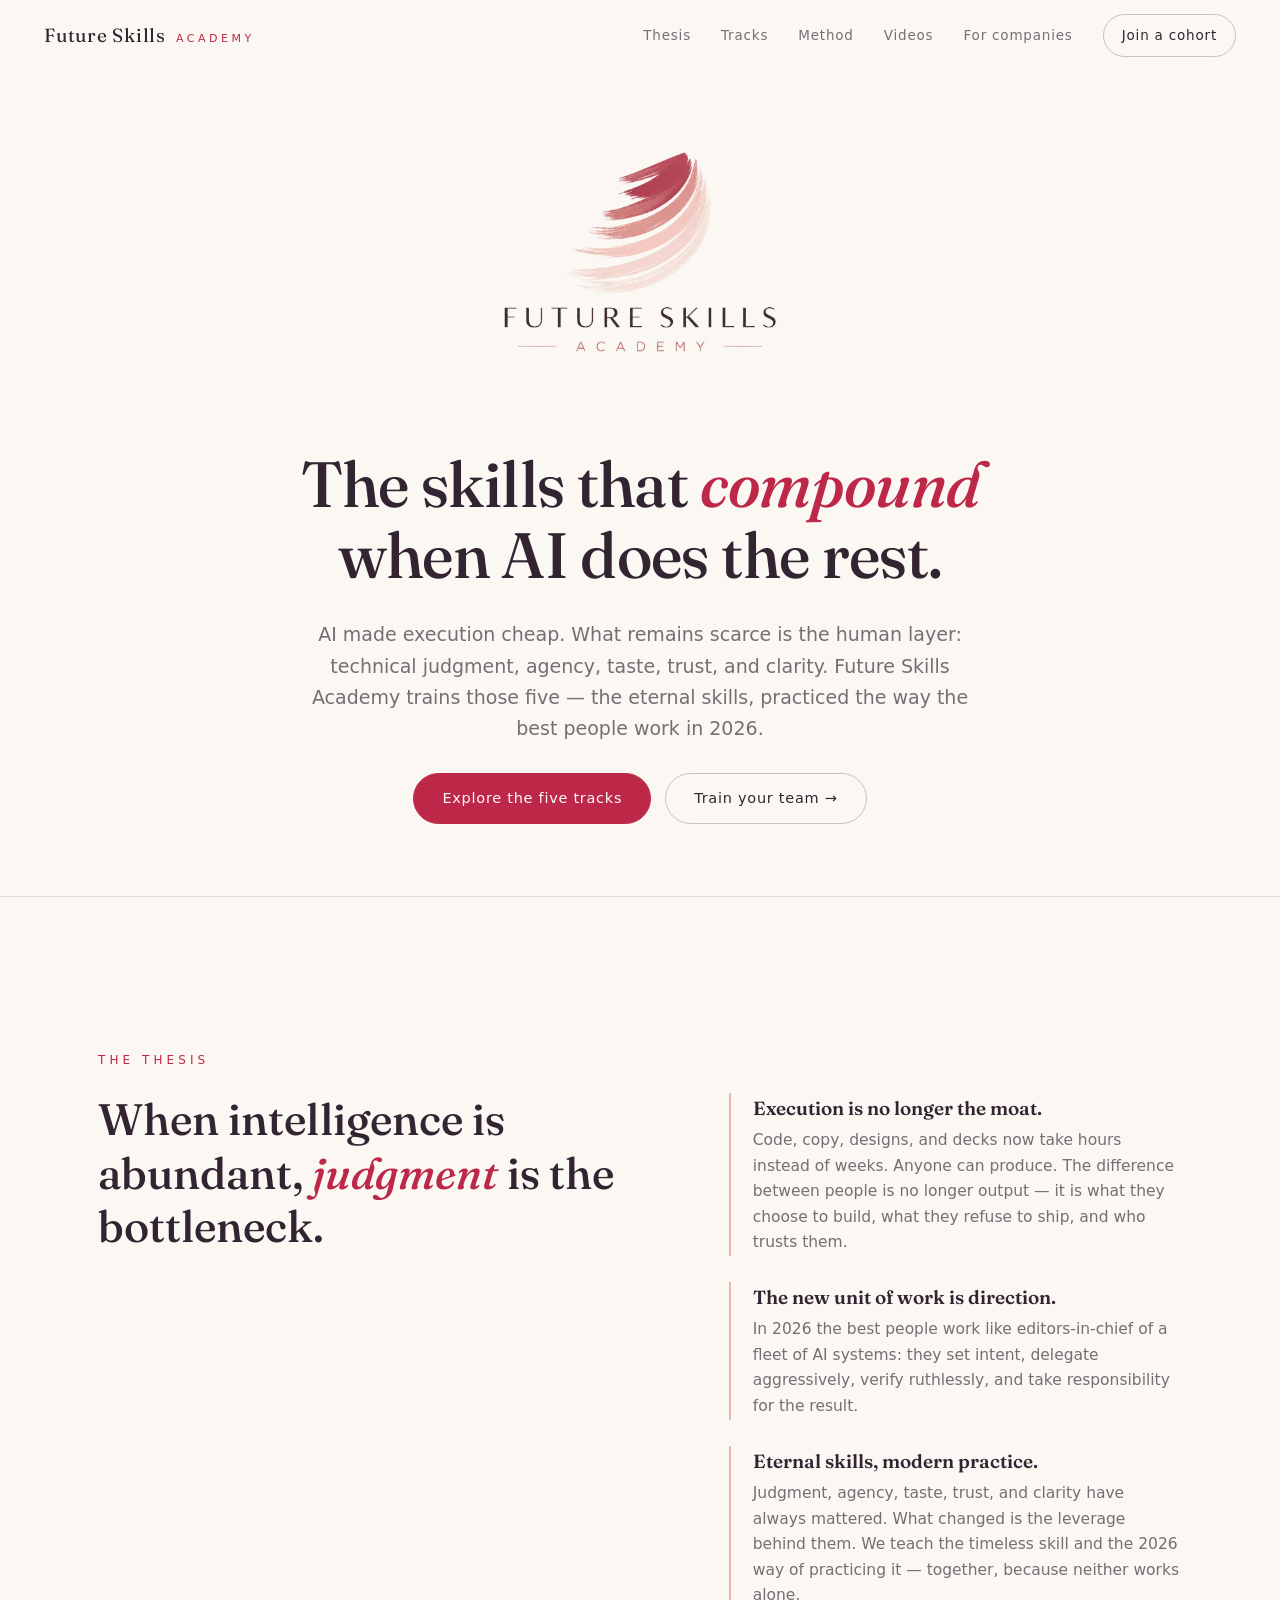
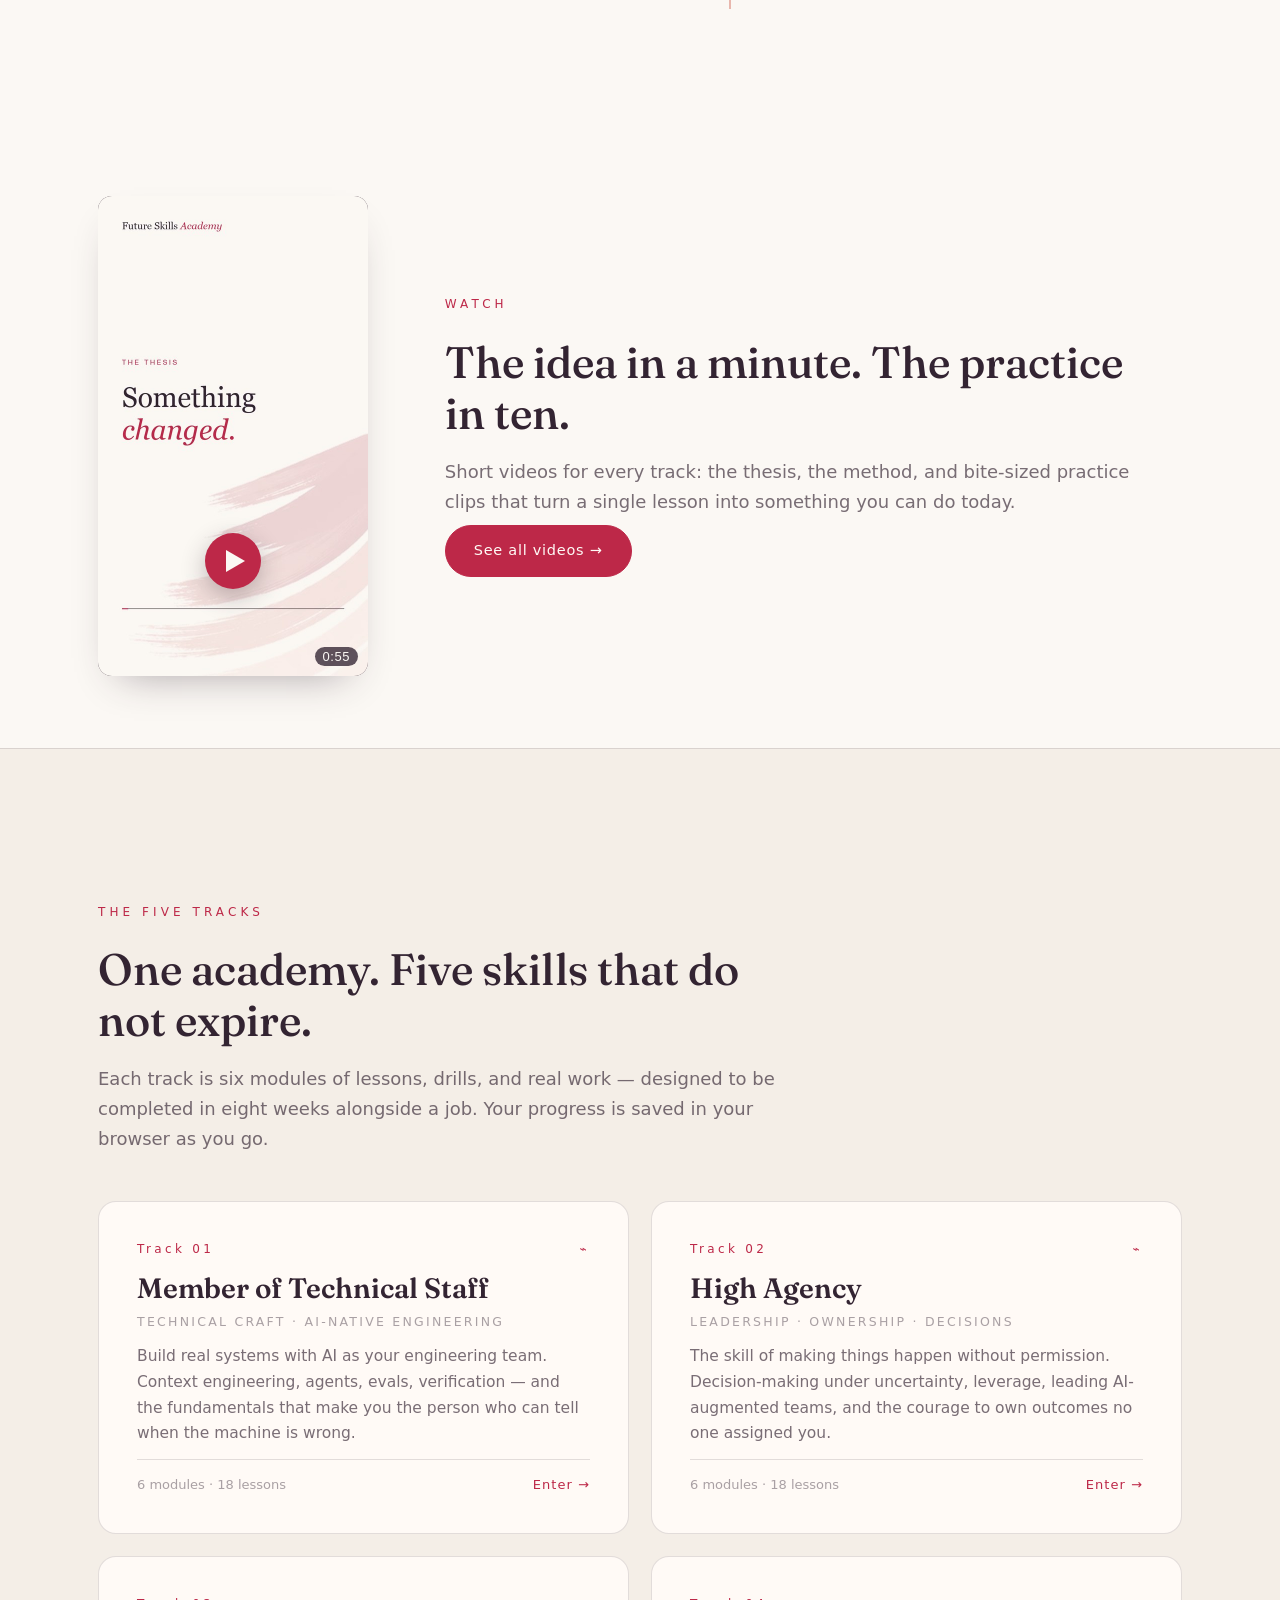
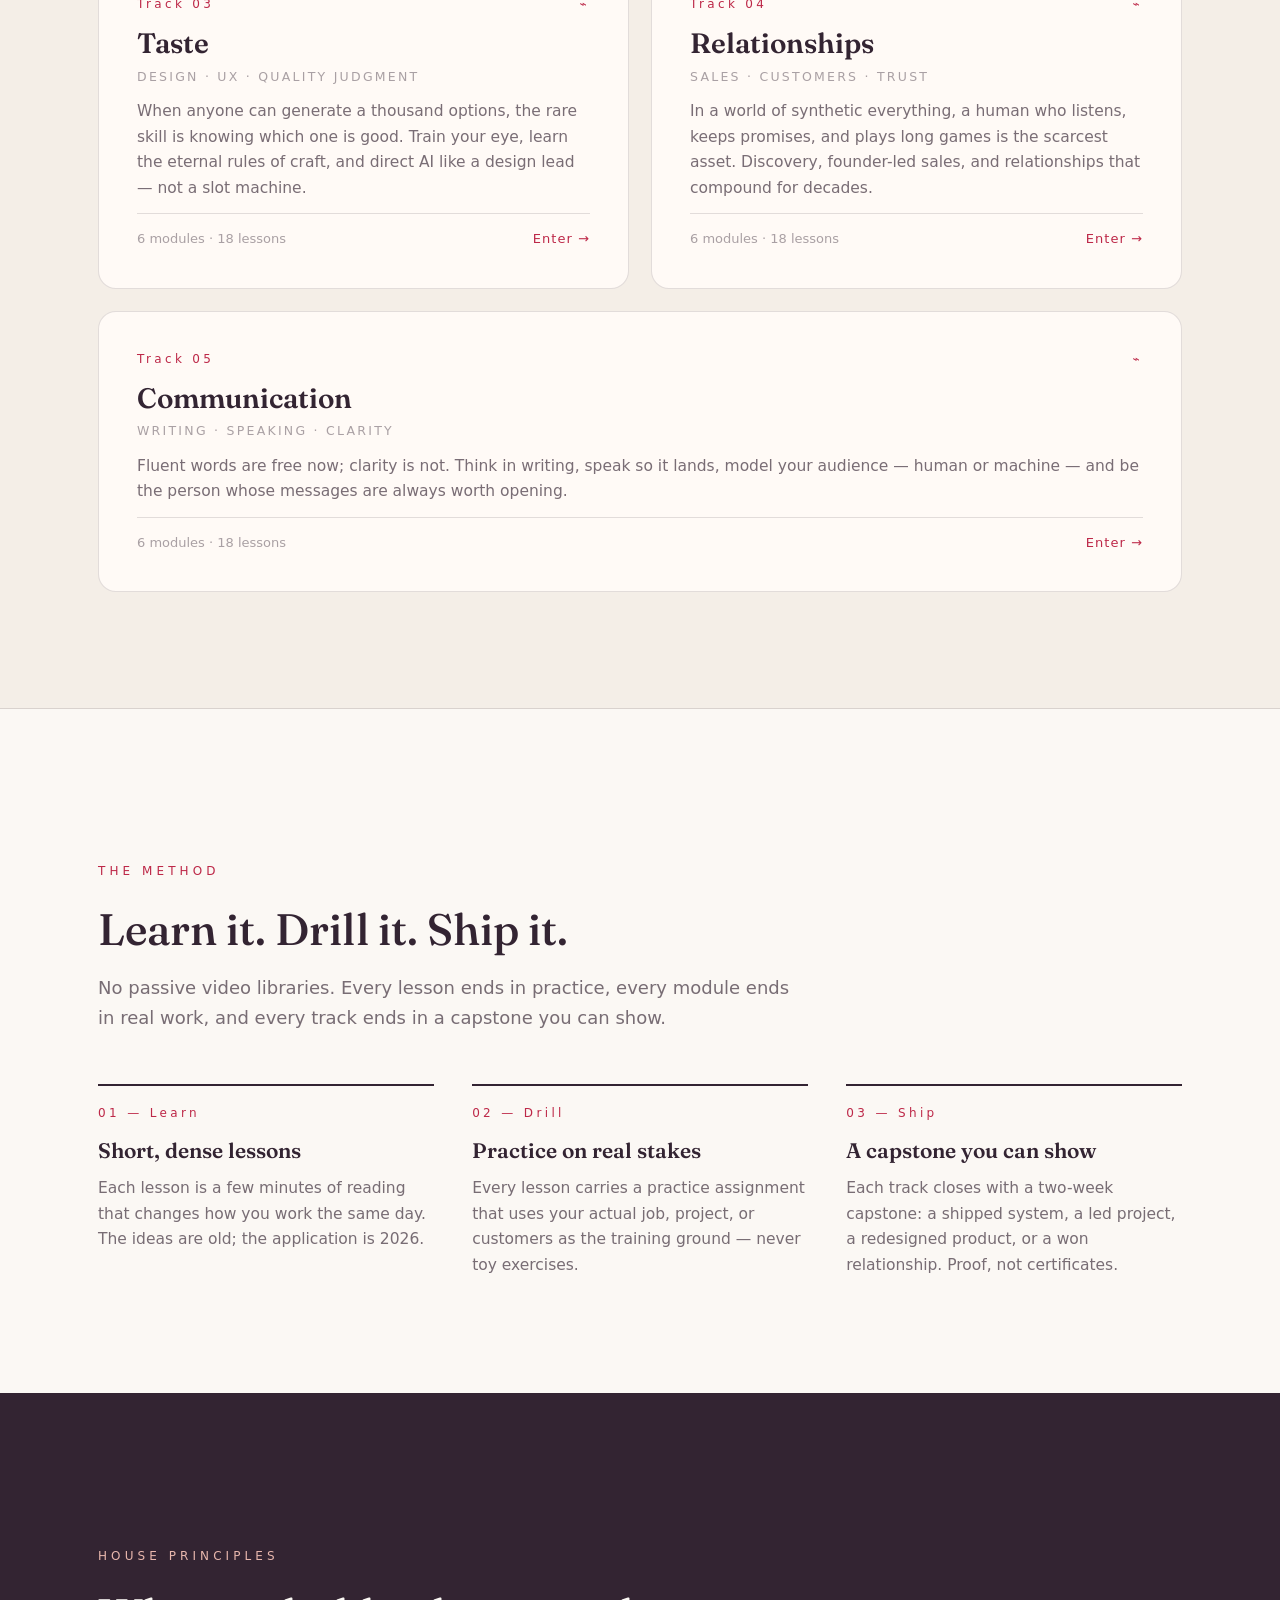
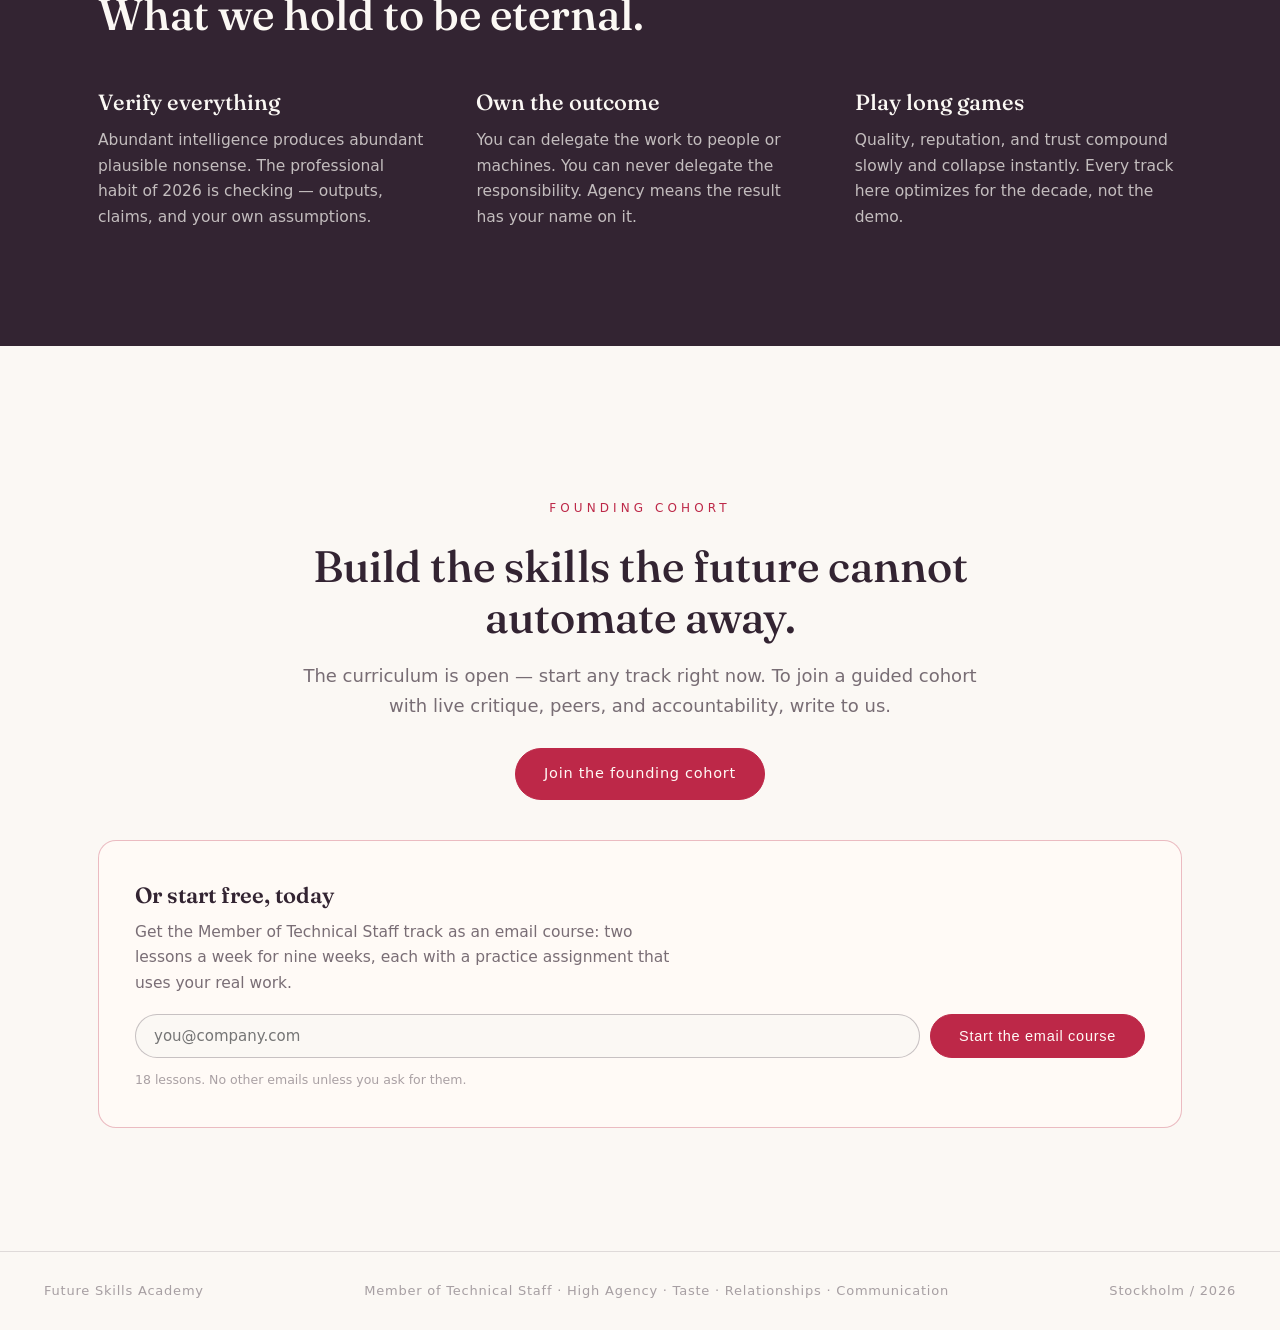
<file: index.html>
<!doctype html>
<html lang="en">
  <head>
    <meta charset="utf-8" />
    <meta name="viewport" content="width=device-width, initial-scale=1" />
    <meta
      name="description"
      content="Future Skills Academy teaches the five skills that compound in an AI-native world: technical craft, high agency, taste, relationships, and communication."
    />
    <title>Future Skills Academy — The skills that compound in 2026</title>
    <link rel="canonical" href="https://futureskillsacademy.ai/" />
    <meta property="og:type" content="website" />
    <meta property="og:site_name" content="Future Skills Academy" />
    <meta property="og:url" content="https://futureskillsacademy.ai/" />
    <meta property="og:title" content="Future Skills Academy — The skills that compound in 2026" />
    <meta property="og:description" content="Future Skills Academy teaches the five skills that compound in an AI-native world: technical craft, high agency, taste, relationships, and communication." />
    <meta property="og:image" content="https://futureskillsacademy.ai/assets/og-image.png" />
    <meta property="og:image:width" content="1200" />
    <meta property="og:image:height" content="630" />
    <meta property="og:image:alt" content="Future Skills Academy — The skills that compound when AI does the rest." />
    <meta name="twitter:card" content="summary_large_image" />
    <meta name="twitter:title" content="Future Skills Academy — The skills that compound in 2026" />
    <meta name="twitter:description" content="Future Skills Academy teaches the five skills that compound in an AI-native world: technical craft, high agency, taste, relationships, and communication." />
    <meta name="twitter:image" content="https://futureskillsacademy.ai/assets/og-image.png" />
    <link
      rel="icon"
      href="data:image/svg+xml,%3Csvg xmlns='http://www.w3.org/2000/svg' viewBox='0 0 64 64'%3E%3Crect width='64' height='64' rx='32' fill='%23322432'/%3E%3Cpath d='M17 42C30 17 48 14 50 18C40 22 33 31 28 46' fill='none' stroke='%23c23c56' stroke-width='7' stroke-linecap='round'/%3E%3C/svg%3E"
    />
    <link rel="preconnect" href="https://fonts.googleapis.com" />
    <link rel="preconnect" href="https://fonts.gstatic.com" crossorigin />
    <link
      href="https://fonts.googleapis.com/css2?family=Fraunces:ital,wght@0,400;0,500;0,600;1,400;1,500&display=swap"
      rel="stylesheet"
    />
    <link rel="stylesheet" href="styles.css" />
  </head>
  <body>
    <header class="site-header" data-header>
      <a class="brand" href="https://futureskillsacademy.ai/">Future Skills <em>Academy</em></a>
      <nav class="site-nav" aria-label="Primary navigation">
        <a href="#thesis">Thesis</a>
        <a href="#tracks">Tracks</a>
        <a href="#method">Method</a>
        <a href="videos.html">Videos</a>
        <a href="for-companies.html">For companies</a>
        <a class="nav-cta" href="#join">Join a cohort</a>
      </nav>
    </header>

    <main>
      <section class="hero wrap">
        <img
          class="hero-logo reveal"
          src="assets/future-skills-logo-transparent.png"
          alt="Future Skills Academy logo — a rose and carmine brush stroke"
        />
        <h1 class="reveal">The skills that <span class="accent">compound</span> when AI does the rest.</h1>
        <p class="hero-lede reveal">
          AI made execution cheap. What remains scarce is the human layer: technical judgment, agency,
          taste, trust, and clarity. Future Skills Academy trains those five — the eternal skills,
          practiced the way the best people work in 2026.
        </p>
        <div class="hero-actions reveal">
          <a class="btn" href="#tracks">Explore the five tracks</a>
          <a class="btn ghost" href="for-companies.html">Train your team →</a>
        </div>
      </section>

      <hr class="rule" />

      <section class="thesis wrap" id="thesis">
        <p class="section-note reveal">The thesis</p>
        <div class="thesis-grid">
          <blockquote class="reveal">
            When intelligence is abundant, <span class="accent">judgment</span> is the bottleneck.
          </blockquote>
          <ul class="thesis-points">
            <li class="reveal">
              <strong>Execution is no longer the moat.</strong>
              <p>
                Code, copy, designs, and decks now take hours instead of weeks. Anyone can produce.
                The difference between people is no longer output — it is what they choose to build,
                what they refuse to ship, and who trusts them.
              </p>
            </li>
            <li class="reveal">
              <strong>The new unit of work is direction.</strong>
              <p>
                In 2026 the best people work like editors-in-chief of a fleet of AI systems: they set
                intent, delegate aggressively, verify ruthlessly, and take responsibility for the result.
              </p>
            </li>
            <li class="reveal">
              <strong>Eternal skills, modern practice.</strong>
              <p>
                Judgment, agency, taste, trust, and clarity have always mattered. What changed is the
                leverage behind them. We teach the timeless skill and the 2026 way of practicing it —
                together, because neither works alone.
              </p>
            </li>
          </ul>
        </div>
      </section>

<!-- watch:start -->
      <section class="watch wrap" id="watch">
        <div class="watch-grid">
          <div class="reveal">
            <div class="video-frame" data-video="assets/video/01-judgment-is-the-bottleneck.mp4" data-slug="01-judgment-is-the-bottleneck" data-yt="_YkAbWHgTes"><button class="video-play" type="button" aria-label="Play: When intelligence is abundant, judgment is the bottleneck (55 seconds)"><img src="assets/video/01-judgment-is-the-bottleneck.jpg" alt="" loading="lazy" width="270" height="480" /><span class="video-play-icon" aria-hidden="true"></span><span class="video-dur">0:55</span></button></div>
          </div>
          <div>
            <p class="section-note reveal">Watch</p>
            <h2 class="section-title reveal">The idea in a minute. The practice in ten.</h2>
            <p class="section-lede reveal">
              Short videos for every track: the thesis, the method, and bite-sized practice clips
              that turn a single lesson into something you can do today.
            </p>
            <a class="btn reveal" href="videos.html">See all videos →</a>
          </div>
        </div>
      </section>
      <!-- watch:end -->

      <section class="pillars" id="tracks">
        <div class="wrap">
          <p class="section-note reveal">The five tracks</p>
          <h2 class="section-title reveal">One academy. Five skills that do not expire.</h2>
          <p class="section-lede reveal">
            Each track is six modules of lessons, drills, and real work — designed to be completed in
            eight weeks alongside a job. Your progress is saved in your browser as you go.
          </p>

          <div class="pillar-grid">
            <a class="pillar reveal" href="tracks/member-of-technical-staff.html">
              <span class="pillar-no">Track 01 <span aria-hidden="true">⌁</span></span>
              <h3>Member of Technical Staff</h3>
              <p class="pillar-domain">Technical craft · AI-native engineering</p>
              <p class="pillar-desc">
                Build real systems with AI as your engineering team. Context engineering, agents,
                evals, verification — and the fundamentals that make you the person who can tell
                when the machine is wrong.
              </p>
              <div class="pillar-meta">
                <span class="pillar-progress" data-track-progress="mts" data-track-total="18">6 modules · 18 lessons</span>
                <span class="go">Enter →</span>
              </div>
            </a>

            <a class="pillar reveal" href="tracks/high-agency.html">
              <span class="pillar-no">Track 02 <span aria-hidden="true">⌁</span></span>
              <h3>High Agency</h3>
              <p class="pillar-domain">Leadership · Ownership · Decisions</p>
              <p class="pillar-desc">
                The skill of making things happen without permission. Decision-making under
                uncertainty, leverage, leading AI-augmented teams, and the courage to own outcomes
                no one assigned you.
              </p>
              <div class="pillar-meta">
                <span class="pillar-progress" data-track-progress="agency" data-track-total="18">6 modules · 18 lessons</span>
                <span class="go">Enter →</span>
              </div>
            </a>

            <a class="pillar reveal" href="tracks/taste.html">
              <span class="pillar-no">Track 03 <span aria-hidden="true">⌁</span></span>
              <h3>Taste</h3>
              <p class="pillar-domain">Design · UX · Quality judgment</p>
              <p class="pillar-desc">
                When anyone can generate a thousand options, the rare skill is knowing which one is
                good. Train your eye, learn the eternal rules of craft, and direct AI like a design
                lead — not a slot machine.
              </p>
              <div class="pillar-meta">
                <span class="pillar-progress" data-track-progress="taste" data-track-total="18">6 modules · 18 lessons</span>
                <span class="go">Enter →</span>
              </div>
            </a>

            <a class="pillar reveal" href="tracks/relationships.html">
              <span class="pillar-no">Track 04 <span aria-hidden="true">⌁</span></span>
              <h3>Relationships</h3>
              <p class="pillar-domain">Sales · Customers · Trust</p>
              <p class="pillar-desc">
                In a world of synthetic everything, a human who listens, keeps promises, and plays
                long games is the scarcest asset. Discovery, founder-led sales, and relationships
                that compound for decades.
              </p>
              <div class="pillar-meta">
                <span class="pillar-progress" data-track-progress="rel" data-track-total="18">6 modules · 18 lessons</span>
                <span class="go">Enter →</span>
              </div>
            </a>

            <a class="pillar reveal" href="tracks/communication.html">
              <span class="pillar-no">Track 05 <span aria-hidden="true">⌁</span></span>
              <h3>Communication</h3>
              <p class="pillar-domain">Writing · Speaking · Clarity</p>
              <p class="pillar-desc">
                Fluent words are free now; clarity is not. Think in writing, speak so it lands,
                model your audience — human or machine — and be the person whose messages are
                always worth opening.
              </p>
              <div class="pillar-meta">
                <span class="pillar-progress" data-track-progress="comm" data-track-total="18">6 modules · 18 lessons</span>
                <span class="go">Enter →</span>
              </div>
            </a>
          </div>
        </div>
      </section>

      <section class="method wrap" id="method">
        <p class="section-note reveal">The method</p>
        <h2 class="section-title reveal">Learn it. Drill it. Ship it.</h2>
        <p class="section-lede reveal">
          No passive video libraries. Every lesson ends in practice, every module ends in real work,
          and every track ends in a capstone you can show.
        </p>
        <div class="method-grid">
          <div class="method-step reveal">
            <span>01 — Learn</span>
            <h3>Short, dense lessons</h3>
            <p>
              Each lesson is a few minutes of reading that changes how you work the same day. The
              ideas are old; the application is 2026.
            </p>
          </div>
          <div class="method-step reveal">
            <span>02 — Drill</span>
            <h3>Practice on real stakes</h3>
            <p>
              Every lesson carries a practice assignment that uses your actual job, project, or
              customers as the training ground — never toy exercises.
            </p>
          </div>
          <div class="method-step reveal">
            <span>03 — Ship</span>
            <h3>A capstone you can show</h3>
            <p>
              Each track closes with a two-week capstone: a shipped system, a led project, a
              redesigned product, or a won relationship. Proof, not certificates.
            </p>
          </div>
        </div>
      </section>

      <section class="principles">
        <div class="wrap">
          <p class="section-note reveal">House principles</p>
          <h2 class="section-title reveal">What we hold to be eternal.</h2>
          <div class="principle-grid">
            <div class="principle reveal">
              <h3>Verify everything</h3>
              <p>
                Abundant intelligence produces abundant plausible nonsense. The professional habit
                of 2026 is checking — outputs, claims, and your own assumptions.
              </p>
            </div>
            <div class="principle reveal">
              <h3>Own the outcome</h3>
              <p>
                You can delegate the work to people or machines. You can never delegate the
                responsibility. Agency means the result has your name on it.
              </p>
            </div>
            <div class="principle reveal">
              <h3>Play long games</h3>
              <p>
                Quality, reputation, and trust compound slowly and collapse instantly. Every track
                here optimizes for the decade, not the demo.
              </p>
            </div>
          </div>
        </div>
      </section>

      <section class="cta wrap" id="join">
        <p class="section-note reveal">Founding cohort</p>
        <h2 class="section-title reveal">Build the skills the future cannot automate away.</h2>
        <p class="section-lede reveal">
          The curriculum is open — start any track right now. To join a guided cohort with live
          critique, peers, and accountability, write to us.
        </p>
        <a
          class="btn reveal"
          href="mailto:hello@futureskillsacademy.ai?subject=Future%20Skills%20Academy%20founding%20cohort"
          >Join the founding cohort</a
        >

        <div class="email-capture reveal" data-email-capture style="margin-top: 40px; text-align: left">
          <h3>Or start free, today</h3>
          <p>
            Get the Member of Technical Staff track as an email course: two lessons a week for nine
            weeks, each with a practice assignment that uses your real work.
          </p>
          <form class="email-capture-form">
            <input
              type="email"
              name="email_address"
              required
              placeholder="you@company.com"
              aria-label="Email address"
            />
            <button class="btn" type="submit">Start the email course</button>
          </form>
          <p class="email-capture-note">18 lessons. No other emails unless you ask for them.</p>
        </div>
      </section>
    </main>

    <footer>
      <span>Future Skills Academy</span>
      <span>Member of Technical Staff · High Agency · Taste · Relationships · Communication</span>
      <span>Stockholm / 2026</span>
    </footer>

    <script data-goatcounter="https://futureskillsacademy.goatcounter.com/count" async src="https://gc.zgo.at/count.js"></script>
    <script src="script.js"></script>
  </body>
</html>
</file>
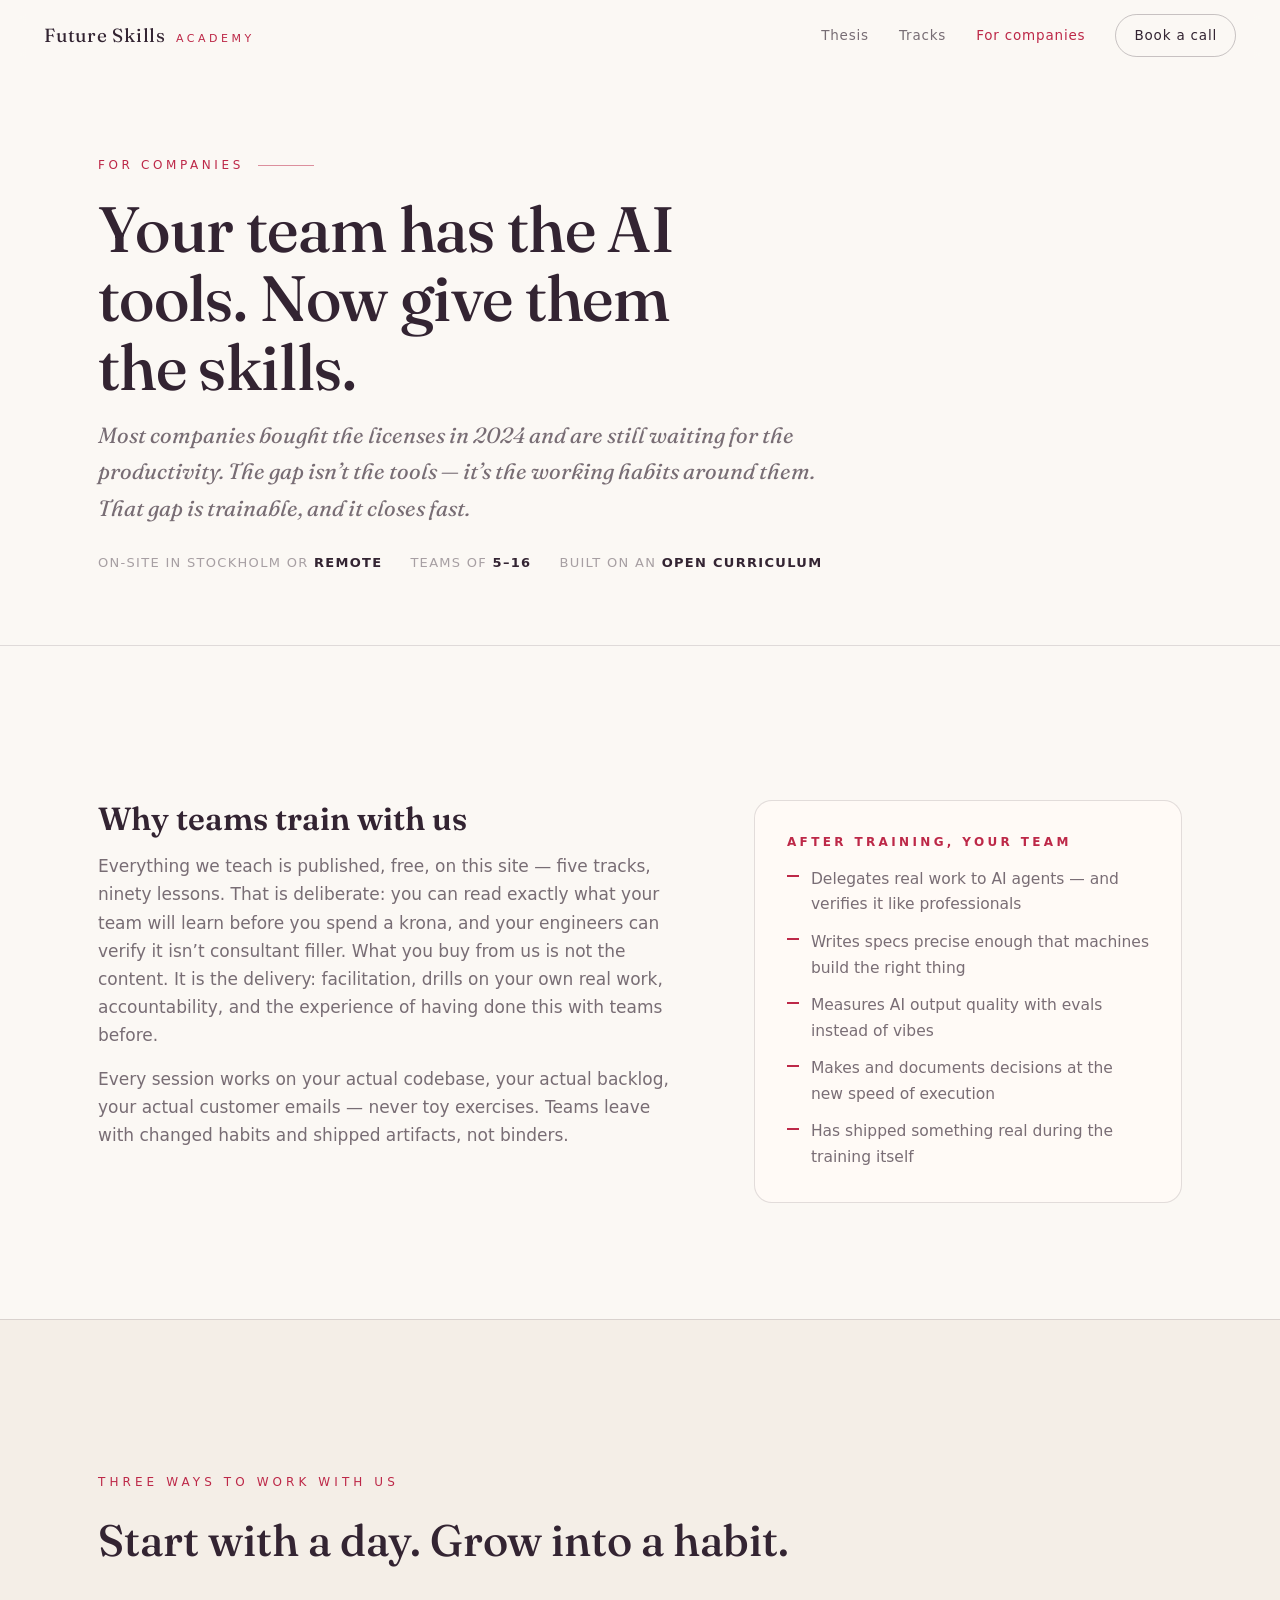
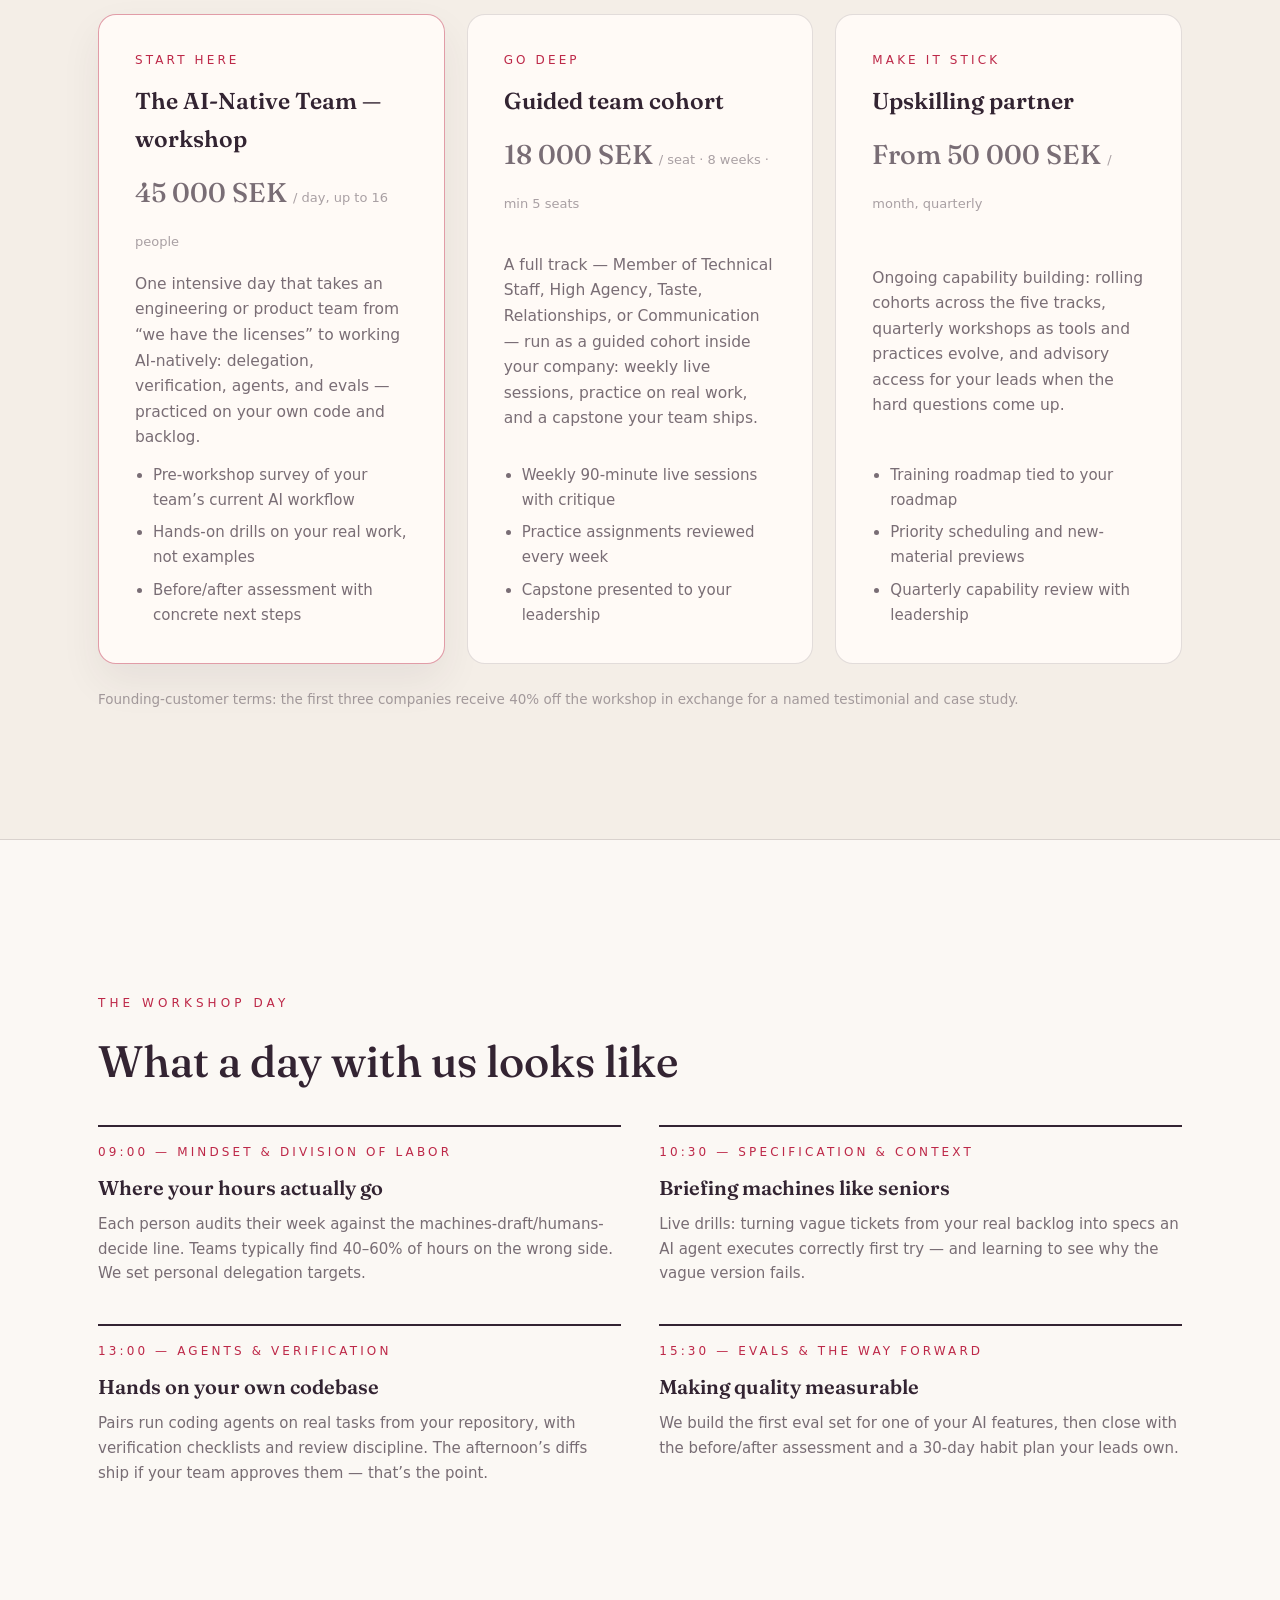
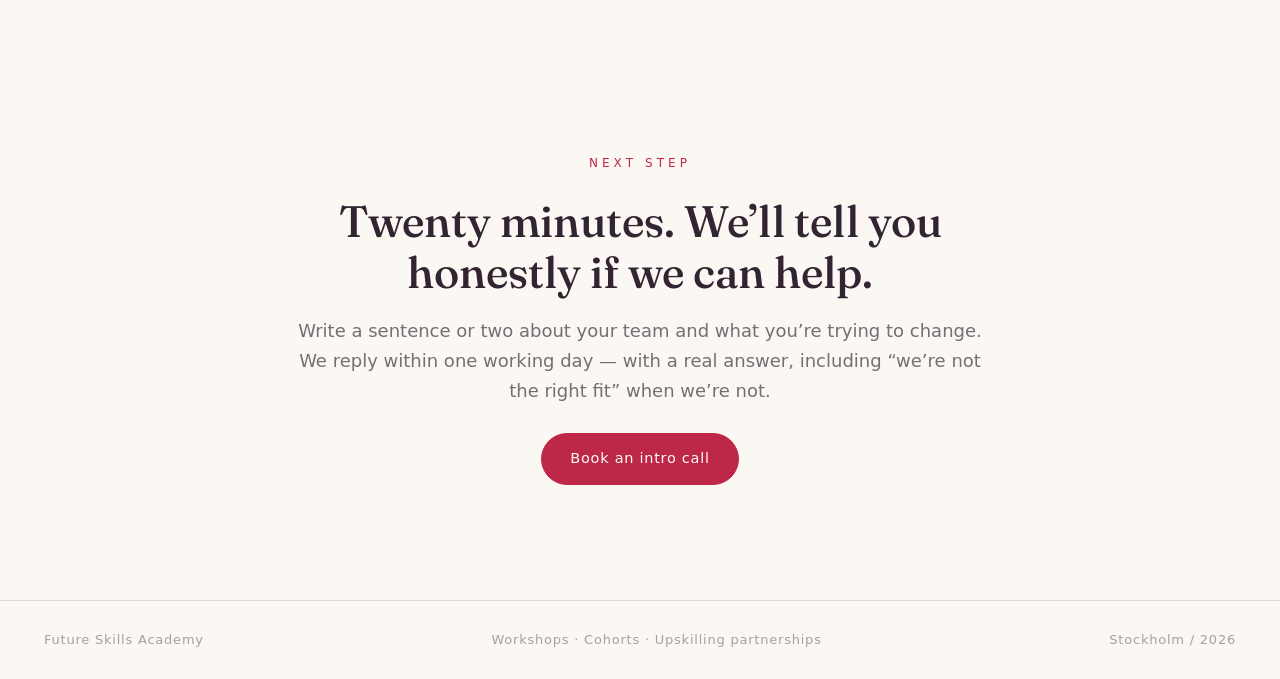
<file: for-companies.html>
<!doctype html>
<html lang="en">
  <head>
    <meta charset="utf-8" />
    <meta name="viewport" content="width=device-width, initial-scale=1" />
    <meta
      name="description"
      content="Train your team for the AI-native era. Workshops, guided cohorts, and upskilling partnerships from Future Skills Academy — built on an open curriculum your team can verify before you buy."
    />
    <title>Train your team — Future Skills Academy</title>
    <link rel="canonical" href="https://futureskillsacademy.ai/for-companies.html" />
    <meta property="og:type" content="website" />
    <meta property="og:site_name" content="Future Skills Academy" />
    <meta property="og:url" content="https://futureskillsacademy.ai/for-companies.html" />
    <meta property="og:title" content="Train your team — Future Skills Academy" />
    <meta property="og:description" content="Workshops, guided cohorts, and upskilling partnerships for the AI-native era — built on an open curriculum your team can verify before you buy." />
    <meta property="og:image" content="https://futureskillsacademy.ai/assets/og-image.png" />
    <meta property="og:image:width" content="1200" />
    <meta property="og:image:height" content="630" />
    <meta property="og:image:alt" content="Future Skills Academy — The skills that compound when AI does the rest." />
    <meta name="twitter:card" content="summary_large_image" />
    <meta name="twitter:title" content="Train your team — Future Skills Academy" />
    <meta name="twitter:description" content="Workshops, guided cohorts, and upskilling partnerships for the AI-native era." />
    <meta name="twitter:image" content="https://futureskillsacademy.ai/assets/og-image.png" />
    <link
      rel="icon"
      href="data:image/svg+xml,%3Csvg xmlns='http://www.w3.org/2000/svg' viewBox='0 0 64 64'%3E%3Crect width='64' height='64' rx='32' fill='%23322432'/%3E%3Cpath d='M17 42C30 17 48 14 50 18C40 22 33 31 28 46' fill='none' stroke='%23c23c56' stroke-width='7' stroke-linecap='round'/%3E%3C/svg%3E"
    />
    <link rel="preconnect" href="https://fonts.googleapis.com" />
    <link rel="preconnect" href="https://fonts.gstatic.com" crossorigin />
    <link
      href="https://fonts.googleapis.com/css2?family=Fraunces:ital,wght@0,400;0,500;0,600;1,400;1,500&display=swap"
      rel="stylesheet"
    />
    <link rel="stylesheet" href="styles.css" />
  </head>
  <body>
    <header class="site-header" data-header>
      <a class="brand" href="https://futureskillsacademy.ai/">Future Skills <em>Academy</em></a>
      <nav class="site-nav" aria-label="Primary navigation">
        <a href="index.html#thesis">Thesis</a>
        <a href="index.html#tracks">Tracks</a>
        <a href="for-companies.html" aria-current="page">For companies</a>
        <a
          class="nav-cta"
          data-booking
          href="mailto:hello@futureskillsacademy.ai?subject=Team%20training%20inquiry"
          >Book a call</a
        >
      </nav>
    </header>

    <main>
      <section class="track-hero">
        <div class="wrap">
          <p class="track-kicker">For companies</p>
          <h1>Your team has the AI tools. Now give them the skills.</h1>
          <p class="track-epigraph">
            Most companies bought the licenses in 2024 and are still waiting for the productivity.
            The gap isn’t the tools — it’s the working habits around them. That gap is trainable,
            and it closes fast.
          </p>
          <div class="track-meta">
            <span>On-site in Stockholm or <strong>remote</strong></span>
            <span>Teams of <strong>5–16</strong></span>
            <span>Built on an <strong>open curriculum</strong></span>
          </div>
        </div>
      </section>

      <section class="wrap">
        <div class="track-intro-grid">
          <div class="reveal">
            <h2>Why teams train with us</h2>
            <p>
              Everything we teach is published, free, on this site — five tracks, ninety lessons.
              That is deliberate: you can read exactly what your team will learn before you spend a
              krona, and your engineers can verify it isn’t consultant filler. What you buy from us
              is not the content. It is the delivery: facilitation, drills on your own real work,
              accountability, and the experience of having done this with teams before.
            </p>
            <p>
              Every session works on your actual codebase, your actual backlog, your actual
              customer emails — never toy exercises. Teams leave with changed habits and shipped
              artifacts, not binders.
            </p>
          </div>
          <aside class="outcomes reveal">
            <h3>After training, your team</h3>
            <ul>
              <li>Delegates real work to AI agents — and verifies it like professionals</li>
              <li>Writes specs precise enough that machines build the right thing</li>
              <li>Measures AI output quality with evals instead of vibes</li>
              <li>Makes and documents decisions at the new speed of execution</li>
              <li>Has shipped something real during the training itself</li>
            </ul>
          </aside>
        </div>
      </section>

      <section class="pillars">
        <div class="wrap">
          <p class="section-note reveal">Three ways to work with us</p>
          <h2 class="section-title reveal">Start with a day. Grow into a habit.</h2>
          <div class="offer-grid">
            <div class="offer is-featured reveal">
              <span class="offer-tag">Start here</span>
              <h3>The AI-Native Team — workshop</h3>
              <p class="offer-price">45 000 SEK <em>/ day, up to 16 people</em></p>
              <p>
                One intensive day that takes an engineering or product team from “we have the
                licenses” to working AI-natively: delegation, verification, agents, and evals —
                practiced on your own code and backlog.
              </p>
              <ul>
                <li>Pre-workshop survey of your team’s current AI workflow</li>
                <li>Hands-on drills on your real work, not examples</li>
                <li>Before/after assessment with concrete next steps</li>
              </ul>
            </div>
            <div class="offer reveal">
              <span class="offer-tag">Go deep</span>
              <h3>Guided team cohort</h3>
              <p class="offer-price">18 000 SEK <em>/ seat · 8 weeks · min 5 seats</em></p>
              <p>
                A full track — Member of Technical Staff, High Agency, Taste, Relationships, or
                Communication — run as a guided cohort inside your company: weekly live sessions,
                practice on real work, and a capstone your team ships.
              </p>
              <ul>
                <li>Weekly 90-minute live sessions with critique</li>
                <li>Practice assignments reviewed every week</li>
                <li>Capstone presented to your leadership</li>
              </ul>
            </div>
            <div class="offer reveal">
              <span class="offer-tag">Make it stick</span>
              <h3>Upskilling partner</h3>
              <p class="offer-price">From 50 000 SEK <em>/ month, quarterly</em></p>
              <p>
                Ongoing capability building: rolling cohorts across the five tracks, quarterly
                workshops as tools and practices evolve, and advisory access for your leads when
                the hard questions come up.
              </p>
              <ul>
                <li>Training roadmap tied to your roadmap</li>
                <li>Priority scheduling and new-material previews</li>
                <li>Quarterly capability review with leadership</li>
              </ul>
            </div>
          </div>
          <p class="quiet-note" style="margin-top: 24px; color: var(--plum-faint); font-size: 13.5px">
            Founding-customer terms: the first three companies receive 40% off the workshop in
            exchange for a named testimonial and case study.
          </p>
        </div>
      </section>

      <section class="wrap">
        <p class="section-note reveal">The workshop day</p>
        <h2 class="section-title reveal">What a day with us looks like</h2>
        <div class="agenda">
          <div class="agenda-block reveal">
            <span>09:00 — Mindset &amp; division of labor</span>
            <h3>Where your hours actually go</h3>
            <p>
              Each person audits their week against the machines-draft/humans-decide line. Teams
              typically find 40–60% of hours on the wrong side. We set personal delegation targets.
            </p>
          </div>
          <div class="agenda-block reveal">
            <span>10:30 — Specification &amp; context</span>
            <h3>Briefing machines like seniors</h3>
            <p>
              Live drills: turning vague tickets from your real backlog into specs an AI agent
              executes correctly first try — and learning to see why the vague version fails.
            </p>
          </div>
          <div class="agenda-block reveal">
            <span>13:00 — Agents &amp; verification</span>
            <h3>Hands on your own codebase</h3>
            <p>
              Pairs run coding agents on real tasks from your repository, with verification
              checklists and review discipline. The afternoon’s diffs ship if your team approves
              them — that’s the point.
            </p>
          </div>
          <div class="agenda-block reveal">
            <span>15:30 — Evals &amp; the way forward</span>
            <h3>Making quality measurable</h3>
            <p>
              We build the first eval set for one of your AI features, then close with the
              before/after assessment and a 30-day habit plan your leads own.
            </p>
          </div>
        </div>
      </section>

      <section class="cta wrap" id="book">
        <p class="section-note reveal">Next step</p>
        <h2 class="section-title reveal">Twenty minutes. We’ll tell you honestly if we can help.</h2>
        <p class="section-lede reveal">
          Write a sentence or two about your team and what you’re trying to change. We reply within
          one working day — with a real answer, including “we’re not the right fit” when we’re not.
        </p>
        <a
          class="btn reveal"
          data-booking
          href="mailto:hello@futureskillsacademy.ai?subject=Team%20training%20inquiry"
          >Book an intro call</a
        >
      </section>
    </main>

    <footer>
      <span>Future Skills Academy</span>
      <span>Workshops · Cohorts · Upskilling partnerships</span>
      <span>Stockholm / 2026</span>
    </footer>

    <script data-goatcounter="https://futureskillsacademy.goatcounter.com/count" async src="https://gc.zgo.at/count.js"></script>
    <script src="script.js"></script>
  </body>
</html>
</file>
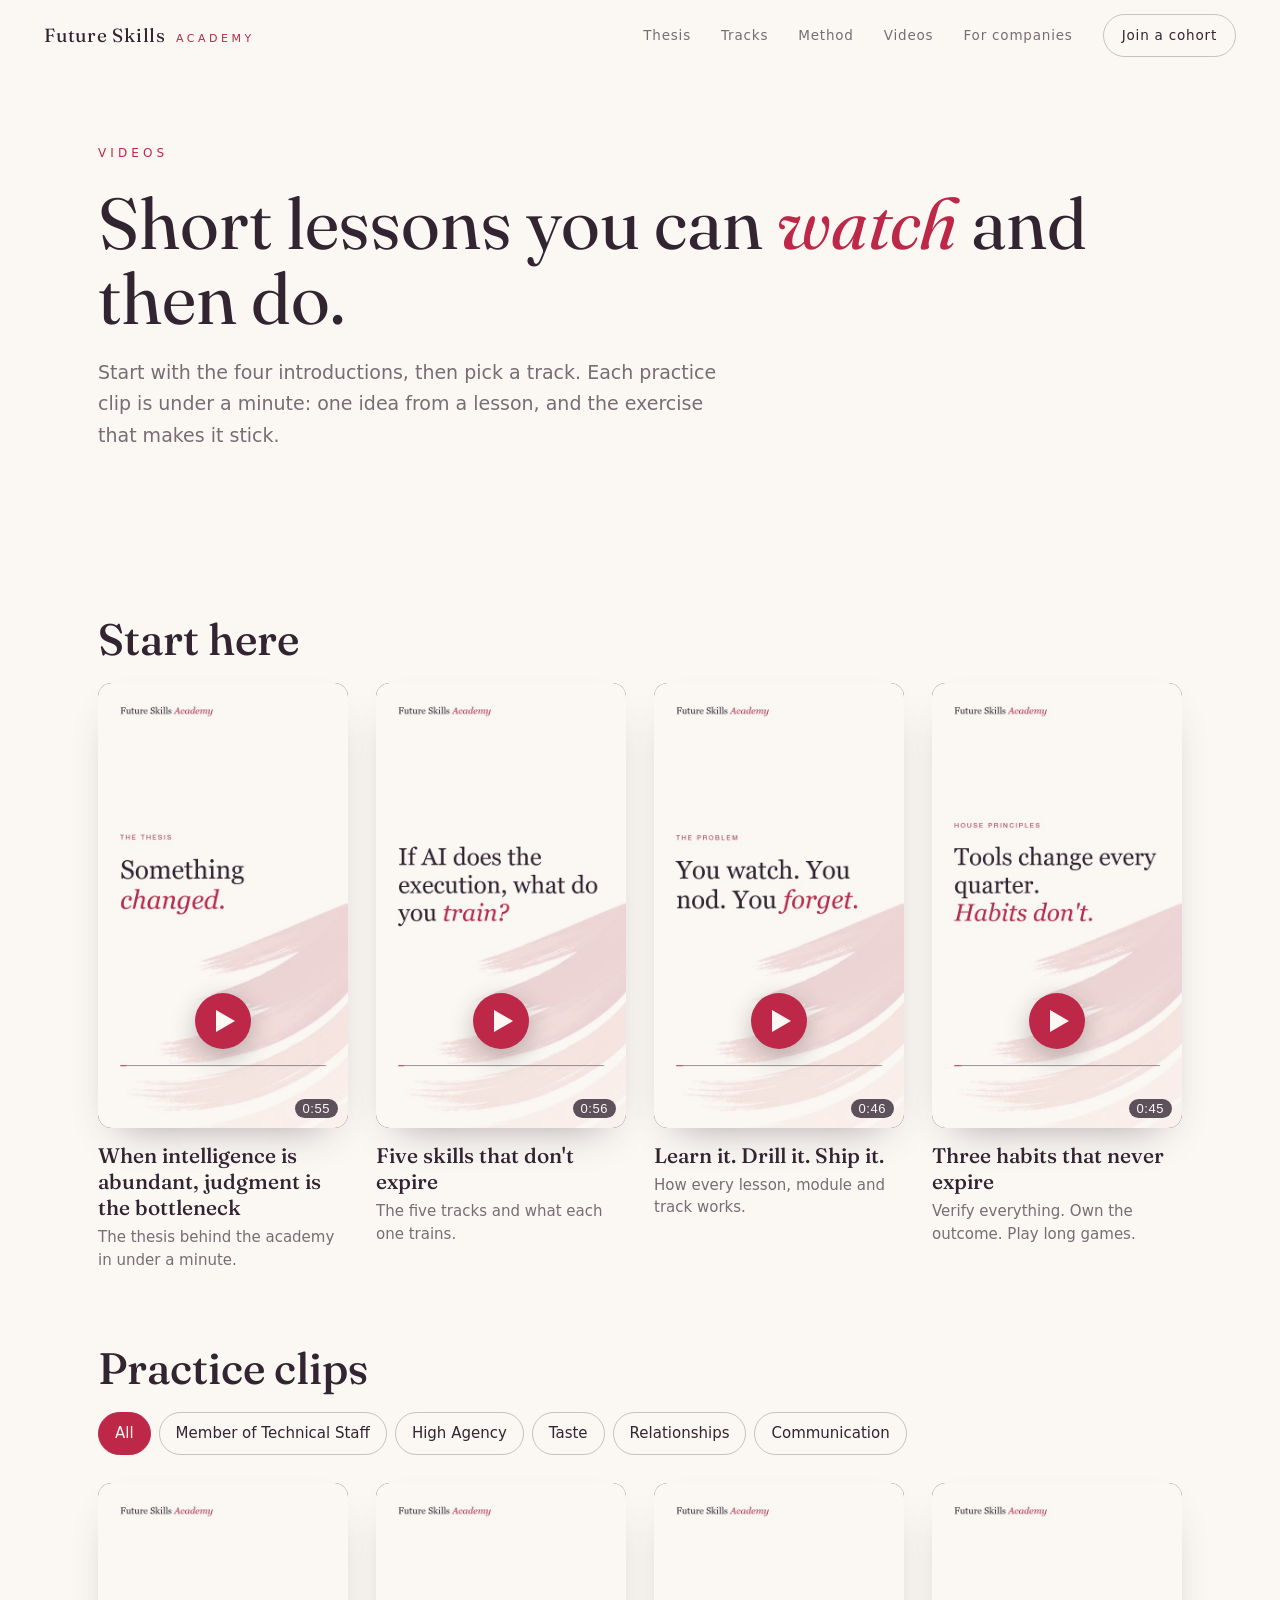
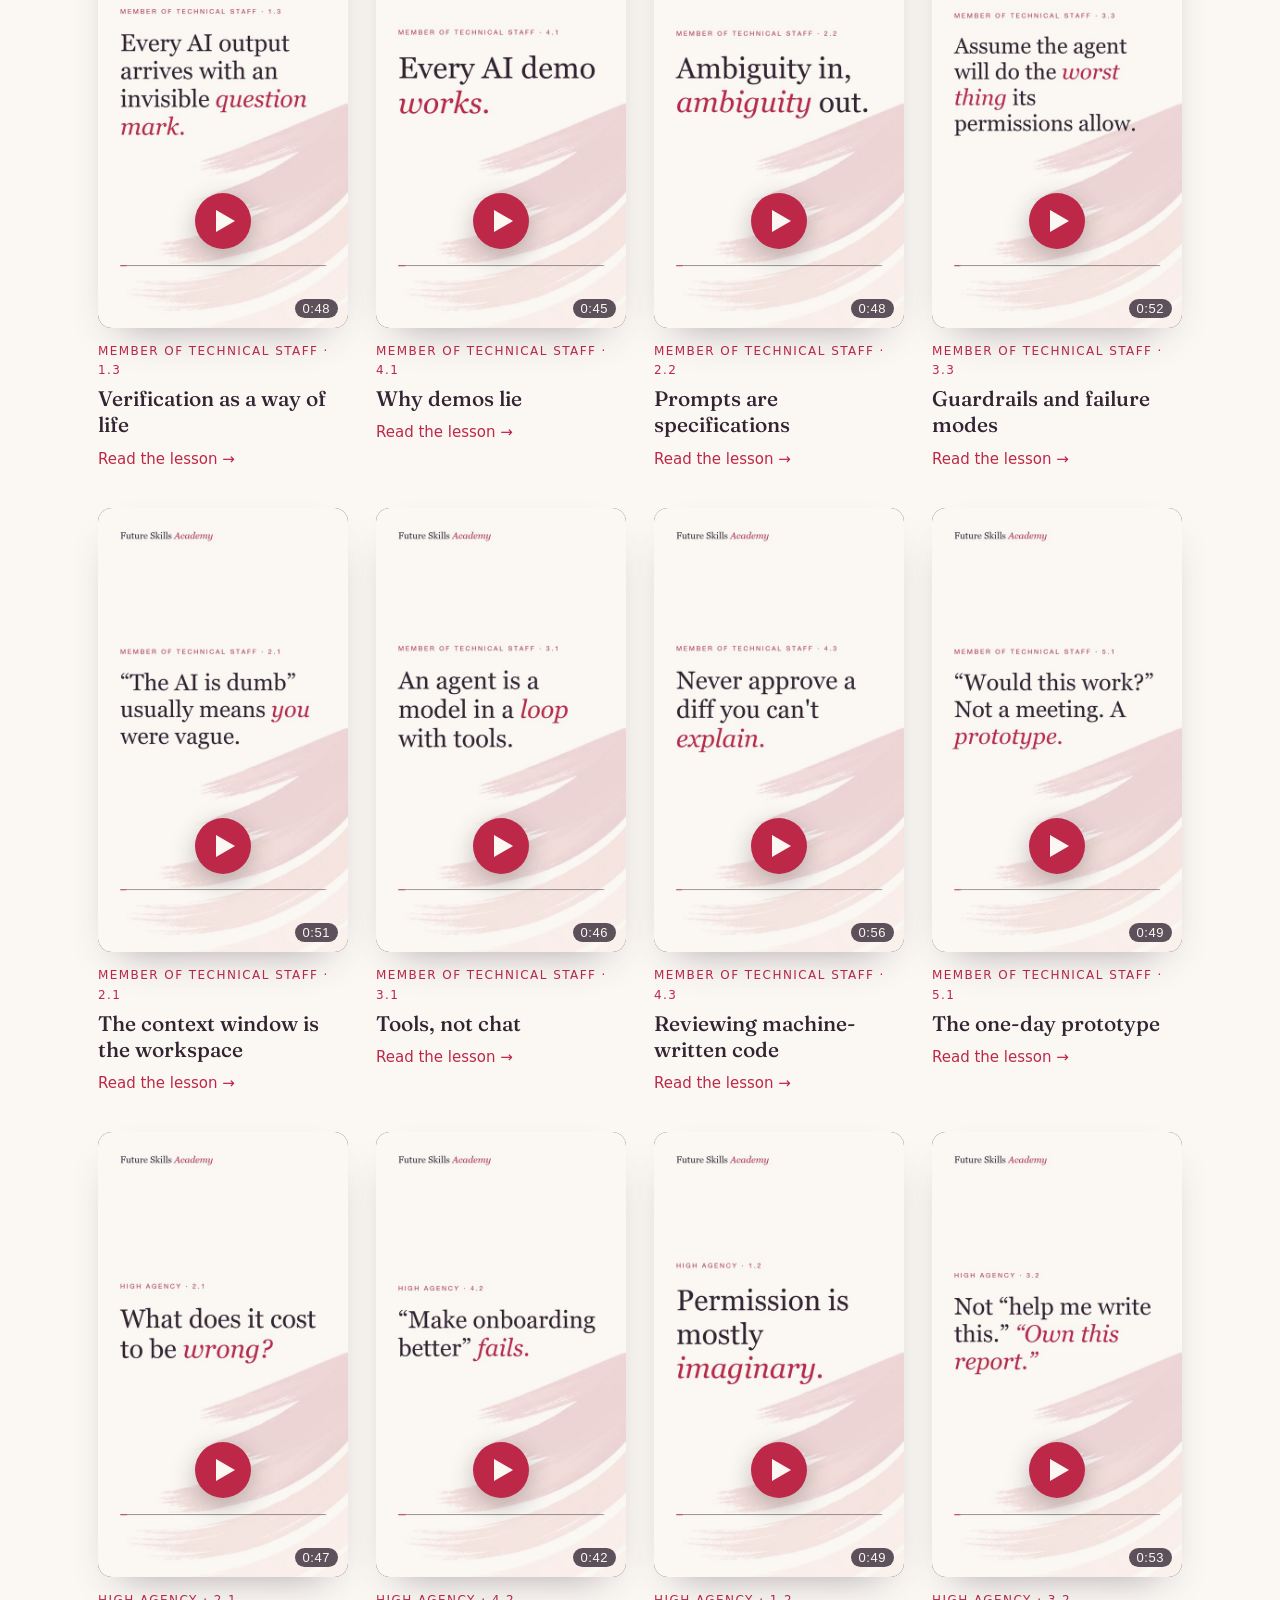
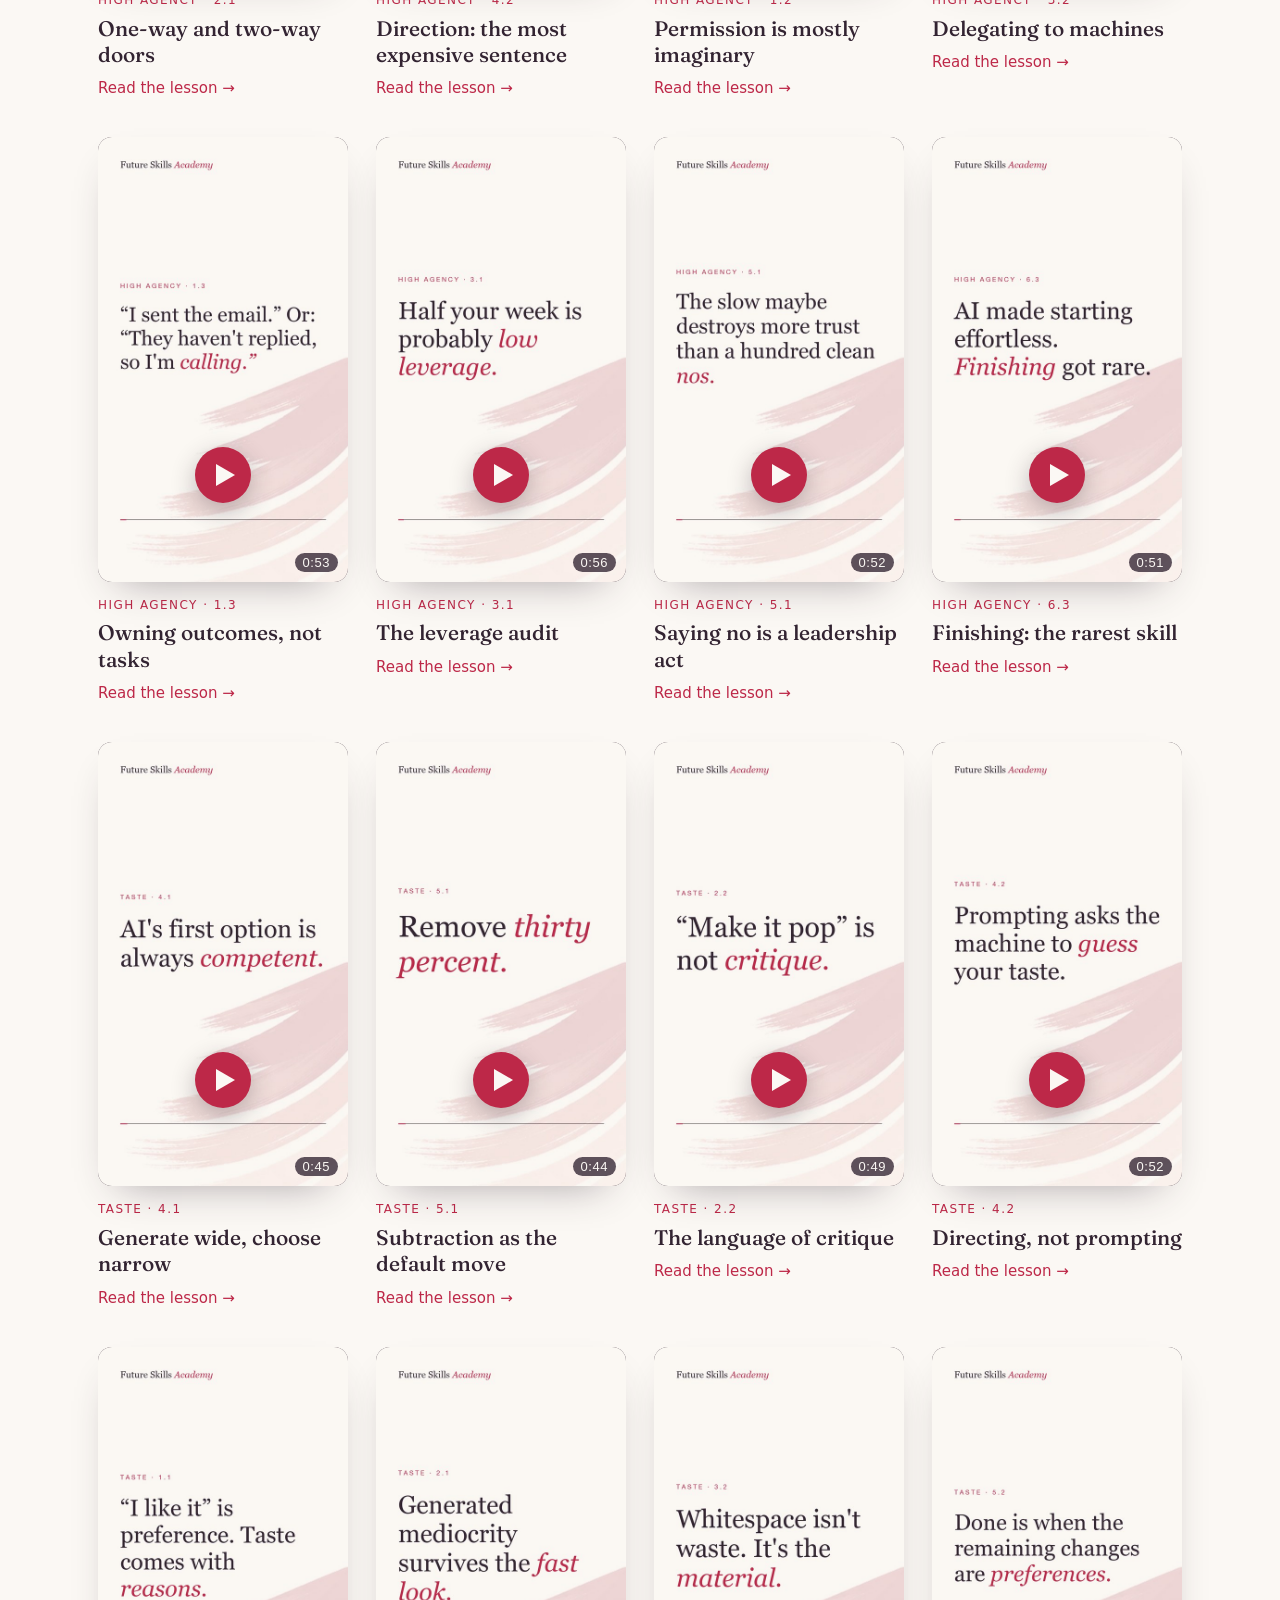
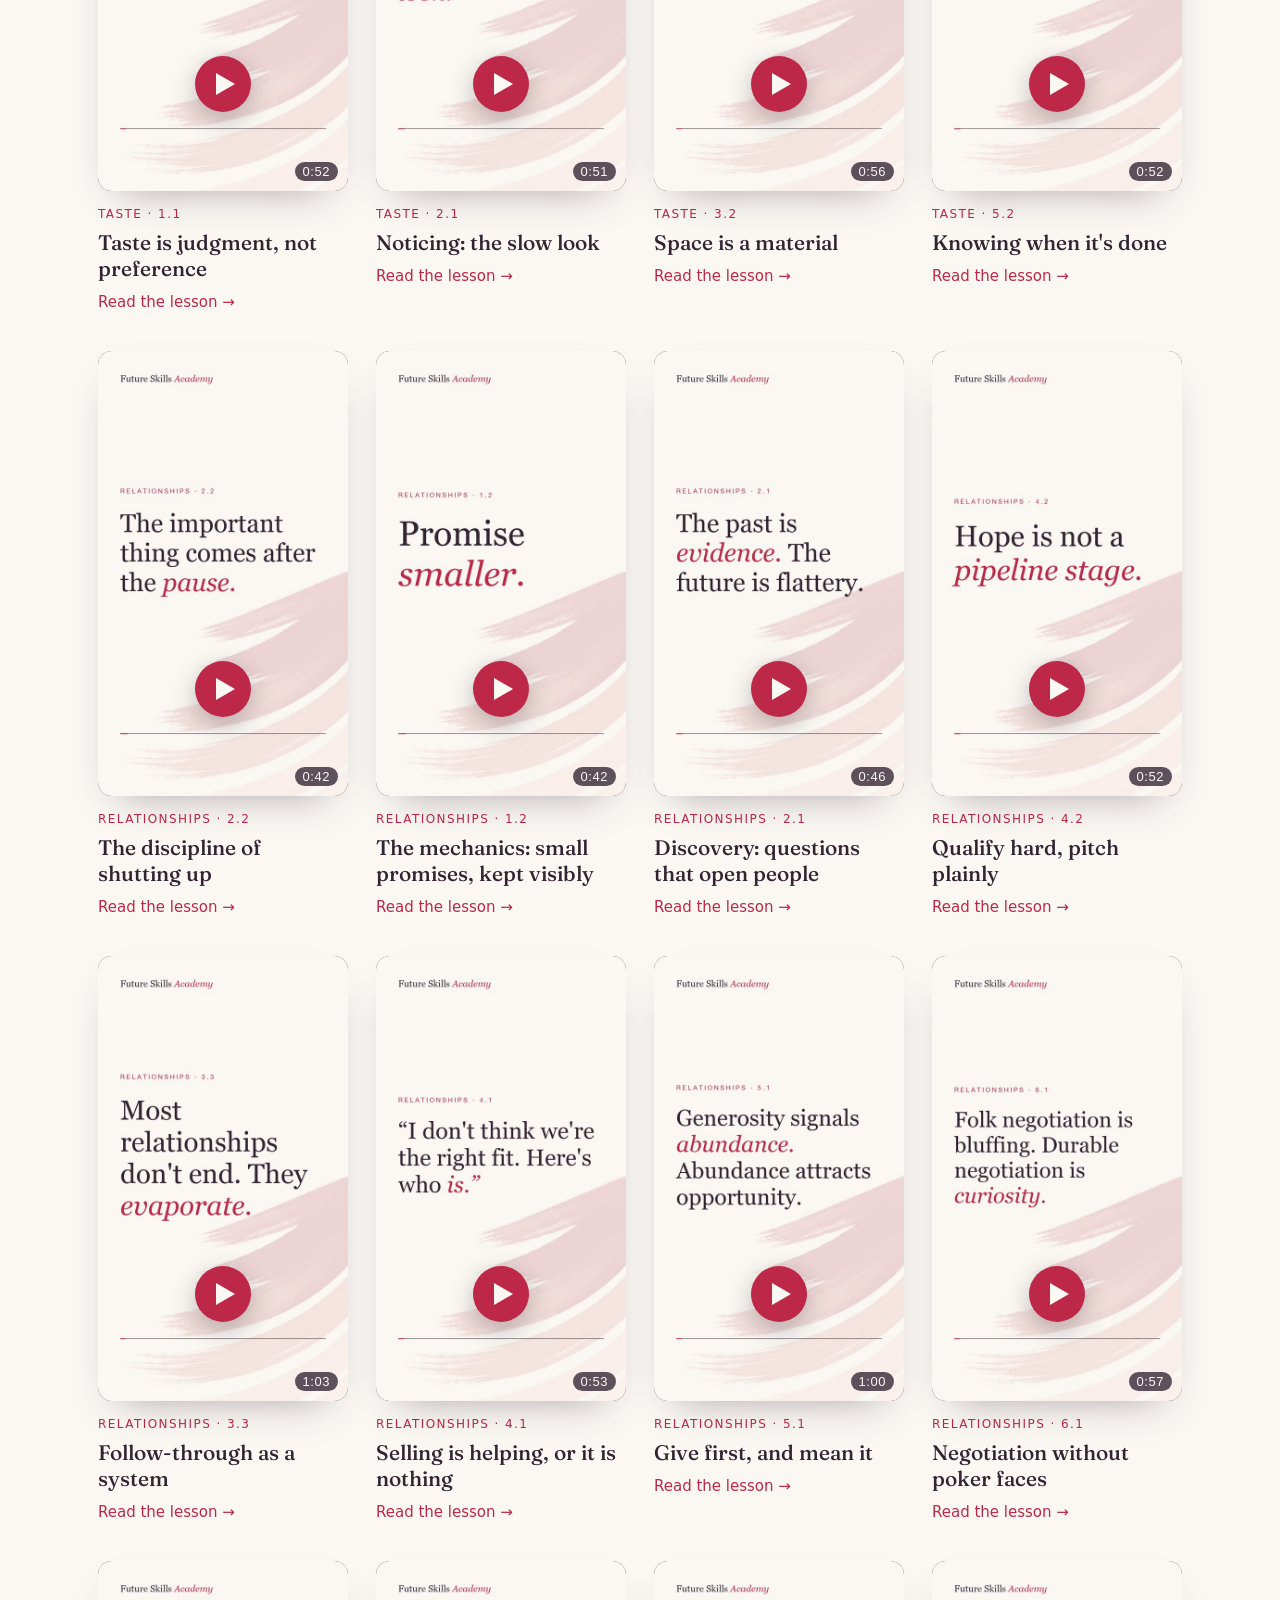
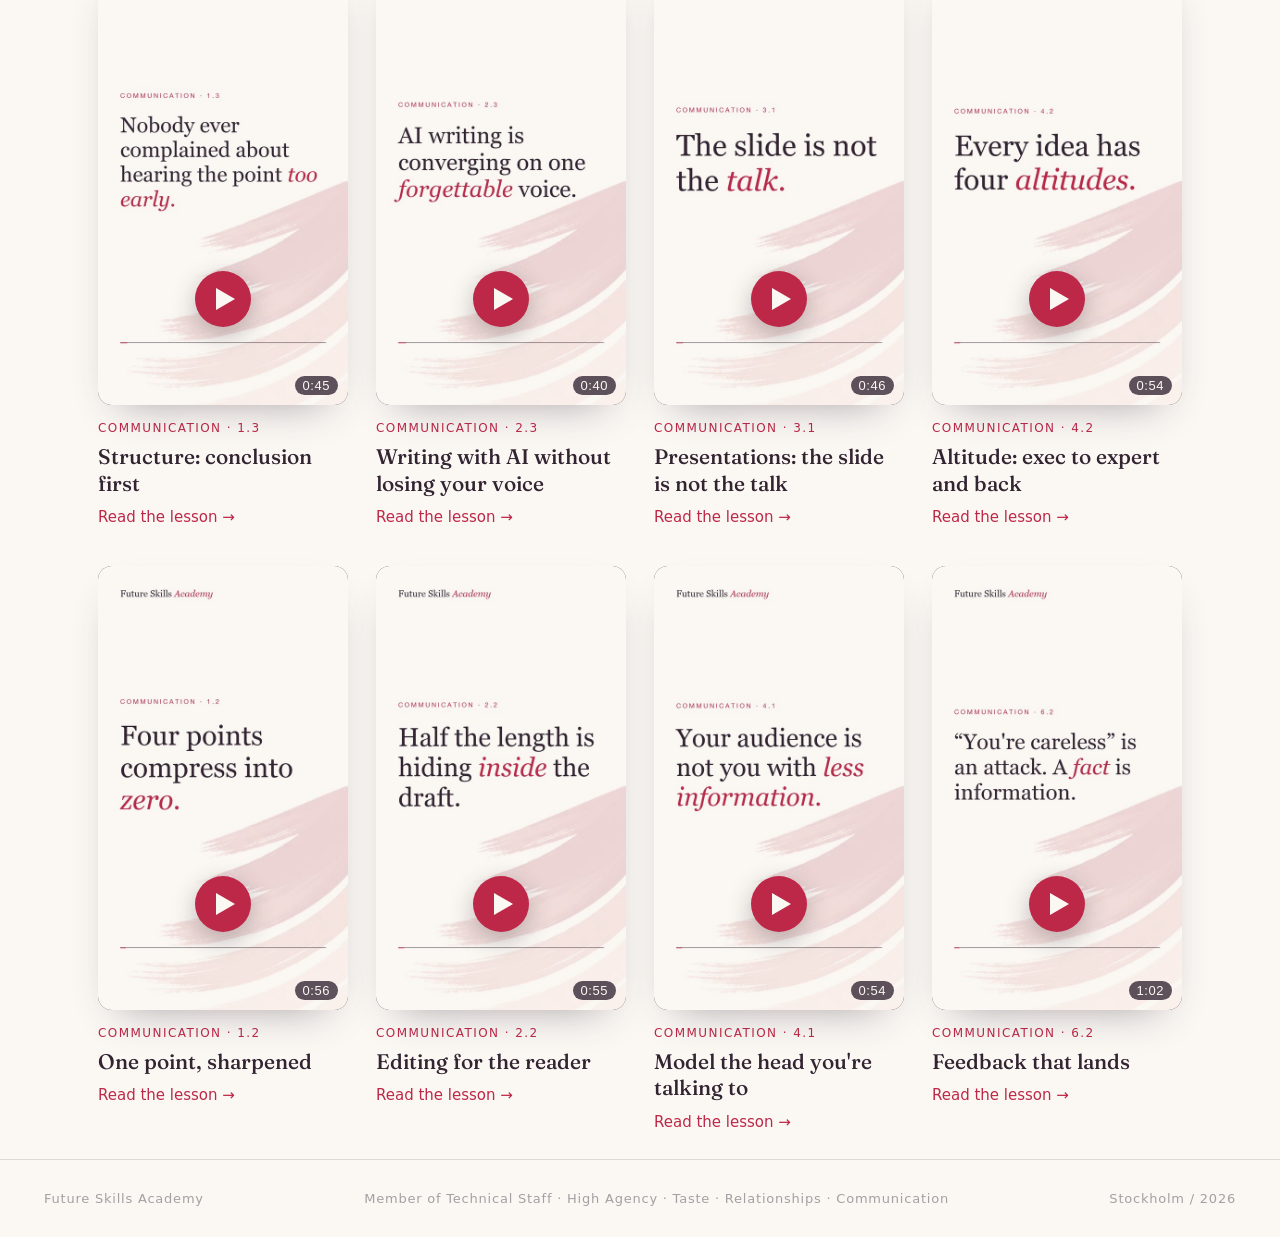
<file: videos.html>
<!doctype html>
<html lang="en">
  <head>
    <meta charset="utf-8" />
    <meta name="viewport" content="width=device-width, initial-scale=1" />
    <meta
      name="description"
      content="Short videos from Future Skills Academy: the thesis, the method, and bite-sized practice clips from the lessons."
    />
    <title>Videos — Future Skills Academy</title>
    <link rel="canonical" href="https://futureskillsacademy.ai/videos.html" />
    <meta property="og:type" content="website" />
    <meta property="og:site_name" content="Future Skills Academy" />
    <meta property="og:url" content="https://futureskillsacademy.ai/videos.html" />
    <meta property="og:title" content="Videos — Future Skills Academy" />
    <meta property="og:description" content="Short videos from Future Skills Academy: the thesis, the method, and bite-sized practice clips." />
    <meta property="og:image" content="https://futureskillsacademy.ai/assets/og-image.png" />
    <meta property="og:image:width" content="1200" />
    <meta property="og:image:height" content="630" />
    <meta property="og:image:alt" content="Future Skills Academy — The skills that compound when AI does the rest." />
    <meta name="twitter:card" content="summary_large_image" />
    <meta name="twitter:title" content="Videos — Future Skills Academy" />
    <meta name="twitter:description" content="Short videos from Future Skills Academy: the thesis, the method, and bite-sized practice clips." />
    <meta name="twitter:image" content="https://futureskillsacademy.ai/assets/og-image.png" />
    <link
      rel="icon"
      href="data:image/svg+xml,%3Csvg xmlns='http://www.w3.org/2000/svg' viewBox='0 0 64 64'%3E%3Crect width='64' height='64' rx='32' fill='%23322432'/%3E%3Cpath d='M17 42C30 17 48 14 50 18C40 22 33 31 28 46' fill='none' stroke='%23c23c56' stroke-width='7' stroke-linecap='round'/%3E%3C/svg%3E"
    />
    <link rel="preconnect" href="https://fonts.googleapis.com" />
    <link rel="preconnect" href="https://fonts.gstatic.com" crossorigin />
    <link
      href="https://fonts.googleapis.com/css2?family=Fraunces:ital,wght@0,400;0,500;0,600;1,400;1,500&display=swap"
      rel="stylesheet"
    />
    <link rel="stylesheet" href="styles.css" />
  </head>
  <body>
    <header class="site-header" data-header>
      <a class="brand" href="https://futureskillsacademy.ai/">Future Skills <em>Academy</em></a>
      <nav class="site-nav" aria-label="Primary navigation">
        <a href="index.html#thesis">Thesis</a>
        <a href="index.html#tracks">Tracks</a>
        <a href="index.html#method">Method</a>
        <a href="videos.html">Videos</a>
        <a href="for-companies.html">For companies</a>
        <a class="nav-cta" href="index.html#join">Join a cohort</a>
      </nav>
    </header>

    <main>
      <section class="wrap videos-hero">
        <p class="section-note reveal">Videos</p>
        <h1 class="reveal">Short lessons you can <span class="accent">watch</span> and then do.</h1>
        <p class="hero-lede reveal">
          Start with the four introductions, then pick a track. Each practice clip is under a minute:
          one idea from a lesson, and the exercise that makes it stick.
        </p>
      </section>

      <section class="wrap videos-section">
        <h2 class="section-title reveal">Start here</h2>
        <div class="vgrid">
          <article class="vcard" data-track="intro">
            <div class="video-frame" data-video="assets/video/01-judgment-is-the-bottleneck.mp4" data-slug="01-judgment-is-the-bottleneck" data-yt="_YkAbWHgTes"><button class="video-play" type="button" aria-label="Play: When intelligence is abundant, judgment is the bottleneck (55 seconds)"><img src="assets/video/01-judgment-is-the-bottleneck.jpg" alt="" loading="lazy" width="270" height="480" /><span class="video-play-icon" aria-hidden="true"></span><span class="video-dur">0:55</span></button></div>
            <h3>When intelligence is abundant, judgment is the bottleneck</h3>
            <p>The thesis behind the academy in under a minute.</p>
          </article>
          <article class="vcard" data-track="intro">
            <div class="video-frame" data-video="assets/video/02-five-skills-that-dont-expire.mp4" data-slug="02-five-skills-that-dont-expire" data-yt="1G_3GetEius"><button class="video-play" type="button" aria-label="Play: Five skills that don&#x27;t expire (56 seconds)"><img src="assets/video/02-five-skills-that-dont-expire.jpg" alt="" loading="lazy" width="270" height="480" /><span class="video-play-icon" aria-hidden="true"></span><span class="video-dur">0:56</span></button></div>
            <h3>Five skills that don&#x27;t expire</h3>
            <p>The five tracks and what each one trains.</p>
          </article>
          <article class="vcard" data-track="intro">
            <div class="video-frame" data-video="assets/video/03-learn-drill-ship.mp4" data-slug="03-learn-drill-ship" data-yt="sQCveWKbJF4"><button class="video-play" type="button" aria-label="Play: Learn it. Drill it. Ship it. (46 seconds)"><img src="assets/video/03-learn-drill-ship.jpg" alt="" loading="lazy" width="270" height="480" /><span class="video-play-icon" aria-hidden="true"></span><span class="video-dur">0:46</span></button></div>
            <h3>Learn it. Drill it. Ship it.</h3>
            <p>How every lesson, module and track works.</p>
          </article>
          <article class="vcard" data-track="intro">
            <div class="video-frame" data-video="assets/video/04-three-habits-that-never-expire.mp4" data-slug="04-three-habits-that-never-expire" data-yt="50Z-GfrO1lo"><button class="video-play" type="button" aria-label="Play: Three habits that never expire (45 seconds)"><img src="assets/video/04-three-habits-that-never-expire.jpg" alt="" loading="lazy" width="270" height="480" /><span class="video-play-icon" aria-hidden="true"></span><span class="video-dur">0:45</span></button></div>
            <h3>Three habits that never expire</h3>
            <p>Verify everything. Own the outcome. Play long games.</p>
          </article>
        </div>
      </section>

      <section class="wrap videos-section">
        <h2 class="section-title reveal">Practice clips</h2>
        <div class="vfilters" role="group" aria-label="Filter by track"><button type="button" class="vfilter is-active" data-filter="all">All</button><button type="button" class="vfilter" data-filter="mts">Member of Technical Staff</button><button type="button" class="vfilter" data-filter="agency">High Agency</button><button type="button" class="vfilter" data-filter="taste">Taste</button><button type="button" class="vfilter" data-filter="rel">Relationships</button><button type="button" class="vfilter" data-filter="comm">Communication</button></div>
        <div class="vgrid" data-vgrid>
          <article class="vcard" data-track="mts">
            <div class="video-frame" data-video="assets/video/01-verify-ai-output.mp4" data-slug="01-verify-ai-output" data-yt="Pm5Y9s2RvPw"><button class="video-play" type="button" aria-label="Play: Verification as a way of life (48 seconds)"><img src="assets/video/01-verify-ai-output.jpg" alt="" loading="lazy" width="270" height="480" /><span class="video-play-icon" aria-hidden="true"></span><span class="video-dur">0:48</span></button></div>
            <span class="vcard-tag">Member of Technical Staff · 1.3</span>
            <h3>Verification as a way of life</h3>
            <a class="vcard-link" href="tracks/member-of-technical-staff.html#mts-1-3">Read the lesson →</a>
          </article>
          <article class="vcard" data-track="mts">
            <div class="video-frame" data-video="assets/video/02-why-demos-lie.mp4" data-slug="02-why-demos-lie" data-yt="u_RGSNX38nc"><button class="video-play" type="button" aria-label="Play: Why demos lie (45 seconds)"><img src="assets/video/02-why-demos-lie.jpg" alt="" loading="lazy" width="270" height="480" /><span class="video-play-icon" aria-hidden="true"></span><span class="video-dur">0:45</span></button></div>
            <span class="vcard-tag">Member of Technical Staff · 4.1</span>
            <h3>Why demos lie</h3>
            <a class="vcard-link" href="tracks/member-of-technical-staff.html#mts-4-1">Read the lesson →</a>
          </article>
          <article class="vcard" data-track="mts">
            <div class="video-frame" data-video="assets/video/11-prompts-are-specifications.mp4" data-slug="11-prompts-are-specifications"><button class="video-play" type="button" aria-label="Play: Prompts are specifications (48 seconds)"><img src="assets/video/11-prompts-are-specifications.jpg" alt="" loading="lazy" width="270" height="480" /><span class="video-play-icon" aria-hidden="true"></span><span class="video-dur">0:48</span></button></div>
            <span class="vcard-tag">Member of Technical Staff · 2.2</span>
            <h3>Prompts are specifications</h3>
            <a class="vcard-link" href="tracks/member-of-technical-staff.html#mts-2-2">Read the lesson →</a>
          </article>
          <article class="vcard" data-track="mts">
            <div class="video-frame" data-video="assets/video/12-guardrails-and-failure-modes.mp4" data-slug="12-guardrails-and-failure-modes"><button class="video-play" type="button" aria-label="Play: Guardrails and failure modes (52 seconds)"><img src="assets/video/12-guardrails-and-failure-modes.jpg" alt="" loading="lazy" width="270" height="480" /><span class="video-play-icon" aria-hidden="true"></span><span class="video-dur">0:52</span></button></div>
            <span class="vcard-tag">Member of Technical Staff · 3.3</span>
            <h3>Guardrails and failure modes</h3>
            <a class="vcard-link" href="tracks/member-of-technical-staff.html#mts-3-3">Read the lesson →</a>
          </article>
          <article class="vcard" data-track="mts">
            <div class="video-frame" data-video="assets/video/21-context-window-is-the-workspace.mp4" data-slug="21-context-window-is-the-workspace"><button class="video-play" type="button" aria-label="Play: The context window is the workspace (51 seconds)"><img src="assets/video/21-context-window-is-the-workspace.jpg" alt="" loading="lazy" width="270" height="480" /><span class="video-play-icon" aria-hidden="true"></span><span class="video-dur">0:51</span></button></div>
            <span class="vcard-tag">Member of Technical Staff · 2.1</span>
            <h3>The context window is the workspace</h3>
            <a class="vcard-link" href="tracks/member-of-technical-staff.html#mts-2-1">Read the lesson →</a>
          </article>
          <article class="vcard" data-track="mts">
            <div class="video-frame" data-video="assets/video/22-tools-not-chat.mp4" data-slug="22-tools-not-chat"><button class="video-play" type="button" aria-label="Play: Tools, not chat (46 seconds)"><img src="assets/video/22-tools-not-chat.jpg" alt="" loading="lazy" width="270" height="480" /><span class="video-play-icon" aria-hidden="true"></span><span class="video-dur">0:46</span></button></div>
            <span class="vcard-tag">Member of Technical Staff · 3.1</span>
            <h3>Tools, not chat</h3>
            <a class="vcard-link" href="tracks/member-of-technical-staff.html#mts-3-1">Read the lesson →</a>
          </article>
          <article class="vcard" data-track="mts">
            <div class="video-frame" data-video="assets/video/23-reviewing-machine-written-code.mp4" data-slug="23-reviewing-machine-written-code"><button class="video-play" type="button" aria-label="Play: Reviewing machine-written code (56 seconds)"><img src="assets/video/23-reviewing-machine-written-code.jpg" alt="" loading="lazy" width="270" height="480" /><span class="video-play-icon" aria-hidden="true"></span><span class="video-dur">0:56</span></button></div>
            <span class="vcard-tag">Member of Technical Staff · 4.3</span>
            <h3>Reviewing machine-written code</h3>
            <a class="vcard-link" href="tracks/member-of-technical-staff.html#mts-4-3">Read the lesson →</a>
          </article>
          <article class="vcard" data-track="mts">
            <div class="video-frame" data-video="assets/video/24-the-one-day-prototype.mp4" data-slug="24-the-one-day-prototype"><button class="video-play" type="button" aria-label="Play: The one-day prototype (49 seconds)"><img src="assets/video/24-the-one-day-prototype.jpg" alt="" loading="lazy" width="270" height="480" /><span class="video-play-icon" aria-hidden="true"></span><span class="video-dur">0:49</span></button></div>
            <span class="vcard-tag">Member of Technical Staff · 5.1</span>
            <h3>The one-day prototype</h3>
            <a class="vcard-link" href="tracks/member-of-technical-staff.html#mts-5-1">Read the lesson →</a>
          </article>
          <article class="vcard" data-track="agency">
            <div class="video-frame" data-video="assets/video/03-one-way-two-way-doors.mp4" data-slug="03-one-way-two-way-doors" data-yt="aEuevVLVJ9Q"><button class="video-play" type="button" aria-label="Play: One-way and two-way doors (47 seconds)"><img src="assets/video/03-one-way-two-way-doors.jpg" alt="" loading="lazy" width="270" height="480" /><span class="video-play-icon" aria-hidden="true"></span><span class="video-dur">0:47</span></button></div>
            <span class="vcard-tag">High Agency · 2.1</span>
            <h3>One-way and two-way doors</h3>
            <a class="vcard-link" href="tracks/high-agency.html#agency-2-1">Read the lesson →</a>
          </article>
          <article class="vcard" data-track="agency">
            <div class="video-frame" data-video="assets/video/04-direction-is-the-expensive-sentence.mp4" data-slug="04-direction-is-the-expensive-sentence" data-yt="A45jMH41kY4"><button class="video-play" type="button" aria-label="Play: Direction: the most expensive sentence (42 seconds)"><img src="assets/video/04-direction-is-the-expensive-sentence.jpg" alt="" loading="lazy" width="270" height="480" /><span class="video-play-icon" aria-hidden="true"></span><span class="video-dur">0:42</span></button></div>
            <span class="vcard-tag">High Agency · 4.2</span>
            <h3>Direction: the most expensive sentence</h3>
            <a class="vcard-link" href="tracks/high-agency.html#agency-4-2">Read the lesson →</a>
          </article>
          <article class="vcard" data-track="agency">
            <div class="video-frame" data-video="assets/video/13-permission-is-imaginary.mp4" data-slug="13-permission-is-imaginary"><button class="video-play" type="button" aria-label="Play: Permission is mostly imaginary (49 seconds)"><img src="assets/video/13-permission-is-imaginary.jpg" alt="" loading="lazy" width="270" height="480" /><span class="video-play-icon" aria-hidden="true"></span><span class="video-dur">0:49</span></button></div>
            <span class="vcard-tag">High Agency · 1.2</span>
            <h3>Permission is mostly imaginary</h3>
            <a class="vcard-link" href="tracks/high-agency.html#agency-1-2">Read the lesson →</a>
          </article>
          <article class="vcard" data-track="agency">
            <div class="video-frame" data-video="assets/video/14-delegating-to-machines.mp4" data-slug="14-delegating-to-machines"><button class="video-play" type="button" aria-label="Play: Delegating to machines (53 seconds)"><img src="assets/video/14-delegating-to-machines.jpg" alt="" loading="lazy" width="270" height="480" /><span class="video-play-icon" aria-hidden="true"></span><span class="video-dur">0:53</span></button></div>
            <span class="vcard-tag">High Agency · 3.2</span>
            <h3>Delegating to machines</h3>
            <a class="vcard-link" href="tracks/high-agency.html#agency-3-2">Read the lesson →</a>
          </article>
          <article class="vcard" data-track="agency">
            <div class="video-frame" data-video="assets/video/25-owning-outcomes-not-tasks.mp4" data-slug="25-owning-outcomes-not-tasks"><button class="video-play" type="button" aria-label="Play: Owning outcomes, not tasks (53 seconds)"><img src="assets/video/25-owning-outcomes-not-tasks.jpg" alt="" loading="lazy" width="270" height="480" /><span class="video-play-icon" aria-hidden="true"></span><span class="video-dur">0:53</span></button></div>
            <span class="vcard-tag">High Agency · 1.3</span>
            <h3>Owning outcomes, not tasks</h3>
            <a class="vcard-link" href="tracks/high-agency.html#agency-1-3">Read the lesson →</a>
          </article>
          <article class="vcard" data-track="agency">
            <div class="video-frame" data-video="assets/video/26-the-leverage-audit.mp4" data-slug="26-the-leverage-audit"><button class="video-play" type="button" aria-label="Play: The leverage audit (56 seconds)"><img src="assets/video/26-the-leverage-audit.jpg" alt="" loading="lazy" width="270" height="480" /><span class="video-play-icon" aria-hidden="true"></span><span class="video-dur">0:56</span></button></div>
            <span class="vcard-tag">High Agency · 3.1</span>
            <h3>The leverage audit</h3>
            <a class="vcard-link" href="tracks/high-agency.html#agency-3-1">Read the lesson →</a>
          </article>
          <article class="vcard" data-track="agency">
            <div class="video-frame" data-video="assets/video/27-saying-no-is-leadership.mp4" data-slug="27-saying-no-is-leadership"><button class="video-play" type="button" aria-label="Play: Saying no is a leadership act (52 seconds)"><img src="assets/video/27-saying-no-is-leadership.jpg" alt="" loading="lazy" width="270" height="480" /><span class="video-play-icon" aria-hidden="true"></span><span class="video-dur">0:52</span></button></div>
            <span class="vcard-tag">High Agency · 5.1</span>
            <h3>Saying no is a leadership act</h3>
            <a class="vcard-link" href="tracks/high-agency.html#agency-5-1">Read the lesson →</a>
          </article>
          <article class="vcard" data-track="agency">
            <div class="video-frame" data-video="assets/video/28-finishing.mp4" data-slug="28-finishing"><button class="video-play" type="button" aria-label="Play: Finishing: the rarest skill (51 seconds)"><img src="assets/video/28-finishing.jpg" alt="" loading="lazy" width="270" height="480" /><span class="video-play-icon" aria-hidden="true"></span><span class="video-dur">0:51</span></button></div>
            <span class="vcard-tag">High Agency · 6.3</span>
            <h3>Finishing: the rarest skill</h3>
            <a class="vcard-link" href="tracks/high-agency.html#agency-6-3">Read the lesson →</a>
          </article>
          <article class="vcard" data-track="taste">
            <div class="video-frame" data-video="assets/video/05-generate-wide-choose-narrow.mp4" data-slug="05-generate-wide-choose-narrow" data-yt="zjdFPYnvirk"><button class="video-play" type="button" aria-label="Play: Generate wide, choose narrow (45 seconds)"><img src="assets/video/05-generate-wide-choose-narrow.jpg" alt="" loading="lazy" width="270" height="480" /><span class="video-play-icon" aria-hidden="true"></span><span class="video-dur">0:45</span></button></div>
            <span class="vcard-tag">Taste · 4.1</span>
            <h3>Generate wide, choose narrow</h3>
            <a class="vcard-link" href="tracks/taste.html#taste-4-1">Read the lesson →</a>
          </article>
          <article class="vcard" data-track="taste">
            <div class="video-frame" data-video="assets/video/06-subtraction-by-default.mp4" data-slug="06-subtraction-by-default" data-yt="EamMd38BPCM"><button class="video-play" type="button" aria-label="Play: Subtraction as the default move (44 seconds)"><img src="assets/video/06-subtraction-by-default.jpg" alt="" loading="lazy" width="270" height="480" /><span class="video-play-icon" aria-hidden="true"></span><span class="video-dur">0:44</span></button></div>
            <span class="vcard-tag">Taste · 5.1</span>
            <h3>Subtraction as the default move</h3>
            <a class="vcard-link" href="tracks/taste.html#taste-5-1">Read the lesson →</a>
          </article>
          <article class="vcard" data-track="taste">
            <div class="video-frame" data-video="assets/video/15-the-language-of-critique.mp4" data-slug="15-the-language-of-critique"><button class="video-play" type="button" aria-label="Play: The language of critique (49 seconds)"><img src="assets/video/15-the-language-of-critique.jpg" alt="" loading="lazy" width="270" height="480" /><span class="video-play-icon" aria-hidden="true"></span><span class="video-dur">0:49</span></button></div>
            <span class="vcard-tag">Taste · 2.2</span>
            <h3>The language of critique</h3>
            <a class="vcard-link" href="tracks/taste.html#taste-2-2">Read the lesson →</a>
          </article>
          <article class="vcard" data-track="taste">
            <div class="video-frame" data-video="assets/video/16-directing-not-prompting.mp4" data-slug="16-directing-not-prompting"><button class="video-play" type="button" aria-label="Play: Directing, not prompting (52 seconds)"><img src="assets/video/16-directing-not-prompting.jpg" alt="" loading="lazy" width="270" height="480" /><span class="video-play-icon" aria-hidden="true"></span><span class="video-dur">0:52</span></button></div>
            <span class="vcard-tag">Taste · 4.2</span>
            <h3>Directing, not prompting</h3>
            <a class="vcard-link" href="tracks/taste.html#taste-4-2">Read the lesson →</a>
          </article>
          <article class="vcard" data-track="taste">
            <div class="video-frame" data-video="assets/video/29-taste-is-judgment.mp4" data-slug="29-taste-is-judgment"><button class="video-play" type="button" aria-label="Play: Taste is judgment, not preference (52 seconds)"><img src="assets/video/29-taste-is-judgment.jpg" alt="" loading="lazy" width="270" height="480" /><span class="video-play-icon" aria-hidden="true"></span><span class="video-dur">0:52</span></button></div>
            <span class="vcard-tag">Taste · 1.1</span>
            <h3>Taste is judgment, not preference</h3>
            <a class="vcard-link" href="tracks/taste.html#taste-1-1">Read the lesson →</a>
          </article>
          <article class="vcard" data-track="taste">
            <div class="video-frame" data-video="assets/video/30-noticing-the-slow-look.mp4" data-slug="30-noticing-the-slow-look"><button class="video-play" type="button" aria-label="Play: Noticing: the slow look (51 seconds)"><img src="assets/video/30-noticing-the-slow-look.jpg" alt="" loading="lazy" width="270" height="480" /><span class="video-play-icon" aria-hidden="true"></span><span class="video-dur">0:51</span></button></div>
            <span class="vcard-tag">Taste · 2.1</span>
            <h3>Noticing: the slow look</h3>
            <a class="vcard-link" href="tracks/taste.html#taste-2-1">Read the lesson →</a>
          </article>
          <article class="vcard" data-track="taste">
            <div class="video-frame" data-video="assets/video/31-space-is-a-material.mp4" data-slug="31-space-is-a-material"><button class="video-play" type="button" aria-label="Play: Space is a material (56 seconds)"><img src="assets/video/31-space-is-a-material.jpg" alt="" loading="lazy" width="270" height="480" /><span class="video-play-icon" aria-hidden="true"></span><span class="video-dur">0:56</span></button></div>
            <span class="vcard-tag">Taste · 3.2</span>
            <h3>Space is a material</h3>
            <a class="vcard-link" href="tracks/taste.html#taste-3-2">Read the lesson →</a>
          </article>
          <article class="vcard" data-track="taste">
            <div class="video-frame" data-video="assets/video/32-knowing-when-its-done.mp4" data-slug="32-knowing-when-its-done"><button class="video-play" type="button" aria-label="Play: Knowing when it&#x27;s done (52 seconds)"><img src="assets/video/32-knowing-when-its-done.jpg" alt="" loading="lazy" width="270" height="480" /><span class="video-play-icon" aria-hidden="true"></span><span class="video-dur">0:52</span></button></div>
            <span class="vcard-tag">Taste · 5.2</span>
            <h3>Knowing when it&#x27;s done</h3>
            <a class="vcard-link" href="tracks/taste.html#taste-5-2">Read the lesson →</a>
          </article>
          <article class="vcard" data-track="rel">
            <div class="video-frame" data-video="assets/video/07-the-discipline-of-shutting-up.mp4" data-slug="07-the-discipline-of-shutting-up"><button class="video-play" type="button" aria-label="Play: The discipline of shutting up (42 seconds)"><img src="assets/video/07-the-discipline-of-shutting-up.jpg" alt="" loading="lazy" width="270" height="480" /><span class="video-play-icon" aria-hidden="true"></span><span class="video-dur">0:42</span></button></div>
            <span class="vcard-tag">Relationships · 2.2</span>
            <h3>The discipline of shutting up</h3>
            <a class="vcard-link" href="tracks/relationships.html#rel-2-2">Read the lesson →</a>
          </article>
          <article class="vcard" data-track="rel">
            <div class="video-frame" data-video="assets/video/08-promise-smaller.mp4" data-slug="08-promise-smaller"><button class="video-play" type="button" aria-label="Play: The mechanics: small promises, kept visibly (42 seconds)"><img src="assets/video/08-promise-smaller.jpg" alt="" loading="lazy" width="270" height="480" /><span class="video-play-icon" aria-hidden="true"></span><span class="video-dur">0:42</span></button></div>
            <span class="vcard-tag">Relationships · 1.2</span>
            <h3>The mechanics: small promises, kept visibly</h3>
            <a class="vcard-link" href="tracks/relationships.html#rel-1-2">Read the lesson →</a>
          </article>
          <article class="vcard" data-track="rel">
            <div class="video-frame" data-video="assets/video/17-discovery-questions.mp4" data-slug="17-discovery-questions"><button class="video-play" type="button" aria-label="Play: Discovery: questions that open people (46 seconds)"><img src="assets/video/17-discovery-questions.jpg" alt="" loading="lazy" width="270" height="480" /><span class="video-play-icon" aria-hidden="true"></span><span class="video-dur">0:46</span></button></div>
            <span class="vcard-tag">Relationships · 2.1</span>
            <h3>Discovery: questions that open people</h3>
            <a class="vcard-link" href="tracks/relationships.html#rel-2-1">Read the lesson →</a>
          </article>
          <article class="vcard" data-track="rel">
            <div class="video-frame" data-video="assets/video/18-qualify-hard-pitch-plainly.mp4" data-slug="18-qualify-hard-pitch-plainly"><button class="video-play" type="button" aria-label="Play: Qualify hard, pitch plainly (52 seconds)"><img src="assets/video/18-qualify-hard-pitch-plainly.jpg" alt="" loading="lazy" width="270" height="480" /><span class="video-play-icon" aria-hidden="true"></span><span class="video-dur">0:52</span></button></div>
            <span class="vcard-tag">Relationships · 4.2</span>
            <h3>Qualify hard, pitch plainly</h3>
            <a class="vcard-link" href="tracks/relationships.html#rel-4-2">Read the lesson →</a>
          </article>
          <article class="vcard" data-track="rel">
            <div class="video-frame" data-video="assets/video/33-follow-through-as-a-system.mp4" data-slug="33-follow-through-as-a-system"><button class="video-play" type="button" aria-label="Play: Follow-through as a system (63 seconds)"><img src="assets/video/33-follow-through-as-a-system.jpg" alt="" loading="lazy" width="270" height="480" /><span class="video-play-icon" aria-hidden="true"></span><span class="video-dur">1:03</span></button></div>
            <span class="vcard-tag">Relationships · 3.3</span>
            <h3>Follow-through as a system</h3>
            <a class="vcard-link" href="tracks/relationships.html#rel-3-3">Read the lesson →</a>
          </article>
          <article class="vcard" data-track="rel">
            <div class="video-frame" data-video="assets/video/34-selling-is-helping.mp4" data-slug="34-selling-is-helping"><button class="video-play" type="button" aria-label="Play: Selling is helping, or it is nothing (53 seconds)"><img src="assets/video/34-selling-is-helping.jpg" alt="" loading="lazy" width="270" height="480" /><span class="video-play-icon" aria-hidden="true"></span><span class="video-dur">0:53</span></button></div>
            <span class="vcard-tag">Relationships · 4.1</span>
            <h3>Selling is helping, or it is nothing</h3>
            <a class="vcard-link" href="tracks/relationships.html#rel-4-1">Read the lesson →</a>
          </article>
          <article class="vcard" data-track="rel">
            <div class="video-frame" data-video="assets/video/35-give-first.mp4" data-slug="35-give-first"><button class="video-play" type="button" aria-label="Play: Give first, and mean it (60 seconds)"><img src="assets/video/35-give-first.jpg" alt="" loading="lazy" width="270" height="480" /><span class="video-play-icon" aria-hidden="true"></span><span class="video-dur">1:00</span></button></div>
            <span class="vcard-tag">Relationships · 5.1</span>
            <h3>Give first, and mean it</h3>
            <a class="vcard-link" href="tracks/relationships.html#rel-5-1">Read the lesson →</a>
          </article>
          <article class="vcard" data-track="rel">
            <div class="video-frame" data-video="assets/video/36-negotiation-without-poker-faces.mp4" data-slug="36-negotiation-without-poker-faces"><button class="video-play" type="button" aria-label="Play: Negotiation without poker faces (57 seconds)"><img src="assets/video/36-negotiation-without-poker-faces.jpg" alt="" loading="lazy" width="270" height="480" /><span class="video-play-icon" aria-hidden="true"></span><span class="video-dur">0:57</span></button></div>
            <span class="vcard-tag">Relationships · 6.1</span>
            <h3>Negotiation without poker faces</h3>
            <a class="vcard-link" href="tracks/relationships.html#rel-6-1">Read the lesson →</a>
          </article>
          <article class="vcard" data-track="comm">
            <div class="video-frame" data-video="assets/video/09-conclusion-first.mp4" data-slug="09-conclusion-first"><button class="video-play" type="button" aria-label="Play: Structure: conclusion first (45 seconds)"><img src="assets/video/09-conclusion-first.jpg" alt="" loading="lazy" width="270" height="480" /><span class="video-play-icon" aria-hidden="true"></span><span class="video-dur">0:45</span></button></div>
            <span class="vcard-tag">Communication · 1.3</span>
            <h3>Structure: conclusion first</h3>
            <a class="vcard-link" href="tracks/communication.html#comm-1-3">Read the lesson →</a>
          </article>
          <article class="vcard" data-track="comm">
            <div class="video-frame" data-video="assets/video/10-writing-with-ai-keep-your-voice.mp4" data-slug="10-writing-with-ai-keep-your-voice"><button class="video-play" type="button" aria-label="Play: Writing with AI without losing your voice (40 seconds)"><img src="assets/video/10-writing-with-ai-keep-your-voice.jpg" alt="" loading="lazy" width="270" height="480" /><span class="video-play-icon" aria-hidden="true"></span><span class="video-dur">0:40</span></button></div>
            <span class="vcard-tag">Communication · 2.3</span>
            <h3>Writing with AI without losing your voice</h3>
            <a class="vcard-link" href="tracks/communication.html#comm-2-3">Read the lesson →</a>
          </article>
          <article class="vcard" data-track="comm">
            <div class="video-frame" data-video="assets/video/19-the-slide-is-not-the-talk.mp4" data-slug="19-the-slide-is-not-the-talk"><button class="video-play" type="button" aria-label="Play: Presentations: the slide is not the talk (46 seconds)"><img src="assets/video/19-the-slide-is-not-the-talk.jpg" alt="" loading="lazy" width="270" height="480" /><span class="video-play-icon" aria-hidden="true"></span><span class="video-dur">0:46</span></button></div>
            <span class="vcard-tag">Communication · 3.1</span>
            <h3>Presentations: the slide is not the talk</h3>
            <a class="vcard-link" href="tracks/communication.html#comm-3-1">Read the lesson →</a>
          </article>
          <article class="vcard" data-track="comm">
            <div class="video-frame" data-video="assets/video/20-altitude.mp4" data-slug="20-altitude"><button class="video-play" type="button" aria-label="Play: Altitude: exec to expert and back (54 seconds)"><img src="assets/video/20-altitude.jpg" alt="" loading="lazy" width="270" height="480" /><span class="video-play-icon" aria-hidden="true"></span><span class="video-dur">0:54</span></button></div>
            <span class="vcard-tag">Communication · 4.2</span>
            <h3>Altitude: exec to expert and back</h3>
            <a class="vcard-link" href="tracks/communication.html#comm-4-2">Read the lesson →</a>
          </article>
          <article class="vcard" data-track="comm">
            <div class="video-frame" data-video="assets/video/37-one-point-sharpened.mp4" data-slug="37-one-point-sharpened"><button class="video-play" type="button" aria-label="Play: One point, sharpened (56 seconds)"><img src="assets/video/37-one-point-sharpened.jpg" alt="" loading="lazy" width="270" height="480" /><span class="video-play-icon" aria-hidden="true"></span><span class="video-dur">0:56</span></button></div>
            <span class="vcard-tag">Communication · 1.2</span>
            <h3>One point, sharpened</h3>
            <a class="vcard-link" href="tracks/communication.html#comm-1-2">Read the lesson →</a>
          </article>
          <article class="vcard" data-track="comm">
            <div class="video-frame" data-video="assets/video/38-editing-for-the-reader.mp4" data-slug="38-editing-for-the-reader"><button class="video-play" type="button" aria-label="Play: Editing for the reader (55 seconds)"><img src="assets/video/38-editing-for-the-reader.jpg" alt="" loading="lazy" width="270" height="480" /><span class="video-play-icon" aria-hidden="true"></span><span class="video-dur">0:55</span></button></div>
            <span class="vcard-tag">Communication · 2.2</span>
            <h3>Editing for the reader</h3>
            <a class="vcard-link" href="tracks/communication.html#comm-2-2">Read the lesson →</a>
          </article>
          <article class="vcard" data-track="comm">
            <div class="video-frame" data-video="assets/video/39-model-the-head.mp4" data-slug="39-model-the-head"><button class="video-play" type="button" aria-label="Play: Model the head you&#x27;re talking to (54 seconds)"><img src="assets/video/39-model-the-head.jpg" alt="" loading="lazy" width="270" height="480" /><span class="video-play-icon" aria-hidden="true"></span><span class="video-dur">0:54</span></button></div>
            <span class="vcard-tag">Communication · 4.1</span>
            <h3>Model the head you&#x27;re talking to</h3>
            <a class="vcard-link" href="tracks/communication.html#comm-4-1">Read the lesson →</a>
          </article>
          <article class="vcard" data-track="comm">
            <div class="video-frame" data-video="assets/video/40-feedback-that-lands.mp4" data-slug="40-feedback-that-lands"><button class="video-play" type="button" aria-label="Play: Feedback that lands (62 seconds)"><img src="assets/video/40-feedback-that-lands.jpg" alt="" loading="lazy" width="270" height="480" /><span class="video-play-icon" aria-hidden="true"></span><span class="video-dur">1:02</span></button></div>
            <span class="vcard-tag">Communication · 6.2</span>
            <h3>Feedback that lands</h3>
            <a class="vcard-link" href="tracks/communication.html#comm-6-2">Read the lesson →</a>
          </article>
        </div>
      </section>
    </main>

    <footer>
      <span>Future Skills Academy</span>
      <span>Member of Technical Staff · High Agency · Taste · Relationships · Communication</span>
      <span>Stockholm / 2026</span>
    </footer>

    <script data-goatcounter="https://futureskillsacademy.goatcounter.com/count" async src="https://gc.zgo.at/count.js"></script>
    <script src="script.js"></script>
  </body>
</html>
</file>
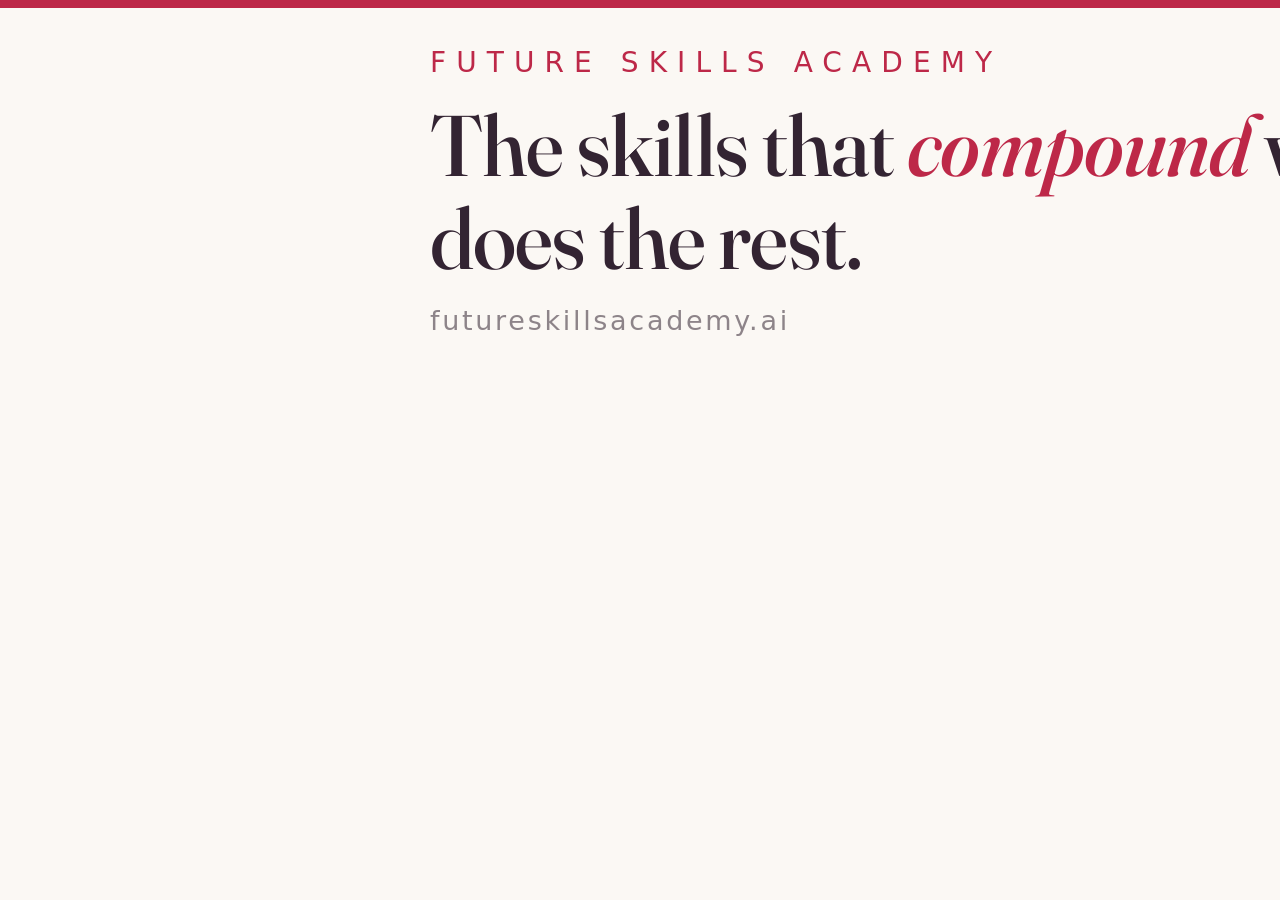
<file: assets/linkedin-cover-template.html>
<!doctype html>
<!-- LinkedIn company cover. Render at 2256x382 (2x of 1128x191):
     chrome --headless --screenshot=assets/linkedin-cover.png --window-size=2256,382 assets/linkedin-cover-template.html -->
<html lang="en">
  <head>
    <meta charset="utf-8" />
    <link rel="preconnect" href="https://fonts.googleapis.com" />
    <link rel="preconnect" href="https://fonts.gstatic.com" crossorigin />
    <link
      href="https://fonts.googleapis.com/css2?family=Fraunces:ital,wght@0,400;0,500;0,600;1,500&display=swap"
      rel="stylesheet"
    />
    <style>
      * { margin: 0; box-sizing: border-box; }
      body {
        width: 2256px;
        height: 382px;
        overflow: hidden;
        background: #fbf8f4;
        font-family: "Helvetica Neue", Inter, system-ui, sans-serif;
        color: #332432;
        position: relative;
      }
      /* logo-safe zone is lower-left; keep content starting from ~420px */
      .content {
        position: absolute;
        left: 430px;
        top: 0;
        height: 100%;
        width: 1280px;
        display: flex;
        flex-direction: column;
        justify-content: center;
        gap: 20px;
      }
      .kicker {
        font-size: 28px;
        letter-spacing: 0.36em;
        text-transform: uppercase;
        color: #bd2848;
      }
      h1 {
        font-family: "Fraunces", Georgia, serif;
        font-size: 86px;
        line-height: 1.08;
        font-weight: 500;
        letter-spacing: -0.01em;
      }
      h1 em { color: #bd2848; }
      .domain {
        font-size: 27px;
        letter-spacing: 0.1em;
        color: rgba(51, 36, 50, 0.55);
      }
      .brush {
        position: absolute;
        right: 110px;
        top: 50%;
        transform: translateY(-50%);
        height: 300px;
      }
      /* thin accent rule along the very top */
      .topbar {
        position: absolute;
        top: 0; left: 0; right: 0;
        height: 8px;
        background: #bd2848;
      }
    </style>
  </head>
  <body>
    <div class="topbar"></div>
    <div class="content">
      <div class="kicker">Future Skills Academy</div>
      <h1>The skills that <em>compound</em> when AI does the rest.</h1>
      <div class="domain">futureskillsacademy.ai</div>
    </div>
    <img class="brush" src="future-skills-brush.png" alt="" />
  </body>
</html>
</file>
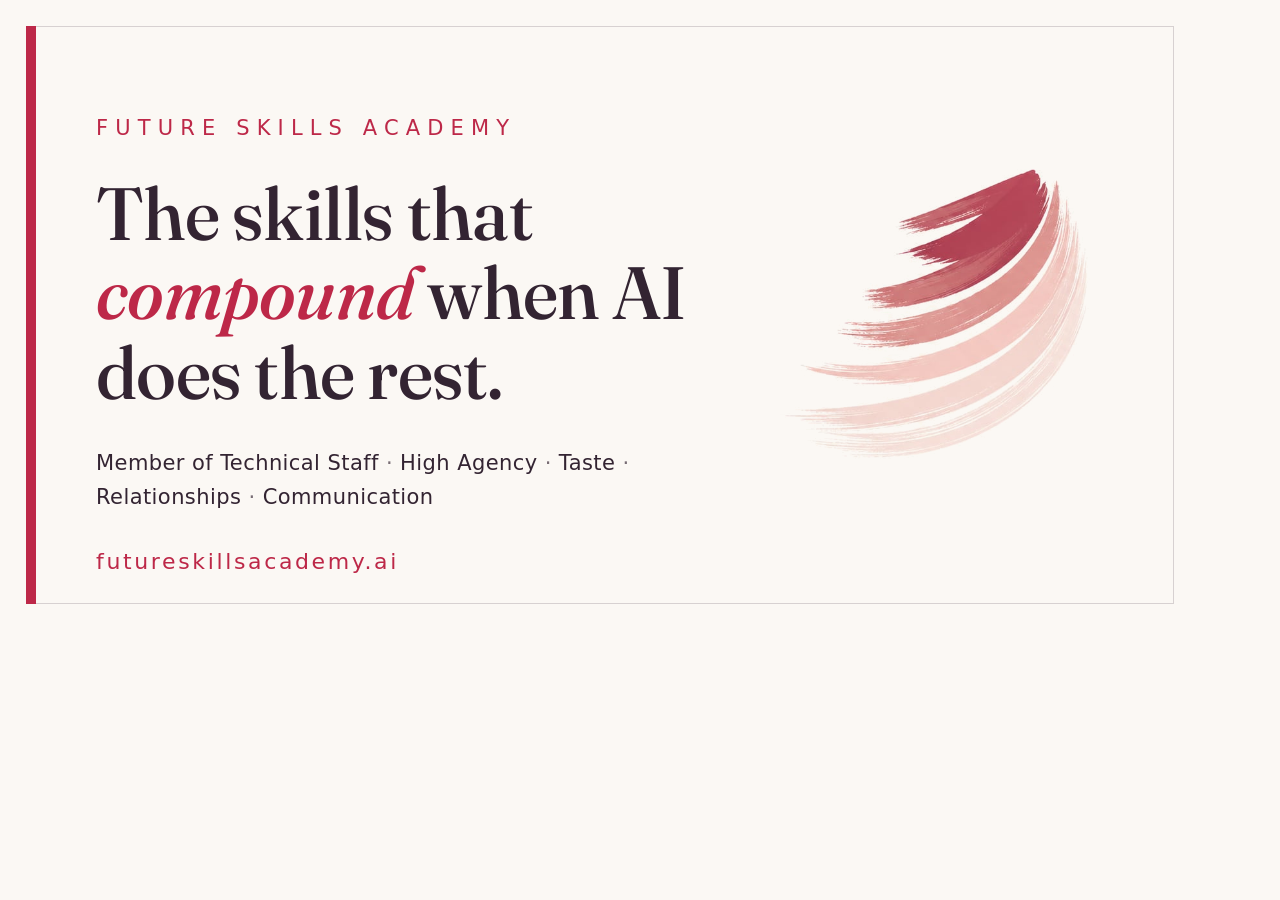
<file: assets/og-template.html>
<!doctype html>
<!-- Source for assets/og-image.png — render at exactly 1200x630:
     chrome --headless --screenshot=assets/og-image.png --window-size=1200,630 assets/og-template.html -->
<html lang="en">
  <head>
    <meta charset="utf-8" />
    <link rel="preconnect" href="https://fonts.googleapis.com" />
    <link rel="preconnect" href="https://fonts.gstatic.com" crossorigin />
    <link
      href="https://fonts.googleapis.com/css2?family=Fraunces:ital,wght@0,400;0,500;0,600;1,500&display=swap"
      rel="stylesheet"
    />
    <style>
      * {
        margin: 0;
        box-sizing: border-box;
      }
      body {
        width: 1200px;
        height: 630px;
        overflow: hidden;
        background: #fbf8f4;
        font-family: "Helvetica Neue", Inter, system-ui, sans-serif;
        color: #332432;
        position: relative;
      }
      .frame {
        position: absolute;
        inset: 26px;
        border: 1px solid rgba(51, 36, 50, 0.18);
      }
      .accent-bar {
        position: absolute;
        top: 26px;
        left: 26px;
        width: 10px;
        height: calc(100% - 52px);
        background: #bd2848;
      }
      .content {
        position: absolute;
        top: 0;
        left: 96px;
        height: 100%;
        width: 660px;
        display: flex;
        flex-direction: column;
        justify-content: center;
        gap: 34px;
      }
      .kicker {
        font-size: 21px;
        letter-spacing: 0.34em;
        text-transform: uppercase;
        color: #bd2848;
      }
      h1 {
        font-family: "Fraunces", Georgia, serif;
        font-size: 74px;
        line-height: 1.08;
        font-weight: 500;
        letter-spacing: -0.01em;
      }
      h1 em {
        color: #bd2848;
      }
      .tracks {
        font-size: 21px;
        line-height: 1.6;
        color: rgba(51, 36, 50, 0.66);
        letter-spacing: 0.02em;
      }
      .tracks b {
        color: #332432;
        font-weight: 500;
      }
      .domain {
        position: absolute;
        bottom: 56px;
        left: 96px;
        font-size: 22px;
        letter-spacing: 0.12em;
        color: #bd2848;
      }
      .logo {
        position: absolute;
        right: 90px;
        top: 50%;
        transform: translateY(-50%);
        width: 330px;
      }
      .logo img {
        width: 100%;
      }
    </style>
  </head>
  <body>
    <div class="frame"></div>
    <div class="accent-bar"></div>
    <div class="content">
      <div class="kicker">Future Skills Academy</div>
      <h1>The skills that <em>compound</em> when AI does the rest.</h1>
      <div class="tracks">
        <b>Member of Technical Staff</b> · <b>High Agency</b> · <b>Taste</b> ·
        <b>Relationships</b> · <b>Communication</b>
      </div>
    </div>
    <div class="domain">futureskillsacademy.ai</div>
    <div class="logo"><img src="future-skills-brush.png" alt="" /></div>
  </body>
</html>
</file>
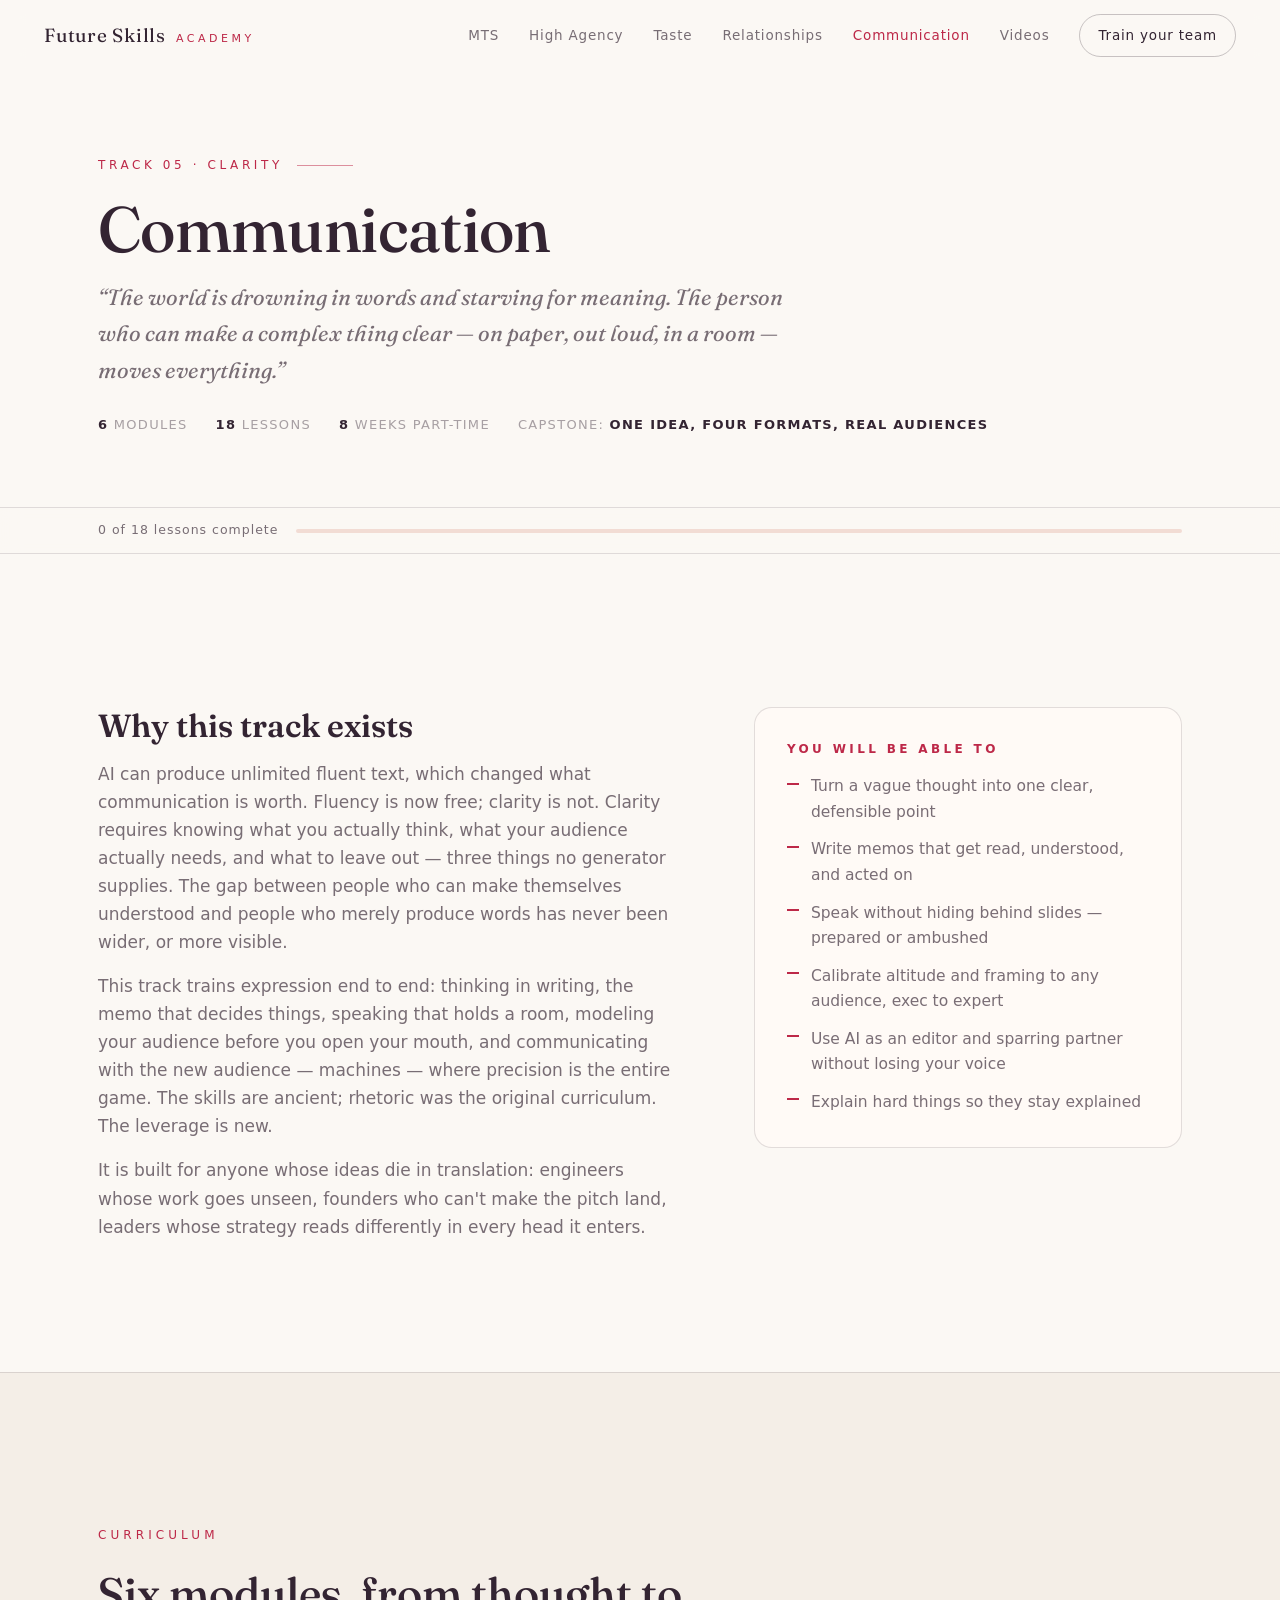
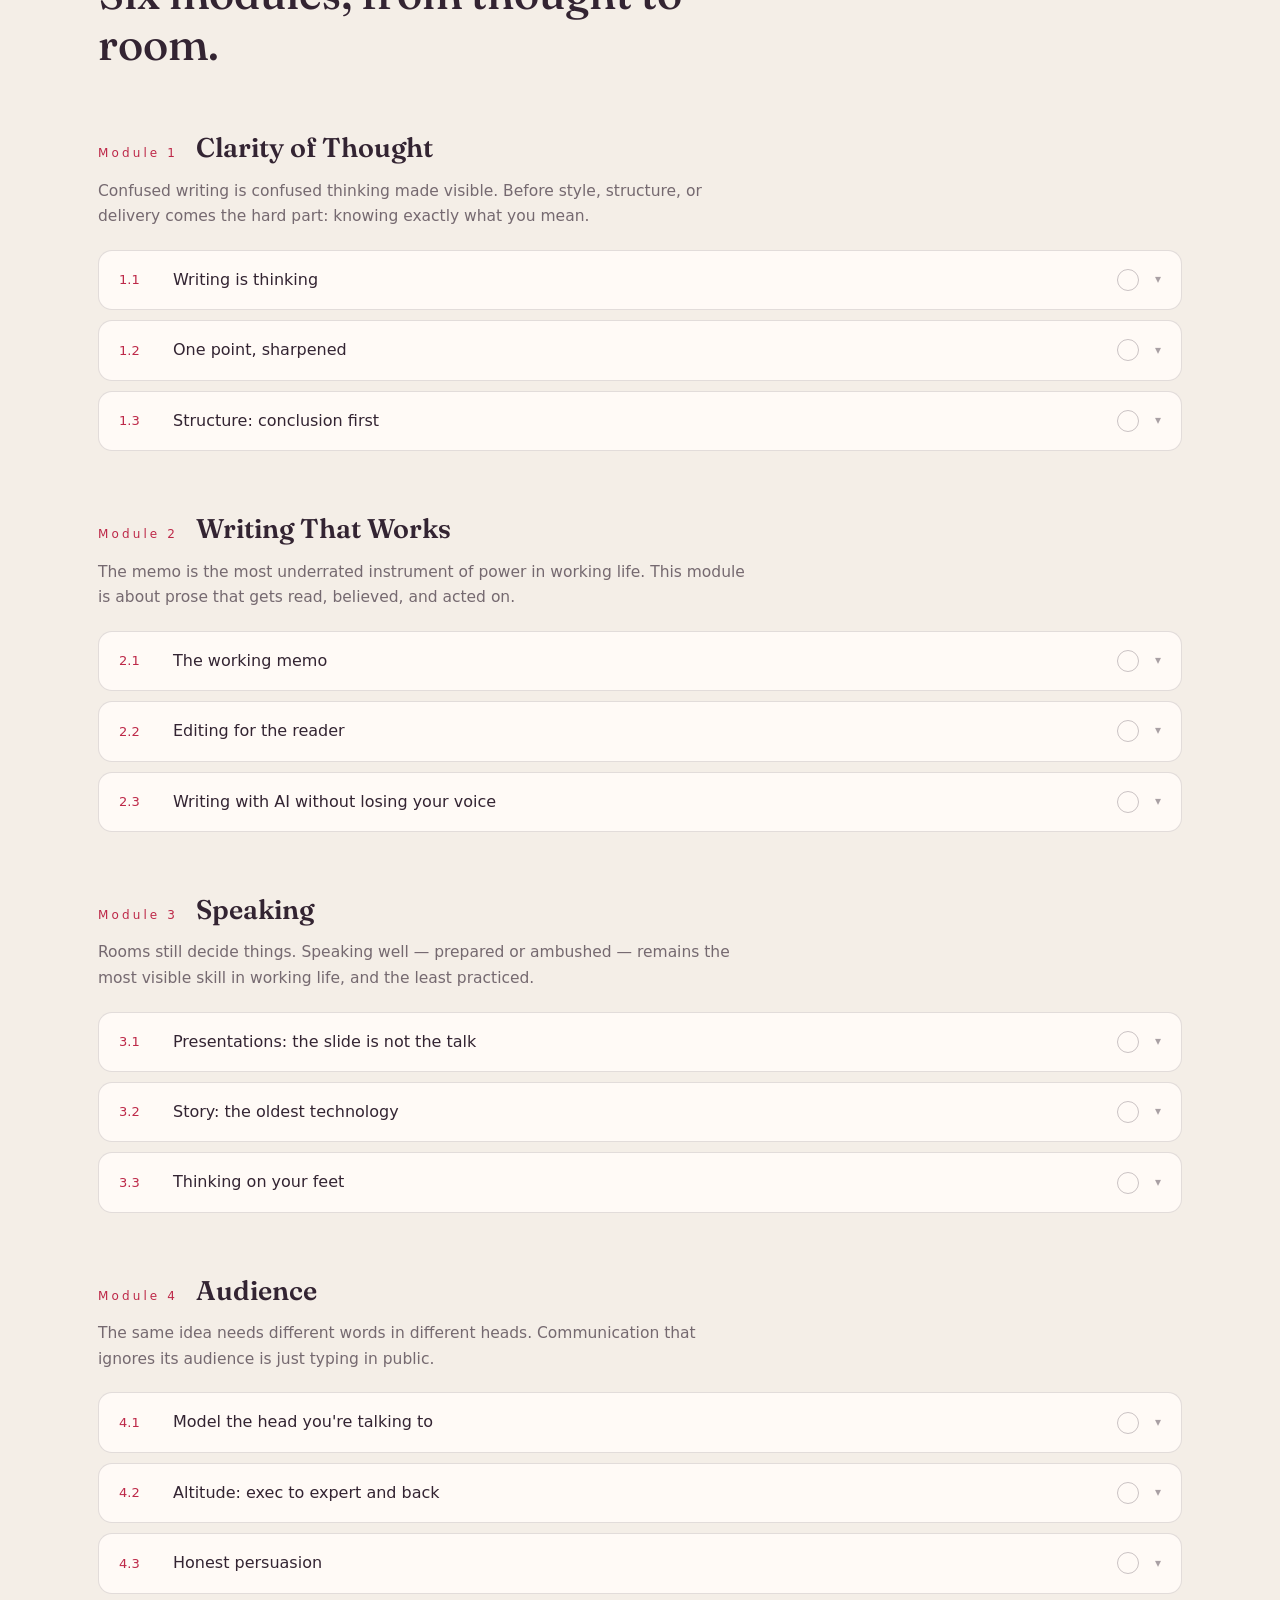
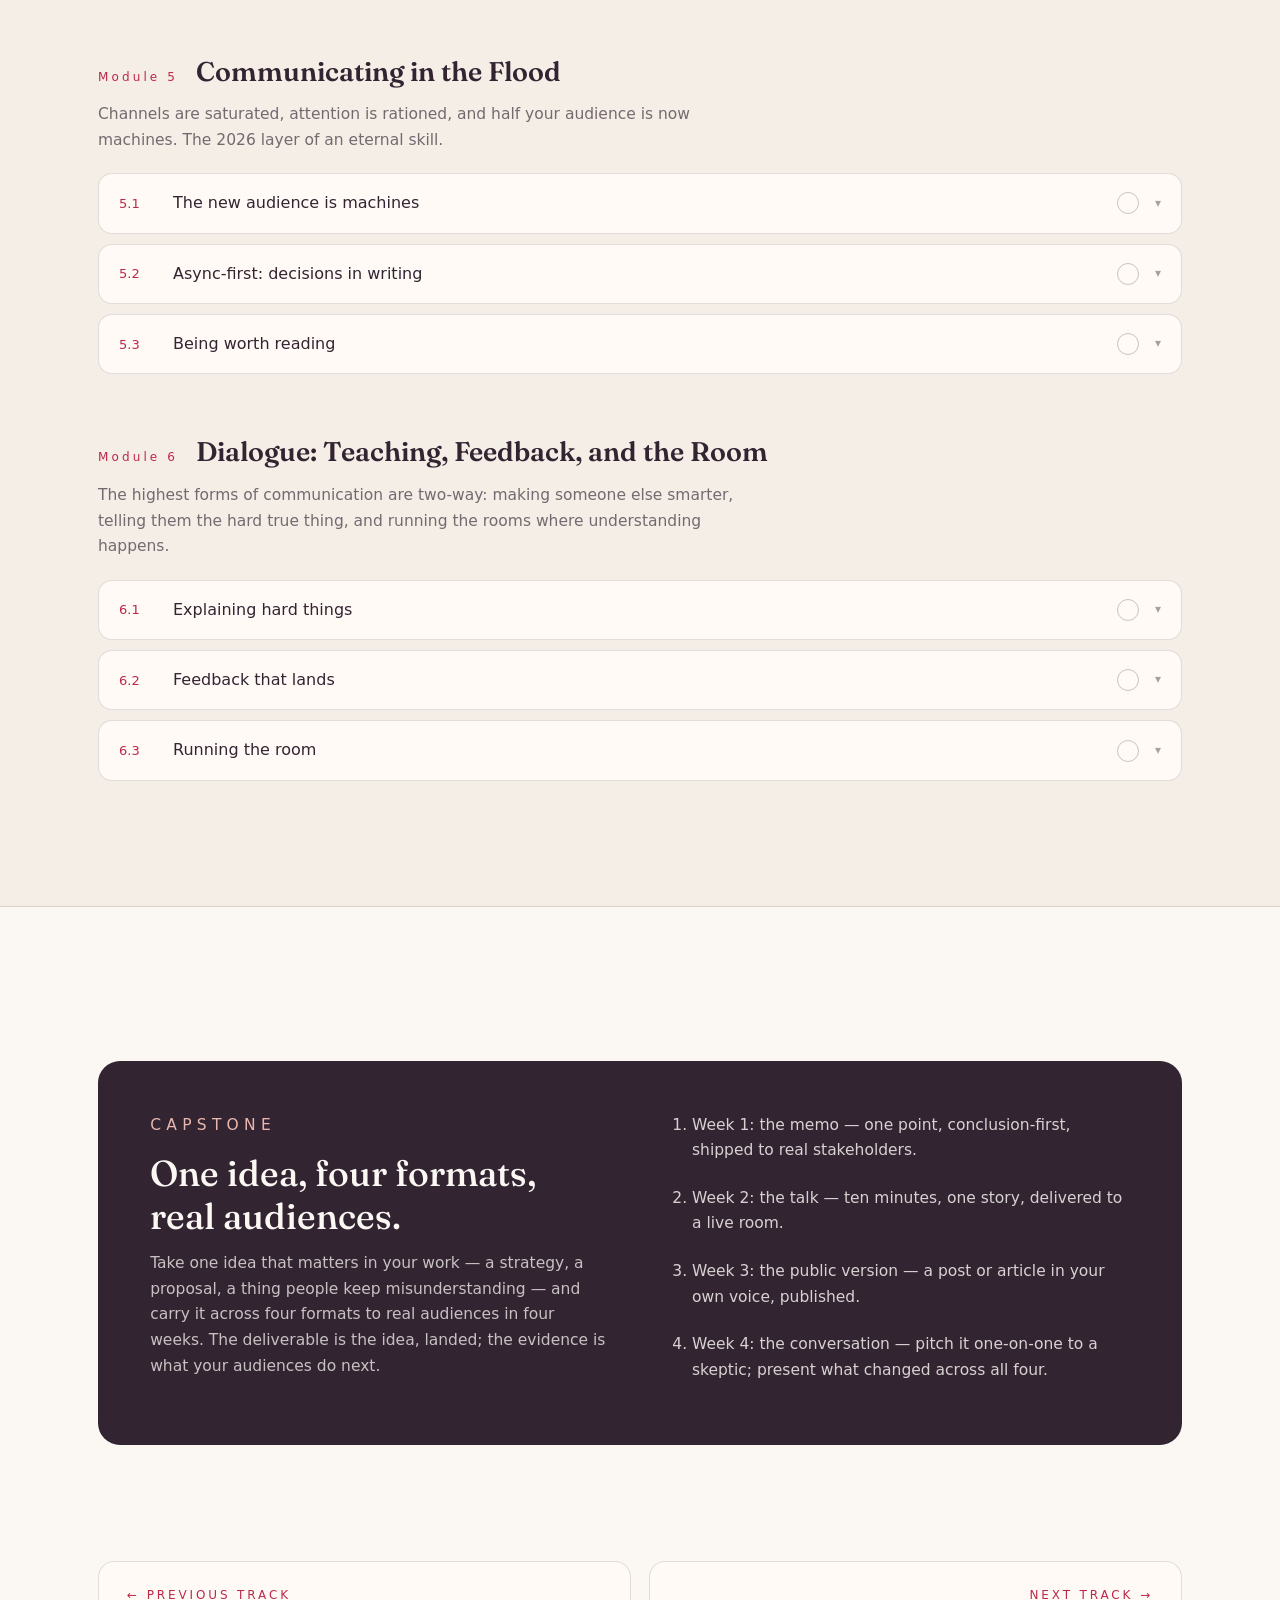
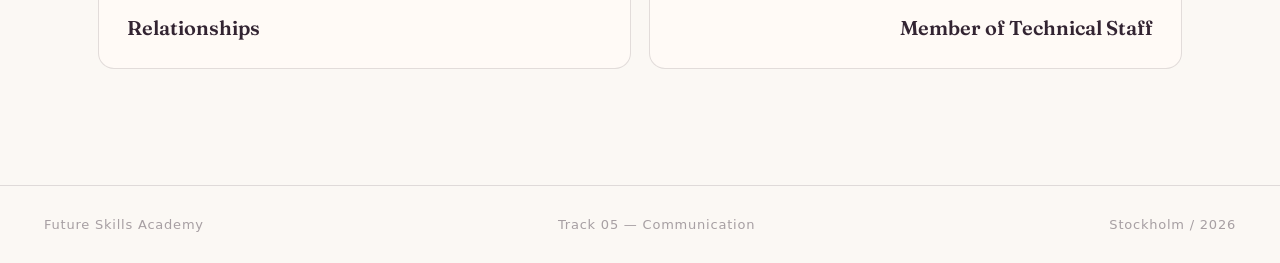
<file: tracks/communication.html>
<!doctype html>
<html lang="en">
  <head>
    <meta charset="utf-8" />
    <meta name="viewport" content="width=device-width, initial-scale=1" />
    <meta
      name="description"
      content="Communication — the Future Skills Academy track for clarity: thinking in writing, speaking that lands, knowing your audience, and being worth reading in an AI-flooded world."
    />
    <title>Communication — Future Skills Academy</title>
    <link rel="canonical" href="https://futureskillsacademy.ai/tracks/communication.html" />
    <meta property="og:type" content="website" />
    <meta property="og:site_name" content="Future Skills Academy" />
    <meta property="og:url" content="https://futureskillsacademy.ai/tracks/communication.html" />
    <meta property="og:title" content="Communication — Future Skills Academy" />
    <meta property="og:description" content="Communication — the Future Skills Academy track for clarity: thinking in writing, speaking that lands, knowing your audience, and being worth reading in an AI-flooded world." />
    <meta property="og:image" content="https://futureskillsacademy.ai/assets/og-image.png" />
    <meta property="og:image:width" content="1200" />
    <meta property="og:image:height" content="630" />
    <meta property="og:image:alt" content="Future Skills Academy — The skills that compound when AI does the rest." />
    <meta name="twitter:card" content="summary_large_image" />
    <meta name="twitter:title" content="Communication — Future Skills Academy" />
    <meta name="twitter:description" content="Communication — the Future Skills Academy track for clarity: thinking in writing, speaking that lands, knowing your audience, and being worth reading in an AI-flooded world." />
    <meta name="twitter:image" content="https://futureskillsacademy.ai/assets/og-image.png" />
    <link
      rel="icon"
      href="data:image/svg+xml,%3Csvg xmlns='http://www.w3.org/2000/svg' viewBox='0 0 64 64'%3E%3Crect width='64' height='64' rx='32' fill='%23322432'/%3E%3Cpath d='M17 42C30 17 48 14 50 18C40 22 33 31 28 46' fill='none' stroke='%23c23c56' stroke-width='7' stroke-linecap='round'/%3E%3C/svg%3E"
    />
    <link rel="preconnect" href="https://fonts.googleapis.com" />
    <link rel="preconnect" href="https://fonts.gstatic.com" crossorigin />
    <link
      href="https://fonts.googleapis.com/css2?family=Fraunces:ital,wght@0,400;0,500;0,600;1,400;1,500&display=swap"
      rel="stylesheet"
    />
    <link rel="stylesheet" href="../styles.css" />
  </head>
  <body>
    <header class="site-header" data-header>
      <a class="brand" href="https://futureskillsacademy.ai/">Future Skills <em>Academy</em></a>
      <nav class="site-nav" aria-label="Primary navigation">
        <a href="member-of-technical-staff.html">MTS</a>
        <a href="high-agency.html">High Agency</a>
        <a href="taste.html">Taste</a>
        <a href="relationships.html">Relationships</a>
        <a href="communication.html" aria-current="page">Communication</a>
        <a href="../videos.html">Videos</a>
        <a class="nav-cta" href="../for-companies.html">Train your team</a>
      </nav>
    </header>

    <main>
      <section class="track-hero">
        <div class="wrap">
          <p class="track-kicker">Track 05 · Clarity</p>
          <h1>Communication</h1>
          <p class="track-epigraph">
            “The world is drowning in words and starving for meaning. The person who can make a
            complex thing clear — on paper, out loud, in a room — moves everything.”
          </p>
          <div class="track-meta">
            <span><strong>6</strong> modules</span>
            <span><strong>18</strong> lessons</span>
            <span><strong>8</strong> weeks part-time</span>
            <span>Capstone: <strong>one idea, four formats, real audiences</strong></span>
          </div>
        </div>
      </section>

      <div class="track-progress">
        <div class="wrap">
          <span class="track-progress-label" data-progress-label>0 of 18 lessons complete</span>
          <div class="track-progress-bar" aria-hidden="true">
            <div class="track-progress-fill" data-progress-fill></div>
          </div>
        </div>
      </div>

      <section class="wrap">
        <div class="track-intro-grid">
          <div class="reveal">
            <h2>Why this track exists</h2>
            <p>
              AI can produce unlimited fluent text, which changed what communication is worth. Fluency
              is now free; clarity is not. Clarity requires knowing what you actually think, what your
              audience actually needs, and what to leave out — three things no generator supplies. The
              gap between people who can make themselves understood and people who merely produce
              words has never been wider, or more visible.
            </p>
            <p>
              This track trains expression end to end: thinking in writing, the memo that decides
              things, speaking that holds a room, modeling your audience before you open your mouth,
              and communicating with the new audience — machines — where precision is the entire
              game. The skills are ancient; rhetoric was the original curriculum. The leverage is new.
            </p>
            <p>
              It is built for anyone whose ideas die in translation: engineers whose work goes unseen,
              founders who can't make the pitch land, leaders whose strategy reads differently in
              every head it enters.
            </p>
          </div>
          <aside class="outcomes reveal">
            <h3>You will be able to</h3>
            <ul>
              <li>Turn a vague thought into one clear, defensible point</li>
              <li>Write memos that get read, understood, and acted on</li>
              <li>Speak without hiding behind slides — prepared or ambushed</li>
              <li>Calibrate altitude and framing to any audience, exec to expert</li>
              <li>Use AI as an editor and sparring partner without losing your voice</li>
              <li>Explain hard things so they stay explained</li>
            </ul>
          </aside>
        </div>
      </section>

      <section class="curriculum">
        <div class="wrap">
          <p class="section-note reveal">Curriculum</p>
          <h2 class="section-title reveal">Six modules, from thought to room.</h2>

          <div class="module reveal">
            <div class="module-head">
              <span class="module-no">Module 1</span>
              <h3>Clarity of Thought</h3>
            </div>
            <p class="module-summary">
              Confused writing is confused thinking made visible. Before style, structure, or
              delivery comes the hard part: knowing exactly what you mean.
            </p>

            <details class="lesson" id="comm-1-1" data-lesson="comm-1-1">
              <summary>
                <span class="lesson-no">1.1</span>
                <span class="lesson-title">Writing is thinking</span>
                <span class="lesson-state" aria-hidden="true">✓</span>
                <span class="lesson-chevron" aria-hidden="true">▾</span>
              </summary>
              <div class="lesson-body">
                <p>
                  The reason writing feels hard is that it is not transcription — it is the act of
                  finding out what you think. An idea that feels complete in your head is usually
                  three-quarters fog, and the page is where the fog becomes undeniable. This is why
                  outsourcing first drafts wholesale to AI is so seductive and so costly: the machine
                  removes the struggle, and the struggle was the thinking. Use AI to challenge,
                  compress, and polish — after you have fought the idea onto the page yourself.
                </p>
                <p>
                  The professionals who seem unusually clear in meetings are almost always people who
                  wrote first, somewhere, even three sentences in a notebook.
                </p>
                <p class="practice">
                  <strong>Practice.</strong> Take a decision or opinion you currently hold "clearly"
                  in your head. Write one page explaining it to a skeptic. Mark every place you got
                  stuck — each one is a spot where the thought wasn't finished. Finish it.
                </p>
                <button class="mark-done" type="button">Mark complete</button>
              </div>
            </details>

            <details class="lesson" id="comm-1-2" data-lesson="comm-1-2">
              <summary>
                <span class="lesson-no">1.2</span>
                <span class="lesson-title">One point, sharpened</span>
                <span class="lesson-state" aria-hidden="true">✓</span>
                <span class="lesson-chevron" aria-hidden="true">▾</span>
              </summary>
              <div class="lesson-body">
                <figure class="lesson-video" data-lesson-video="comm-1-2"><div class="video-frame" data-video="../assets/video/37-one-point-sharpened.mp4" data-slug="37-one-point-sharpened"><button class="video-play" type="button" aria-label="Play: One point, sharpened (56 seconds)"><img src="../assets/video/37-one-point-sharpened.jpg" alt="" loading="lazy" width="270" height="480" /><span class="video-play-icon" aria-hidden="true"></span><span class="video-dur">0:56</span></button></div><figcaption>Watch the idea and the practice in 56 seconds.</figcaption></figure>
                <p>
                  Every effective communication has exactly one point — the sentence you would keep
                  if you could keep only one. Most failed memos, talks, and pitches fail here: they
                  have four points, which the audience compresses into zero. The discipline is
                  brutal triage. Decide the single thing your audience must believe or do, state it
                  early in plain words, and demote everything else to support. If you cannot say
                  your point in one sentence, you do not have a point yet; you have a topic.
                </p>
                <p>
                  The test: an hour after your communication, what does the audience repeat to
                  someone else? That paraphrase — not your document — is what you actually shipped.
                </p>
                <p class="practice">
                  <strong>Practice.</strong> Take your last three significant messages (memo, deck,
                  long email). For each, write the one sentence it existed to convey. If you can't,
                  rewrite one of them around a single point and send the new version.
                </p>
                <button class="mark-done" type="button">Mark complete</button>
              </div>
            </details>

            <details class="lesson" id="comm-1-3" data-lesson="comm-1-3">
              <summary>
                <span class="lesson-no">1.3</span>
                <span class="lesson-title">Structure: conclusion first</span>
                <span class="lesson-state" aria-hidden="true">✓</span>
                <span class="lesson-chevron" aria-hidden="true">▾</span>
              </summary>
              <div class="lesson-body">
                <figure class="lesson-video" data-lesson-video="comm-1-3"><div class="video-frame" data-video="../assets/video/09-conclusion-first.mp4" data-slug="09-conclusion-first"><button class="video-play" type="button" aria-label="Play: Structure: conclusion first (45 seconds)"><img src="../assets/video/09-conclusion-first.jpg" alt="" loading="lazy" width="270" height="480" /><span class="video-play-icon" aria-hidden="true"></span><span class="video-dur">0:45</span></button></div><figcaption>Watch the idea and the practice in 45 seconds.</figcaption></figure>
                <p>
                  School taught you to build to a conclusion; work punishes you for it. Busy people
                  read the first three lines and decide whether the rest exists. So invert: answer
                  first, then reasons, then evidence — the pyramid that consulting firms have drilled
                  for fifty years because it matches how decision-makers actually read. The same
                  structure works out loud: "I recommend X. Three reasons." Nobody has ever
                  complained about being told the point too early.
                </p>
                <p>
                  Structure is also a kindness to disagreement: when the conclusion is upfront,
                  people can engage with your reasoning instead of hunting for your position.
                </p>
                <p class="practice">
                  <strong>Practice.</strong> Rewrite one real document conclusion-first: the answer
                  in line one, three supporting reasons as headers, evidence beneath each. Send both
                  the old and new versions to a colleague and ask which they'd rather receive.
                </p>
                <button class="mark-done" type="button">Mark complete</button>
              </div>
            </details>
          </div>

          <div class="module reveal">
            <div class="module-head">
              <span class="module-no">Module 2</span>
              <h3>Writing That Works</h3>
            </div>
            <p class="module-summary">
              The memo is the most underrated instrument of power in working life. This module is
              about prose that gets read, believed, and acted on.
            </p>

            <details class="lesson" id="comm-2-1" data-lesson="comm-2-1">
              <summary>
                <span class="lesson-no">2.1</span>
                <span class="lesson-title">The working memo</span>
                <span class="lesson-state" aria-hidden="true">✓</span>
                <span class="lesson-chevron" aria-hidden="true">▾</span>
              </summary>
              <div class="lesson-body">
                <p>
                  A good memo does what a meeting pretends to: it forces complete thought, gives
                  every reader the same information, survives as a record, and respects everyone's
                  calendar. The form is stable — context in two sentences, the question, your
                  recommendation, the reasoning, what you need and by when. One to two pages. The
                  organizations that run on memos (and they include the most effective companies in
                  the world) are not writing-cultures by accident; writing is how they think
                  together.
                </p>
                <p>
                  In an AI-saturated office the memo gains power: it is the artifact you can hand to
                  both humans and machines, and the discipline it enforces is exactly the discipline
                  prompting rewards.
                </p>
                <p class="practice">
                  <strong>Practice.</strong> Replace one recurring meeting this week with a memo in
                  the form above plus fifteen minutes of written comments. Compare the decision
                  quality and the time spent, honestly.
                </p>
                <button class="mark-done" type="button">Mark complete</button>
              </div>
            </details>

            <details class="lesson" id="comm-2-2" data-lesson="comm-2-2">
              <summary>
                <span class="lesson-no">2.2</span>
                <span class="lesson-title">Editing for the reader</span>
                <span class="lesson-state" aria-hidden="true">✓</span>
                <span class="lesson-chevron" aria-hidden="true">▾</span>
              </summary>
              <div class="lesson-body">
                <figure class="lesson-video" data-lesson-video="comm-2-2"><div class="video-frame" data-video="../assets/video/38-editing-for-the-reader.mp4" data-slug="38-editing-for-the-reader"><button class="video-play" type="button" aria-label="Play: Editing for the reader (55 seconds)"><img src="../assets/video/38-editing-for-the-reader.jpg" alt="" loading="lazy" width="270" height="480" /><span class="video-play-icon" aria-hidden="true"></span><span class="video-dur">0:55</span></button></div><figcaption>Watch the idea and the practice in 55 seconds.</figcaption></figure>
                <p>
                  First drafts are written for the writer; editing converts them into something
                  written for the reader. The moves are mechanical and merciless: cut the throat-
                  clearing opening, replace abstractions with specifics, break any sentence doing
                  two jobs, delete every word the sentence survives without, and read it aloud —
                  the ear catches what the eye forgives. Half the length is usually hiding inside
                  the draft, and the half that remains is the half that was working.
                </p>
                <p>
                  Edit for the skimmer too, because everyone is one: front-load sentences,
                  meaningful headers, bold sparingly. A document has to work at three speeds —
                  glance, skim, and study.
                </p>
                <p class="practice">
                  <strong>Practice.</strong> Take 600 words you've written and cut to 300 without
                  losing a single necessary idea. Then have AI attempt the same cut, compare its
                  choices to yours, and note what it couldn't know to keep.
                </p>
                <button class="mark-done" type="button">Mark complete</button>
              </div>
            </details>

            <details class="lesson" id="comm-2-3" data-lesson="comm-2-3">
              <summary>
                <span class="lesson-no">2.3</span>
                <span class="lesson-title">Writing with AI without losing your voice</span>
                <span class="lesson-state" aria-hidden="true">✓</span>
                <span class="lesson-chevron" aria-hidden="true">▾</span>
              </summary>
              <div class="lesson-body">
                <figure class="lesson-video" data-lesson-video="comm-2-3"><div class="video-frame" data-video="../assets/video/10-writing-with-ai-keep-your-voice.mp4" data-slug="10-writing-with-ai-keep-your-voice"><button class="video-play" type="button" aria-label="Play: Writing with AI without losing your voice (40 seconds)"><img src="../assets/video/10-writing-with-ai-keep-your-voice.jpg" alt="" loading="lazy" width="270" height="480" /><span class="video-play-icon" aria-hidden="true"></span><span class="video-dur">0:40</span></button></div><figcaption>Watch the idea and the practice in 40 seconds.</figcaption></figure>
                <p>
                  Everyone's AI-assisted writing is converging on the same smooth, confident,
                  forgettable register — and readers' detectors are improving weekly. Voice is now a
                  signal of authenticity, which makes it an asset worth protecting. The working
                  arrangement: you supply the point, the structure, the specifics, and the
                  sentences that sound like you; AI supplies critique ("what's the weakest
                  argument here?"), compression, and the tenth-draft polish you'd never have
                  patience for. Author and editor — never the reverse.
                </p>
                <p>
                  The tell of reversed roles is content that could have been written about any
                  company, by anyone, with nothing at stake. If a reader can't find you in it,
                  neither can they find a reason to trust it.
                </p>
                <p class="practice">
                  <strong>Practice.</strong> Write a short piece your way, then ask AI for its three
                  strongest criticisms — not a rewrite. Address them in your own words. Compare the
                  result to a fully AI-rewritten version and note what each kept and lost.
                </p>
                <button class="mark-done" type="button">Mark complete</button>
              </div>
            </details>
          </div>

          <div class="module reveal">
            <div class="module-head">
              <span class="module-no">Module 3</span>
              <h3>Speaking</h3>
            </div>
            <p class="module-summary">
              Rooms still decide things. Speaking well — prepared or ambushed — remains the most
              visible skill in working life, and the least practiced.
            </p>

            <details class="lesson" id="comm-3-1" data-lesson="comm-3-1">
              <summary>
                <span class="lesson-no">3.1</span>
                <span class="lesson-title">Presentations: the slide is not the talk</span>
                <span class="lesson-state" aria-hidden="true">✓</span>
                <span class="lesson-chevron" aria-hidden="true">▾</span>
              </summary>
              <div class="lesson-body">
                <figure class="lesson-video" data-lesson-video="comm-3-1"><div class="video-frame" data-video="../assets/video/19-the-slide-is-not-the-talk.mp4" data-slug="19-the-slide-is-not-the-talk"><button class="video-play" type="button" aria-label="Play: Presentations: the slide is not the talk (46 seconds)"><img src="../assets/video/19-the-slide-is-not-the-talk.jpg" alt="" loading="lazy" width="270" height="480" /><span class="video-play-icon" aria-hidden="true"></span><span class="video-dur">0:46</span></button></div><figcaption>Watch the idea and the practice in 46 seconds.</figcaption></figure>
                <p>
                  A presentation is a spoken argument with visual support — not a document performed
                  aloud. Build it in that order: the one point, the three beats that establish it,
                  and only then slides, each carrying a single idea your voice elaborates. Reading
                  your slides to a room transmits one message: this person did not prepare to talk
                  to us. AI generates handsome decks in minutes now, which makes the merely-handsome
                  deck worthless and the genuinely-argued talk conspicuous.
                </p>
                <p>
                  Rehearse out loud, at least twice, standing up. The difference between the first
                  and third spoken run-through is the difference the audience experiences.
                </p>
                <p class="practice">
                  <strong>Practice.</strong> Take your next presentation and write the talk first:
                  one point, three beats, in spoken language. Then build the fewest slides that
                  support it. Rehearse aloud twice and deliver. Notice how questions change.
                </p>
                <button class="mark-done" type="button">Mark complete</button>
              </div>
            </details>

            <details class="lesson" id="comm-3-2" data-lesson="comm-3-2">
              <summary>
                <span class="lesson-no">3.2</span>
                <span class="lesson-title">Story: the oldest technology</span>
                <span class="lesson-state" aria-hidden="true">✓</span>
                <span class="lesson-chevron" aria-hidden="true">▾</span>
              </summary>
              <div class="lesson-body">
                <p>
                  Humans do not remember bullet points; they remember what happened to someone.
                  Story is the compression format the brain ships with: a person, a problem, a
                  struggle, a change. The skill transfers everywhere — the customer anecdote that
                  makes the strategy real, the incident narrative that makes the lesson stick, the
                  founding story that makes the pitch human. The data earns belief; the story earns
                  attention and memory. You need both, in that order of construction and the
                  reverse order of delivery.
                </p>
                <p>
                  Keep an inventory. The working communicator has five true stories, polished by
                  retelling, deployable on demand. Collect yours deliberately — the moment something
                  instructive happens, write it down before it smooths itself into forgettable.
                </p>
                <p class="practice">
                  <strong>Practice.</strong> Write down three true stories from your own work —
                  person, problem, struggle, change, each under ninety seconds aloud. Tell one this
                  week where you would otherwise have presented a list. Watch the room.
                </p>
                <button class="mark-done" type="button">Mark complete</button>
              </div>
            </details>

            <details class="lesson" id="comm-3-3" data-lesson="comm-3-3">
              <summary>
                <span class="lesson-no">3.3</span>
                <span class="lesson-title">Thinking on your feet</span>
                <span class="lesson-state" aria-hidden="true">✓</span>
                <span class="lesson-chevron" aria-hidden="true">▾</span>
              </summary>
              <div class="lesson-body">
                <p>
                  The ambush question — in the meeting, after the talk, from the investor — is where
                  credibility is actually priced. The skill is not having instant answers; it is
                  structure under pressure. Buy three seconds ("good question — let me think about
                  that properly"), answer the question that was asked, give your point first and one
                  reason, and stop talking. Rambling is the tell of panic. And the most
                  credibility-building sentence available remains "I don't know — I'll find out by
                  Thursday," delivered without flinching.
                </p>
                <p>
                  Preparation makes spontaneity: before any high-stakes room, write the five
                  hardest questions you could be asked and say your answers aloud once. You will be
                  asked two of them.
                </p>
                <p class="practice">
                  <strong>Practice.</strong> Before your next important meeting, write the five
                  hardest questions and rehearse answers aloud — point first, one reason, stop. Use
                  an AI session as a hostile questioner for a live drill first.
                </p>
                <button class="mark-done" type="button">Mark complete</button>
              </div>
            </details>
          </div>

          <div class="module reveal">
            <div class="module-head">
              <span class="module-no">Module 4</span>
              <h3>Audience</h3>
            </div>
            <p class="module-summary">
              The same idea needs different words in different heads. Communication that ignores its
              audience is just typing in public.
            </p>

            <details class="lesson" id="comm-4-1" data-lesson="comm-4-1">
              <summary>
                <span class="lesson-no">4.1</span>
                <span class="lesson-title">Model the head you're talking to</span>
                <span class="lesson-state" aria-hidden="true">✓</span>
                <span class="lesson-chevron" aria-hidden="true">▾</span>
              </summary>
              <div class="lesson-body">
                <figure class="lesson-video" data-lesson-video="comm-4-1"><div class="video-frame" data-video="../assets/video/39-model-the-head.mp4" data-slug="39-model-the-head"><button class="video-play" type="button" aria-label="Play: Model the head you&#x27;re talking to (54 seconds)"><img src="../assets/video/39-model-the-head.jpg" alt="" loading="lazy" width="270" height="480" /><span class="video-play-icon" aria-hidden="true"></span><span class="video-dur">0:54</span></button></div><figcaption>Watch the idea and the practice in 54 seconds.</figcaption></figure>
                <p>
                  Before any consequential communication, answer four questions about the receiving
                  mind: What do they already know? What do they actually care about — not what
                  should they care about? What do they fear? And what do I need from them? Most
                  failed communication fails before the first word, in the unexamined assumption
                  that the audience is you with less information. They are not you. The CFO hears
                  "exciting technology" as "unbudgeted risk"; the engineer hears "simple change" as
                  an insult.
                </p>
                <p>
                  This modeling is also why communication can't be fully delegated to AI: the
                  machine knows the general audience, but you know that this particular VP was
                  burned by exactly this kind of project two years ago.
                </p>
                <p class="practice">
                  <strong>Practice.</strong> For your next significant message, write the four
                  answers first — knows, cares, fears, needed. Then write the message. File both;
                  after the response arrives, score your model against reality.
                </p>
                <button class="mark-done" type="button">Mark complete</button>
              </div>
            </details>

            <details class="lesson" id="comm-4-2" data-lesson="comm-4-2">
              <summary>
                <span class="lesson-no">4.2</span>
                <span class="lesson-title">Altitude: exec to expert and back</span>
                <span class="lesson-state" aria-hidden="true">✓</span>
                <span class="lesson-chevron" aria-hidden="true">▾</span>
              </summary>
              <div class="lesson-body">
                <figure class="lesson-video" data-lesson-video="comm-4-2"><div class="video-frame" data-video="../assets/video/20-altitude.mp4" data-slug="20-altitude"><button class="video-play" type="button" aria-label="Play: Altitude: exec to expert and back (54 seconds)"><img src="../assets/video/20-altitude.jpg" alt="" loading="lazy" width="270" height="480" /><span class="video-play-icon" aria-hidden="true"></span><span class="video-dur">0:54</span></button></div><figcaption>Watch the idea and the practice in 54 seconds.</figcaption></figure>
                <p>
                  Every idea exists at multiple altitudes: the one-sentence version for the
                  hallway, the one-paragraph version for the exec, the one-page version for the
                  decision, and the deep version for the people doing the work. Professionals can
                  fly all four and — harder — notice which one the moment requires. The classic
                  failure is altitude mismatch: drowning a decision-maker in implementation detail,
                  or hand-waving at an expert who needs the mechanism. Both read as either
                  disrespect or incompetence, and both are fixable in advance.
                </p>
                <p>
                  Build all four versions for anything that matters. AI is genuinely good at
                  altitude conversion once you've written the deep version — it can compress
                  honestly, but it cannot know what was important enough to survive the compression.
                  Review what it dropped.
                </p>
                <p class="practice">
                  <strong>Practice.</strong> Take your current main project and write it at all four
                  altitudes: one sentence, one paragraph, one page, full depth. Test the sentence on
                  someone senior and the page on someone technical; revise where their eyes glazed.
                </p>
                <button class="mark-done" type="button">Mark complete</button>
              </div>
            </details>

            <details class="lesson" id="comm-4-3" data-lesson="comm-4-3">
              <summary>
                <span class="lesson-no">4.3</span>
                <span class="lesson-title">Honest persuasion</span>
                <span class="lesson-state" aria-hidden="true">✓</span>
                <span class="lesson-chevron" aria-hidden="true">▾</span>
              </summary>
              <div class="lesson-body">
                <p>
                  Persuasion has had a stable recipe for 2,300 years: ethos — why you can be
                  believed; logos — why the argument holds; pathos — why anyone should care. Modern
                  professionals over-invest in logos and wonder why airtight arguments lose. The
                  fix is sequencing, not manipulation: establish stake and credibility, make the
                  case plainly, and connect it to what the audience already cares about. The line
                  between persuasion and manipulation is also old and also simple: would you be
                  comfortable if the audience could see your full reasoning? If yes, proceed.
                </p>
                <p>
                  In an era of synthetic persuasion at scale, the honest persuader gains a strange
                  advantage: people are learning to discount polish and search for stake. Show
                  yours — what you'd lose by being wrong is the most persuasive disclosure there is.
                </p>
                <p class="practice">
                  <strong>Practice.</strong> Take a real case you need to make. Write it three
                  times: pure logic, pure credibility-and-stake, pure why-it-matters. Then braid
                  the strongest of each into one version. Deliver it, and note which strand the
                  audience responded to.
                </p>
                <button class="mark-done" type="button">Mark complete</button>
              </div>
            </details>
          </div>

          <div class="module reveal">
            <div class="module-head">
              <span class="module-no">Module 5</span>
              <h3>Communicating in the Flood</h3>
            </div>
            <p class="module-summary">
              Channels are saturated, attention is rationed, and half your audience is now machines.
              The 2026 layer of an eternal skill.
            </p>

            <details class="lesson" id="comm-5-1" data-lesson="comm-5-1">
              <summary>
                <span class="lesson-no">5.1</span>
                <span class="lesson-title">The new audience is machines</span>
                <span class="lesson-state" aria-hidden="true">✓</span>
                <span class="lesson-chevron" aria-hidden="true">▾</span>
              </summary>
              <div class="lesson-body">
                <p>
                  A growing share of what you write will be read first — sometimes only — by AI:
                  the agent executing your spec, the assistant summarizing your memo for an exec,
                  the search system deciding whether your documentation answers a question. Writing
                  for machines is writing for the most literal reader you will ever have: state
                  assumptions explicitly, define terms on first use, keep one instruction per
                  sentence, and never rely on tone to carry meaning. Conveniently, this discipline
                  improves the text for humans too.
                </p>
                <p>
                  The summary test is the new proofread: run your document through an AI
                  summarizer and check whether your one point survives. If the machine mangles your
                  meaning, some human skimmer already did.
                </p>
                <p class="practice">
                  <strong>Practice.</strong> Take an important document and ask AI to summarize it
                  in three sentences. If the summary misses or distorts your point, revise the
                  document — not the summary — until a fresh pass gets it right.
                </p>
                <button class="mark-done" type="button">Mark complete</button>
              </div>
            </details>

            <details class="lesson" id="comm-5-2" data-lesson="comm-5-2">
              <summary>
                <span class="lesson-no">5.2</span>
                <span class="lesson-title">Async-first: decisions in writing</span>
                <span class="lesson-state" aria-hidden="true">✓</span>
                <span class="lesson-chevron" aria-hidden="true">▾</span>
              </summary>
              <div class="lesson-body">
                <p>
                  Distributed teams, compressed calendars, and AI teammates all point the same
                  direction: the default medium of serious work is now the written, asynchronous
                  artifact. The async-first discipline: decisions get a document, documents get
                  deadlines for comment, comments get responses, and the outcome gets recorded where
                  the next person — or the next agent — will look. Meetings still exist, but they are
                  promoted to what they're good at: conflict, nuance, and trust. Status died with a
                  document; let it rest.
                </p>
                <p>
                  The compounding benefit is institutional memory. A team that writes its decisions
                  can onboard a human in days and brief an AI system in minutes. A team that decides
                  verbally re-litigates everything forever.
                </p>
                <p class="practice">
                  <strong>Practice.</strong> Pick one decision currently bouncing through meetings
                  and chat. Write the one-page decision doc, set a 48-hour comment window, decide,
                  and record it. Track how often the topic resurfaces compared to the verbal
                  baseline.
                </p>
                <button class="mark-done" type="button">Mark complete</button>
              </div>
            </details>

            <details class="lesson" id="comm-5-3" data-lesson="comm-5-3">
              <summary>
                <span class="lesson-no">5.3</span>
                <span class="lesson-title">Being worth reading</span>
                <span class="lesson-state" aria-hidden="true">✓</span>
                <span class="lesson-chevron" aria-hidden="true">▾</span>
              </summary>
              <div class="lesson-body">
                <p>
                  Attention is allocated by reputation. People decide to read your message because
                  your last five were worth it — that is the entire algorithm. Earning the asset is
                  slow and mechanical: send less, make every send dense with signal, never bury the
                  ask, and never waste a reader's click on something a subject line could have
                  carried. Spending it is fast: one rambling all-hands email, one cried-wolf
                  "urgent," and your next ten messages are skimmed by reflex.
                </p>
                <p>
                  In the flood, this reputation becomes career infrastructure. The person whose
                  messages are always worth opening has a communication channel money can't buy —
                  and AI, which makes sending easy, makes the restraint that protects it rarer and
                  more valuable.
                </p>
                <p class="practice">
                  <strong>Practice.</strong> Audit your last twenty sent messages as their
                  recipient: which were worth opening? Set yourself two rules that would have
                  filtered the rest (e.g., "no FYI without a because," "ask in the first line") and
                  hold them for a month.
                </p>
                <button class="mark-done" type="button">Mark complete</button>
              </div>
            </details>
          </div>

          <div class="module reveal">
            <div class="module-head">
              <span class="module-no">Module 6</span>
              <h3>Dialogue: Teaching, Feedback, and the Room</h3>
            </div>
            <p class="module-summary">
              The highest forms of communication are two-way: making someone else smarter, telling
              them the hard true thing, and running the rooms where understanding happens.
            </p>

            <details class="lesson" id="comm-6-1" data-lesson="comm-6-1">
              <summary>
                <span class="lesson-no">6.1</span>
                <span class="lesson-title">Explaining hard things</span>
                <span class="lesson-state" aria-hidden="true">✓</span>
                <span class="lesson-chevron" aria-hidden="true">▾</span>
              </summary>
              <div class="lesson-body">
                <p>
                  Teaching is the final exam of understanding — and a daily job requirement wearing
                  other names: onboarding, documentation, the architecture walkthrough, the board
                  explanation. The craft: start from what the learner already knows and build a
                  bridge, one new idea at a time; use an analogy to create the shape and then
                  immediately show where the analogy breaks; and check understanding by asking them
                  to use the idea, not to nod at it. Curse-of-knowledge is the enemy — the expert's
                  inability to remember what it was like not to know.
                </p>
                <p>
                  The people who explain well become disproportionately influential, because every
                  person they teach becomes an advocate for the idea — and for them.
                </p>
                <p class="practice">
                  <strong>Practice.</strong> Take the most complex thing you understand at work and
                  explain it to someone two domains away, in ten minutes, with one analogy. Have
                  them explain it back. Every distortion in the echo is a flaw in the bridge —
                  rebuild and re-test.
                </p>
                <button class="mark-done" type="button">Mark complete</button>
              </div>
            </details>

            <details class="lesson" id="comm-6-2" data-lesson="comm-6-2">
              <summary>
                <span class="lesson-no">6.2</span>
                <span class="lesson-title">Feedback that lands</span>
                <span class="lesson-state" aria-hidden="true">✓</span>
                <span class="lesson-chevron" aria-hidden="true">▾</span>
              </summary>
              <div class="lesson-body">
                <figure class="lesson-video" data-lesson-video="comm-6-2"><div class="video-frame" data-video="../assets/video/40-feedback-that-lands.mp4" data-slug="40-feedback-that-lands"><button class="video-play" type="button" aria-label="Play: Feedback that lands (62 seconds)"><img src="../assets/video/40-feedback-that-lands.jpg" alt="" loading="lazy" width="270" height="480" /><span class="video-play-icon" aria-hidden="true"></span><span class="video-dur">1:02</span></button></div><figcaption>Watch the idea and the practice in 62 seconds.</figcaption></figure>
                <p>
                  Most feedback fails in one of two ways: so cushioned the message never arrives, or
                  so blunt the listener spends the conversation defending instead of hearing. The
                  working formula is specific, behavioral, and prompt: what happened (observable,
                  not interpreted), the impact it had, and what different would look like — delivered
                  close to the event, in private, with the assumption that the person wants to be
                  good at their job. "You're careless" is an attack; "the last two releases shipped
                  without the checklist, and both had rollbacks" is information.
                </p>
                <p>
                  Receiving is the same skill reversed, and it is the rarer one: ask for the
                  example, resist the rebuttal for one full day, and thank the giver even when it
                  stings — because the alternative is a future where no one tells you anything.
                </p>
                <p class="practice">
                  <strong>Practice.</strong> Deliver one piece of real feedback this week in the
                  what-impact-different form. And solicit one: ask a colleague "what's one thing I
                  do that makes your work harder?" — then just say thank you and sit with it for a
                  day.
                </p>
                <button class="mark-done" type="button">Mark complete</button>
              </div>
            </details>

            <details class="lesson" id="comm-6-3" data-lesson="comm-6-3">
              <summary>
                <span class="lesson-no">6.3</span>
                <span class="lesson-title">Running the room</span>
                <span class="lesson-state" aria-hidden="true">✓</span>
                <span class="lesson-chevron" aria-hidden="true">▾</span>
              </summary>
              <div class="lesson-body">
                <p>
                  A meeting is a communication system, and most are designed by accident. Running
                  one well is a facilitation craft: a stated purpose ("we leave with a decision on
                  X"), the right people and no others, pre-reading sent early enough to be read,
                  drawing out the quiet expert before the loud generalist fills the air, naming
                  disagreement instead of letting it fester politely, and ending with who-does-what-
                  by-when said aloud. Thirty minutes run this way outperforms ninety run by inertia.
                </p>
                <p>
                  With AI handling notes, summaries, and action-item tracking, the human job in the
                  room concentrates on what machines can't do: reading the silences, balancing the
                  voices, and making the call when discussion has done its work.
                </p>
                <p class="practice">
                  <strong>Practice.</strong> Take one meeting you own and redesign it: written
                  purpose, trimmed list, pre-read, a named decision moment, spoken action items. Let
                  AI take the notes. Ask attendees afterward whether the difference was noticeable.
                </p>
                <button class="mark-done" type="button">Mark complete</button>
              </div>
            </details>
          </div>
        </div>
      </section>

      <section class="wrap">
        <div class="capstone-panel reveal">
          <div>
            <p class="section-note">Capstone</p>
            <h2>One idea, four formats, real audiences.</h2>
            <p>
              Take one idea that matters in your work — a strategy, a proposal, a thing people keep
              misunderstanding — and carry it across four formats to real audiences in four weeks.
              The deliverable is the idea, landed; the evidence is what your audiences do next.
            </p>
          </div>
          <ol>
            <li>Week 1: the memo — one point, conclusion-first, shipped to real stakeholders.</li>
            <li>Week 2: the talk — ten minutes, one story, delivered to a live room.</li>
            <li>Week 3: the public version — a post or article in your own voice, published.</li>
            <li>Week 4: the conversation — pitch it one-on-one to a skeptic; present what changed across all four.</li>
          </ol>
        </div>
      </section>

      <section class="wrap" style="padding-top: 0">
        <nav class="track-nav" aria-label="Track navigation">
          <a href="relationships.html">
            <span>← Previous track</span>
            <strong>Relationships</strong>
          </a>
          <a class="next" href="member-of-technical-staff.html">
            <span>Next track →</span>
            <strong>Member of Technical Staff</strong>
          </a>
        </nav>
      </section>
    </main>

    <footer>
      <span>Future Skills Academy</span>
      <span>Track 05 — Communication</span>
      <span>Stockholm / 2026</span>
    </footer>

    <script data-goatcounter="https://futureskillsacademy.goatcounter.com/count" async src="https://gc.zgo.at/count.js"></script>
    <script src="../script.js"></script>
  </body>
</html>
</file>
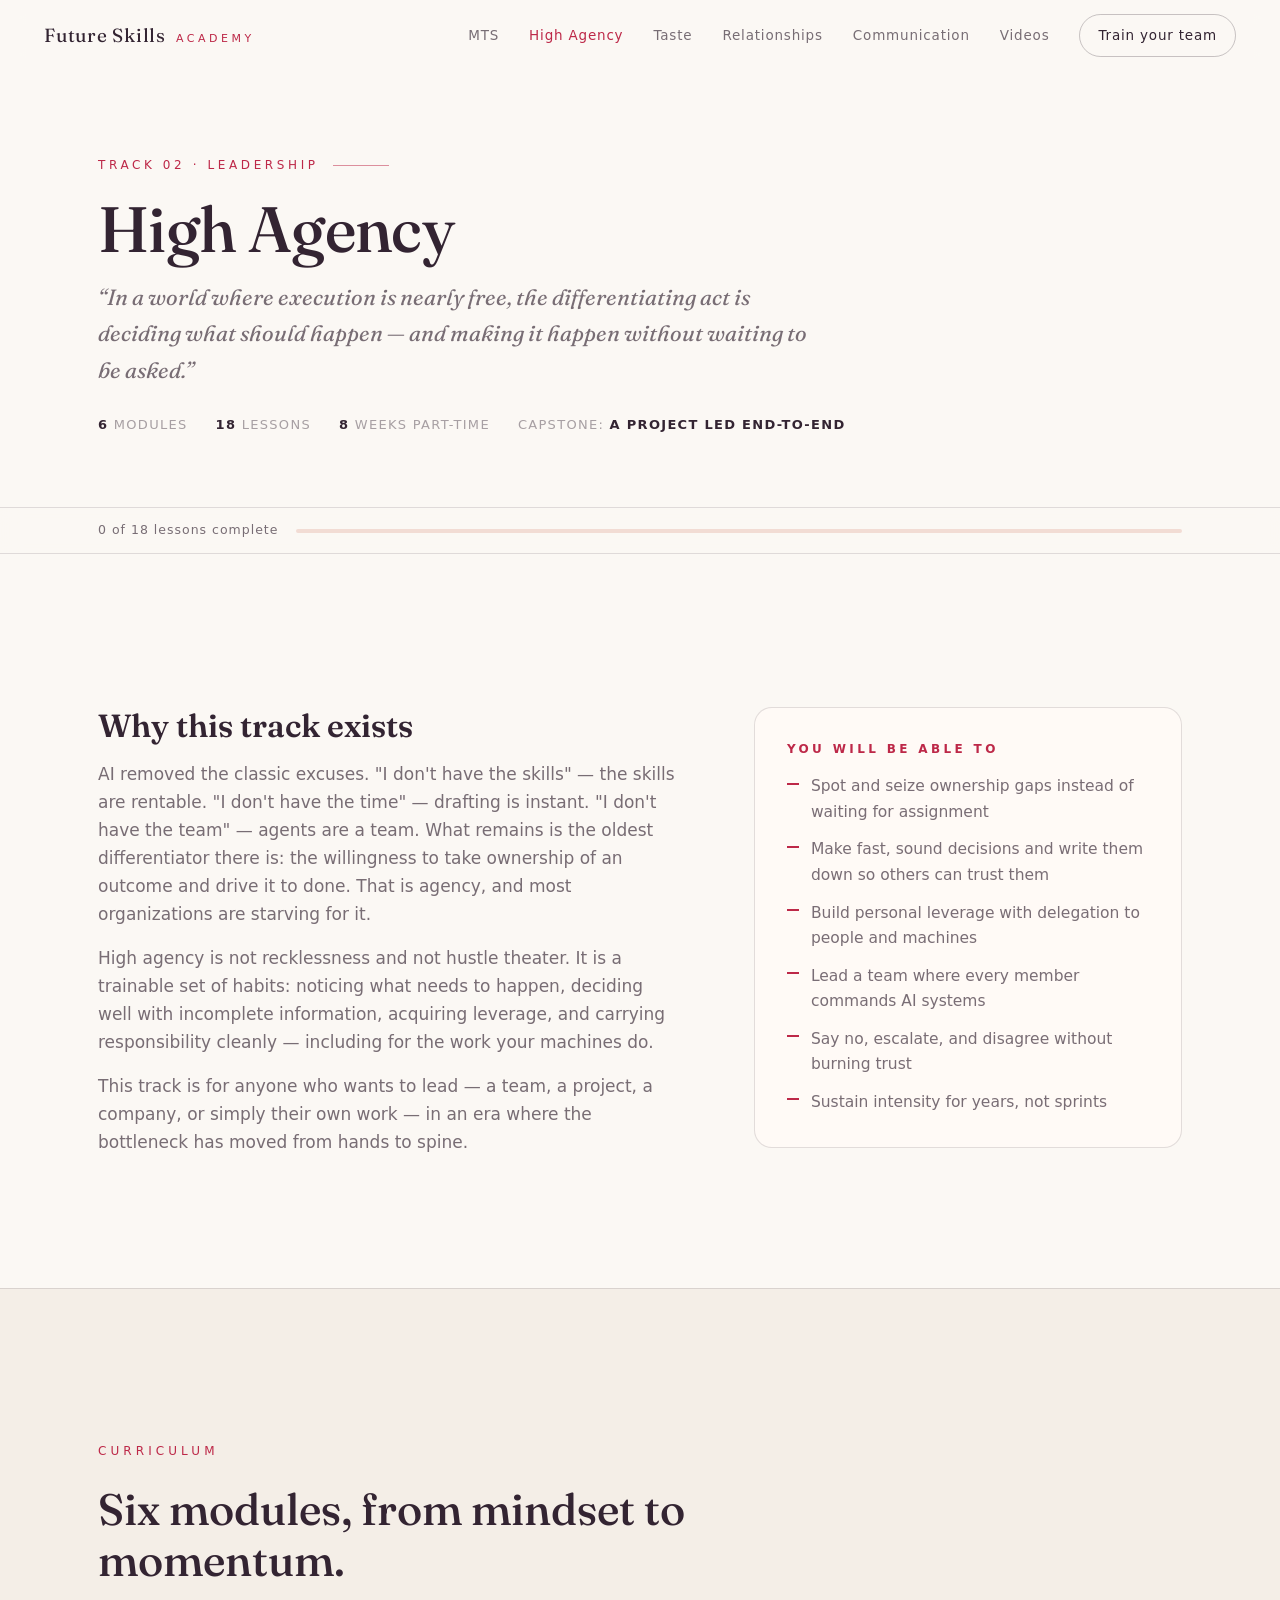
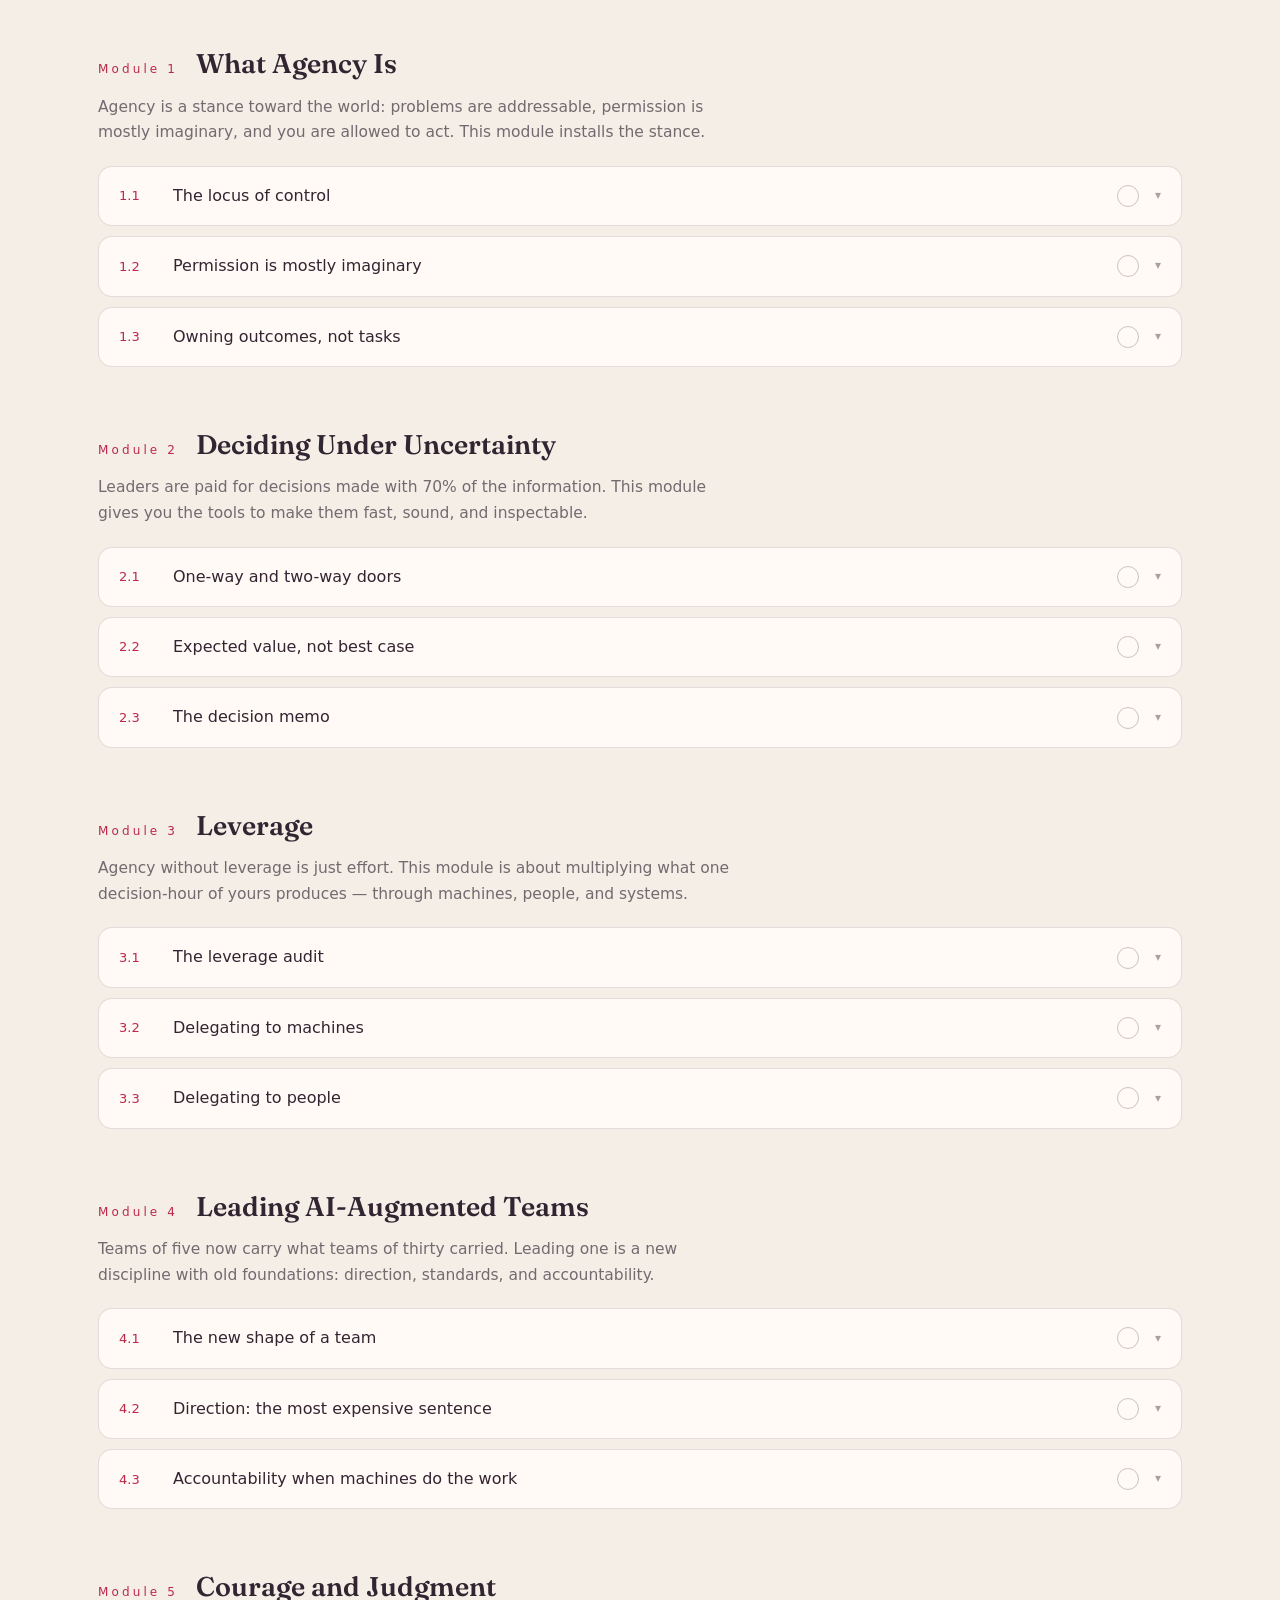
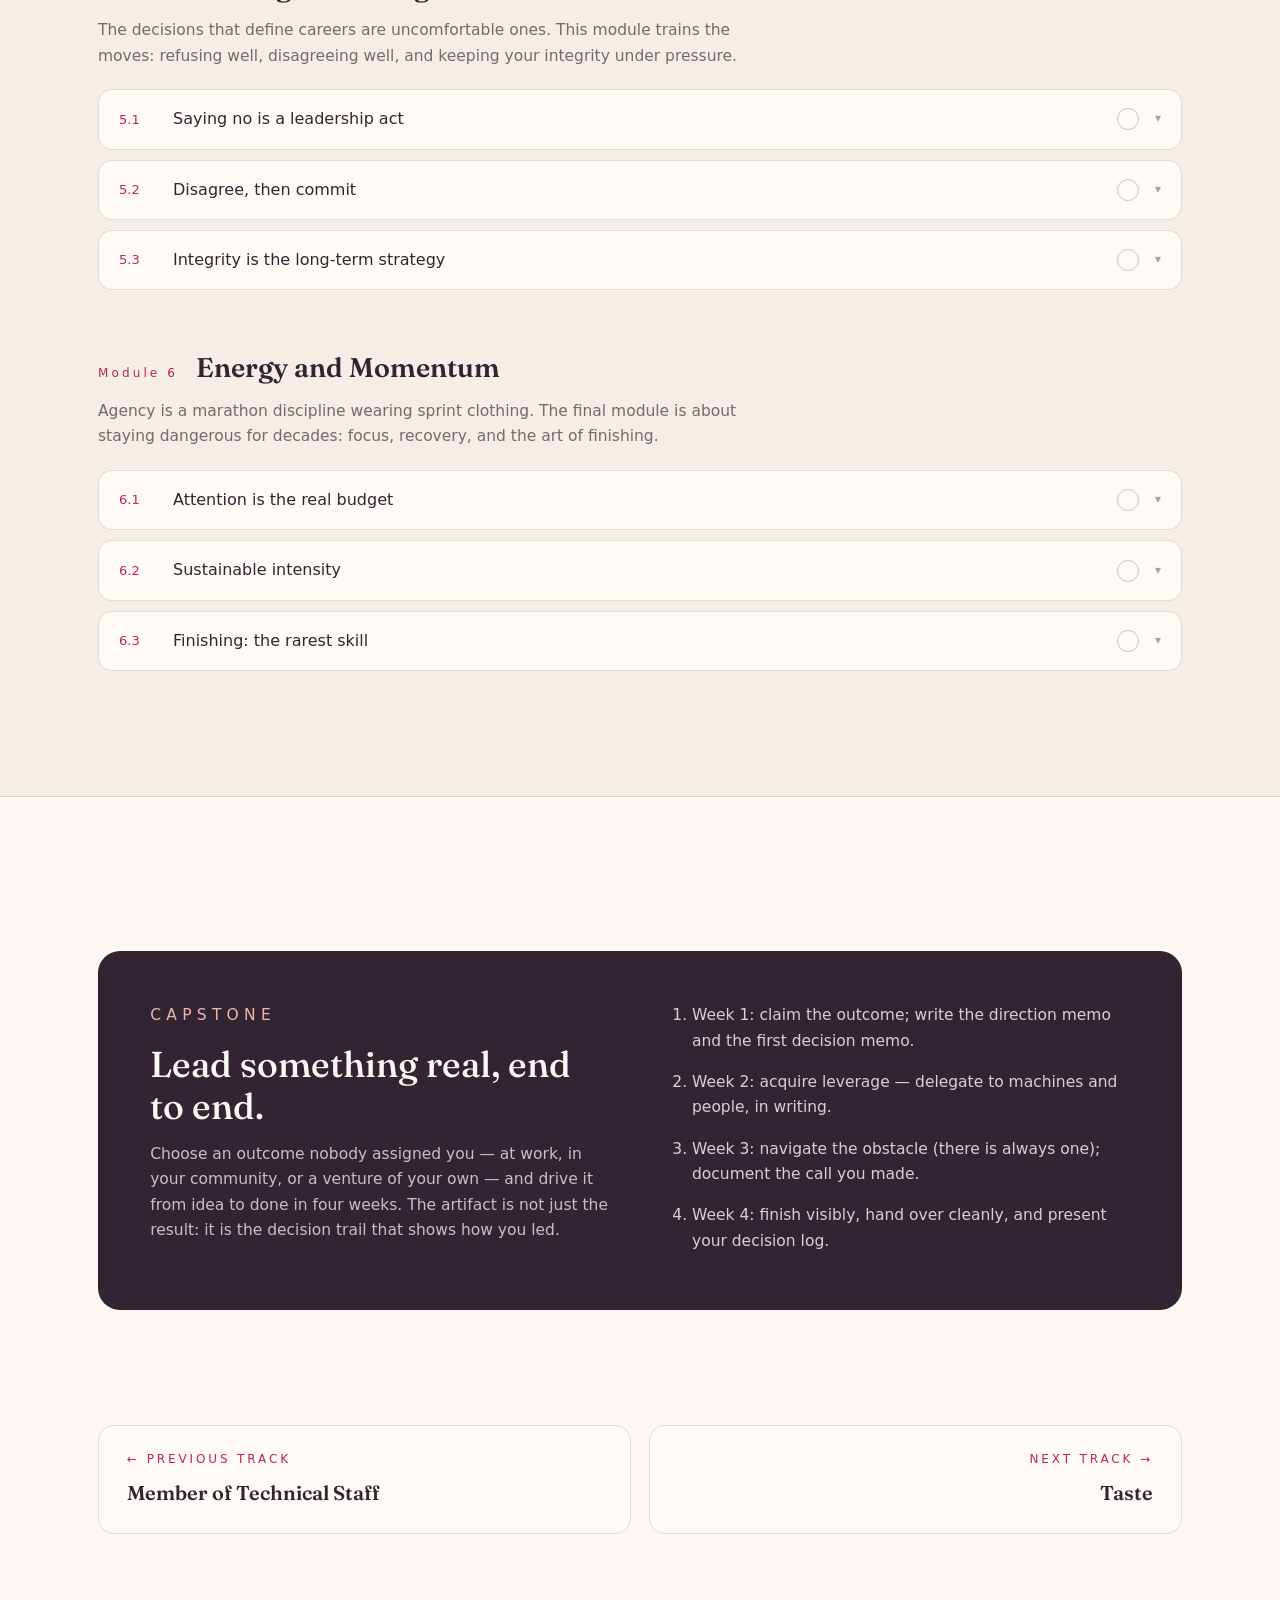
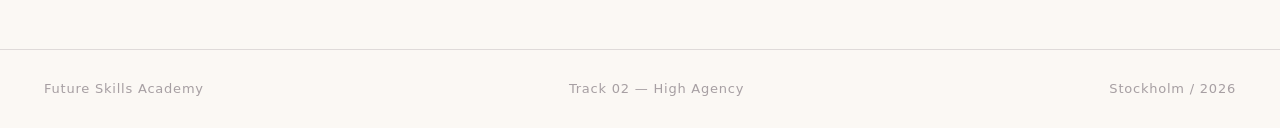
<file: tracks/high-agency.html>
<!doctype html>
<html lang="en">
  <head>
    <meta charset="utf-8" />
    <meta name="viewport" content="width=device-width, initial-scale=1" />
    <meta
      name="description"
      content="High Agency — the Future Skills Academy leadership track: ownership, decision-making under uncertainty, leverage, and leading AI-augmented teams."
    />
    <title>High Agency — Future Skills Academy</title>
    <link rel="canonical" href="https://futureskillsacademy.ai/tracks/high-agency.html" />
    <meta property="og:type" content="website" />
    <meta property="og:site_name" content="Future Skills Academy" />
    <meta property="og:url" content="https://futureskillsacademy.ai/tracks/high-agency.html" />
    <meta property="og:title" content="High Agency — Future Skills Academy" />
    <meta property="og:description" content="High Agency — the Future Skills Academy leadership track: ownership, decision-making under uncertainty, leverage, and leading AI-augmented teams." />
    <meta property="og:image" content="https://futureskillsacademy.ai/assets/og-image.png" />
    <meta property="og:image:width" content="1200" />
    <meta property="og:image:height" content="630" />
    <meta property="og:image:alt" content="Future Skills Academy — The skills that compound when AI does the rest." />
    <meta name="twitter:card" content="summary_large_image" />
    <meta name="twitter:title" content="High Agency — Future Skills Academy" />
    <meta name="twitter:description" content="High Agency — the Future Skills Academy leadership track: ownership, decision-making under uncertainty, leverage, and leading AI-augmented teams." />
    <meta name="twitter:image" content="https://futureskillsacademy.ai/assets/og-image.png" />
    <link
      rel="icon"
      href="data:image/svg+xml,%3Csvg xmlns='http://www.w3.org/2000/svg' viewBox='0 0 64 64'%3E%3Crect width='64' height='64' rx='32' fill='%23322432'/%3E%3Cpath d='M17 42C30 17 48 14 50 18C40 22 33 31 28 46' fill='none' stroke='%23c23c56' stroke-width='7' stroke-linecap='round'/%3E%3C/svg%3E"
    />
    <link rel="preconnect" href="https://fonts.googleapis.com" />
    <link rel="preconnect" href="https://fonts.gstatic.com" crossorigin />
    <link
      href="https://fonts.googleapis.com/css2?family=Fraunces:ital,wght@0,400;0,500;0,600;1,400;1,500&display=swap"
      rel="stylesheet"
    />
    <link rel="stylesheet" href="../styles.css" />
  </head>
  <body>
    <header class="site-header" data-header>
      <a class="brand" href="https://futureskillsacademy.ai/">Future Skills <em>Academy</em></a>
      <nav class="site-nav" aria-label="Primary navigation">
        <a href="member-of-technical-staff.html">MTS</a>
        <a href="high-agency.html" aria-current="page">High Agency</a>
        <a href="taste.html">Taste</a>
        <a href="relationships.html">Relationships</a>
        <a href="communication.html">Communication</a>
        <a href="../videos.html">Videos</a>
        <a class="nav-cta" href="../for-companies.html">Train your team</a>
      </nav>
    </header>

    <main>
      <section class="track-hero">
        <div class="wrap">
          <p class="track-kicker">Track 02 · Leadership</p>
          <h1>High Agency</h1>
          <p class="track-epigraph">
            “In a world where execution is nearly free, the differentiating act is deciding what
            should happen — and making it happen without waiting to be asked.”
          </p>
          <div class="track-meta">
            <span><strong>6</strong> modules</span>
            <span><strong>18</strong> lessons</span>
            <span><strong>8</strong> weeks part-time</span>
            <span>Capstone: <strong>a project led end-to-end</strong></span>
          </div>
        </div>
      </section>

      <div class="track-progress">
        <div class="wrap">
          <span class="track-progress-label" data-progress-label>0 of 18 lessons complete</span>
          <div class="track-progress-bar" aria-hidden="true">
            <div class="track-progress-fill" data-progress-fill></div>
          </div>
        </div>
      </div>

      <section class="wrap">
        <div class="track-intro-grid">
          <div class="reveal">
            <h2>Why this track exists</h2>
            <p>
              AI removed the classic excuses. "I don't have the skills" — the skills are rentable.
              "I don't have the time" — drafting is instant. "I don't have the team" — agents are a
              team. What remains is the oldest differentiator there is: the willingness to take
              ownership of an outcome and drive it to done. That is agency, and most organizations
              are starving for it.
            </p>
            <p>
              High agency is not recklessness and not hustle theater. It is a trainable set of
              habits: noticing what needs to happen, deciding well with incomplete information,
              acquiring leverage, and carrying responsibility cleanly — including for the work your
              machines do.
            </p>
            <p>
              This track is for anyone who wants to lead — a team, a project, a company, or simply
              their own work — in an era where the bottleneck has moved from hands to spine.
            </p>
          </div>
          <aside class="outcomes reveal">
            <h3>You will be able to</h3>
            <ul>
              <li>Spot and seize ownership gaps instead of waiting for assignment</li>
              <li>Make fast, sound decisions and write them down so others can trust them</li>
              <li>Build personal leverage with delegation to people and machines</li>
              <li>Lead a team where every member commands AI systems</li>
              <li>Say no, escalate, and disagree without burning trust</li>
              <li>Sustain intensity for years, not sprints</li>
            </ul>
          </aside>
        </div>
      </section>

      <section class="curriculum">
        <div class="wrap">
          <p class="section-note reveal">Curriculum</p>
          <h2 class="section-title reveal">Six modules, from mindset to momentum.</h2>

          <div class="module reveal">
            <div class="module-head">
              <span class="module-no">Module 1</span>
              <h3>What Agency Is</h3>
            </div>
            <p class="module-summary">
              Agency is a stance toward the world: problems are addressable, permission is mostly
              imaginary, and you are allowed to act. This module installs the stance.
            </p>

            <details class="lesson" id="agency-1-1" data-lesson="agency-1-1">
              <summary>
                <span class="lesson-no">1.1</span>
                <span class="lesson-title">The locus of control</span>
                <span class="lesson-state" aria-hidden="true">✓</span>
                <span class="lesson-chevron" aria-hidden="true">▾</span>
              </summary>
              <div class="lesson-body">
                <p>
                  Listen to how people describe their problems. Low agency speaks in passive voice:
                  "the project got delayed," "leadership hasn't decided," "the tooling doesn't allow
                  it." High agency speaks in moves: "I haven't unblocked it yet — here's my next
                  attempt." Same facts, different operator. The single most reliable predictor of
                  who becomes indispensable is which language they think in, because language here
                  is strategy.
                </p>
                <p>
                  This is not positive thinking. Constraints are real. Agency is the practice of
                  finding the part of the constraint that is yours to move — there almost always is
                  one.
                </p>
                <p class="practice">
                  <strong>Practice.</strong> Write down your three biggest current blockers exactly
                  as you would describe them to a friend. Rewrite each in moves: what is the next
                  action only you can take? Take one today.
                </p>
                <button class="mark-done" type="button">Mark complete</button>
              </div>
            </details>

            <details class="lesson" id="agency-1-2" data-lesson="agency-1-2">
              <summary>
                <span class="lesson-no">1.2</span>
                <span class="lesson-title">Permission is mostly imaginary</span>
                <span class="lesson-state" aria-hidden="true">✓</span>
                <span class="lesson-chevron" aria-hidden="true">▾</span>
              </summary>
              <div class="lesson-body">
                <figure class="lesson-video" data-lesson-video="agency-1-2"><div class="video-frame" data-video="../assets/video/13-permission-is-imaginary.mp4" data-slug="13-permission-is-imaginary"><button class="video-play" type="button" aria-label="Play: Permission is mostly imaginary (49 seconds)"><img src="../assets/video/13-permission-is-imaginary.jpg" alt="" loading="lazy" width="270" height="480" /><span class="video-play-icon" aria-hidden="true"></span><span class="video-dur">0:49</span></button></div><figcaption>Watch the idea and the practice in 49 seconds.</figcaption></figure>
                <p>
                  Most of the permission people wait for does not exist as a rule anywhere — it is a
                  social guess about what might annoy someone. The high-agency calibration is
                  simple: for reversible actions in your domain, act and inform. For expensive or
                  irreversible ones, ask — fast, with a recommendation attached. "I plan to do X by
                  Friday unless you object" gets more done than "should I do X?" ever has.
                </p>
                <p>
                  The companion skill is absorbing the occasional correction gracefully. People who
                  act and adjust are forgiven; people who act and defend are not.
                </p>
                <p class="practice">
                  <strong>Practice.</strong> Identify one thing you've been waiting for permission
                  to do. Classify it: reversible or not? If reversible, do it this week and inform.
                  If not, send the "I plan to, unless you object" message today.
                </p>
                <button class="mark-done" type="button">Mark complete</button>
              </div>
            </details>

            <details class="lesson" id="agency-1-3" data-lesson="agency-1-3">
              <summary>
                <span class="lesson-no">1.3</span>
                <span class="lesson-title">Owning outcomes, not tasks</span>
                <span class="lesson-state" aria-hidden="true">✓</span>
                <span class="lesson-chevron" aria-hidden="true">▾</span>
              </summary>
              <div class="lesson-body">
                <figure class="lesson-video" data-lesson-video="agency-1-3"><div class="video-frame" data-video="../assets/video/25-owning-outcomes-not-tasks.mp4" data-slug="25-owning-outcomes-not-tasks"><button class="video-play" type="button" aria-label="Play: Owning outcomes, not tasks (53 seconds)"><img src="../assets/video/25-owning-outcomes-not-tasks.jpg" alt="" loading="lazy" width="270" height="480" /><span class="video-play-icon" aria-hidden="true"></span><span class="video-dur">0:53</span></button></div><figcaption>Watch the idea and the practice in 53 seconds.</figcaption></figure>
                <p>
                  A task-owner does what was asked and stops. An outcome-owner asks what the task
                  was for, notices when the task won't achieve it, and changes course. In an
                  AI-saturated workplace, task ownership is precisely what got automated — outcome
                  ownership is the remaining job. The shift is visible in small moments: reporting
                  "I sent the email" versus "they haven't replied, so I'm calling tomorrow."
                </p>
                <p>
                  Pick your outcomes deliberately. Owning everything is owning nothing; the skill is
                  holding a few outcomes so completely that nobody behind you needs to check.
                </p>
                <p class="practice">
                  <strong>Practice.</strong> For each of your current responsibilities, name the
                  outcome it serves in one sentence. Find one place where completing the task would
                  still fail the outcome — and fix the gap, not the task.
                </p>
                <button class="mark-done" type="button">Mark complete</button>
              </div>
            </details>
          </div>

          <div class="module reveal">
            <div class="module-head">
              <span class="module-no">Module 2</span>
              <h3>Deciding Under Uncertainty</h3>
            </div>
            <p class="module-summary">
              Leaders are paid for decisions made with 70% of the information. This module gives you
              the tools to make them fast, sound, and inspectable.
            </p>

            <details class="lesson" id="agency-2-1" data-lesson="agency-2-1">
              <summary>
                <span class="lesson-no">2.1</span>
                <span class="lesson-title">One-way and two-way doors</span>
                <span class="lesson-state" aria-hidden="true">✓</span>
                <span class="lesson-chevron" aria-hidden="true">▾</span>
              </summary>
              <div class="lesson-body">
                <figure class="lesson-video" data-lesson-video="agency-2-1"><div class="video-frame" data-video="../assets/video/03-one-way-two-way-doors.mp4" data-slug="03-one-way-two-way-doors" data-yt="aEuevVLVJ9Q"><button class="video-play" type="button" aria-label="Play: One-way and two-way doors (47 seconds)"><img src="../assets/video/03-one-way-two-way-doors.jpg" alt="" loading="lazy" width="270" height="480" /><span class="video-play-icon" aria-hidden="true"></span><span class="video-dur">0:47</span></button></div><figcaption>Watch the idea and the practice in 47 seconds.</figcaption></figure>
                <p>
                  The first question about any decision is not "what's right?" but "what does it
                  cost to be wrong?" Two-way doors — reversible calls — deserve speed: decide,
                  observe, adjust. One-way doors — hires, public commitments, architecture you'll
                  live with for years — deserve deliberation. Most organizational slowness comes
                  from one error: treating two-way doors with one-way-door ceremony.
                </p>
                <p>
                  AI shifted the boundary. Many decisions that used to be one-way (build the thing,
                  commit the team for a quarter) became two-way, because finding out is now cheap.
                  Recalibrate accordingly.
                </p>
                <p class="practice">
                  <strong>Practice.</strong> List the five decisions currently pending around you.
                  Classify each as one-way or two-way. For every two-way door, decide it this week
                  by the cheapest test you can run.
                </p>
                <button class="mark-done" type="button">Mark complete</button>
              </div>
            </details>

            <details class="lesson" id="agency-2-2" data-lesson="agency-2-2">
              <summary>
                <span class="lesson-no">2.2</span>
                <span class="lesson-title">Expected value, not best case</span>
                <span class="lesson-state" aria-hidden="true">✓</span>
                <span class="lesson-chevron" aria-hidden="true">▾</span>
              </summary>
              <div class="lesson-body">
                <p>
                  Good deciders think in bets: what are the outcomes, roughly how likely is each,
                  and what is each worth? The arithmetic is crude and the numbers are guesses — and
                  it still beats the alternatives, because it forces the question "what would make
                  this wrong?" into the open. A 30% chance of a big win can justify acting; a 95%
                  chance of a small win can be a trap that costs you the year.
                </p>
                <p>
                  The high-agency twist: spend effort raising the value of the losing branches.
                  A bet where even failure produces reusable assets — knowledge, code, relationships
                  — is a much better bet than its probability suggests.
                </p>
                <p class="practice">
                  <strong>Practice.</strong> Take a real decision you face. Sketch the three most
                  likely outcomes with rough probabilities and values. Then redesign the plan so the
                  worst branch still leaves you something. Decide.
                </p>
                <button class="mark-done" type="button">Mark complete</button>
              </div>
            </details>

            <details class="lesson" id="agency-2-3" data-lesson="agency-2-3">
              <summary>
                <span class="lesson-no">2.3</span>
                <span class="lesson-title">The decision memo</span>
                <span class="lesson-state" aria-hidden="true">✓</span>
                <span class="lesson-chevron" aria-hidden="true">▾</span>
              </summary>
              <div class="lesson-body">
                <p>
                  Writing a decision down — context, options, choice, reasons, what would change
                  your mind — is the highest-leverage leadership habit per minute spent. It forces
                  clarity you didn't know you lacked, lets others challenge the reasoning instead of
                  the conclusion, and builds the track record that earns you bigger decisions.
                  A page is enough. AI can draft the structure; only you can supply the judgment.
                </p>
                <p>
                  The memo also depersonalizes disagreement. People argue with a document very
                  differently from how they argue with a person — more honestly, less politically.
                </p>
                <p class="practice">
                  <strong>Practice.</strong> Write a one-page memo for a decision you are about to
                  make: context, options considered, your call, and the evidence that would reverse
                  it. Share it with one person who might disagree.
                </p>
                <button class="mark-done" type="button">Mark complete</button>
              </div>
            </details>
          </div>

          <div class="module reveal">
            <div class="module-head">
              <span class="module-no">Module 3</span>
              <h3>Leverage</h3>
            </div>
            <p class="module-summary">
              Agency without leverage is just effort. This module is about multiplying what one
              decision-hour of yours produces — through machines, people, and systems.
            </p>

            <details class="lesson" id="agency-3-1" data-lesson="agency-3-1">
              <summary>
                <span class="lesson-no">3.1</span>
                <span class="lesson-title">The leverage audit</span>
                <span class="lesson-state" aria-hidden="true">✓</span>
                <span class="lesson-chevron" aria-hidden="true">▾</span>
              </summary>
              <div class="lesson-body">
                <figure class="lesson-video" data-lesson-video="agency-3-1"><div class="video-frame" data-video="../assets/video/26-the-leverage-audit.mp4" data-slug="26-the-leverage-audit"><button class="video-play" type="button" aria-label="Play: The leverage audit (56 seconds)"><img src="../assets/video/26-the-leverage-audit.jpg" alt="" loading="lazy" width="270" height="480" /><span class="video-play-icon" aria-hidden="true"></span><span class="video-dur">0:56</span></button></div><figcaption>Watch the idea and the practice in 56 seconds.</figcaption></figure>
                <p>
                  Rank everything you do by output-per-hour-of-you. At the top: decisions, designs,
                  relationships, and anything that runs without you afterward. At the bottom: work
                  a machine or a process could do, done by hand, again. Most professionals — even
                  senior ones — spend half their week in the bottom of their own ranking, because
                  low-leverage work feels productive and high-leverage work feels like procrastinating.
                </p>
                <p>
                  The audit isn't about working more. It's about noticing that one hour spent
                  building a reusable system or making a delayed decision routinely outproduces a
                  week of conscientious task-doing.
                </p>
                <p class="practice">
                  <strong>Practice.</strong> Log your work hours for three days in 30-minute blocks.
                  Score each block 1–10 on leverage. Eliminate, automate, or delegate the lowest
                  three hours — permanently.
                </p>
                <button class="mark-done" type="button">Mark complete</button>
              </div>
            </details>

            <details class="lesson" id="agency-3-2" data-lesson="agency-3-2">
              <summary>
                <span class="lesson-no">3.2</span>
                <span class="lesson-title">Delegating to machines</span>
                <span class="lesson-state" aria-hidden="true">✓</span>
                <span class="lesson-chevron" aria-hidden="true">▾</span>
              </summary>
              <div class="lesson-body">
                <figure class="lesson-video" data-lesson-video="agency-3-2"><div class="video-frame" data-video="../assets/video/14-delegating-to-machines.mp4" data-slug="14-delegating-to-machines"><button class="video-play" type="button" aria-label="Play: Delegating to machines (53 seconds)"><img src="../assets/video/14-delegating-to-machines.jpg" alt="" loading="lazy" width="270" height="480" /><span class="video-play-icon" aria-hidden="true"></span><span class="video-dur">0:53</span></button></div><figcaption>Watch the idea and the practice in 53 seconds.</figcaption></figure>
                <p>
                  Treat AI delegation as a management skill, not a tool skill. The same rules apply
                  as with a capable new hire: give the goal and the constraints, not keystroke
                  instructions; demand artifacts you can verify; review early before errors
                  compound; and keep a written record of what worked so the next delegation starts
                  smarter. The managers who were good at briefing people are suddenly the best AI
                  operators — that is not a coincidence.
                </p>
                <p>
                  Push past assistance into true delegation: not "help me write this," but "own this
                  whole report; I'll review your draft Thursday." The leverage difference is 10x.
                </p>
                <p class="practice">
                  <strong>Practice.</strong> Choose one recurring deliverable you produce. Write a
                  standing brief for it — goal, audience, quality bar, examples — and have AI
                  produce the next one end-to-end. Review like a manager, not a co-author.
                </p>
                <button class="mark-done" type="button">Mark complete</button>
              </div>
            </details>

            <details class="lesson" id="agency-3-3" data-lesson="agency-3-3">
              <summary>
                <span class="lesson-no">3.3</span>
                <span class="lesson-title">Delegating to people</span>
                <span class="lesson-state" aria-hidden="true">✓</span>
                <span class="lesson-chevron" aria-hidden="true">▾</span>
              </summary>
              <div class="lesson-body">
                <p>
                  Machines took the tasks, so what you delegate to humans changes: you delegate
                  ownership. That means handing someone an outcome with real authority and real
                  stakes, then resisting the urge to take it back the first time their approach
                  differs from yours. The test of good delegation is not "did they do it my way?"
                  but "is the outcome safe in their hands, and are they bigger than they were?"
                </p>
                <p>
                  Under-delegation is the leader's most expensive vice. It caps the team at your
                  personal bandwidth and teaches your best people to leave.
                </p>
                <p class="practice">
                  <strong>Practice.</strong> Pick the responsibility you keep doing because "it's
                  faster to do it myself." Hand the outcome to a specific person this week, with a
                  written brief and a scheduled review — and do not touch it in between.
                </p>
                <button class="mark-done" type="button">Mark complete</button>
              </div>
            </details>
          </div>

          <div class="module reveal">
            <div class="module-head">
              <span class="module-no">Module 4</span>
              <h3>Leading AI-Augmented Teams</h3>
            </div>
            <p class="module-summary">
              Teams of five now carry what teams of thirty carried. Leading one is a new discipline
              with old foundations: direction, standards, and accountability.
            </p>

            <details class="lesson" id="agency-4-1" data-lesson="agency-4-1">
              <summary>
                <span class="lesson-no">4.1</span>
                <span class="lesson-title">The new shape of a team</span>
                <span class="lesson-state" aria-hidden="true">✓</span>
                <span class="lesson-chevron" aria-hidden="true">▾</span>
              </summary>
              <div class="lesson-body">
                <p>
                  The 2026 team is small, senior, and surrounded by machine capacity. Every member
                  is a span-of-control multiplier: one person plus agents covers what used to be a
                  function. This breaks the old management playbook — there is less coordination to
                  do, fewer status meetings to run, and far more depends on each individual's
                  judgment. The leader's job concentrates into three things: direction, quality
                  bar, and unblocking.
                </p>
                <p>
                  The risky corollary: a small team amplifies whoever is in it, including the wrong
                  hire. Selection and standards matter more than ever, not less.
                </p>
                <p class="practice">
                  <strong>Practice.</strong> Sketch your team (or a team you know) as it would look
                  rebuilt today: who is essential, what the machines absorb, what the leader's three
                  jobs become. Identify the single biggest gap between that sketch and reality.
                </p>
                <button class="mark-done" type="button">Mark complete</button>
              </div>
            </details>

            <details class="lesson" id="agency-4-2" data-lesson="agency-4-2">
              <summary>
                <span class="lesson-no">4.2</span>
                <span class="lesson-title">Direction: the most expensive sentence</span>
                <span class="lesson-state" aria-hidden="true">✓</span>
                <span class="lesson-chevron" aria-hidden="true">▾</span>
              </summary>
              <div class="lesson-body">
                <figure class="lesson-video" data-lesson-video="agency-4-2"><div class="video-frame" data-video="../assets/video/04-direction-is-the-expensive-sentence.mp4" data-slug="04-direction-is-the-expensive-sentence" data-yt="A45jMH41kY4"><button class="video-play" type="button" aria-label="Play: Direction: the most expensive sentence (42 seconds)"><img src="../assets/video/04-direction-is-the-expensive-sentence.jpg" alt="" loading="lazy" width="270" height="480" /><span class="video-play-icon" aria-hidden="true"></span><span class="video-dur">0:42</span></button></div><figcaption>Watch the idea and the practice in 42 seconds.</figcaption></figure>
                <p>
                  When execution is fast, a vague goal does damage at machine speed: ten people and
                  a hundred agents sprint in nine directions. Direction-setting is now the leader's
                  highest-stakes output, and it must survive being paraphrased — by a teammate to
                  another teammate, and by a teammate to a model. "Make onboarding better" fails
                  that test. "A new user reaches their first success in under five minutes without
                  human help" passes it.
                </p>
                <p>
                  Write direction with the same precision you'd demand of a spec: the outcome, the
                  constraints, the non-goals. Then repeat it until you are bored of saying it —
                  that is approximately when the team has heard it once.
                </p>
                <p class="practice">
                  <strong>Practice.</strong> Take your team's current goal as written. Ask two
                  people (or two AI sessions) to independently paraphrase what it implies they
                  should do this week. If the paraphrases diverge, rewrite the goal until they
                  don't.
                </p>
                <button class="mark-done" type="button">Mark complete</button>
              </div>
            </details>

            <details class="lesson" id="agency-4-3" data-lesson="agency-4-3">
              <summary>
                <span class="lesson-no">4.3</span>
                <span class="lesson-title">Accountability when machines do the work</span>
                <span class="lesson-state" aria-hidden="true">✓</span>
                <span class="lesson-chevron" aria-hidden="true">▾</span>
              </summary>
              <div class="lesson-body">
                <p>
                  "The AI did it" is the new "the intern did it" — and it carries exactly as much
                  weight, which is none. The rule that keeps AI-augmented teams trustworthy is
                  simple: whoever ships it, owns it. Signing off on machine output means you staked
                  your name on it. Leaders set this culture by example — visibly reviewing what they
                  ship, visibly owning what goes wrong, never hiding behind the tooling.
                </p>
                <p>
                  Pair it with blameless mechanics: when AI-assisted work fails, the question is
                  "what check was missing?" not "who trusted the machine?" Punishing trust teaches
                  people to hide their workflows; fixing checks improves everyone's.
                </p>
                <p class="practice">
                  <strong>Practice.</strong> Draft a one-page working agreement for AI-augmented
                  work: what review every shipped artifact requires, who owns what the machines
                  produce, and how failures get analyzed. Propose it to your team.
                </p>
                <button class="mark-done" type="button">Mark complete</button>
              </div>
            </details>
          </div>

          <div class="module reveal">
            <div class="module-head">
              <span class="module-no">Module 5</span>
              <h3>Courage and Judgment</h3>
            </div>
            <p class="module-summary">
              The decisions that define careers are uncomfortable ones. This module trains the
              moves: refusing well, disagreeing well, and keeping your integrity under pressure.
            </p>

            <details class="lesson" id="agency-5-1" data-lesson="agency-5-1">
              <summary>
                <span class="lesson-no">5.1</span>
                <span class="lesson-title">Saying no is a leadership act</span>
                <span class="lesson-state" aria-hidden="true">✓</span>
                <span class="lesson-chevron" aria-hidden="true">▾</span>
              </summary>
              <div class="lesson-body">
                <figure class="lesson-video" data-lesson-video="agency-5-1"><div class="video-frame" data-video="../assets/video/27-saying-no-is-leadership.mp4" data-slug="27-saying-no-is-leadership"><button class="video-play" type="button" aria-label="Play: Saying no is a leadership act (52 seconds)"><img src="../assets/video/27-saying-no-is-leadership.jpg" alt="" loading="lazy" width="270" height="480" /><span class="video-play-icon" aria-hidden="true"></span><span class="video-dur">0:52</span></button></div><figcaption>Watch the idea and the practice in 52 seconds.</figcaption></figure>
                <p>
                  Every yes is a budget allocation of the scarcest resource you have — focused
                  attention. High-agency people are not the ones who say yes to everything; they are
                  the ones whose few yeses actually happen. A good no is fast, honest about the
                  reason, and where possible offers the smaller thing you <em>can</em> do. The slow
                  maybe — agreeing vaguely and under-delivering — destroys more trust than a hundred
                  clean nos.
                </p>
                <p>
                  AI abundance makes this harder, not easier: when everything is possible, the
                  discipline of refusing most of it is the whole game.
                </p>
                <p class="practice">
                  <strong>Practice.</strong> Find one commitment you are currently failing slowly.
                  Convert it this week into either a real yes (scheduled, resourced) or a clean no
                  with an honest explanation.
                </p>
                <button class="mark-done" type="button">Mark complete</button>
              </div>
            </details>

            <details class="lesson" id="agency-5-2" data-lesson="agency-5-2">
              <summary>
                <span class="lesson-no">5.2</span>
                <span class="lesson-title">Disagree, then commit</span>
                <span class="lesson-state" aria-hidden="true">✓</span>
                <span class="lesson-chevron" aria-hidden="true">▾</span>
              </summary>
              <div class="lesson-body">
                <p>
                  Two failure modes kill teams: silent compliance (you saw the problem and said
                  nothing) and permanent relitigation (you said it, lost, and keep saying it). The
                  professional move is the third path — disagree at full strength before the
                  decision, in writing, with your reasons; then, once it's made, execute as if the
                  idea were yours. Your credibility on the next disagreement is built by how you
                  carried this one.
                </p>
                <p>
                  Leaders earn this behavior by making dissent cheap before decisions and expensive
                  after — and by conspicuously rewarding the person whose objection improved the
                  call.
                </p>
                <p class="practice">
                  <strong>Practice.</strong> Identify a live decision you privately disagree with.
                  Write your dissent in five sentences and deliver it to the decision-maker before
                  the deadline. Whatever they decide, support it fully — and notice what that costs.
                </p>
                <button class="mark-done" type="button">Mark complete</button>
              </div>
            </details>

            <details class="lesson" id="agency-5-3" data-lesson="agency-5-3">
              <summary>
                <span class="lesson-no">5.3</span>
                <span class="lesson-title">Integrity is the long-term strategy</span>
                <span class="lesson-state" aria-hidden="true">✓</span>
                <span class="lesson-chevron" aria-hidden="true">▾</span>
              </summary>
              <div class="lesson-body">
                <p>
                  High agency without integrity is just effective selfishness, and everyone can
                  smell it. The compounding asset behind every great career is being someone whose
                  word settles things: estimates honest even when disappointing, credit given
                  accurately, mistakes reported before they're discovered. In an environment where
                  AI can fake competence, demonstrated integrity becomes the rarest signal and the
                  thing people actually follow.
                </p>
                <p>
                  The tests never feel like tests. They feel like a small fudge that no one would
                  notice. Decide your policy before the moment, because in the moment you will be
                  tempted to negotiate.
                </p>
                <p class="practice">
                  <strong>Practice.</strong> Recall the last time you shaded the truth at work —
                  an estimate, a status, a "yes, it's tested." Write down what honesty would have
                  cost then, and what the shading risks now. Correct one live instance.
                </p>
                <button class="mark-done" type="button">Mark complete</button>
              </div>
            </details>
          </div>

          <div class="module reveal">
            <div class="module-head">
              <span class="module-no">Module 6</span>
              <h3>Energy and Momentum</h3>
            </div>
            <p class="module-summary">
              Agency is a marathon discipline wearing sprint clothing. The final module is about
              staying dangerous for decades: focus, recovery, and the art of finishing.
            </p>

            <details class="lesson" id="agency-6-1" data-lesson="agency-6-1">
              <summary>
                <span class="lesson-no">6.1</span>
                <span class="lesson-title">Attention is the real budget</span>
                <span class="lesson-state" aria-hidden="true">✓</span>
                <span class="lesson-chevron" aria-hidden="true">▾</span>
              </summary>
              <div class="lesson-body">
                <p>
                  When machines handle the busywork, your remaining value is concentrated in a few
                  hours a day of genuine, high-quality attention — and everything in the modern
                  environment is engineered to fragment exactly those hours. Guarding them is not a
                  wellness habit; it is the core operating decision of an AI-native career. Decide,
                  on purpose, what your best two hours each day are spent on.
                </p>
                <p>
                  The audit question: of yesterday's attention, how much went to things only you
                  can do? Most people are horrified by their honest answer — which is the point.
                </p>
                <p class="practice">
                  <strong>Practice.</strong> For one week, book your best two hours each day against
                  your single most important outcome, before anything else gets scheduled. Treat
                  the booking like a customer meeting.
                </p>
                <button class="mark-done" type="button">Mark complete</button>
              </div>
            </details>

            <details class="lesson" id="agency-6-2" data-lesson="agency-6-2">
              <summary>
                <span class="lesson-no">6.2</span>
                <span class="lesson-title">Sustainable intensity</span>
                <span class="lesson-state" aria-hidden="true">✓</span>
                <span class="lesson-chevron" aria-hidden="true">▾</span>
              </summary>
              <div class="lesson-body">
                <p>
                  The people who do great work for thirty years are not the ones who never push hard
                  — they are the ones who treat intensity as a renewable resource with a maintenance
                  schedule. Sprint when it matters, then actually recover: sleep, movement, time
                  with people who don't care about your job. Chronic 80% effort produces worse work
                  than alternating 100% and 50%, and it produces it from a person who is slowly
                  going dim.
                </p>
                <p>
                  Watch for the AI-era trap: when tools make output feel infinite, ambition expands
                  to fill all available life. The constraint was never the tools. It is you, and you
                  are the asset to protect.
                </p>
                <p class="practice">
                  <strong>Practice.</strong> Map your last three months: where were the sprints,
                  and where was the recovery? If you can't find the recovery, schedule a real
                  off-switch this month — and observe what it does to the following sprint.
                </p>
                <button class="mark-done" type="button">Mark complete</button>
              </div>
            </details>

            <details class="lesson" id="agency-6-3" data-lesson="agency-6-3">
              <summary>
                <span class="lesson-no">6.3</span>
                <span class="lesson-title">Finishing: the rarest skill</span>
                <span class="lesson-state" aria-hidden="true">✓</span>
                <span class="lesson-chevron" aria-hidden="true">▾</span>
              </summary>
              <div class="lesson-body">
                <figure class="lesson-video" data-lesson-video="agency-6-3"><div class="video-frame" data-video="../assets/video/28-finishing.mp4" data-slug="28-finishing"><button class="video-play" type="button" aria-label="Play: Finishing: the rarest skill (51 seconds)"><img src="../assets/video/28-finishing.jpg" alt="" loading="lazy" width="270" height="480" /><span class="video-play-icon" aria-hidden="true"></span><span class="video-dur">0:51</span></button></div><figcaption>Watch the idea and the practice in 51 seconds.</figcaption></figure>
                <p>
                  AI made starting effortless, which made finishing rarer and therefore more
                  valuable. The graveyard of 80%-done projects is where leverage goes to die: all of
                  the cost, none of the compounding. Finishing is a distinct skill — closing scope
                  instead of opening it, doing the unglamorous last mile (docs, migration, the
                  announcement, the handover), and calling a thing done out loud so it can start
                  paying you back.
                </p>
                <p>
                  Momentum is psychological infrastructure. Each visible finish makes the next one
                  easier, builds the team's belief, and builds your reputation as someone things can
                  be safely given to.
                </p>
                <p class="practice">
                  <strong>Practice.</strong> Inventory your 80%-done projects. Kill half of them
                  explicitly — written, announced, archived. Finish one completely within two weeks.
                  Notice which felt harder.
                </p>
                <button class="mark-done" type="button">Mark complete</button>
              </div>
            </details>
          </div>
        </div>
      </section>

      <section class="wrap">
        <div class="capstone-panel reveal">
          <div>
            <p class="section-note">Capstone</p>
            <h2>Lead something real, end to end.</h2>
            <p>
              Choose an outcome nobody assigned you — at work, in your community, or a venture of
              your own — and drive it from idea to done in four weeks. The artifact is not just the
              result: it is the decision trail that shows how you led.
            </p>
          </div>
          <ol>
            <li>Week 1: claim the outcome; write the direction memo and the first decision memo.</li>
            <li>Week 2: acquire leverage — delegate to machines and people, in writing.</li>
            <li>Week 3: navigate the obstacle (there is always one); document the call you made.</li>
            <li>Week 4: finish visibly, hand over cleanly, and present your decision log.</li>
          </ol>
        </div>
      </section>

      <section class="wrap" style="padding-top: 0">
        <nav class="track-nav" aria-label="Track navigation">
          <a href="member-of-technical-staff.html">
            <span>← Previous track</span>
            <strong>Member of Technical Staff</strong>
          </a>
          <a class="next" href="taste.html">
            <span>Next track →</span>
            <strong>Taste</strong>
          </a>
        </nav>
      </section>
    </main>

    <footer>
      <span>Future Skills Academy</span>
      <span>Track 02 — High Agency</span>
      <span>Stockholm / 2026</span>
    </footer>

    <script data-goatcounter="https://futureskillsacademy.goatcounter.com/count" async src="https://gc.zgo.at/count.js"></script>
    <script src="../script.js"></script>
  </body>
</html>
</file>
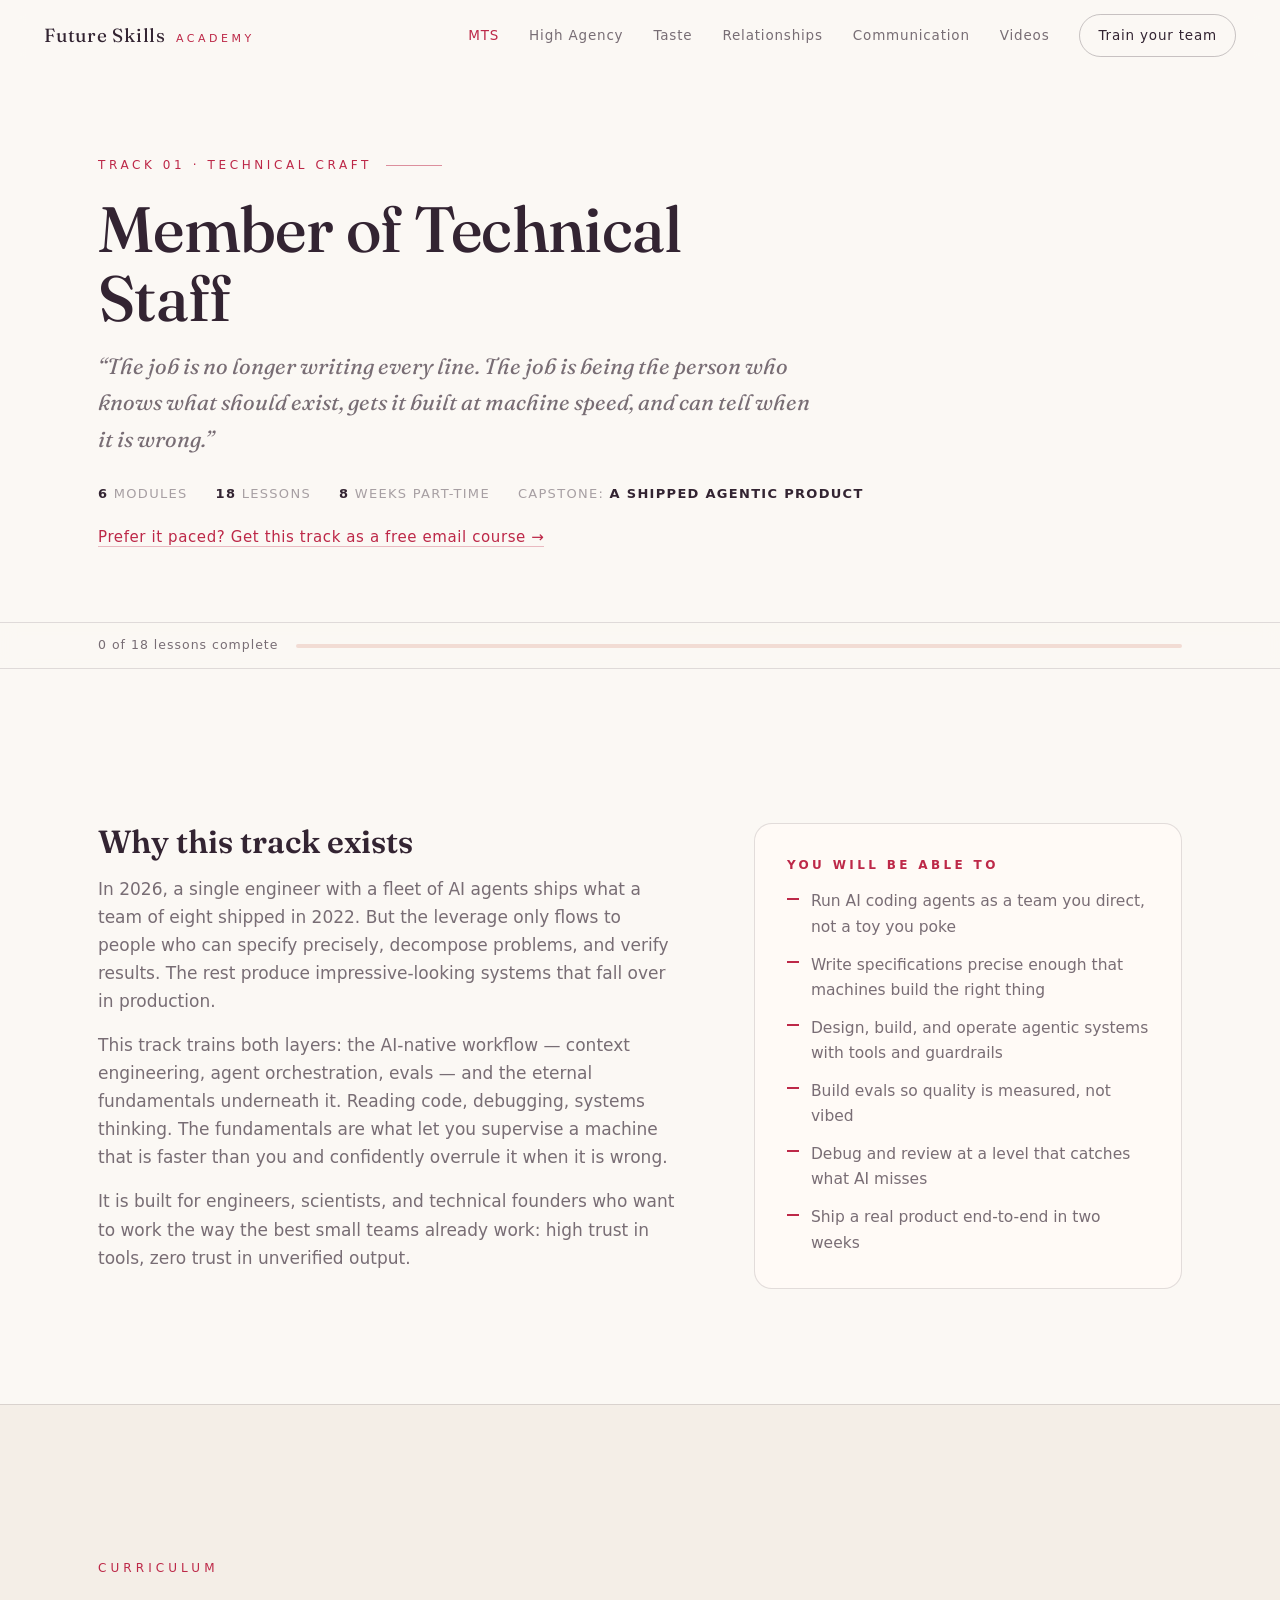
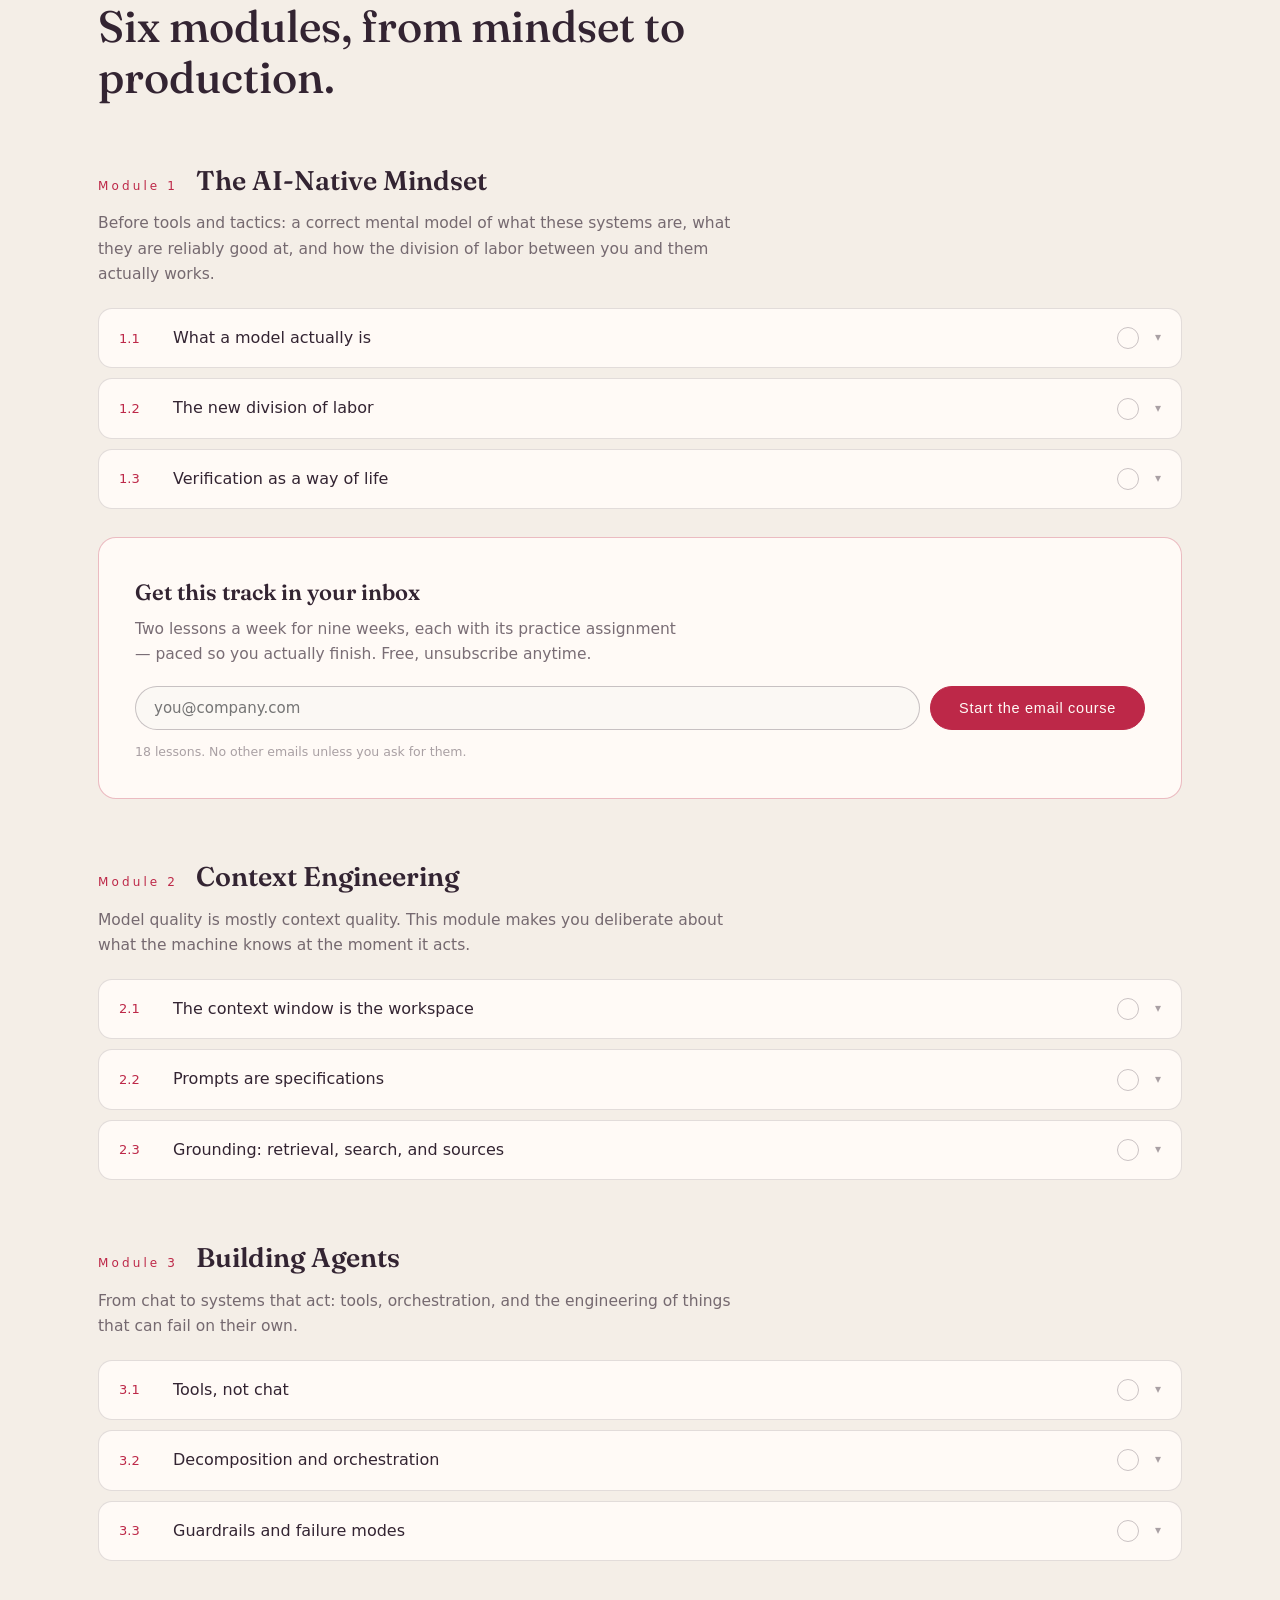
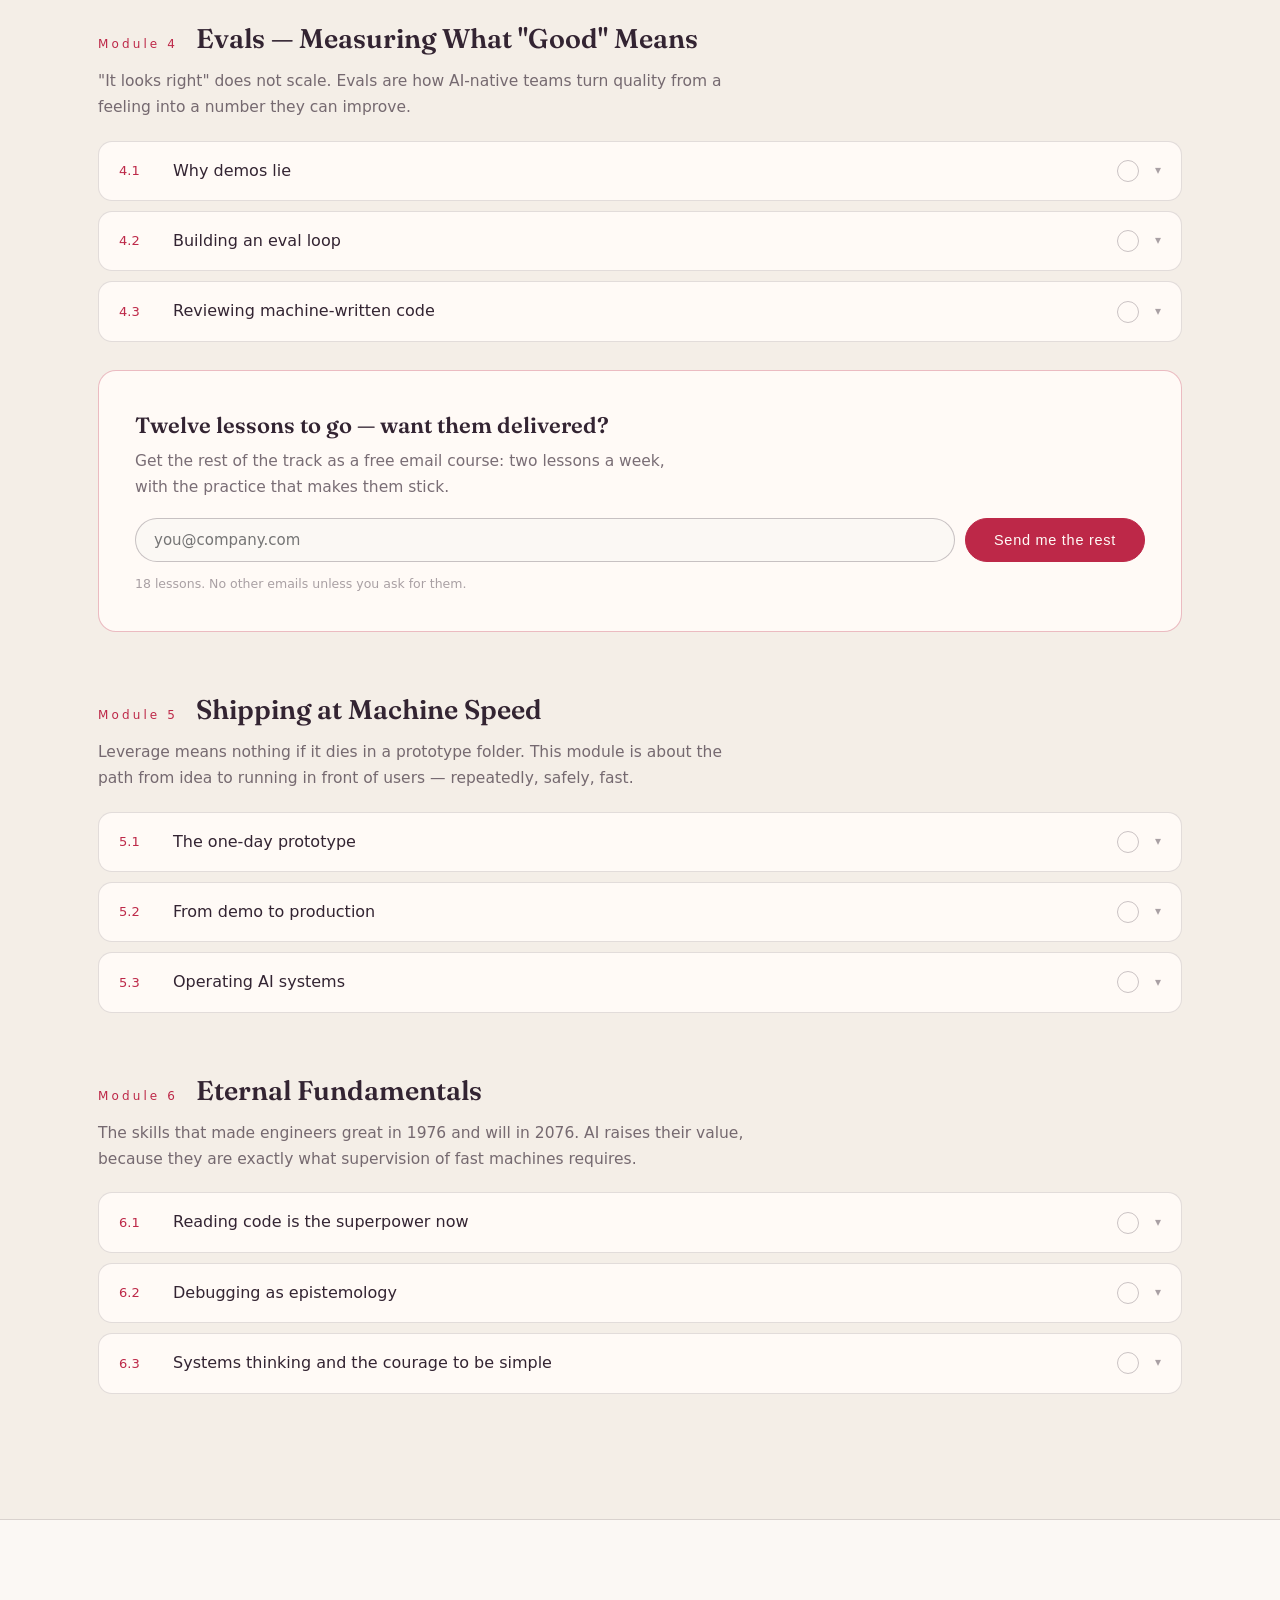
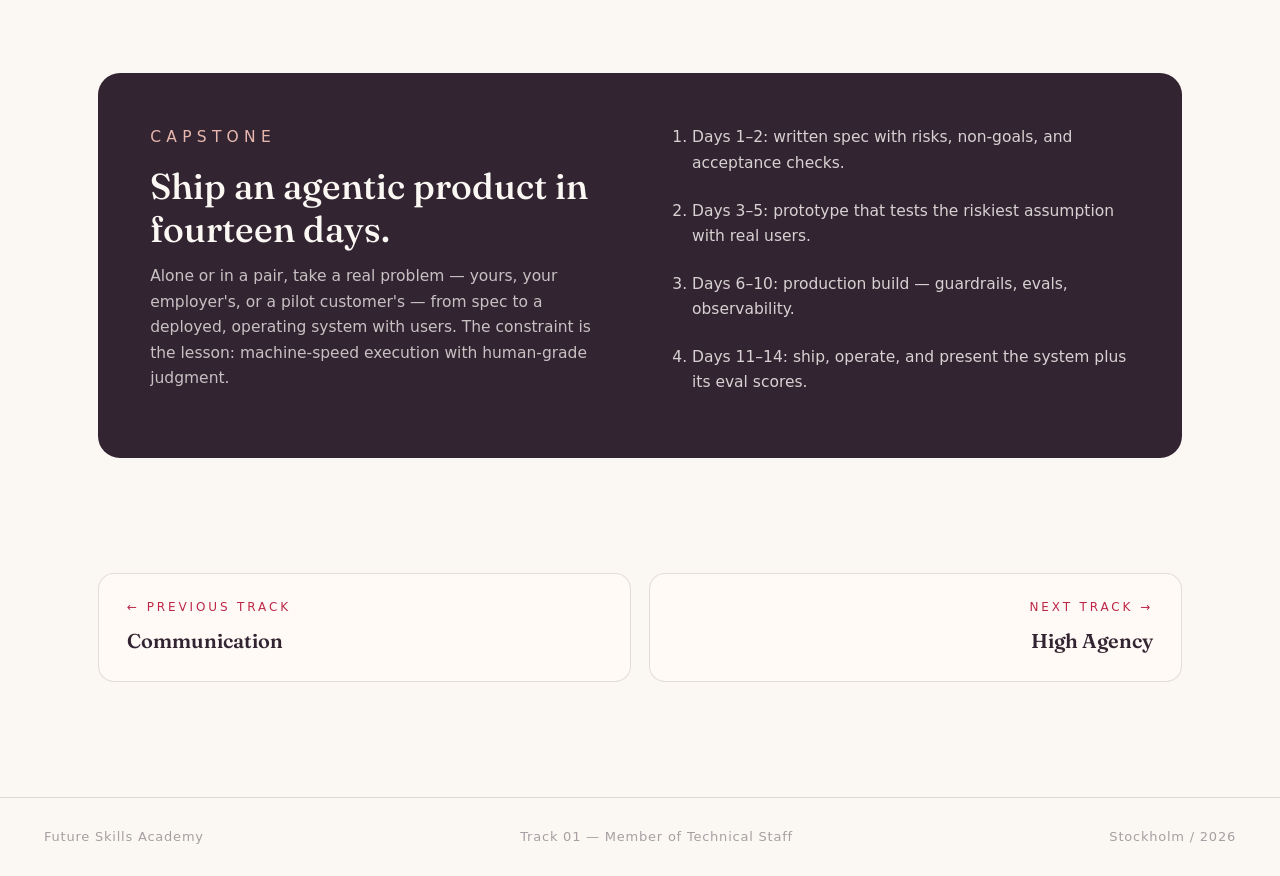
<file: tracks/member-of-technical-staff.html>
<!doctype html>
<html lang="en">
  <head>
    <meta charset="utf-8" />
    <meta name="viewport" content="width=device-width, initial-scale=1" />
    <meta
      name="description"
      content="Member of Technical Staff — the Future Skills Academy track for AI-native engineering: context engineering, agents, evals, and the fundamentals that make you the one who can tell when the machine is wrong."
    />
    <title>Member of Technical Staff — Future Skills Academy</title>
    <link rel="canonical" href="https://futureskillsacademy.ai/tracks/member-of-technical-staff.html" />
    <meta property="og:type" content="website" />
    <meta property="og:site_name" content="Future Skills Academy" />
    <meta property="og:url" content="https://futureskillsacademy.ai/tracks/member-of-technical-staff.html" />
    <meta property="og:title" content="Member of Technical Staff — Future Skills Academy" />
    <meta property="og:description" content="Member of Technical Staff — the Future Skills Academy track for AI-native engineering: context engineering, agents, evals, and the fundamentals that make you the one who can tell when the machine is wrong." />
    <meta property="og:image" content="https://futureskillsacademy.ai/assets/og-image.png" />
    <meta property="og:image:width" content="1200" />
    <meta property="og:image:height" content="630" />
    <meta property="og:image:alt" content="Future Skills Academy — The skills that compound when AI does the rest." />
    <meta name="twitter:card" content="summary_large_image" />
    <meta name="twitter:title" content="Member of Technical Staff — Future Skills Academy" />
    <meta name="twitter:description" content="Member of Technical Staff — the Future Skills Academy track for AI-native engineering: context engineering, agents, evals, and the fundamentals that make you the one who can tell when the machine is wrong." />
    <meta name="twitter:image" content="https://futureskillsacademy.ai/assets/og-image.png" />
    <link
      rel="icon"
      href="data:image/svg+xml,%3Csvg xmlns='http://www.w3.org/2000/svg' viewBox='0 0 64 64'%3E%3Crect width='64' height='64' rx='32' fill='%23322432'/%3E%3Cpath d='M17 42C30 17 48 14 50 18C40 22 33 31 28 46' fill='none' stroke='%23c23c56' stroke-width='7' stroke-linecap='round'/%3E%3C/svg%3E"
    />
    <link rel="preconnect" href="https://fonts.googleapis.com" />
    <link rel="preconnect" href="https://fonts.gstatic.com" crossorigin />
    <link
      href="https://fonts.googleapis.com/css2?family=Fraunces:ital,wght@0,400;0,500;0,600;1,400;1,500&display=swap"
      rel="stylesheet"
    />
    <link rel="stylesheet" href="../styles.css" />
  </head>
  <body>
    <header class="site-header" data-header>
      <a class="brand" href="https://futureskillsacademy.ai/">Future Skills <em>Academy</em></a>
      <nav class="site-nav" aria-label="Primary navigation">
        <a href="member-of-technical-staff.html" aria-current="page">MTS</a>
        <a href="high-agency.html">High Agency</a>
        <a href="taste.html">Taste</a>
        <a href="relationships.html">Relationships</a>
        <a href="communication.html">Communication</a>
        <a href="../videos.html">Videos</a>
        <a class="nav-cta" href="../for-companies.html">Train your team</a>
      </nav>
    </header>

    <main>
      <section class="track-hero">
        <div class="wrap">
          <p class="track-kicker">Track 01 · Technical craft</p>
          <h1>Member of Technical Staff</h1>
          <p class="track-epigraph">
            “The job is no longer writing every line. The job is being the person who knows what
            should exist, gets it built at machine speed, and can tell when it is wrong.”
          </p>
          <div class="track-meta">
            <span><strong>6</strong> modules</span>
            <span><strong>18</strong> lessons</span>
            <span><strong>8</strong> weeks part-time</span>
            <span>Capstone: <strong>a shipped agentic product</strong></span>
          </div>
          <p class="email-capture-link" data-email-capture>
            <a href="#email-course">Prefer it paced? Get this track as a free email course →</a>
          </p>
        </div>
      </section>

      <div class="track-progress">
        <div class="wrap">
          <span class="track-progress-label" data-progress-label>0 of 18 lessons complete</span>
          <div class="track-progress-bar" aria-hidden="true">
            <div class="track-progress-fill" data-progress-fill></div>
          </div>
        </div>
      </div>

      <section class="wrap">
        <div class="track-intro-grid">
          <div class="reveal">
            <h2>Why this track exists</h2>
            <p>
              In 2026, a single engineer with a fleet of AI agents ships what a team of eight shipped
              in 2022. But the leverage only flows to people who can specify precisely, decompose
              problems, and verify results. The rest produce impressive-looking systems that fall
              over in production.
            </p>
            <p>
              This track trains both layers: the AI-native workflow — context engineering, agent
              orchestration, evals — and the eternal fundamentals underneath it. Reading code,
              debugging, systems thinking. The fundamentals are what let you supervise a machine
              that is faster than you and confidently overrule it when it is wrong.
            </p>
            <p>
              It is built for engineers, scientists, and technical founders who want to work the way
              the best small teams already work: high trust in tools, zero trust in unverified
              output.
            </p>
          </div>
          <aside class="outcomes reveal">
            <h3>You will be able to</h3>
            <ul>
              <li>Run AI coding agents as a team you direct, not a toy you poke</li>
              <li>Write specifications precise enough that machines build the right thing</li>
              <li>Design, build, and operate agentic systems with tools and guardrails</li>
              <li>Build evals so quality is measured, not vibed</li>
              <li>Debug and review at a level that catches what AI misses</li>
              <li>Ship a real product end-to-end in two weeks</li>
            </ul>
          </aside>
        </div>
      </section>

      <section class="curriculum">
        <div class="wrap">
          <p class="section-note reveal">Curriculum</p>
          <h2 class="section-title reveal">Six modules, from mindset to production.</h2>

          <div class="module reveal">
            <div class="module-head">
              <span class="module-no">Module 1</span>
              <h3>The AI-Native Mindset</h3>
            </div>
            <p class="module-summary">
              Before tools and tactics: a correct mental model of what these systems are, what they
              are reliably good at, and how the division of labor between you and them actually works.
            </p>

            <details class="lesson" id="mts-1-1" data-lesson="mts-1-1">
              <summary>
                <span class="lesson-no">1.1</span>
                <span class="lesson-title">What a model actually is</span>
                <span class="lesson-state" aria-hidden="true">✓</span>
                <span class="lesson-chevron" aria-hidden="true">▾</span>
              </summary>
              <div class="lesson-body">
                <p>
                  A language model is not a database and not a colleague. It is an extremely capable
                  pattern engine that produces the most plausible continuation of the context you
                  give it. Plausible is not the same as true, and the gap between the two is where
                  every production incident lives. Once you internalize this, the model's behavior
                  stops being mysterious: great with patterns it has seen, confident even when
                  guessing, and entirely dependent on what you put in front of it.
                </p>
                <p>
                  The practical consequence: you control quality through context and verification,
                  not through hope. Everything else in this track follows from that one sentence.
                </p>
                <p class="practice">
                  <strong>Practice.</strong> Ask a model a question in your own specialty deep enough
                  that you can grade the answer. Note exactly where it was right, where it was
                  plausible-but-wrong, and what context would have prevented the error.
                </p>
                <button class="mark-done" type="button">Mark complete</button>
              </div>
            </details>

            <details class="lesson" id="mts-1-2" data-lesson="mts-1-2">
              <summary>
                <span class="lesson-no">1.2</span>
                <span class="lesson-title">The new division of labor</span>
                <span class="lesson-state" aria-hidden="true">✓</span>
                <span class="lesson-chevron" aria-hidden="true">▾</span>
              </summary>
              <div class="lesson-body">
                <p>
                  The 2026 split is simple: machines draft, humans decide. AI handles the breadth —
                  boilerplate, migrations, first drafts, test scaffolding, research sweeps. You own
                  the depth: architecture, trade-offs, the definition of done, and anything where
                  being wrong is expensive. The failure mode of juniors is doing work the machine
                  should do. The failure mode of seniors is delegating decisions the machine should
                  never own.
                </p>
                <p>
                  Audit your week through this lens and you will usually find 40–60% of your hours
                  sitting on the wrong side of the line.
                </p>
                <p class="practice">
                  <strong>Practice.</strong> List everything you did at work last week. Mark each
                  item: should this have been drafted by AI, decided by me, or both? Move one
                  recurring task across the line this week.
                </p>
                <button class="mark-done" type="button">Mark complete</button>
              </div>
            </details>

            <details class="lesson" id="mts-1-3" data-lesson="mts-1-3">
              <summary>
                <span class="lesson-no">1.3</span>
                <span class="lesson-title">Verification as a way of life</span>
                <span class="lesson-state" aria-hidden="true">✓</span>
                <span class="lesson-chevron" aria-hidden="true">▾</span>
              </summary>
              <div class="lesson-body">
                <figure class="lesson-video" data-lesson-video="mts-1-3"><div class="video-frame" data-video="../assets/video/01-verify-ai-output.mp4" data-slug="01-verify-ai-output" data-yt="Pm5Y9s2RvPw"><button class="video-play" type="button" aria-label="Play: Verification as a way of life (48 seconds)"><img src="../assets/video/01-verify-ai-output.jpg" alt="" loading="lazy" width="270" height="480" /><span class="video-play-icon" aria-hidden="true"></span><span class="video-dur">0:48</span></button></div><figcaption>Watch the idea and the practice in 48 seconds.</figcaption></figure>
                <p>
                  The defining professional habit of the AI era is cheap, systematic verification.
                  Every artifact a machine hands you arrives with an invisible question mark, and
                  your job is to design the fastest honest way to remove it: run the code, click the
                  flow, check the citation, re-derive the number. Teams that ship fast with AI are
                  not the ones who trust it most — they are the ones whose verification loop is so
                  fast that trust is unnecessary.
                </p>
                <p>
                  Verification effort should scale with blast radius. A typo fix needs a glance; a
                  payment path needs tests, review, and a staged rollout — no matter who or what
                  wrote it.
                </p>
                <p class="practice">
                  <strong>Practice.</strong> For your current project, write down the three cheapest
                  checks that would catch 80% of AI mistakes (a test command, a smoke flow, a diff
                  review ritual). Make them a habit before accepting any generated change.
                </p>
                <button class="mark-done" type="button">Mark complete</button>
              </div>
            </details>
          </div>

          <div class="email-capture" id="email-course" data-email-capture>
            <h3>Get this track in your inbox</h3>
            <p>
              Two lessons a week for nine weeks, each with its practice assignment — paced so you
              actually finish. Free, unsubscribe anytime.
            </p>
            <form class="email-capture-form">
              <input
                type="email"
                name="email_address"
                required
                placeholder="you@company.com"
                aria-label="Email address"
              />
              <button class="btn" type="submit">Start the email course</button>
            </form>
            <p class="email-capture-note">18 lessons. No other emails unless you ask for them.</p>
          </div>

          <div class="module reveal">
            <div class="module-head">
              <span class="module-no">Module 2</span>
              <h3>Context Engineering</h3>
            </div>
            <p class="module-summary">
              Model quality is mostly context quality. This module makes you deliberate about what
              the machine knows at the moment it acts.
            </p>

            <details class="lesson" id="mts-2-1" data-lesson="mts-2-1">
              <summary>
                <span class="lesson-no">2.1</span>
                <span class="lesson-title">The context window is the workspace</span>
                <span class="lesson-state" aria-hidden="true">✓</span>
                <span class="lesson-chevron" aria-hidden="true">▾</span>
              </summary>
              <div class="lesson-body">
                <figure class="lesson-video" data-lesson-video="mts-2-1"><div class="video-frame" data-video="../assets/video/21-context-window-is-the-workspace.mp4" data-slug="21-context-window-is-the-workspace"><button class="video-play" type="button" aria-label="Play: The context window is the workspace (51 seconds)"><img src="../assets/video/21-context-window-is-the-workspace.jpg" alt="" loading="lazy" width="270" height="480" /><span class="video-play-icon" aria-hidden="true"></span><span class="video-dur">0:51</span></button></div><figcaption>Watch the idea and the practice in 51 seconds.</figcaption></figure>
                <p>
                  A model can only reason over what is in front of it. Most "the AI is dumb"
                  complaints are really "I gave it two vague sentences and none of the constraints I
                  knew." Treat the context window like a new hire's first day: the relevant files,
                  the conventions, the goal, the things that must not break. Curate hard — burying
                  the signal under irrelevant dumps degrades output just as surely as starving it.
                </p>
                <p>
                  The skill is selection: enough context to determine the right answer, little
                  enough that the right answer is easy to find.
                </p>
                <p class="practice">
                  <strong>Practice.</strong> Take a task an AI recently did poorly for you. Rewrite
                  the request with curated context — goal, constraints, examples, relevant code —
                  and compare results side by side.
                </p>
                <button class="mark-done" type="button">Mark complete</button>
              </div>
            </details>

            <details class="lesson" id="mts-2-2" data-lesson="mts-2-2">
              <summary>
                <span class="lesson-no">2.2</span>
                <span class="lesson-title">Prompts are specifications</span>
                <span class="lesson-state" aria-hidden="true">✓</span>
                <span class="lesson-chevron" aria-hidden="true">▾</span>
              </summary>
              <div class="lesson-body">
                <figure class="lesson-video" data-lesson-video="mts-2-2"><div class="video-frame" data-video="../assets/video/11-prompts-are-specifications.mp4" data-slug="11-prompts-are-specifications"><button class="video-play" type="button" aria-label="Play: Prompts are specifications (48 seconds)"><img src="../assets/video/11-prompts-are-specifications.jpg" alt="" loading="lazy" width="270" height="480" /><span class="video-play-icon" aria-hidden="true"></span><span class="video-dur">0:48</span></button></div><figcaption>Watch the idea and the practice in 48 seconds.</figcaption></figure>
                <p>
                  The eternal skill hiding inside "prompting" is specification writing — the thing
                  great engineers were always better at than everyone else. State the goal, the
                  inputs and outputs, the edge cases, the non-goals, and what done looks like.
                  Ambiguity in, ambiguity out: a model fills every gap in your spec with the most
                  statistically common choice, which is rarely your choice.
                </p>
                <p>
                  Write specs in plain language, with examples. An example of the desired output is
                  worth ten paragraphs of description, for machines exactly as for contractors.
                </p>
                <p class="practice">
                  <strong>Practice.</strong> Write a one-page spec for a small feature — goal,
                  constraints, edge cases, acceptance checks — and hand it to an AI agent untouched.
                  Every clarifying question it needs to ask is a hole in your spec.
                </p>
                <button class="mark-done" type="button">Mark complete</button>
              </div>
            </details>

            <details class="lesson" id="mts-2-3" data-lesson="mts-2-3">
              <summary>
                <span class="lesson-no">2.3</span>
                <span class="lesson-title">Grounding: retrieval, search, and sources</span>
                <span class="lesson-state" aria-hidden="true">✓</span>
                <span class="lesson-chevron" aria-hidden="true">▾</span>
              </summary>
              <div class="lesson-body">
                <p>
                  When the answer must be true rather than plausible, ground the model in real
                  sources: your documents, your database, live search, your codebase. Retrieval is
                  the general pattern — fetch the relevant facts, put them in context, and instruct
                  the model to answer from them and say so when they don't contain the answer. Most
                  hallucination problems are grounding problems wearing a scary name.
                </p>
                <p>
                  Design rule: any claim that will be acted on should be traceable to a source a
                  human can check in one click.
                </p>
                <p class="practice">
                  <strong>Practice.</strong> Build a tiny grounded assistant: ten of your own
                  documents, retrieval into context, and answers with citations. Test it with five
                  questions whose answers you know — including one the documents cannot answer.
                </p>
                <button class="mark-done" type="button">Mark complete</button>
              </div>
            </details>
          </div>

          <div class="module reveal">
            <div class="module-head">
              <span class="module-no">Module 3</span>
              <h3>Building Agents</h3>
            </div>
            <p class="module-summary">
              From chat to systems that act: tools, orchestration, and the engineering of things
              that can fail on their own.
            </p>

            <details class="lesson" id="mts-3-1" data-lesson="mts-3-1">
              <summary>
                <span class="lesson-no">3.1</span>
                <span class="lesson-title">Tools, not chat</span>
                <span class="lesson-state" aria-hidden="true">✓</span>
                <span class="lesson-chevron" aria-hidden="true">▾</span>
              </summary>
              <div class="lesson-body">
                <figure class="lesson-video" data-lesson-video="mts-3-1"><div class="video-frame" data-video="../assets/video/22-tools-not-chat.mp4" data-slug="22-tools-not-chat"><button class="video-play" type="button" aria-label="Play: Tools, not chat (46 seconds)"><img src="../assets/video/22-tools-not-chat.jpg" alt="" loading="lazy" width="270" height="480" /><span class="video-play-icon" aria-hidden="true"></span><span class="video-dur">0:46</span></button></div><figcaption>Watch the idea and the practice in 46 seconds.</figcaption></figure>
                <p>
                  An agent is a model in a loop with tools: it reads state, decides, acts, observes
                  the result, and repeats. The quality of an agent is mostly the quality of its
                  tools — small, well-named, well-described actions with crisp inputs and honest
                  error messages. A vague tool produces a flailing agent the same way a vague API
                  produces buggy clients.
                </p>
                <p>
                  Start embarrassingly small: one agent, three tools, one job. Reliability at small
                  scope is the foundation everything larger is built on.
                </p>
                <p class="practice">
                  <strong>Practice.</strong> Build a single-purpose agent with no more than three
                  tools that completes one real task you do weekly. Run it ten times and log every
                  failure and its cause.
                </p>
                <button class="mark-done" type="button">Mark complete</button>
              </div>
            </details>

            <details class="lesson" id="mts-3-2" data-lesson="mts-3-2">
              <summary>
                <span class="lesson-no">3.2</span>
                <span class="lesson-title">Decomposition and orchestration</span>
                <span class="lesson-state" aria-hidden="true">✓</span>
                <span class="lesson-chevron" aria-hidden="true">▾</span>
              </summary>
              <div class="lesson-body">
                <p>
                  Big tasks defeat single agents the way big functions defeat single programmers.
                  The remedy is the same: decomposition. Split work into steps with checkable
                  outputs, fan independent steps out in parallel, and keep the control flow in
                  deterministic code while the model handles judgment inside each step. The
                  orchestrator decides <em>what</em> happens; agents decide <em>how</em>.
                </p>
                <p>
                  A good decomposition has a test for every seam — you can tell which step failed
                  without reading every transcript.
                </p>
                <p class="practice">
                  <strong>Practice.</strong> Take a task too big for one prompt (a research report,
                  a multi-file refactor). Draw the pipeline: steps, what each consumes and produces,
                  and how you verify each seam. Then build it.
                </p>
                <button class="mark-done" type="button">Mark complete</button>
              </div>
            </details>

            <details class="lesson" id="mts-3-3" data-lesson="mts-3-3">
              <summary>
                <span class="lesson-no">3.3</span>
                <span class="lesson-title">Guardrails and failure modes</span>
                <span class="lesson-state" aria-hidden="true">✓</span>
                <span class="lesson-chevron" aria-hidden="true">▾</span>
              </summary>
              <div class="lesson-body">
                <figure class="lesson-video" data-lesson-video="mts-3-3"><div class="video-frame" data-video="../assets/video/12-guardrails-and-failure-modes.mp4" data-slug="12-guardrails-and-failure-modes"><button class="video-play" type="button" aria-label="Play: Guardrails and failure modes (52 seconds)"><img src="../assets/video/12-guardrails-and-failure-modes.jpg" alt="" loading="lazy" width="270" height="480" /><span class="video-play-icon" aria-hidden="true"></span><span class="video-dur">0:52</span></button></div><figcaption>Watch the idea and the practice in 52 seconds.</figcaption></figure>
                <p>
                  Agents fail in characteristic ways: they loop, they overreach, they declare
                  victory early, they take a destructive shortcut to satisfy the letter of the goal.
                  Engineering for this means least-privilege tools, budgets on time and actions,
                  human approval on irreversible steps, and logs you can actually replay. Assume the
                  agent will eventually do the worst thing its permissions allow — then shrink the
                  permissions.
                </p>
                <p>
                  The goal is not an agent that never fails. It is a system where failure is
                  bounded, visible, and cheap.
                </p>
                <p class="practice">
                  <strong>Practice.</strong> Red-team your own agent: write down the three worst
                  things it could do with its current permissions, then change the design so the
                  worst one is impossible and the other two are recoverable.
                </p>
                <button class="mark-done" type="button">Mark complete</button>
              </div>
            </details>
          </div>

          <div class="module reveal">
            <div class="module-head">
              <span class="module-no">Module 4</span>
              <h3>Evals — Measuring What "Good" Means</h3>
            </div>
            <p class="module-summary">
              "It looks right" does not scale. Evals are how AI-native teams turn quality from a
              feeling into a number they can improve.
            </p>

            <details class="lesson" id="mts-4-1" data-lesson="mts-4-1">
              <summary>
                <span class="lesson-no">4.1</span>
                <span class="lesson-title">Why demos lie</span>
                <span class="lesson-state" aria-hidden="true">✓</span>
                <span class="lesson-chevron" aria-hidden="true">▾</span>
              </summary>
              <div class="lesson-body">
                <figure class="lesson-video" data-lesson-video="mts-4-1"><div class="video-frame" data-video="../assets/video/02-why-demos-lie.mp4" data-slug="02-why-demos-lie" data-yt="u_RGSNX38nc"><button class="video-play" type="button" aria-label="Play: Why demos lie (45 seconds)"><img src="../assets/video/02-why-demos-lie.jpg" alt="" loading="lazy" width="270" height="480" /><span class="video-play-icon" aria-hidden="true"></span><span class="video-dur">0:45</span></button></div><figcaption>Watch the idea and the practice in 45 seconds.</figcaption></figure>
                <p>
                  Every AI feature demos well, because the demo is run by the person who built it,
                  on inputs it handles. Production is run by strangers on inputs you never imagined.
                  The gap between the two is invisible until you measure it — which is why teams
                  without evals oscillate between overconfidence and panic, shipping on anecdotes
                  and rolling back on anecdotes.
                </p>
                <p>
                  An eval is just a held-out set of real inputs with graded expected outputs, run on
                  every change. It is unit testing for behavior that is probabilistic instead of
                  deterministic.
                </p>
                <p class="practice">
                  <strong>Practice.</strong> Collect twenty real inputs for an AI feature you use or
                  build — including the ugly ones. Define what a passing answer looks like for each.
                  You have just written your first eval set.
                </p>
                <button class="mark-done" type="button">Mark complete</button>
              </div>
            </details>

            <details class="lesson" id="mts-4-2" data-lesson="mts-4-2">
              <summary>
                <span class="lesson-no">4.2</span>
                <span class="lesson-title">Building an eval loop</span>
                <span class="lesson-state" aria-hidden="true">✓</span>
                <span class="lesson-chevron" aria-hidden="true">▾</span>
              </summary>
              <div class="lesson-body">
                <p>
                  A working eval loop has four parts: a dataset of real cases, a grader (exact
                  match, assertions, or a model judging against a rubric), a score you track over
                  time, and a habit — every prompt change, model swap, or pipeline edit runs the
                  evals before it ships. With that loop, improving the system becomes engineering;
                  without it, it's superstition.
                </p>
                <p>
                  Grade what matters, not what is easy: correctness first, then tone, format, and
                  cost. And keep feeding production failures back into the dataset — that is where
                  evals earn their keep.
                </p>
                <p class="practice">
                  <strong>Practice.</strong> Automate yesterday's twenty cases into a script that
                  outputs a score. Change your prompt and watch the number move. Now make a change
                  that improves the score without breaking any previously passing case.
                </p>
                <button class="mark-done" type="button">Mark complete</button>
              </div>
            </details>

            <details class="lesson" id="mts-4-3" data-lesson="mts-4-3">
              <summary>
                <span class="lesson-no">4.3</span>
                <span class="lesson-title">Reviewing machine-written code</span>
                <span class="lesson-state" aria-hidden="true">✓</span>
                <span class="lesson-chevron" aria-hidden="true">▾</span>
              </summary>
              <div class="lesson-body">
                <figure class="lesson-video" data-lesson-video="mts-4-3"><div class="video-frame" data-video="../assets/video/23-reviewing-machine-written-code.mp4" data-slug="23-reviewing-machine-written-code"><button class="video-play" type="button" aria-label="Play: Reviewing machine-written code (56 seconds)"><img src="../assets/video/23-reviewing-machine-written-code.jpg" alt="" loading="lazy" width="270" height="480" /><span class="video-play-icon" aria-hidden="true"></span><span class="video-dur">0:56</span></button></div><figcaption>Watch the idea and the practice in 56 seconds.</figcaption></figure>
                <p>
                  AI code review is a different sport from human code review. The machine does not
                  get tired or skip the boring parts — but it confidently invents APIs, silently
                  drops requirements, and writes plausible handling for error paths that can never
                  occur while missing the one that will. Review for intent first (does this do what
                  was asked?), then for the classic AI tells: unverified assumptions, dead code
                  dressed as robustness, and tests that assert the bug.
                </p>
                <p>
                  Never approve a diff you wouldn't be able to explain line by line to a colleague.
                  That standard is what keeps velocity from turning into debt.
                </p>
                <p class="practice">
                  <strong>Practice.</strong> Have an AI implement a small feature, then review the
                  diff with a written checklist: requirements covered, APIs verified to exist,
                  errors handled honestly, tests that would fail if the feature broke.
                </p>
                <button class="mark-done" type="button">Mark complete</button>
              </div>
            </details>
          </div>

          <div class="email-capture" data-email-capture>
            <h3>Twelve lessons to go — want them delivered?</h3>
            <p>
              Get the rest of the track as a free email course: two lessons a week, with the
              practice that makes them stick.
            </p>
            <form class="email-capture-form">
              <input
                type="email"
                name="email_address"
                required
                placeholder="you@company.com"
                aria-label="Email address"
              />
              <button class="btn" type="submit">Send me the rest</button>
            </form>
            <p class="email-capture-note">18 lessons. No other emails unless you ask for them.</p>
          </div>

          <div class="module reveal">
            <div class="module-head">
              <span class="module-no">Module 5</span>
              <h3>Shipping at Machine Speed</h3>
            </div>
            <p class="module-summary">
              Leverage means nothing if it dies in a prototype folder. This module is about the path
              from idea to running in front of users — repeatedly, safely, fast.
            </p>

            <details class="lesson" id="mts-5-1" data-lesson="mts-5-1">
              <summary>
                <span class="lesson-no">5.1</span>
                <span class="lesson-title">The one-day prototype</span>
                <span class="lesson-state" aria-hidden="true">✓</span>
                <span class="lesson-chevron" aria-hidden="true">▾</span>
              </summary>
              <div class="lesson-body">
                <figure class="lesson-video" data-lesson-video="mts-5-1"><div class="video-frame" data-video="../assets/video/24-the-one-day-prototype.mp4" data-slug="24-the-one-day-prototype"><button class="video-play" type="button" aria-label="Play: The one-day prototype (49 seconds)"><img src="../assets/video/24-the-one-day-prototype.jpg" alt="" loading="lazy" width="270" height="480" /><span class="video-play-icon" aria-hidden="true"></span><span class="video-dur">0:49</span></button></div><figcaption>Watch the idea and the practice in 49 seconds.</figcaption></figure>
                <p>
                  In 2026 the correct response to "would this work?" is almost never a meeting — it
                  is a prototype by tomorrow morning. AI collapsed the cost of finding out. The
                  skill is scoping: cut the idea down to the single riskiest assumption, build only
                  what tests it, and fake everything else. A prototype is a question, not a product;
                  it succeeds by producing an answer, even when the answer is no.
                </p>
                <p>
                  People who prototype weekly develop an unfair advantage: their opinions are backed
                  by evidence while everyone else's are backed by slides.
                </p>
                <p class="practice">
                  <strong>Practice.</strong> Pick an idea you have debated for over a month. Define
                  its riskiest assumption, then build the smallest thing that tests it — in one day,
                  using every AI tool you have.
                </p>
                <button class="mark-done" type="button">Mark complete</button>
              </div>
            </details>

            <details class="lesson" id="mts-5-2" data-lesson="mts-5-2">
              <summary>
                <span class="lesson-no">5.2</span>
                <span class="lesson-title">From demo to production</span>
                <span class="lesson-state" aria-hidden="true">✓</span>
                <span class="lesson-chevron" aria-hidden="true">▾</span>
              </summary>
              <div class="lesson-body">
                <p>
                  The distance from demo to production has not collapsed — it has just become legible.
                  It is a checklist, not a mystery: handle the malformed input, add auth, bound the
                  costs, log enough to debug a 3 a.m. failure, decide what happens when the model
                  is down or slow or wrong. AI can write most of this too, but only if you ask —
                  models optimize for the happy path unless the spec says otherwise.
                </p>
                <p>
                  Ship behind a flag, to a small slice, with a way back. Boring deployment hygiene
                  is what makes aggressive speed safe.
                </p>
                <p class="practice">
                  <strong>Practice.</strong> Take your prototype and write its production gap list —
                  everything between here and real users. Estimate each item, then knock out the top
                  three with AI assistance.
                </p>
                <button class="mark-done" type="button">Mark complete</button>
              </div>
            </details>

            <details class="lesson" id="mts-5-3" data-lesson="mts-5-3">
              <summary>
                <span class="lesson-no">5.3</span>
                <span class="lesson-title">Operating AI systems</span>
                <span class="lesson-state" aria-hidden="true">✓</span>
                <span class="lesson-chevron" aria-hidden="true">▾</span>
              </summary>
              <div class="lesson-body">
                <p>
                  An AI system in production degrades differently from normal software: the code is
                  unchanged but the world shifts — new input patterns, model updates, a data source
                  that quietly changed format. Operating one means watching quality, not just
                  uptime: eval scores on live traffic samples, cost per request, latency, and the
                  rate of "the AI said something weird" reports. Every incident becomes a new eval
                  case; that is the flywheel.
                </p>
                <p>
                  Budget for it: a system you cannot afford to watch is a system you cannot afford
                  to run.
                </p>
                <p class="practice">
                  <strong>Practice.</strong> Define a one-page runbook for an AI feature: the three
                  quality metrics you watch, alert thresholds, the rollback procedure, and where new
                  failure cases get filed.
                </p>
                <button class="mark-done" type="button">Mark complete</button>
              </div>
            </details>
          </div>

          <div class="module reveal">
            <div class="module-head">
              <span class="module-no">Module 6</span>
              <h3>Eternal Fundamentals</h3>
            </div>
            <p class="module-summary">
              The skills that made engineers great in 1976 and will in 2076. AI raises their value,
              because they are exactly what supervision of fast machines requires.
            </p>

            <details class="lesson" id="mts-6-1" data-lesson="mts-6-1">
              <summary>
                <span class="lesson-no">6.1</span>
                <span class="lesson-title">Reading code is the superpower now</span>
                <span class="lesson-state" aria-hidden="true">✓</span>
                <span class="lesson-chevron" aria-hidden="true">▾</span>
              </summary>
              <div class="lesson-body">
                <p>
                  When machines write most of the code, the binding human skill flips from writing
                  to reading. Reading fast and deep — tracing data flow, spotting the assumption a
                  function silently makes, sensing where the design fights itself — is what lets you
                  review ten times more code than you write. The engineers who thrive are the ones
                  for whom a 500-line diff is an afternoon, not a week.
                </p>
                <p>
                  Reading is trainable the same way writing is: deliberately, on excellent material,
                  with questions in hand.
                </p>
                <p class="practice">
                  <strong>Practice.</strong> Spend 45 minutes reading a well-regarded open-source
                  codebase in your stack. Write down its three best design decisions and one you
                  would challenge — and why.
                </p>
                <button class="mark-done" type="button">Mark complete</button>
              </div>
            </details>

            <details class="lesson" id="mts-6-2" data-lesson="mts-6-2">
              <summary>
                <span class="lesson-no">6.2</span>
                <span class="lesson-title">Debugging as epistemology</span>
                <span class="lesson-state" aria-hidden="true">✓</span>
                <span class="lesson-chevron" aria-hidden="true">▾</span>
              </summary>
              <div class="lesson-body">
                <p>
                  Debugging is the purest form of the verification mindset: form a hypothesis, design
                  the cheapest experiment that could kill it, run it, update. It is the scientific
                  method at keyboard speed, and it transfers to everything — broken pipelines, weird
                  agent behavior, business numbers that don't add up. AI is a phenomenal debugging
                  partner, but only for the person who can state symptoms precisely and judge
                  proposed causes against evidence.
                </p>
                <p>
                  The anti-pattern of the era is "ask the AI to fix it" in a loop until the error
                  message changes. That is not debugging; it is gambling with extra steps.
                </p>
                <p class="practice">
                  <strong>Practice.</strong> Next bug you hit, write the hypothesis before touching
                  the code: "I believe X because Y; if true, Z will show it." Run exactly that
                  check. Count how many hypotheses the bug takes.
                </p>
                <button class="mark-done" type="button">Mark complete</button>
              </div>
            </details>

            <details class="lesson" id="mts-6-3" data-lesson="mts-6-3">
              <summary>
                <span class="lesson-no">6.3</span>
                <span class="lesson-title">Systems thinking and the courage to be simple</span>
                <span class="lesson-state" aria-hidden="true">✓</span>
                <span class="lesson-chevron" aria-hidden="true">▾</span>
              </summary>
              <div class="lesson-body">
                <p>
                  When generating code is free, complexity becomes the silent killer — every
                  component you add is cheap to create and expensive forever. Systems thinking is
                  seeing the whole: where state lives, what talks to what, which dependency will
                  hurt you in a year. The discipline that follows from it is subtraction. The best
                  AI-native engineers are conspicuous for how little they build: fewer services,
                  fewer layers, fewer clever abstractions.
                </p>
                <p>
                  Ask of every addition: what would have to be true for us to delete this in six
                  months? If nothing, you are building a permanent liability.
                </p>
                <p class="practice">
                  <strong>Practice.</strong> Diagram your current system from memory — boxes,
                  arrows, state. Find one component that exists for historical reasons rather than
                  current ones, and write the one-paragraph case for deleting it.
                </p>
                <button class="mark-done" type="button">Mark complete</button>
              </div>
            </details>
          </div>
        </div>
      </section>

      <section class="wrap">
        <div class="capstone-panel reveal">
          <div>
            <p class="section-note">Capstone</p>
            <h2>Ship an agentic product in fourteen days.</h2>
            <p>
              Alone or in a pair, take a real problem — yours, your employer's, or a pilot
              customer's — from spec to a deployed, operating system with users. The constraint is
              the lesson: machine-speed execution with human-grade judgment.
            </p>
          </div>
          <ol>
            <li>Days 1–2: written spec with risks, non-goals, and acceptance checks.</li>
            <li>Days 3–5: prototype that tests the riskiest assumption with real users.</li>
            <li>Days 6–10: production build — guardrails, evals, observability.</li>
            <li>Days 11–14: ship, operate, and present the system plus its eval scores.</li>
          </ol>
        </div>
      </section>

      <section class="wrap" style="padding-top: 0">
        <nav class="track-nav" aria-label="Track navigation">
          <a href="communication.html">
            <span>← Previous track</span>
            <strong>Communication</strong>
          </a>
          <a class="next" href="high-agency.html">
            <span>Next track →</span>
            <strong>High Agency</strong>
          </a>
        </nav>
      </section>
    </main>

    <footer>
      <span>Future Skills Academy</span>
      <span>Track 01 — Member of Technical Staff</span>
      <span>Stockholm / 2026</span>
    </footer>

    <template id="post-complete-capture">
      <div class="email-capture">
        <h3>One down. Want the next one in your inbox?</h3>
        <p>
          Get this track as a free email course — two lessons a week with their practice
          assignments, paced so you finish all eighteen.
        </p>
        <form class="email-capture-form">
          <input
            type="email"
            name="email_address"
            required
            placeholder="you@company.com"
            aria-label="Email address"
          />
          <button class="btn" type="submit">Send me lesson two</button>
        </form>
        <p class="email-capture-note">18 lessons. No other emails unless you ask for them.</p>
      </div>
    </template>

    <script data-goatcounter="https://futureskillsacademy.goatcounter.com/count" async src="https://gc.zgo.at/count.js"></script>
    <script src="../script.js"></script>
  </body>
</html>
</file>
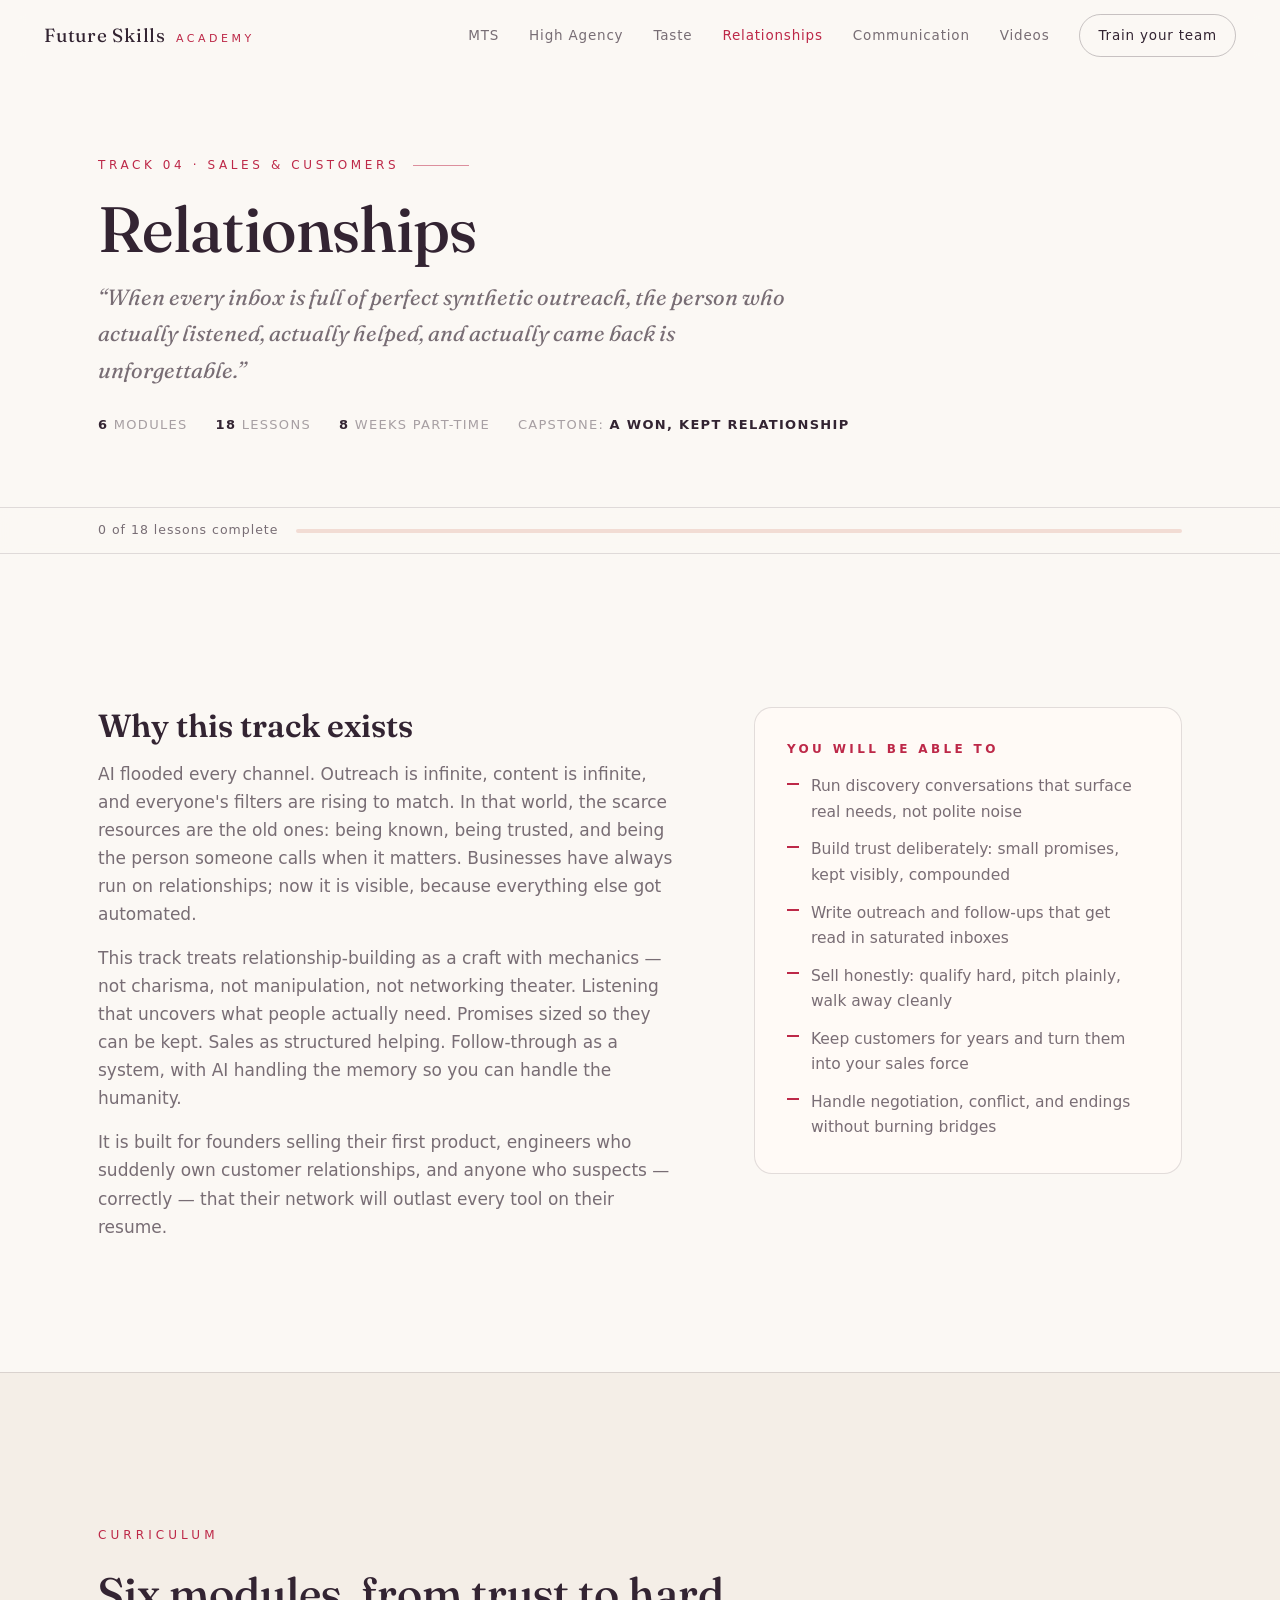
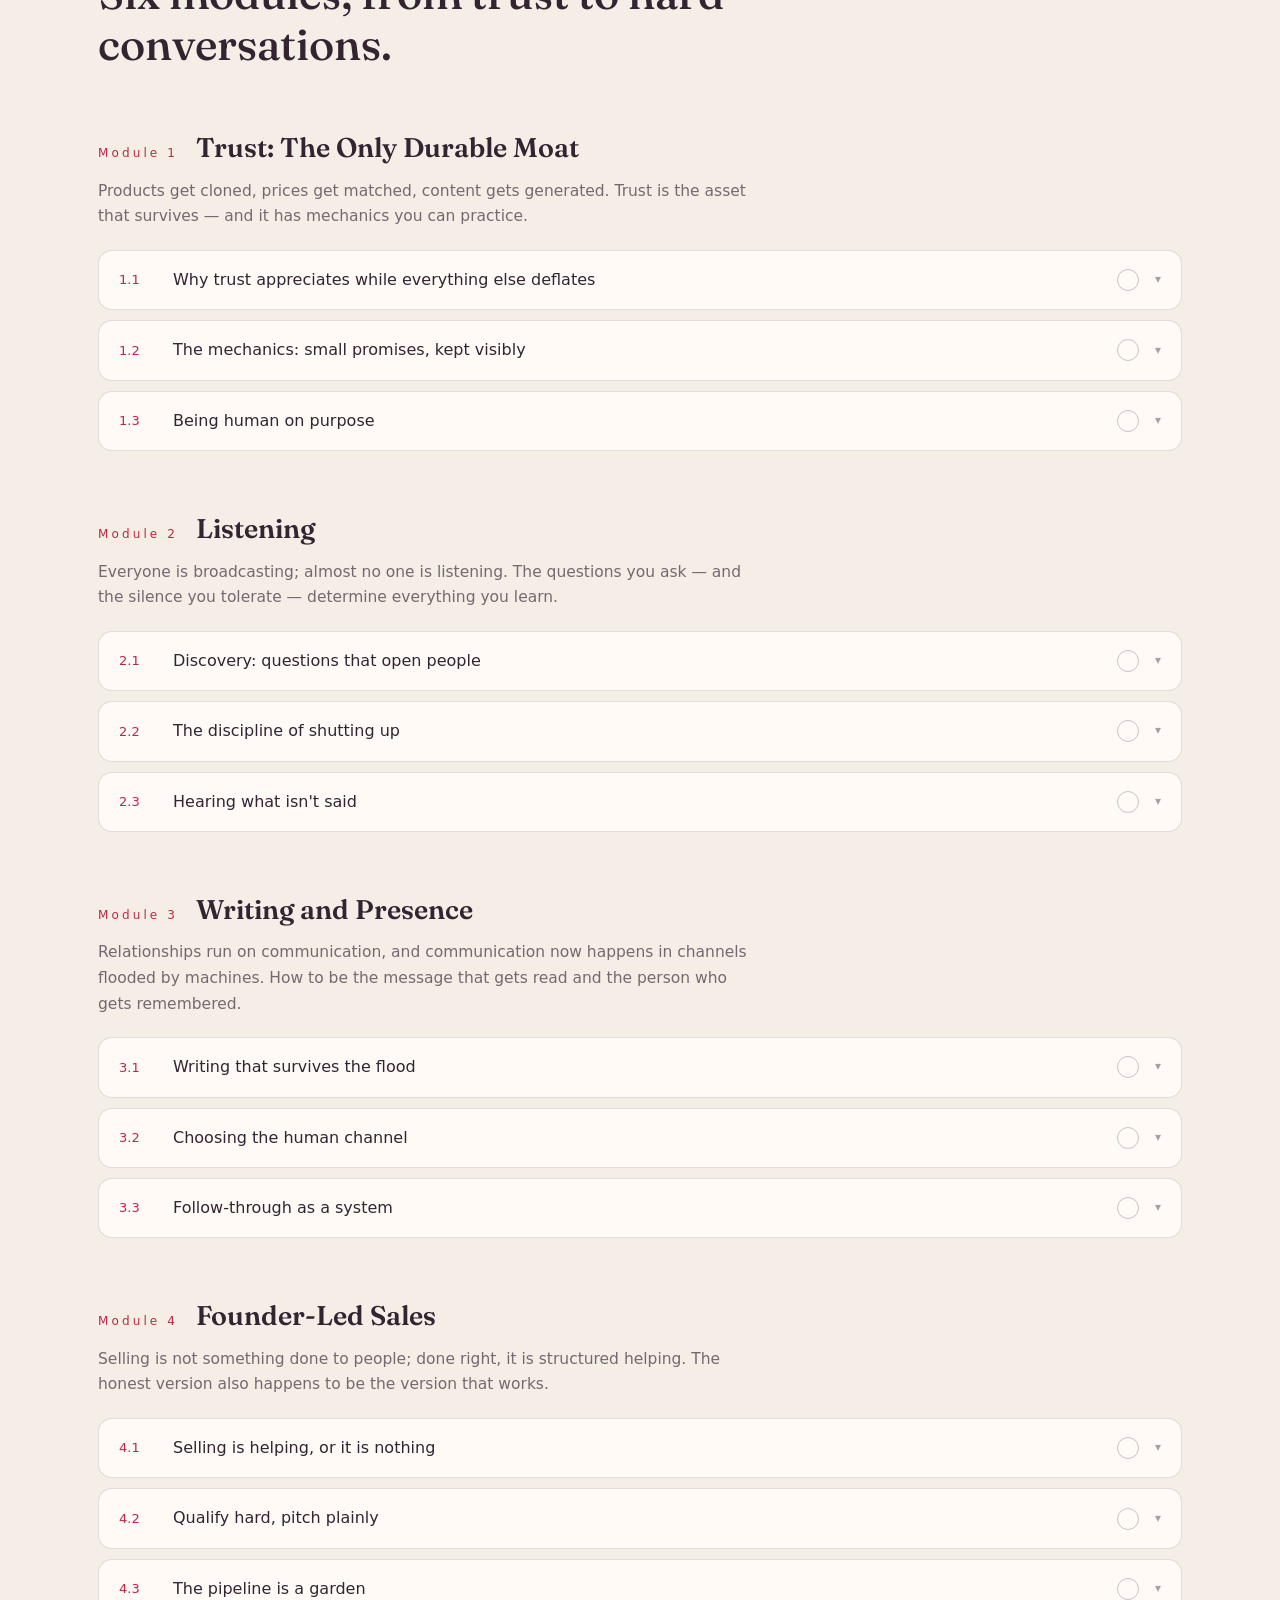
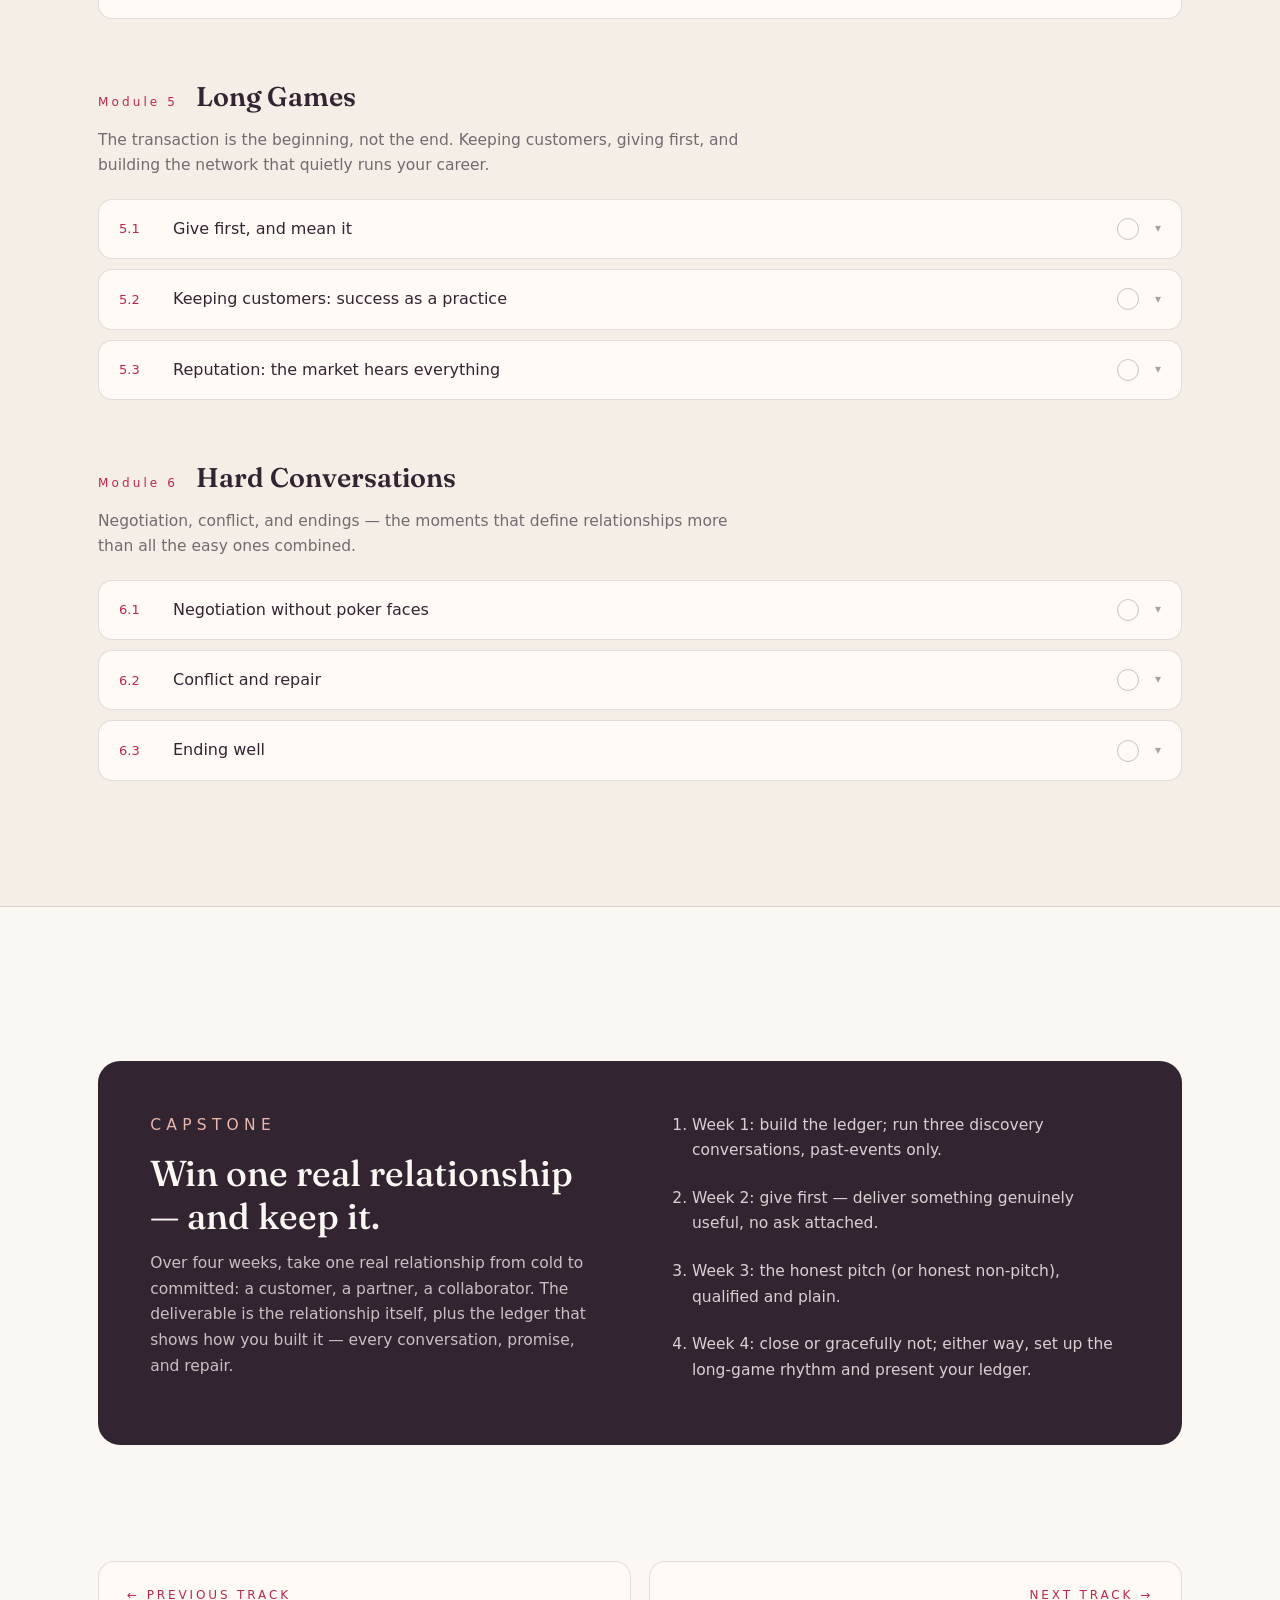
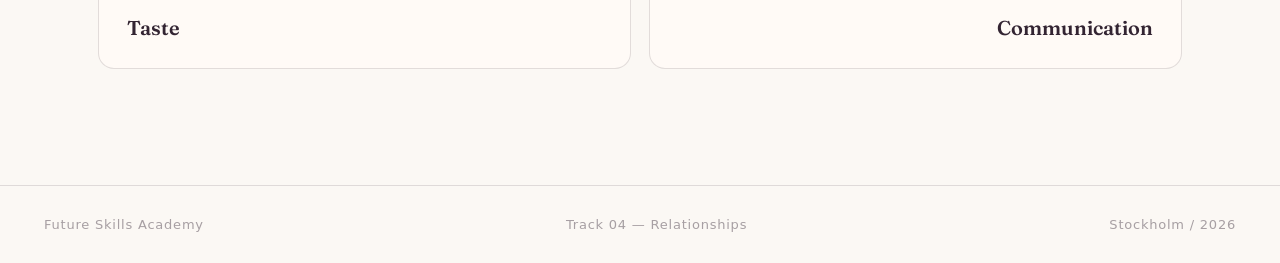
<file: tracks/relationships.html>
<!doctype html>
<html lang="en">
  <head>
    <meta charset="utf-8" />
    <meta name="viewport" content="width=device-width, initial-scale=1" />
    <meta
      name="description"
      content="Relationships — the Future Skills Academy track for sales and customer relationships: trust, listening, founder-led sales, and long games in an AI-saturated world."
    />
    <title>Relationships — Future Skills Academy</title>
    <link rel="canonical" href="https://futureskillsacademy.ai/tracks/relationships.html" />
    <meta property="og:type" content="website" />
    <meta property="og:site_name" content="Future Skills Academy" />
    <meta property="og:url" content="https://futureskillsacademy.ai/tracks/relationships.html" />
    <meta property="og:title" content="Relationships — Future Skills Academy" />
    <meta property="og:description" content="Relationships — the Future Skills Academy track for sales and customer relationships: trust, listening, founder-led sales, and long games in an AI-saturated world." />
    <meta property="og:image" content="https://futureskillsacademy.ai/assets/og-image.png" />
    <meta property="og:image:width" content="1200" />
    <meta property="og:image:height" content="630" />
    <meta property="og:image:alt" content="Future Skills Academy — The skills that compound when AI does the rest." />
    <meta name="twitter:card" content="summary_large_image" />
    <meta name="twitter:title" content="Relationships — Future Skills Academy" />
    <meta name="twitter:description" content="Relationships — the Future Skills Academy track for sales and customer relationships: trust, listening, founder-led sales, and long games in an AI-saturated world." />
    <meta name="twitter:image" content="https://futureskillsacademy.ai/assets/og-image.png" />
    <link
      rel="icon"
      href="data:image/svg+xml,%3Csvg xmlns='http://www.w3.org/2000/svg' viewBox='0 0 64 64'%3E%3Crect width='64' height='64' rx='32' fill='%23322432'/%3E%3Cpath d='M17 42C30 17 48 14 50 18C40 22 33 31 28 46' fill='none' stroke='%23c23c56' stroke-width='7' stroke-linecap='round'/%3E%3C/svg%3E"
    />
    <link rel="preconnect" href="https://fonts.googleapis.com" />
    <link rel="preconnect" href="https://fonts.gstatic.com" crossorigin />
    <link
      href="https://fonts.googleapis.com/css2?family=Fraunces:ital,wght@0,400;0,500;0,600;1,400;1,500&display=swap"
      rel="stylesheet"
    />
    <link rel="stylesheet" href="../styles.css" />
  </head>
  <body>
    <header class="site-header" data-header>
      <a class="brand" href="https://futureskillsacademy.ai/">Future Skills <em>Academy</em></a>
      <nav class="site-nav" aria-label="Primary navigation">
        <a href="member-of-technical-staff.html">MTS</a>
        <a href="high-agency.html">High Agency</a>
        <a href="taste.html">Taste</a>
        <a href="relationships.html" aria-current="page">Relationships</a>
        <a href="communication.html">Communication</a>
        <a href="../videos.html">Videos</a>
        <a class="nav-cta" href="../for-companies.html">Train your team</a>
      </nav>
    </header>

    <main>
      <section class="track-hero">
        <div class="wrap">
          <p class="track-kicker">Track 04 · Sales &amp; Customers</p>
          <h1>Relationships</h1>
          <p class="track-epigraph">
            “When every inbox is full of perfect synthetic outreach, the person who actually
            listened, actually helped, and actually came back is unforgettable.”
          </p>
          <div class="track-meta">
            <span><strong>6</strong> modules</span>
            <span><strong>18</strong> lessons</span>
            <span><strong>8</strong> weeks part-time</span>
            <span>Capstone: <strong>a won, kept relationship</strong></span>
          </div>
        </div>
      </section>

      <div class="track-progress">
        <div class="wrap">
          <span class="track-progress-label" data-progress-label>0 of 18 lessons complete</span>
          <div class="track-progress-bar" aria-hidden="true">
            <div class="track-progress-fill" data-progress-fill></div>
          </div>
        </div>
      </div>

      <section class="wrap">
        <div class="track-intro-grid">
          <div class="reveal">
            <h2>Why this track exists</h2>
            <p>
              AI flooded every channel. Outreach is infinite, content is infinite, and everyone's
              filters are rising to match. In that world, the scarce resources are the old ones:
              being known, being trusted, and being the person someone calls when it matters.
              Businesses have always run on relationships; now it is visible, because everything
              else got automated.
            </p>
            <p>
              This track treats relationship-building as a craft with mechanics — not charisma, not
              manipulation, not networking theater. Listening that uncovers what people actually
              need. Promises sized so they can be kept. Sales as structured helping. Follow-through
              as a system, with AI handling the memory so you can handle the humanity.
            </p>
            <p>
              It is built for founders selling their first product, engineers who suddenly own
              customer relationships, and anyone who suspects — correctly — that their network will
              outlast every tool on their resume.
            </p>
          </div>
          <aside class="outcomes reveal">
            <h3>You will be able to</h3>
            <ul>
              <li>Run discovery conversations that surface real needs, not polite noise</li>
              <li>Build trust deliberately: small promises, kept visibly, compounded</li>
              <li>Write outreach and follow-ups that get read in saturated inboxes</li>
              <li>Sell honestly: qualify hard, pitch plainly, walk away cleanly</li>
              <li>Keep customers for years and turn them into your sales force</li>
              <li>Handle negotiation, conflict, and endings without burning bridges</li>
            </ul>
          </aside>
        </div>
      </section>

      <section class="curriculum">
        <div class="wrap">
          <p class="section-note reveal">Curriculum</p>
          <h2 class="section-title reveal">Six modules, from trust to hard conversations.</h2>

          <div class="module reveal">
            <div class="module-head">
              <span class="module-no">Module 1</span>
              <h3>Trust: The Only Durable Moat</h3>
            </div>
            <p class="module-summary">
              Products get cloned, prices get matched, content gets generated. Trust is the asset
              that survives — and it has mechanics you can practice.
            </p>

            <details class="lesson" id="rel-1-1" data-lesson="rel-1-1">
              <summary>
                <span class="lesson-no">1.1</span>
                <span class="lesson-title">Why trust appreciates while everything else deflates</span>
                <span class="lesson-state" aria-hidden="true">✓</span>
                <span class="lesson-chevron" aria-hidden="true">▾</span>
              </summary>
              <div class="lesson-body">
                <p>
                  AI deflates the value of anything it can produce: copy, code, designs, analysis,
                  even apparent warmth. What it cannot produce is a track record — evidence,
                  accumulated over time, that a specific human does what they say. As synthetic
                  competence floods every market, buyers respond rationally: they retreat to people
                  and brands they already trust, and the referral becomes the most powerful channel
                  in commerce. Trust is countercyclical to automation.
                </p>
                <p>
                  This reframes how you spend effort. An hour spent earning trust with a real person
                  now beats ten hours spent producing content that lands in spam-folder
                  purgatory with everyone else's.
                </p>
                <p class="practice">
                  <strong>Practice.</strong> List the ten people whose trust most determines your
                  professional future — customers, partners, colleagues. For each, write one line:
                  what have I actually done, lately, to deserve it? The blanks are your roadmap.
                </p>
                <button class="mark-done" type="button">Mark complete</button>
              </div>
            </details>

            <details class="lesson" id="rel-1-2" data-lesson="rel-1-2">
              <summary>
                <span class="lesson-no">1.2</span>
                <span class="lesson-title">The mechanics: small promises, kept visibly</span>
                <span class="lesson-state" aria-hidden="true">✓</span>
                <span class="lesson-chevron" aria-hidden="true">▾</span>
              </summary>
              <div class="lesson-body">
                <figure class="lesson-video" data-lesson-video="rel-1-2"><div class="video-frame" data-video="../assets/video/08-promise-smaller.mp4" data-slug="08-promise-smaller"><button class="video-play" type="button" aria-label="Play: The mechanics: small promises, kept visibly (42 seconds)"><img src="../assets/video/08-promise-smaller.jpg" alt="" loading="lazy" width="270" height="480" /><span class="video-play-icon" aria-hidden="true"></span><span class="video-dur">0:42</span></button></div><figcaption>Watch the idea and the practice in 42 seconds.</figcaption></figure>
                <p>
                  Trust is not built in grand gestures. It is built in the tiny loop everyone runs
                  on you constantly: you said Thursday — did it arrive Thursday? You said you'd
                  introduce them — did the email come? Each kept promise is a deposit; each quiet
                  miss is a withdrawal at triple the rate. The professionals people swear by are
                  rarely the most brilliant; they are the ones who size their promises carefully and
                  then keep approximately all of them.
                </p>
                <p>
                  The corollary: promise smaller. "I'll have a draft by Friday" kept beats "I'll
                  have it all by Wednesday" missed, every single time, in every culture, forever.
                </p>
                <p class="practice">
                  <strong>Practice.</strong> For one week, log every promise you make — including
                  the casual ones ("I'll send that over"). Track the keep rate honestly. Then
                  shrink your promises until the rate is above 95%, and watch what it does to how
                  people respond to you.
                </p>
                <button class="mark-done" type="button">Mark complete</button>
              </div>
            </details>

            <details class="lesson" id="rel-1-3" data-lesson="rel-1-3">
              <summary>
                <span class="lesson-no">1.3</span>
                <span class="lesson-title">Being human on purpose</span>
                <span class="lesson-state" aria-hidden="true">✓</span>
                <span class="lesson-chevron" aria-hidden="true">▾</span>
              </summary>
              <div class="lesson-body">
                <p>
                  When AI can write a flawless personalized message, flawless personalization stops
                  signaling care — everyone's filter learns to discount it. What still signals care
                  is what remains costly: showing up in person, remembering unprompted, the
                  voice note instead of the template, the specific observation no model would make
                  because it required actually paying attention to <em>this</em> person. Spend
                  human effort precisely where it is visible as human effort.
                </p>
                <p>
                  Use AI shamelessly for the memory layer — histories, reminders, drafts — and
                  reserve yourself for the moments of contact. The machine keeps the ledger; you
                  provide the warmth. People feel the difference even when they cannot name it.
                </p>
                <p class="practice">
                  <strong>Practice.</strong> Pick three relationships that matter and do one
                  unmistakably human thing for each this week: a handwritten note, an unprompted
                  call about their thing (not yours), an introduction that helps them. No asks
                  attached.
                </p>
                <button class="mark-done" type="button">Mark complete</button>
              </div>
            </details>
          </div>

          <div class="module reveal">
            <div class="module-head">
              <span class="module-no">Module 2</span>
              <h3>Listening</h3>
            </div>
            <p class="module-summary">
              Everyone is broadcasting; almost no one is listening. The questions you ask — and the
              silence you tolerate — determine everything you learn.
            </p>

            <details class="lesson" id="rel-2-1" data-lesson="rel-2-1">
              <summary>
                <span class="lesson-no">2.1</span>
                <span class="lesson-title">Discovery: questions that open people</span>
                <span class="lesson-state" aria-hidden="true">✓</span>
                <span class="lesson-chevron" aria-hidden="true">▾</span>
              </summary>
              <div class="lesson-body">
                <figure class="lesson-video" data-lesson-video="rel-2-1"><div class="video-frame" data-video="../assets/video/17-discovery-questions.mp4" data-slug="17-discovery-questions"><button class="video-play" type="button" aria-label="Play: Discovery: questions that open people (46 seconds)"><img src="../assets/video/17-discovery-questions.jpg" alt="" loading="lazy" width="270" height="480" /><span class="video-play-icon" aria-hidden="true"></span><span class="video-dur">0:46</span></button></div><figcaption>Watch the idea and the practice in 46 seconds.</figcaption></figure>
                <p>
                  Bad discovery asks people to predict ("would you use a tool that…?") and gets
                  polite fiction. Good discovery asks about the past: "walk me through the last time
                  this happened — what did you do, what did it cost you, what did you try?" The
                  past is evidence; the future is flattery. Behind every useful answer is a deeper
                  one, reached with one move: "tell me more about that." Three levels down is where
                  the real problem lives, and it is rarely the one they named first.
                </p>
                <p>
                  Sell nothing during discovery. The moment you pitch, honest data stops — they
                  start managing your feelings instead of describing their reality.
                </p>
                <p class="practice">
                  <strong>Practice.</strong> Run three twenty-minute discovery conversations this
                  week — customers, prospects, or colleagues with a problem you might solve. Past
                  events only, "tell me more" three levels down, zero pitching. Write down the
                  problem you found versus the problem you expected.
                </p>
                <button class="mark-done" type="button">Mark complete</button>
              </div>
            </details>

            <details class="lesson" id="rel-2-2" data-lesson="rel-2-2">
              <summary>
                <span class="lesson-no">2.2</span>
                <span class="lesson-title">The discipline of shutting up</span>
                <span class="lesson-state" aria-hidden="true">✓</span>
                <span class="lesson-chevron" aria-hidden="true">▾</span>
              </summary>
              <div class="lesson-body">
                <figure class="lesson-video" data-lesson-video="rel-2-2"><div class="video-frame" data-video="../assets/video/07-the-discipline-of-shutting-up.mp4" data-slug="07-the-discipline-of-shutting-up"><button class="video-play" type="button" aria-label="Play: The discipline of shutting up (42 seconds)"><img src="../assets/video/07-the-discipline-of-shutting-up.jpg" alt="" loading="lazy" width="270" height="480" /><span class="video-play-icon" aria-hidden="true"></span><span class="video-dur">0:42</span></button></div><figcaption>Watch the idea and the practice in 42 seconds.</figcaption></figure>
                <p>
                  In any conversation that matters, the urge to fill silence is the enemy of
                  learning. People reveal the important thing after the pause — after the rehearsed
                  answer runs out and the true one surfaces. Count three full seconds before
                  responding. Resist completing their sentences. When you do speak, prove you heard:
                  "so what I'm hearing is…" — and let them correct you. Being accurately heard is so
                  rare that it alone differentiates you from every competitor who showed up with a
                  deck.
                </p>
                <p>
                  This is also negotiation's first tool and management's first tool. The person who
                  talks less per meeting almost always leaves knowing more, and the person who knows
                  more wins.
                </p>
                <p class="practice">
                  <strong>Practice.</strong> In your next three important conversations, enforce two
                  private rules: three seconds of silence before every response, and one
                  "what I'm hearing is…" summary before any opinion of yours. Note what surfaces in
                  the pauses.
                </p>
                <button class="mark-done" type="button">Mark complete</button>
              </div>
            </details>

            <details class="lesson" id="rel-2-3" data-lesson="rel-2-3">
              <summary>
                <span class="lesson-no">2.3</span>
                <span class="lesson-title">Hearing what isn't said</span>
                <span class="lesson-state" aria-hidden="true">✓</span>
                <span class="lesson-chevron" aria-hidden="true">▾</span>
              </summary>
              <div class="lesson-body">
                <p>
                  The most important signals arrive unworded: the enthusiasm that drops when budget
                  comes up, the stakeholder who is never available, the "this looks great" delivered
                  flat, the question they ask three times in different costumes. Deals and
                  relationships rarely die from what was said — they die from what was felt and left
                  unaddressed. The skill is naming gently what you observe: "I might be wrong, but
                  you seem hesitant about the timeline — what am I missing?"
                </p>
                <p>
                  Naming the unsaid is high-trust behavior precisely because it is mildly
                  uncomfortable. It tells the other person you are paying attention to <em>them</em>,
                  not to your script — and it surfaces the objection while you can still do
                  something about it.
                </p>
                <p class="practice">
                  <strong>Practice.</strong> After each significant conversation this week, write
                  two lists: what was said, and what you sensed but wasn't said. Pick one sensed
                  item and address it directly in your follow-up. Watch what it unlocks.
                </p>
                <button class="mark-done" type="button">Mark complete</button>
              </div>
            </details>
          </div>

          <div class="module reveal">
            <div class="module-head">
              <span class="module-no">Module 3</span>
              <h3>Writing and Presence</h3>
            </div>
            <p class="module-summary">
              Relationships run on communication, and communication now happens in channels flooded
              by machines. How to be the message that gets read and the person who gets remembered.
            </p>

            <details class="lesson" id="rel-3-1" data-lesson="rel-3-1">
              <summary>
                <span class="lesson-no">3.1</span>
                <span class="lesson-title">Writing that survives the flood</span>
                <span class="lesson-state" aria-hidden="true">✓</span>
                <span class="lesson-chevron" aria-hidden="true">▾</span>
              </summary>
              <div class="lesson-body">
                <p>
                  Every inbox now contains unlimited AI-polished prose, which means polish is
                  worthless and something else gets messages read: brevity, specificity, and
                  evidence of genuine attention. Five sentences beat five paragraphs. "Saw your
                  team shipped X — the migration path surprised me" beats any opener a template can
                  produce, because it could only have been written by someone who actually looked.
                  One clear ask per message, sized so small that saying yes is easy.
                </p>
                <p>
                  The eternal core is respect for the reader's time, which no tool can fake for you
                  — it shows up in what you chose to leave out.
                </p>
                <p class="practice">
                  <strong>Practice.</strong> Take your standard outreach or update message and
                  rewrite it: five sentences maximum, one specific observation proving attention,
                  one easy ask. Send ten of the old and ten of the new; compare reply rates.
                </p>
                <button class="mark-done" type="button">Mark complete</button>
              </div>
            </details>

            <details class="lesson" id="rel-3-2" data-lesson="rel-3-2">
              <summary>
                <span class="lesson-no">3.2</span>
                <span class="lesson-title">Choosing the human channel</span>
                <span class="lesson-state" aria-hidden="true">✓</span>
                <span class="lesson-chevron" aria-hidden="true">▾</span>
              </summary>
              <div class="lesson-body">
                <p>
                  Channels carry different weights, and the weight is proportional to the effort
                  they signal. Text is for logistics. Email is for records. A call is for nuance. A
                  visit is for stakes. The 2026 inversion: as cheap channels saturate, expensive
                  ones gain power — the fifteen-minute call accomplishes what forty emails cannot,
                  and showing up in person is now so unusual it is almost unfair. Escalate the
                  channel when emotion enters, when misunderstanding compounds, or when the
                  relationship matters more than the transaction.
                </p>
                <p>
                  Rule of thumb: deliver good news in any channel, difficult news in the most human
                  channel you can manage. Nobody ever repaired trust by email.
                </p>
                <p class="practice">
                  <strong>Practice.</strong> Find one relationship currently stuck in a text-based
                  loop — a negotiation, a misunderstanding, a fading customer. Move it up two
                  channel levels this week: propose the call, or make the visit. Note the
                  difference in what gets resolved.
                </p>
                <button class="mark-done" type="button">Mark complete</button>
              </div>
            </details>

            <details class="lesson" id="rel-3-3" data-lesson="rel-3-3">
              <summary>
                <span class="lesson-no">3.3</span>
                <span class="lesson-title">Follow-through as a system</span>
                <span class="lesson-state" aria-hidden="true">✓</span>
                <span class="lesson-chevron" aria-hidden="true">▾</span>
              </summary>
              <div class="lesson-body">
                <figure class="lesson-video" data-lesson-video="rel-3-3"><div class="video-frame" data-video="../assets/video/33-follow-through-as-a-system.mp4" data-slug="33-follow-through-as-a-system"><button class="video-play" type="button" aria-label="Play: Follow-through as a system (63 seconds)"><img src="../assets/video/33-follow-through-as-a-system.jpg" alt="" loading="lazy" width="270" height="480" /><span class="video-play-icon" aria-hidden="true"></span><span class="video-dur">1:03</span></button></div><figcaption>Watch the idea and the practice in 63 seconds.</figcaption></figure>
                <p>
                  Most relationships don't end; they evaporate — nobody followed up, and eighteen
                  months later you are strangers again. The fix is unromantic: a system. A simple
                  ledger of people who matter, what was last said, what you promised, and when to
                  resurface — with AI as the perfect assistant for drafting check-ins, summarizing
                  history, and reminding you that it has been a quarter. The warmth must be yours;
                  the reliability can be engineered.
                </p>
                <p>
                  The compounding effect is enormous. The person who resurfaces helpfully twice a
                  year, for years, with no immediate agenda, becomes the first call when the big
                  need finally appears. That position cannot be bought at the moment of need —
                  only accumulated in advance.
                </p>
                <p class="practice">
                  <strong>Practice.</strong> Build your relationship ledger this week: twenty-five
                  names, last contact, open promises, next touch date. Set up the AI-assisted
                  reminder loop. Send the three most overdue check-ins — genuinely helpful, zero
                  asks.
                </p>
                <button class="mark-done" type="button">Mark complete</button>
              </div>
            </details>
          </div>

          <div class="module reveal">
            <div class="module-head">
              <span class="module-no">Module 4</span>
              <h3>Founder-Led Sales</h3>
            </div>
            <p class="module-summary">
              Selling is not something done to people; done right, it is structured helping. The
              honest version also happens to be the version that works.
            </p>

            <details class="lesson" id="rel-4-1" data-lesson="rel-4-1">
              <summary>
                <span class="lesson-no">4.1</span>
                <span class="lesson-title">Selling is helping, or it is nothing</span>
                <span class="lesson-state" aria-hidden="true">✓</span>
                <span class="lesson-chevron" aria-hidden="true">▾</span>
              </summary>
              <div class="lesson-body">
                <figure class="lesson-video" data-lesson-video="rel-4-1"><div class="video-frame" data-video="../assets/video/34-selling-is-helping.mp4" data-slug="34-selling-is-helping"><button class="video-play" type="button" aria-label="Play: Selling is helping, or it is nothing (53 seconds)"><img src="../assets/video/34-selling-is-helping.jpg" alt="" loading="lazy" width="270" height="480" /><span class="video-play-icon" aria-hidden="true"></span><span class="video-dur">0:53</span></button></div><figcaption>Watch the idea and the practice in 53 seconds.</figcaption></figure>
                <p>
                  Most people hate selling because they picture persuasion — talking someone into
                  something. Reframe it operationally: sales is the process of finding people with a
                  problem you genuinely solve, helping them understand their options, and making it
                  easy to choose you when you are the right choice. Under that definition, the most
                  trustworthy sentence in sales is "I don't think we're the right fit for this —
                  here's who is." It loses the deal and wins the decade.
                </p>
                <p>
                  This is not softness; it is strategy. In a referral-driven, trust-scarce market,
                  every honest non-sale is marketing, and every oversold customer is a time bomb in
                  your reputation.
                </p>
                <p class="practice">
                  <strong>Practice.</strong> Write your honest fit description: who you help
                  brilliantly, who you help adequately, and who you should send elsewhere — with
                  names of where to send them. Use it in your next real sales conversation, out
                  loud.
                </p>
                <button class="mark-done" type="button">Mark complete</button>
              </div>
            </details>

            <details class="lesson" id="rel-4-2" data-lesson="rel-4-2">
              <summary>
                <span class="lesson-no">4.2</span>
                <span class="lesson-title">Qualify hard, pitch plainly</span>
                <span class="lesson-state" aria-hidden="true">✓</span>
                <span class="lesson-chevron" aria-hidden="true">▾</span>
              </summary>
              <div class="lesson-body">
                <figure class="lesson-video" data-lesson-video="rel-4-2"><div class="video-frame" data-video="../assets/video/18-qualify-hard-pitch-plainly.mp4" data-slug="18-qualify-hard-pitch-plainly"><button class="video-play" type="button" aria-label="Play: Qualify hard, pitch plainly (52 seconds)"><img src="../assets/video/18-qualify-hard-pitch-plainly.jpg" alt="" loading="lazy" width="270" height="480" /><span class="video-play-icon" aria-hidden="true"></span><span class="video-dur">0:52</span></button></div><figcaption>Watch the idea and the practice in 52 seconds.</figcaption></figure>
                <p>
                  Time is the salesperson's only inventory, and unqualified deals are where it goes
                  to die. Before investing, establish four things without ceremony: is the problem
                  real and felt (not theoretical), is there money allocated to pain like this, is
                  your contact able to decide or genuinely connected to who can, and is there a
                  reason to act now rather than someday? "No" on two or more means nurture politely
                  and move on. Hope is not a pipeline stage.
                </p>
                <p>
                  When you do pitch, pitch like a person: their problem in their words, what changes
                  with your solution, proof it has worked for someone like them, price without
                  flinching, and a clear next step. No theater. Decision-makers drowning in
                  AI-generated decks experience plainness as relief.
                </p>
                <p class="practice">
                  <strong>Practice.</strong> Score your current pipeline against the four questions.
                  Formally retire every deal scoring below two — with a graceful note that leaves
                  the door open. Then rewrite your pitch as five plain sentences and test it on
                  your next qualified call.
                </p>
                <button class="mark-done" type="button">Mark complete</button>
              </div>
            </details>

            <details class="lesson" id="rel-4-3" data-lesson="rel-4-3">
              <summary>
                <span class="lesson-no">4.3</span>
                <span class="lesson-title">The pipeline is a garden</span>
                <span class="lesson-state" aria-hidden="true">✓</span>
                <span class="lesson-chevron" aria-hidden="true">▾</span>
              </summary>
              <div class="lesson-body">
                <p>
                  Sales feels like hunting but works like gardening: consistent small actions,
                  compounding over seasons. The discipline is a weekly rhythm — new conversations
                  started, follow-ups sent on the day promised, stalled deals gently re-engaged or
                  retired, and the post-mortem question asked of every loss: was it fit, timing,
                  trust, or price? AI handles the mechanical layer beautifully (research, drafts,
                  reminders, CRM hygiene); what it cannot do is show up warm and consistent for
                  eighteen months. That part is the job.
                </p>
                <p>
                  Trust the math: a modest number of honest conversations per week, sustained for a
                  year, outperforms any blitz. Blitzes produce spikes; rhythms produce reputations.
                </p>
                <p class="practice">
                  <strong>Practice.</strong> Define your weekly sales rhythm in numbers you can
                  sustain forever: X new conversations, Y follow-ups, Z reactivations. Automate the
                  mechanical layer with AI. Run the rhythm for four weeks without exception, then
                  review what moved.
                </p>
                <button class="mark-done" type="button">Mark complete</button>
              </div>
            </details>
          </div>

          <div class="module reveal">
            <div class="module-head">
              <span class="module-no">Module 5</span>
              <h3>Long Games</h3>
            </div>
            <p class="module-summary">
              The transaction is the beginning, not the end. Keeping customers, giving first, and
              building the network that quietly runs your career.
            </p>

            <details class="lesson" id="rel-5-1" data-lesson="rel-5-1">
              <summary>
                <span class="lesson-no">5.1</span>
                <span class="lesson-title">Give first, and mean it</span>
                <span class="lesson-state" aria-hidden="true">✓</span>
                <span class="lesson-chevron" aria-hidden="true">▾</span>
              </summary>
              <div class="lesson-body">
                <figure class="lesson-video" data-lesson-video="rel-5-1"><div class="video-frame" data-video="../assets/video/35-give-first.mp4" data-slug="35-give-first"><button class="video-play" type="button" aria-label="Play: Give first, and mean it (60 seconds)"><img src="../assets/video/35-give-first.jpg" alt="" loading="lazy" width="270" height="480" /><span class="video-play-icon" aria-hidden="true"></span><span class="video-dur">1:00</span></button></div><figcaption>Watch the idea and the practice in 60 seconds.</figcaption></figure>
                <p>
                  The strongest networks are built by people who help before there is anything in it
                  for them: the introduction that costs you two minutes and changes someone's year,
                  the candid answer to "how did you solve this?", the share of hard-won knowledge
                  given freely. Generosity signals abundance, abundance attracts opportunity, and
                  the ledger — never spoken of — is remembered with startling precision for decades.
                  Scorekeeping kills it; sincerity compounds it.
                </p>
                <p>
                  AI raises the ceiling on generosity: you can now produce genuinely useful things
                  for people — an analysis, a tool, a research summary — in an hour. The cost
                  dropped; the signal survives because most people still won't bother.
                </p>
                <p class="practice">
                  <strong>Practice.</strong> Once a week for the next month, do one act of
                  unrequested usefulness for someone in your network: an intro, a resource, an hour
                  of your expertise. Track nothing. Notice, six months from now, what came back.
                </p>
                <button class="mark-done" type="button">Mark complete</button>
              </div>
            </details>

            <details class="lesson" id="rel-5-2" data-lesson="rel-5-2">
              <summary>
                <span class="lesson-no">5.2</span>
                <span class="lesson-title">Keeping customers: success as a practice</span>
                <span class="lesson-state" aria-hidden="true">✓</span>
                <span class="lesson-chevron" aria-hidden="true">▾</span>
              </summary>
              <div class="lesson-body">
                <p>
                  Winning a customer earns you the right to start proving yourself. Retention is
                  built in the unglamorous first weeks — did they reach value fast, did someone
                  check in before the first frustration hardened, did the problem they bought you
                  for actually shrink? The mechanics: instrument the early experience, intervene at
                  the first silence (silence is the loudest churn signal), and conduct honest
                  quarterly conversations about value received, not satisfaction performed.
                </p>
                <p>
                  A kept customer compounds three ways: revenue, product truth (they tell you what
                  to build), and reputation (they sell for you in rooms you will never enter). No
                  acquisition spend buys what a five-year customer gives away on your behalf.
                </p>
                <p class="practice">
                  <strong>Practice.</strong> Map your last three customer (or stakeholder)
                  relationships against the first-90-days test: time to first value, first check-in,
                  first silence. Find the current relationship in its silent phase and break the
                  silence today — with curiosity, not a pitch.
                </p>
                <button class="mark-done" type="button">Mark complete</button>
              </div>
            </details>

            <details class="lesson" id="rel-5-3" data-lesson="rel-5-3">
              <summary>
                <span class="lesson-no">5.3</span>
                <span class="lesson-title">Reputation: the market hears everything</span>
                <span class="lesson-state" aria-hidden="true">✓</span>
                <span class="lesson-chevron" aria-hidden="true">▾</span>
              </summary>
              <div class="lesson-body">
                <p>
                  Every industry is a small town wearing a big city's clothes. The people you deal
                  with talk to each other — at conferences, in group chats, in reference calls you
                  will never know happened. Your reputation is the compression of every interaction
                  into a sentence: "great to work with, a little slow," "brilliant but exhausting,"
                  "does what they say." You don't write the sentence; you earn it, interaction by
                  interaction, especially in the ones where you held the power and didn't use it.
                </p>
                <p>
                  In the AI era this intensifies: when capabilities are commoditized, references are
                  the deciding data. How you treat the intern, the losing vendor, and the customer
                  who leaves — that is the marketing budget that actually works.
                </p>
                <p class="practice">
                  <strong>Practice.</strong> Write the one-sentence reputation you believe you have,
                  then ask three people who'd know to give you theirs — anonymously if needed.
                  Compare. Choose the sentence you want in two years and identify the behavior gap
                  between here and there.
                </p>
                <button class="mark-done" type="button">Mark complete</button>
              </div>
            </details>
          </div>

          <div class="module reveal">
            <div class="module-head">
              <span class="module-no">Module 6</span>
              <h3>Hard Conversations</h3>
            </div>
            <p class="module-summary">
              Negotiation, conflict, and endings — the moments that define relationships more than
              all the easy ones combined.
            </p>

            <details class="lesson" id="rel-6-1" data-lesson="rel-6-1">
              <summary>
                <span class="lesson-no">6.1</span>
                <span class="lesson-title">Negotiation without poker faces</span>
                <span class="lesson-state" aria-hidden="true">✓</span>
                <span class="lesson-chevron" aria-hidden="true">▾</span>
              </summary>
              <div class="lesson-body">
                <figure class="lesson-video" data-lesson-video="rel-6-1"><div class="video-frame" data-video="../assets/video/36-negotiation-without-poker-faces.mp4" data-slug="36-negotiation-without-poker-faces"><button class="video-play" type="button" aria-label="Play: Negotiation without poker faces (57 seconds)"><img src="../assets/video/36-negotiation-without-poker-faces.jpg" alt="" loading="lazy" width="270" height="480" /><span class="video-play-icon" aria-hidden="true"></span><span class="video-dur">0:57</span></button></div><figcaption>Watch the idea and the practice in 57 seconds.</figcaption></figure>
                <p>
                  Folk negotiation is bluffing; durable negotiation is curiosity. The preparation
                  that matters: know what you need (not just want), know your real alternative if
                  this falls through, and ask enough questions to learn what <em>they</em> actually
                  value — which is rarely symmetric with what you value. The best deals trade things
                  cheap for you and precious for them, in both directions. Price is one variable
                  among many: timing, scope, risk, references, and relationship all move.
                </p>
                <p>
                  In long-game contexts, the win-lose victory is a loss with a delay. Squeeze a
                  partner brutally and you collect the discount now and the resentment forever —
                  payable at the worst possible moment.
                </p>
                <p class="practice">
                  <strong>Practice.</strong> For your next real negotiation, write three lists in
                  advance: must-haves, nice-to-haves, and cheap-for-me-precious-for-them trades.
                  In the conversation, ask five questions before making any offer. Compare the
                  outcome to your usual approach.
                </p>
                <button class="mark-done" type="button">Mark complete</button>
              </div>
            </details>

            <details class="lesson" id="rel-6-2" data-lesson="rel-6-2">
              <summary>
                <span class="lesson-no">6.2</span>
                <span class="lesson-title">Conflict and repair</span>
                <span class="lesson-state" aria-hidden="true">✓</span>
                <span class="lesson-chevron" aria-hidden="true">▾</span>
              </summary>
              <div class="lesson-body">
                <p>
                  Every relationship that lasts long enough accumulates damage: the missed deadline,
                  the misunderstood email, the heated call. The relationships that survive are not
                  the ones without ruptures — they are the ones where someone repairs quickly and
                  competently. Real repair has a known shape: name what happened without weasel
                  words, own your part specifically ("I committed to a date I knew was tight"),
                  state what changes, and then actually change it. "Sorry you feel that way" is not
                  in the shape.
                </p>
                <p>
                  Speed matters more than eloquence. A flawed apology today beats a perfect one next
                  month, because every silent day writes the other person's version of the story a
                  little deeper.
                </p>
                <p class="practice">
                  <strong>Practice.</strong> Identify one relationship carrying unrepaired damage —
                  there is usually a candidate within thirty seconds of honest thought. Deliver the
                  four-part repair this week, in the most human channel available. Do not manage the
                  outcome; just do the repair.
                </p>
                <button class="mark-done" type="button">Mark complete</button>
              </div>
            </details>

            <details class="lesson" id="rel-6-3" data-lesson="rel-6-3">
              <summary>
                <span class="lesson-no">6.3</span>
                <span class="lesson-title">Ending well</span>
                <span class="lesson-state" aria-hidden="true">✓</span>
                <span class="lesson-chevron" aria-hidden="true">▾</span>
              </summary>
              <div class="lesson-body">
                <p>
                  Customers leave, partnerships end, people quit — and how you behave in the ending
                  is remembered longer than anything in the middle. The graceful exit costs little:
                  make leaving easy (data exports, clean handovers, honest transition help), say
                  thank you and mean it, and leave the door visibly open. The petty exit — friction,
                  guilt, sudden coldness — converts a neutral ending into an anti-referral that
                  works against you for years.
                </p>
                <p>
                  Endings are also the long game's secret weapon: boomerangs are real. The customer
                  who left for the cheaper option, treated well on the way out, returns eighteen
                  months later with a bigger budget and a story about how you behaved. Burn no
                  bridges; the industry is a small town, and you live there.
                </p>
                <p class="practice">
                  <strong>Practice.</strong> Write your ending protocol now, before you need it:
                  what a departing customer, employee, or partner receives from you, in what
                  spirit, within what timeframe. Then audit your last ending against it — and if it
                  fell short, send the message that retroactively fixes the tone.
                </p>
                <button class="mark-done" type="button">Mark complete</button>
              </div>
            </details>
          </div>
        </div>
      </section>

      <section class="wrap">
        <div class="capstone-panel reveal">
          <div>
            <p class="section-note">Capstone</p>
            <h2>Win one real relationship — and keep it.</h2>
            <p>
              Over four weeks, take one real relationship from cold to committed: a customer, a
              partner, a collaborator. The deliverable is the relationship itself, plus the ledger
              that shows how you built it — every conversation, promise, and repair.
            </p>
          </div>
          <ol>
            <li>Week 1: build the ledger; run three discovery conversations, past-events only.</li>
            <li>Week 2: give first — deliver something genuinely useful, no ask attached.</li>
            <li>Week 3: the honest pitch (or honest non-pitch), qualified and plain.</li>
            <li>Week 4: close or gracefully not; either way, set up the long-game rhythm and present your ledger.</li>
          </ol>
        </div>
      </section>

      <section class="wrap" style="padding-top: 0">
        <nav class="track-nav" aria-label="Track navigation">
          <a href="taste.html">
            <span>← Previous track</span>
            <strong>Taste</strong>
          </a>
          <a class="next" href="communication.html">
            <span>Next track →</span>
            <strong>Communication</strong>
          </a>
        </nav>
      </section>
    </main>

    <footer>
      <span>Future Skills Academy</span>
      <span>Track 04 — Relationships</span>
      <span>Stockholm / 2026</span>
    </footer>

    <script data-goatcounter="https://futureskillsacademy.goatcounter.com/count" async src="https://gc.zgo.at/count.js"></script>
    <script src="../script.js"></script>
  </body>
</html>
</file>
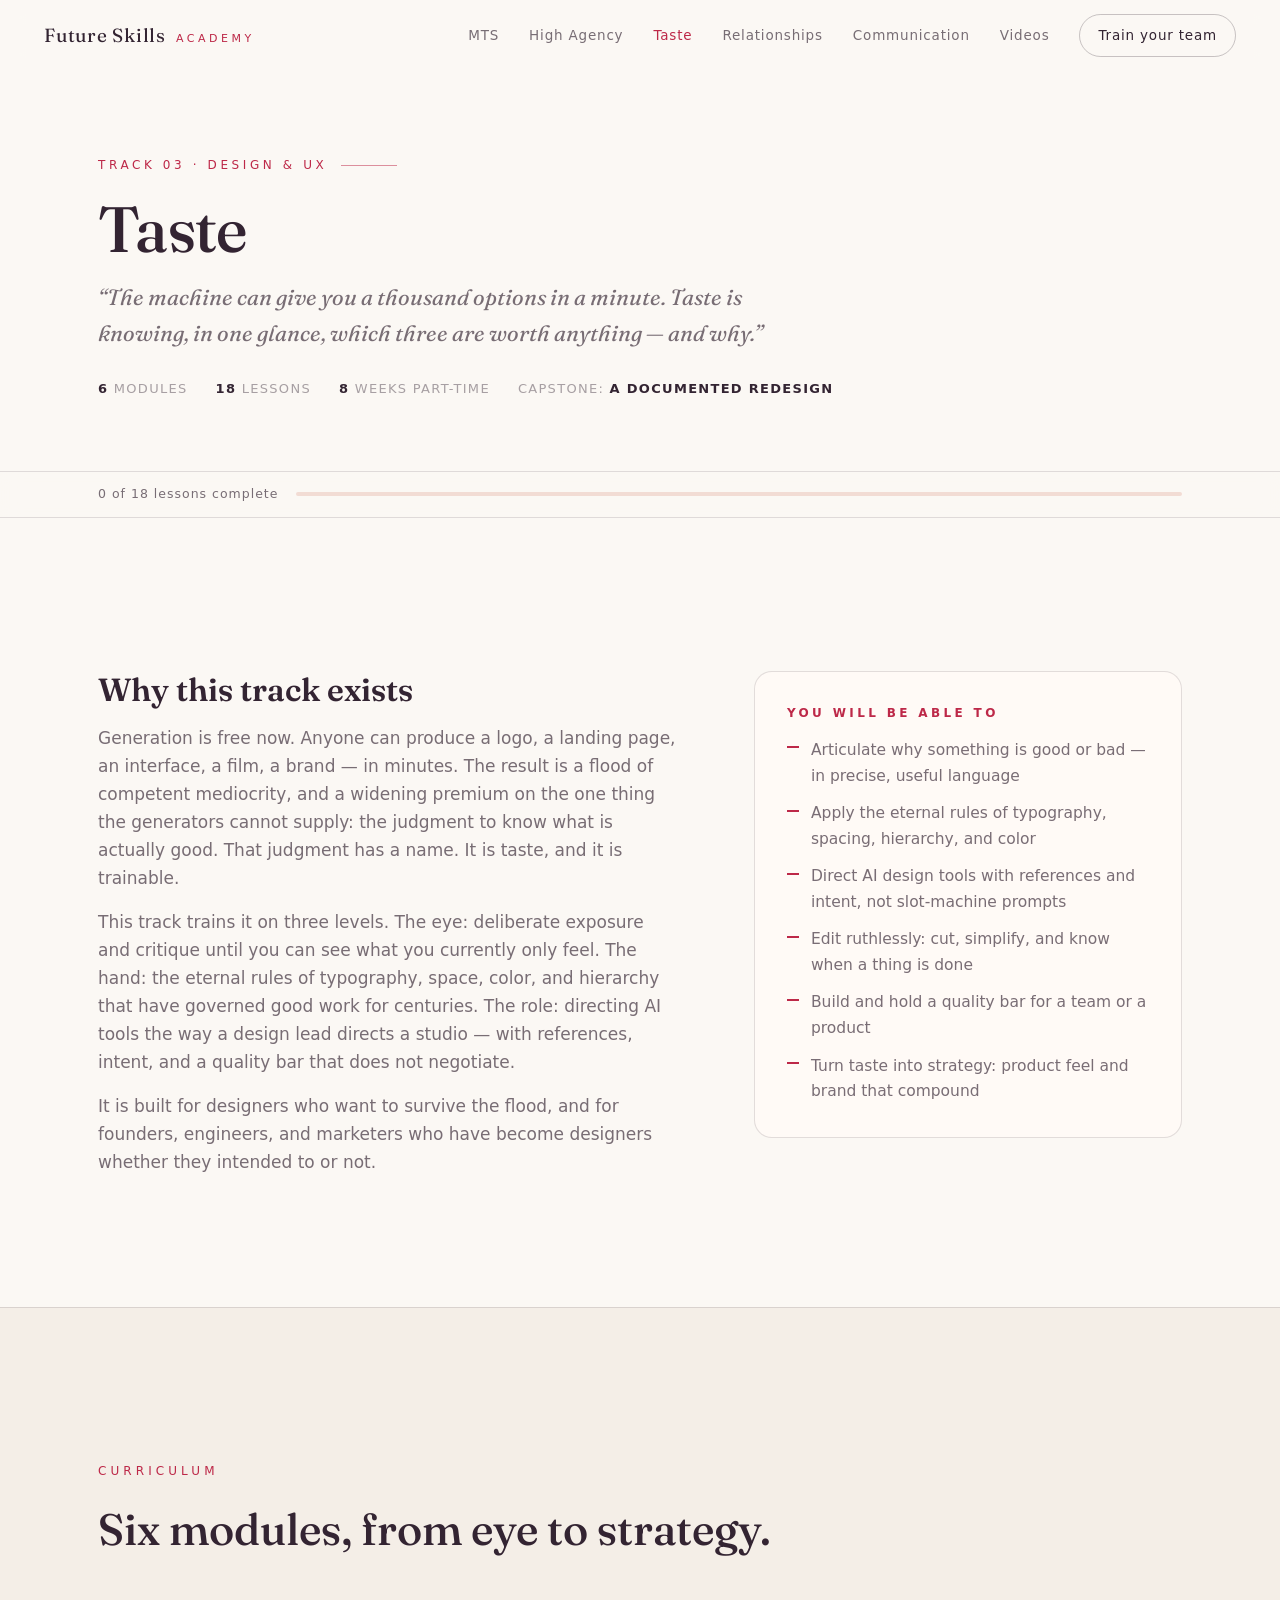
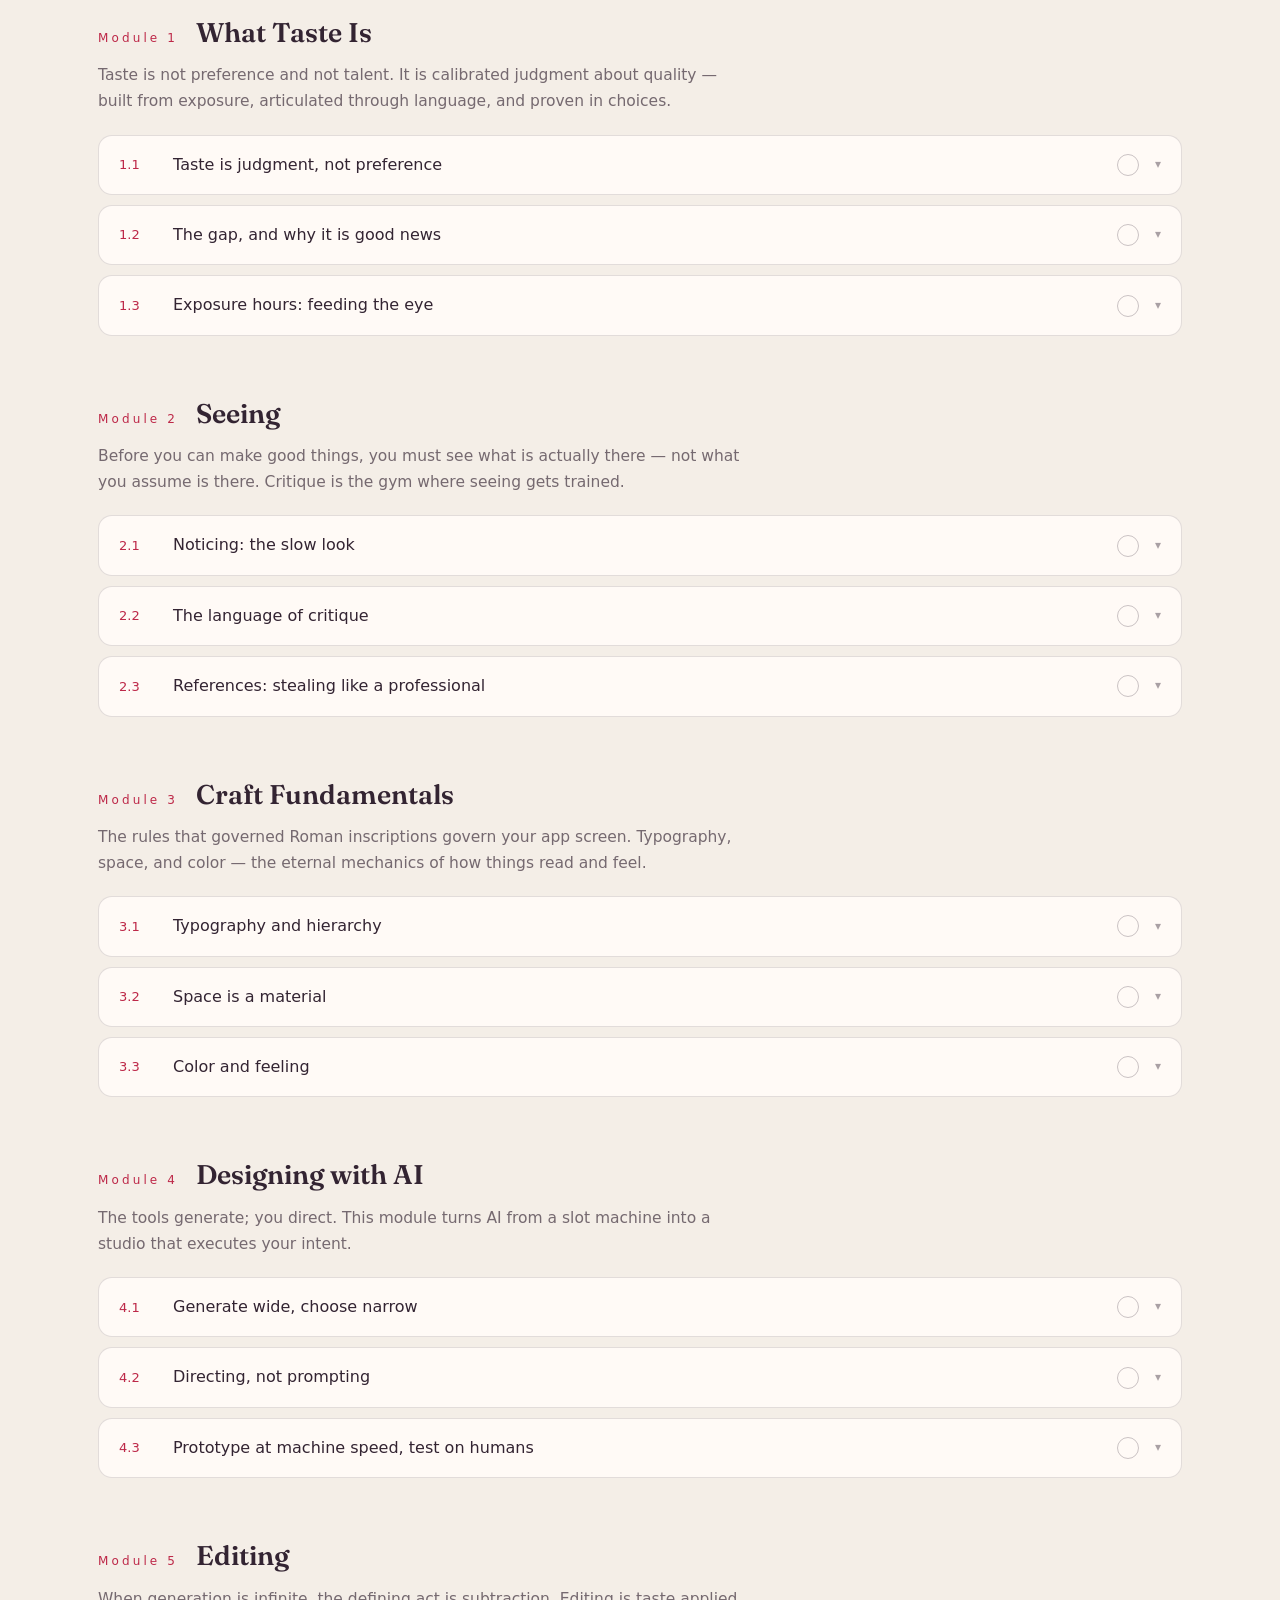
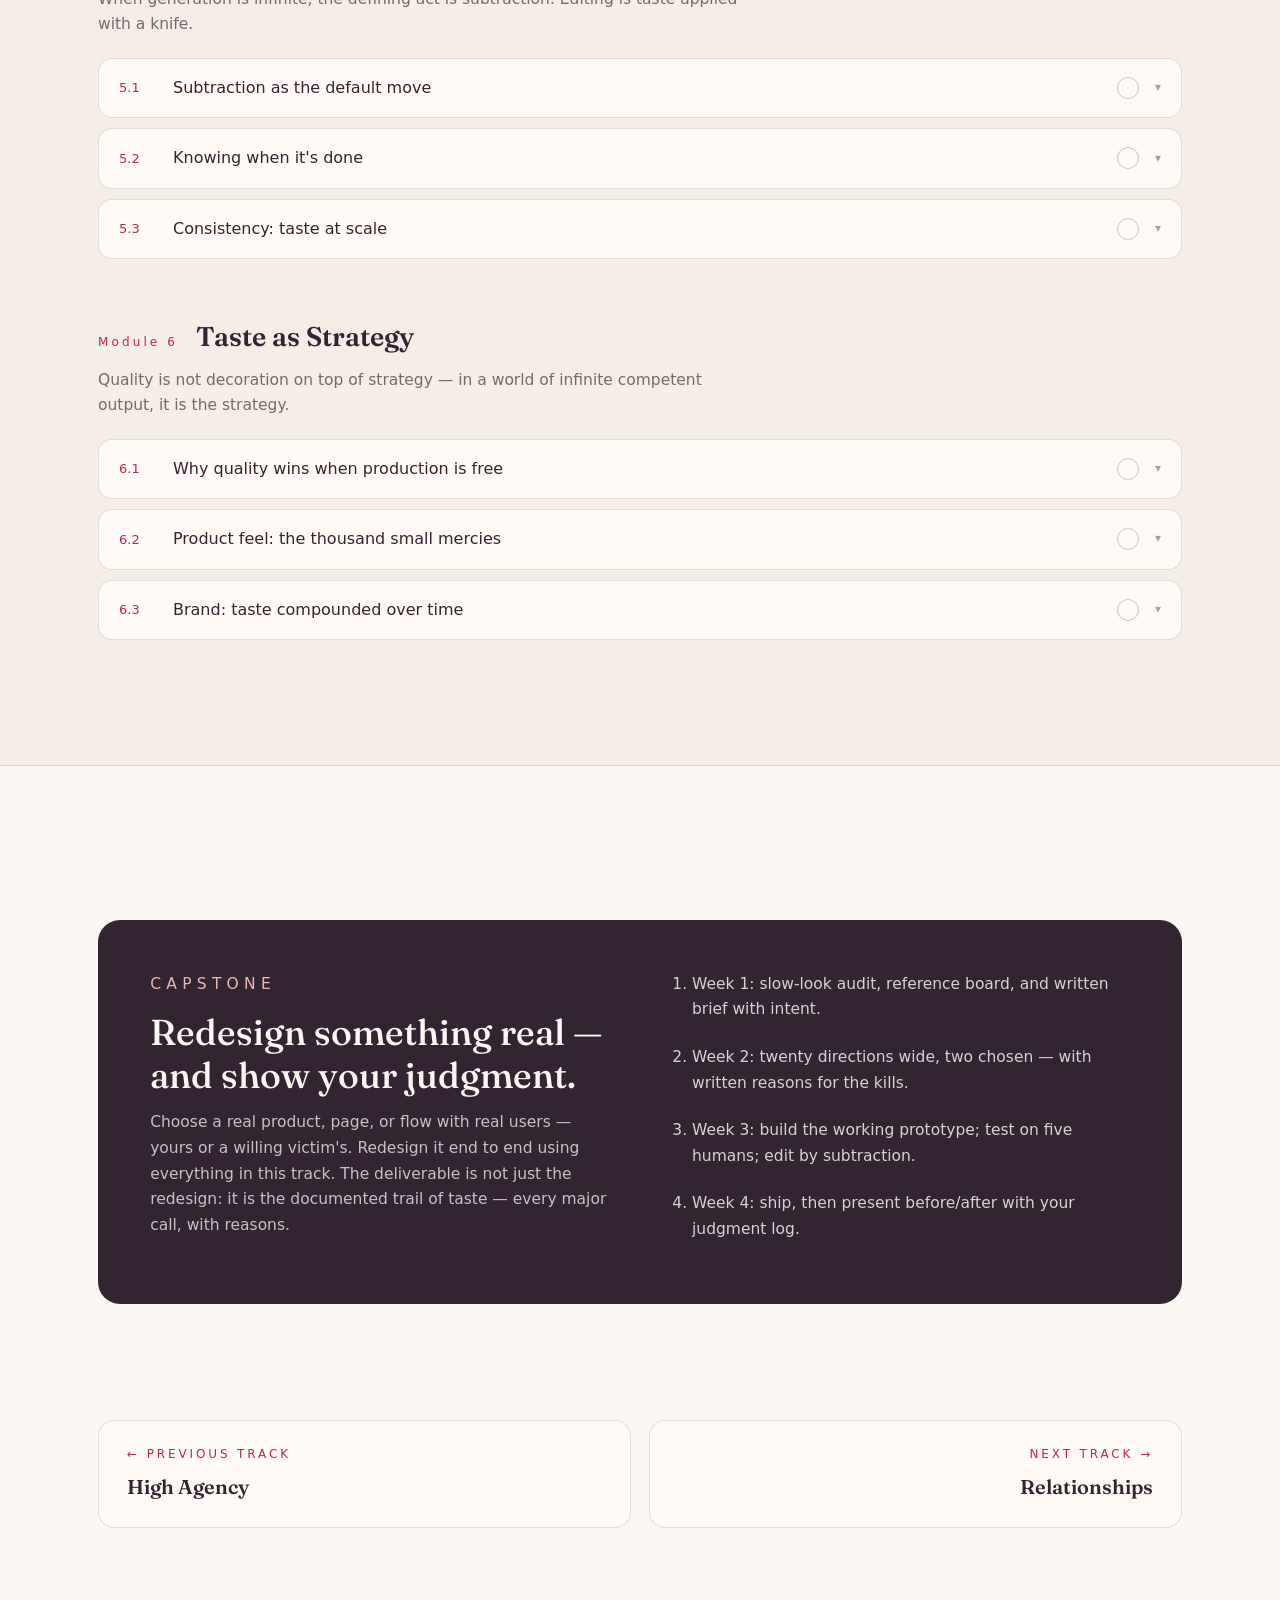
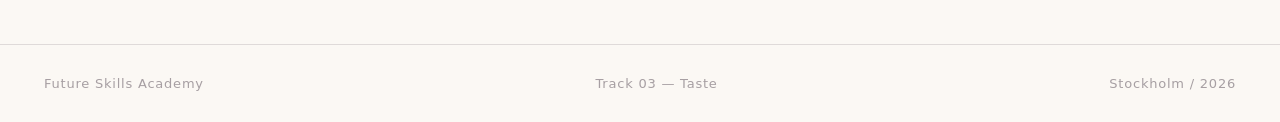
<file: tracks/taste.html>
<!doctype html>
<html lang="en">
  <head>
    <meta charset="utf-8" />
    <meta name="viewport" content="width=device-width, initial-scale=1" />
    <meta
      name="description"
      content="Taste — the Future Skills Academy design track: train your eye, learn the eternal rules of craft, and direct AI like a design lead."
    />
    <title>Taste — Future Skills Academy</title>
    <link rel="canonical" href="https://futureskillsacademy.ai/tracks/taste.html" />
    <meta property="og:type" content="website" />
    <meta property="og:site_name" content="Future Skills Academy" />
    <meta property="og:url" content="https://futureskillsacademy.ai/tracks/taste.html" />
    <meta property="og:title" content="Taste — Future Skills Academy" />
    <meta property="og:description" content="Taste — the Future Skills Academy design track: train your eye, learn the eternal rules of craft, and direct AI like a design lead." />
    <meta property="og:image" content="https://futureskillsacademy.ai/assets/og-image.png" />
    <meta property="og:image:width" content="1200" />
    <meta property="og:image:height" content="630" />
    <meta property="og:image:alt" content="Future Skills Academy — The skills that compound when AI does the rest." />
    <meta name="twitter:card" content="summary_large_image" />
    <meta name="twitter:title" content="Taste — Future Skills Academy" />
    <meta name="twitter:description" content="Taste — the Future Skills Academy design track: train your eye, learn the eternal rules of craft, and direct AI like a design lead." />
    <meta name="twitter:image" content="https://futureskillsacademy.ai/assets/og-image.png" />
    <link
      rel="icon"
      href="data:image/svg+xml,%3Csvg xmlns='http://www.w3.org/2000/svg' viewBox='0 0 64 64'%3E%3Crect width='64' height='64' rx='32' fill='%23322432'/%3E%3Cpath d='M17 42C30 17 48 14 50 18C40 22 33 31 28 46' fill='none' stroke='%23c23c56' stroke-width='7' stroke-linecap='round'/%3E%3C/svg%3E"
    />
    <link rel="preconnect" href="https://fonts.googleapis.com" />
    <link rel="preconnect" href="https://fonts.gstatic.com" crossorigin />
    <link
      href="https://fonts.googleapis.com/css2?family=Fraunces:ital,wght@0,400;0,500;0,600;1,400;1,500&display=swap"
      rel="stylesheet"
    />
    <link rel="stylesheet" href="../styles.css" />
  </head>
  <body>
    <header class="site-header" data-header>
      <a class="brand" href="https://futureskillsacademy.ai/">Future Skills <em>Academy</em></a>
      <nav class="site-nav" aria-label="Primary navigation">
        <a href="member-of-technical-staff.html">MTS</a>
        <a href="high-agency.html">High Agency</a>
        <a href="taste.html" aria-current="page">Taste</a>
        <a href="relationships.html">Relationships</a>
        <a href="communication.html">Communication</a>
        <a href="../videos.html">Videos</a>
        <a class="nav-cta" href="../for-companies.html">Train your team</a>
      </nav>
    </header>

    <main>
      <section class="track-hero">
        <div class="wrap">
          <p class="track-kicker">Track 03 · Design &amp; UX</p>
          <h1>Taste</h1>
          <p class="track-epigraph">
            “The machine can give you a thousand options in a minute. Taste is knowing, in one
            glance, which three are worth anything — and why.”
          </p>
          <div class="track-meta">
            <span><strong>6</strong> modules</span>
            <span><strong>18</strong> lessons</span>
            <span><strong>8</strong> weeks part-time</span>
            <span>Capstone: <strong>a documented redesign</strong></span>
          </div>
        </div>
      </section>

      <div class="track-progress">
        <div class="wrap">
          <span class="track-progress-label" data-progress-label>0 of 18 lessons complete</span>
          <div class="track-progress-bar" aria-hidden="true">
            <div class="track-progress-fill" data-progress-fill></div>
          </div>
        </div>
      </div>

      <section class="wrap">
        <div class="track-intro-grid">
          <div class="reveal">
            <h2>Why this track exists</h2>
            <p>
              Generation is free now. Anyone can produce a logo, a landing page, an interface, a
              film, a brand — in minutes. The result is a flood of competent mediocrity, and a
              widening premium on the one thing the generators cannot supply: the judgment to know
              what is actually good. That judgment has a name. It is taste, and it is trainable.
            </p>
            <p>
              This track trains it on three levels. The eye: deliberate exposure and critique until
              you can see what you currently only feel. The hand: the eternal rules of typography,
              space, color, and hierarchy that have governed good work for centuries. The role:
              directing AI tools the way a design lead directs a studio — with references, intent,
              and a quality bar that does not negotiate.
            </p>
            <p>
              It is built for designers who want to survive the flood, and for founders, engineers,
              and marketers who have become designers whether they intended to or not.
            </p>
          </div>
          <aside class="outcomes reveal">
            <h3>You will be able to</h3>
            <ul>
              <li>Articulate why something is good or bad — in precise, useful language</li>
              <li>Apply the eternal rules of typography, spacing, hierarchy, and color</li>
              <li>Direct AI design tools with references and intent, not slot-machine prompts</li>
              <li>Edit ruthlessly: cut, simplify, and know when a thing is done</li>
              <li>Build and hold a quality bar for a team or a product</li>
              <li>Turn taste into strategy: product feel and brand that compound</li>
            </ul>
          </aside>
        </div>
      </section>

      <section class="curriculum">
        <div class="wrap">
          <p class="section-note reveal">Curriculum</p>
          <h2 class="section-title reveal">Six modules, from eye to strategy.</h2>

          <div class="module reveal">
            <div class="module-head">
              <span class="module-no">Module 1</span>
              <h3>What Taste Is</h3>
            </div>
            <p class="module-summary">
              Taste is not preference and not talent. It is calibrated judgment about quality —
              built from exposure, articulated through language, and proven in choices.
            </p>

            <details class="lesson" id="taste-1-1" data-lesson="taste-1-1">
              <summary>
                <span class="lesson-no">1.1</span>
                <span class="lesson-title">Taste is judgment, not preference</span>
                <span class="lesson-state" aria-hidden="true">✓</span>
                <span class="lesson-chevron" aria-hidden="true">▾</span>
              </summary>
              <div class="lesson-body">
                <figure class="lesson-video" data-lesson-video="taste-1-1"><div class="video-frame" data-video="../assets/video/29-taste-is-judgment.mp4" data-slug="29-taste-is-judgment"><button class="video-play" type="button" aria-label="Play: Taste is judgment, not preference (52 seconds)"><img src="../assets/video/29-taste-is-judgment.jpg" alt="" loading="lazy" width="270" height="480" /><span class="video-play-icon" aria-hidden="true"></span><span class="video-dur">0:52</span></button></div><figcaption>Watch the idea and the practice in 52 seconds.</figcaption></figure>
                <p>
                  "I like it" is preference. "This works because the hierarchy guides your eye to
                  the one action that matters" is taste. The difference is that taste comes with
                  reasons — reasons grounded in what the thing is for, who it serves, and the
                  accumulated knowledge of what has worked on humans for centuries. Preference is
                  private and arbitrary; taste is arguable, teachable, and therefore valuable.
                </p>
                <p>
                  This reframing matters because it makes taste trainable. You cannot practice
                  having better feelings. You can absolutely practice connecting what you feel to
                  why — and that loop, run thousands of times, is the entire education.
                </p>
                <p class="practice">
                  <strong>Practice.</strong> Pick one product you love and one you find ugly. For
                  each, write five sentences of <em>reasons</em> — no "I like," no "it feels."
                  Every claim must reference something concrete on the screen.
                </p>
                <button class="mark-done" type="button">Mark complete</button>
              </div>
            </details>

            <details class="lesson" id="taste-1-2" data-lesson="taste-1-2">
              <summary>
                <span class="lesson-no">1.2</span>
                <span class="lesson-title">The gap, and why it is good news</span>
                <span class="lesson-state" aria-hidden="true">✓</span>
                <span class="lesson-chevron" aria-hidden="true">▾</span>
              </summary>
              <div class="lesson-body">
                <p>
                  Early in any craft there is a painful gap: your taste is good enough to know your
                  own work is not. Most people resolve the pain by lowering their taste. The ones
                  who get good resolve it with volume — making enough things that the hand catches
                  up to the eye. AI changes the economics of this completely: the volume that took a
                  decade now takes a season, because each attempt costs minutes instead of days.
                </p>
                <p>
                  The gap never fully closes; it moves up. That is what improvement feels like from
                  the inside — perpetual mild dissatisfaction. Calibrate to it. The person with no
                  gap left is not a master; they have just stopped seeing.
                </p>
                <p class="practice">
                  <strong>Practice.</strong> Make the same small artifact — a poster, a landing
                  hero, an app screen — ten times in one week with AI assistance. Rank all ten.
                  Write down what the top one has that the bottom one lacks.
                </p>
                <button class="mark-done" type="button">Mark complete</button>
              </div>
            </details>

            <details class="lesson" id="taste-1-3" data-lesson="taste-1-3">
              <summary>
                <span class="lesson-no">1.3</span>
                <span class="lesson-title">Exposure hours: feeding the eye</span>
                <span class="lesson-state" aria-hidden="true">✓</span>
                <span class="lesson-chevron" aria-hidden="true">▾</span>
              </summary>
              <div class="lesson-body">
                <p>
                  Your eye is a model, and it is trained on whatever you feed it. Feed it the
                  algorithmic mid-stream of whatever scrolls past, and your taste converges to the
                  average. Feed it deliberately — the best typography of the last century, the best
                  interfaces shipping today, architecture, film stills, museum paintings — and your
                  defaults quietly rise. Every person whose taste you admire has a private museum
                  in their head. They built it on purpose.
                </p>
                <p>
                  Collect actively, not passively: save what stops you, and write one line about
                  why it stopped you. The library matters less than the noticing.
                </p>
                <p class="practice">
                  <strong>Practice.</strong> Start a swipe file today. Add five excellent things
                  per week, each with one sentence on why it earns its place. Review the file
                  monthly and evict anything that no longer impresses you.
                </p>
                <button class="mark-done" type="button">Mark complete</button>
              </div>
            </details>
          </div>

          <div class="module reveal">
            <div class="module-head">
              <span class="module-no">Module 2</span>
              <h3>Seeing</h3>
            </div>
            <p class="module-summary">
              Before you can make good things, you must see what is actually there — not what you
              assume is there. Critique is the gym where seeing gets trained.
            </p>

            <details class="lesson" id="taste-2-1" data-lesson="taste-2-1">
              <summary>
                <span class="lesson-no">2.1</span>
                <span class="lesson-title">Noticing: the slow look</span>
                <span class="lesson-state" aria-hidden="true">✓</span>
                <span class="lesson-chevron" aria-hidden="true">▾</span>
              </summary>
              <div class="lesson-body">
                <figure class="lesson-video" data-lesson-video="taste-2-1"><div class="video-frame" data-video="../assets/video/30-noticing-the-slow-look.mp4" data-slug="30-noticing-the-slow-look"><button class="video-play" type="button" aria-label="Play: Noticing: the slow look (51 seconds)"><img src="../assets/video/30-noticing-the-slow-look.jpg" alt="" loading="lazy" width="270" height="480" /><span class="video-play-icon" aria-hidden="true"></span><span class="video-dur">0:51</span></button></div><figcaption>Watch the idea and the practice in 51 seconds.</figcaption></figure>
                <p>
                  Most looking is recognition — a tenth of a second of "landing page," and the mind
                  moves on. Seeing is slower: where does the eye land first, and was that chosen?
                  What is aligned to what? How many font sizes are in play, and do the differences
                  mean anything? Why does this corner feel crowded? Designers are not people with
                  magic eyes; they are people who have practiced looking at one thing for ten
                  minutes without getting bored.
                </p>
                <p>
                  The slow look is also your quality-control instrument for AI output, which is
                  engineered to survive the fast look. Plausible at a glance, sloppy under
                  attention — that is the signature of generated mediocrity.
                </p>
                <p class="practice">
                  <strong>Practice.</strong> Choose one screen you use daily and look at it for ten
                  full minutes. Write down twenty observations — things that are actually there,
                  not judgments. The last five will be the interesting ones.
                </p>
                <button class="mark-done" type="button">Mark complete</button>
              </div>
            </details>

            <details class="lesson" id="taste-2-2" data-lesson="taste-2-2">
              <summary>
                <span class="lesson-no">2.2</span>
                <span class="lesson-title">The language of critique</span>
                <span class="lesson-state" aria-hidden="true">✓</span>
                <span class="lesson-chevron" aria-hidden="true">▾</span>
              </summary>
              <div class="lesson-body">
                <figure class="lesson-video" data-lesson-video="taste-2-2"><div class="video-frame" data-video="../assets/video/15-the-language-of-critique.mp4" data-slug="15-the-language-of-critique"><button class="video-play" type="button" aria-label="Play: The language of critique (49 seconds)"><img src="../assets/video/15-the-language-of-critique.jpg" alt="" loading="lazy" width="270" height="480" /><span class="video-play-icon" aria-hidden="true"></span><span class="video-dur">0:49</span></button></div><figcaption>Watch the idea and the practice in 49 seconds.</figcaption></figure>
                <p>
                  Critique has a grammar: start from intent ("what is this trying to do?"), judge
                  against the intent rather than your preferences, be specific enough that the maker
                  knows what to change, and separate the work from the person. "Make it pop" is not
                  critique; "the primary action competes with three other elements of equal weight"
                  is. Learning this language does double duty in 2026 — it is exactly the language
                  that steers AI tools, which respond to precision and shrug at vibes.
                </p>
                <p>
                  Receiving critique is the same skill mirrored: extract the observation from the
                  delivery, thank the observer, and decide separately what to act on. Defensiveness
                  is the tax that stops people from giving you the good stuff.
                </p>
                <p class="practice">
                  <strong>Practice.</strong> Critique one piece of work this week — a colleague's, a
                  famous product's, your own — using the grammar: intent, what serves it, what
                  fights it, one concrete suggestion. Four sentences minimum, zero adjectives of
                  pure preference.
                </p>
                <button class="mark-done" type="button">Mark complete</button>
              </div>
            </details>

            <details class="lesson" id="taste-2-3" data-lesson="taste-2-3">
              <summary>
                <span class="lesson-no">2.3</span>
                <span class="lesson-title">References: stealing like a professional</span>
                <span class="lesson-state" aria-hidden="true">✓</span>
                <span class="lesson-chevron" aria-hidden="true">▾</span>
              </summary>
              <div class="lesson-body">
                <p>
                  Original-from-nothing is a myth amateurs believe and professionals have abandoned.
                  Real work starts from references: three or four existing things that each solve
                  part of your problem, studied closely enough to understand <em>why</em> they work,
                  then recombined for your specific context. The theft is in copying the surface;
                  the craft is in extracting the principle. This is also the single highest-leverage
                  way to direct AI tools — a reference communicates a hundred decisions that a
                  paragraph of prompt cannot.
                </p>
                <p>
                  Build the habit of asking, before any project: who has solved a problem shaped
                  like this one, brilliantly, possibly in a completely different field?
                </p>
                <p class="practice">
                  <strong>Practice.</strong> For your current project, assemble a reference board of
                  four works. Annotate each: the principle it demonstrates and the part of your
                  problem it informs. Use the board to brief an AI tool and compare against your
                  unbriefed result.
                </p>
                <button class="mark-done" type="button">Mark complete</button>
              </div>
            </details>
          </div>

          <div class="module reveal">
            <div class="module-head">
              <span class="module-no">Module 3</span>
              <h3>Craft Fundamentals</h3>
            </div>
            <p class="module-summary">
              The rules that governed Roman inscriptions govern your app screen. Typography, space,
              and color — the eternal mechanics of how things read and feel.
            </p>

            <details class="lesson" id="taste-3-1" data-lesson="taste-3-1">
              <summary>
                <span class="lesson-no">3.1</span>
                <span class="lesson-title">Typography and hierarchy</span>
                <span class="lesson-state" aria-hidden="true">✓</span>
                <span class="lesson-chevron" aria-hidden="true">▾</span>
              </summary>
              <div class="lesson-body">
                <p>
                  Most design is typography, and most typography is hierarchy: making the order of
                  importance visible so the reader never has to work out where to look. The core
                  moves are few — size, weight, spacing, and restraint. One or two typefaces. A
                  deliberate scale instead of improvised sizes. Real differences instead of timid
                  ones: if two levels differ, make them obviously differ. Line lengths a human can
                  scan, line heights that let text breathe.
                </p>
                <p>
                  Test any layout by squinting: the structure that survives blur is the structure
                  the user actually perceives. If everything is equally loud, you have said nothing.
                </p>
                <p class="practice">
                  <strong>Practice.</strong> Take a real page of yours and rebuild it using only one
                  typeface, three sizes, and two weights. No color, no boxes. Make the hierarchy
                  carry everything. Compare with the original — honestly.
                </p>
                <button class="mark-done" type="button">Mark complete</button>
              </div>
            </details>

            <details class="lesson" id="taste-3-2" data-lesson="taste-3-2">
              <summary>
                <span class="lesson-no">3.2</span>
                <span class="lesson-title">Space is a material</span>
                <span class="lesson-state" aria-hidden="true">✓</span>
                <span class="lesson-chevron" aria-hidden="true">▾</span>
              </summary>
              <div class="lesson-body">
                <figure class="lesson-video" data-lesson-video="taste-3-2"><div class="video-frame" data-video="../assets/video/31-space-is-a-material.mp4" data-slug="31-space-is-a-material"><button class="video-play" type="button" aria-label="Play: Space is a material (56 seconds)"><img src="../assets/video/31-space-is-a-material.jpg" alt="" loading="lazy" width="270" height="480" /><span class="video-play-icon" aria-hidden="true"></span><span class="video-dur">0:56</span></button></div><figcaption>Watch the idea and the practice in 56 seconds.</figcaption></figure>
                <p>
                  Amateurs treat empty space as waste to be filled; professionals treat it as the
                  most expressive material they have. Space is how you group without boxes, separate
                  without lines, and confer importance without size. The working rules: related
                  things sit close, unrelated things sit measurably farther apart, and the spacing
                  system repeats — the same handful of gaps everywhere, never a new value invented
                  on the spot. Rhythm comes from that repetition, calm comes from rhythm.
                </p>
                <p>
                  Generosity reads as confidence. Cramped layouts whisper that nobody decided what
                  mattered, so everything was kept. The hard part of whitespace was never aesthetic;
                  it is the decision about what to cut.
                </p>
                <p class="practice">
                  <strong>Practice.</strong> Audit one of your layouts and list every distinct
                  spacing value in it. Reduce the list to four values on a consistent scale and
                  rebuild. Watch what the discipline does to the feeling of the page.
                </p>
                <button class="mark-done" type="button">Mark complete</button>
              </div>
            </details>

            <details class="lesson" id="taste-3-3" data-lesson="taste-3-3">
              <summary>
                <span class="lesson-no">3.3</span>
                <span class="lesson-title">Color and feeling</span>
                <span class="lesson-state" aria-hidden="true">✓</span>
                <span class="lesson-chevron" aria-hidden="true">▾</span>
              </summary>
              <div class="lesson-body">
                <p>
                  Color is the fastest channel to emotion and the easiest place to lose control.
                  The professional defaults are unglamorous: mostly neutrals, one color that means
                  something (action, brand, attention), used so consistently that its appearance is
                  information. Saturation is volume — a page where every element shouts in full
                  saturation says nothing, loudly. And contrast is not a stylistic preference; it is
                  whether people can read your work at all, in sunlight, with aging eyes.
                </p>
                <p>
                  Steal palettes from the physical world — paintings, landscapes, old book covers —
                  rather than from color pickers. Nature's combinations come pre-balanced in ways
                  hex-code roulette never is.
                </p>
                <p class="practice">
                  <strong>Practice.</strong> Reduce a screen of yours to neutrals plus exactly one
                  accent color, applied only where you want the eye to go. Run the contrast checks.
                  Note what the constraint clarified.
                </p>
                <button class="mark-done" type="button">Mark complete</button>
              </div>
            </details>
          </div>

          <div class="module reveal">
            <div class="module-head">
              <span class="module-no">Module 4</span>
              <h3>Designing with AI</h3>
            </div>
            <p class="module-summary">
              The tools generate; you direct. This module turns AI from a slot machine into a
              studio that executes your intent.
            </p>

            <details class="lesson" id="taste-4-1" data-lesson="taste-4-1">
              <summary>
                <span class="lesson-no">4.1</span>
                <span class="lesson-title">Generate wide, choose narrow</span>
                <span class="lesson-state" aria-hidden="true">✓</span>
                <span class="lesson-chevron" aria-hidden="true">▾</span>
              </summary>
              <div class="lesson-body">
                <figure class="lesson-video" data-lesson-video="taste-4-1"><div class="video-frame" data-video="../assets/video/05-generate-wide-choose-narrow.mp4" data-slug="05-generate-wide-choose-narrow" data-yt="zjdFPYnvirk"><button class="video-play" type="button" aria-label="Play: Generate wide, choose narrow (45 seconds)"><img src="../assets/video/05-generate-wide-choose-narrow.jpg" alt="" loading="lazy" width="270" height="480" /><span class="video-play-icon" aria-hidden="true"></span><span class="video-dur">0:45</span></button></div><figcaption>Watch the idea and the practice in 45 seconds.</figcaption></figure>
                <p>
                  The AI-native design loop inverts the old economics: exploration is free, so
                  explore properly. Generate twenty genuinely different directions before lunch —
                  different structures and different moods, not twenty variants of one idea. Then
                  switch roles completely: from generator to curator. Kill eighteen without mercy,
                  and push the surviving two through another wide round. Divergence, then ruthless
                  convergence, repeated.
                </p>
                <p>
                  The failure mode is settling for the first competent option — and AI's first
                  option is always competent. Competent is the new baseline, which means competent
                  is the new invisible.
                </p>
                <p class="practice">
                  <strong>Practice.</strong> For one real design task, force twenty meaningfully
                  distinct AI-generated directions. Select two, articulate in writing why those two,
                  and iterate only on them. Compare the result to your usual first-idea workflow.
                </p>
                <button class="mark-done" type="button">Mark complete</button>
              </div>
            </details>

            <details class="lesson" id="taste-4-2" data-lesson="taste-4-2">
              <summary>
                <span class="lesson-no">4.2</span>
                <span class="lesson-title">Directing, not prompting</span>
                <span class="lesson-state" aria-hidden="true">✓</span>
                <span class="lesson-chevron" aria-hidden="true">▾</span>
              </summary>
              <div class="lesson-body">
                <figure class="lesson-video" data-lesson-video="taste-4-2"><div class="video-frame" data-video="../assets/video/16-directing-not-prompting.mp4" data-slug="16-directing-not-prompting"><button class="video-play" type="button" aria-label="Play: Directing, not prompting (52 seconds)"><img src="../assets/video/16-directing-not-prompting.jpg" alt="" loading="lazy" width="270" height="480" /><span class="video-play-icon" aria-hidden="true"></span><span class="video-dur">0:52</span></button></div><figcaption>Watch the idea and the practice in 52 seconds.</figcaption></figure>
                <p>
                  Prompting asks the machine to guess your taste; directing supplies it. The
                  difference is a creative brief — the same instrument design leads have used on
                  studios for a century: who this is for, what one feeling it must produce, three
                  reference works with the principle each contributes, and the things that are
                  absolutely off the table. With that brief, AI tools become a remarkably good
                  studio. Without it, they return the statistical average of everything, which is
                  precisely what mediocrity is.
                </p>
                <p>
                  Critique the output in the language of Module 2 and feed the critique back. The
                  tools take direction better than most juniors — but only from someone who can
                  give it.
                </p>
                <p class="practice">
                  <strong>Practice.</strong> Write a one-page brief for a real task: audience, the
                  single feeling, three annotated references, the forbidden list. Run it through
                  your AI tool of choice. Then run the same task with your old two-line prompt and
                  put the results side by side.
                </p>
                <button class="mark-done" type="button">Mark complete</button>
              </div>
            </details>

            <details class="lesson" id="taste-4-3" data-lesson="taste-4-3">
              <summary>
                <span class="lesson-no">4.3</span>
                <span class="lesson-title">Prototype at machine speed, test on humans</span>
                <span class="lesson-state" aria-hidden="true">✓</span>
                <span class="lesson-chevron" aria-hidden="true">▾</span>
              </summary>
              <div class="lesson-body">
                <p>
                  Taste tells you which direction is promising; only contact with reality tells you
                  if it works. AI collapsed the cost of finding out — a clickable, working prototype
                  in an afternoon — which removes the last excuse for debating mockups in meetings.
                  Put the real thing in five users' hands and watch. Where they hesitate is your
                  hierarchy failing. What they don't notice is your emphasis failing. What they
                  ask about is your copy failing.
                </p>
                <p>
                  Taste plus testing is the complete loop: judgment proposes, reality disposes, and
                  every cycle sharpens the judgment for the next proposal. Designers who skip the
                  second half are decorating; designers who skip the first half are flailing.
                </p>
                <p class="practice">
                  <strong>Practice.</strong> Build a working prototype of a current idea in one day
                  using AI tools. Watch five real people use it — silently. Write down the three
                  places reality disagreed with your taste, and what that teaches your eye.
                </p>
                <button class="mark-done" type="button">Mark complete</button>
              </div>
            </details>
          </div>

          <div class="module reveal">
            <div class="module-head">
              <span class="module-no">Module 5</span>
              <h3>Editing</h3>
            </div>
            <p class="module-summary">
              When generation is infinite, the defining act is subtraction. Editing is taste
              applied with a knife.
            </p>

            <details class="lesson" id="taste-5-1" data-lesson="taste-5-1">
              <summary>
                <span class="lesson-no">5.1</span>
                <span class="lesson-title">Subtraction as the default move</span>
                <span class="lesson-state" aria-hidden="true">✓</span>
                <span class="lesson-chevron" aria-hidden="true">▾</span>
              </summary>
              <div class="lesson-body">
                <figure class="lesson-video" data-lesson-video="taste-5-1"><div class="video-frame" data-video="../assets/video/06-subtraction-by-default.mp4" data-slug="06-subtraction-by-default" data-yt="EamMd38BPCM"><button class="video-play" type="button" aria-label="Play: Subtraction as the default move (44 seconds)"><img src="../assets/video/06-subtraction-by-default.jpg" alt="" loading="lazy" width="270" height="480" /><span class="video-play-icon" aria-hidden="true"></span><span class="video-dur">0:44</span></button></div><figcaption>Watch the idea and the practice in 44 seconds.</figcaption></figure>
                <p>
                  Almost everything is improved by removal: the third typeface, the second metaphor,
                  the feature nobody asked for, the section that exists because someone senior wrote
                  it. Addition feels like progress and subtraction feels like loss, which is exactly
                  why disciplined removal is rare enough to be a signature. The question that powers
                  it: "if this element vanished, would anyone's experience get worse?" Be honest,
                  and most elements fail it.
                </p>
                <p>
                  AI makes this discipline urgent — generated work trends toward more: more words,
                  more effects, more sections, more everything. The human contribution, increasingly,
                  is deciding what does not survive.
                </p>
                <p class="practice">
                  <strong>Practice.</strong> Take a finished piece of your work and remove 30% —
                  of the words, elements, or features — without losing anything essential. If you
                  can't find 30%, you are not looking; ask an AI to argue for each cut, then judge.
                </p>
                <button class="mark-done" type="button">Mark complete</button>
              </div>
            </details>

            <details class="lesson" id="taste-5-2" data-lesson="taste-5-2">
              <summary>
                <span class="lesson-no">5.2</span>
                <span class="lesson-title">Knowing when it's done</span>
                <span class="lesson-state" aria-hidden="true">✓</span>
                <span class="lesson-chevron" aria-hidden="true">▾</span>
              </summary>
              <div class="lesson-body">
                <figure class="lesson-video" data-lesson-video="taste-5-2"><div class="video-frame" data-video="../assets/video/32-knowing-when-its-done.mp4" data-slug="32-knowing-when-its-done"><button class="video-play" type="button" aria-label="Play: Knowing when it&#x27;s done (52 seconds)"><img src="../assets/video/32-knowing-when-its-done.jpg" alt="" loading="lazy" width="270" height="480" /><span class="video-play-icon" aria-hidden="true"></span><span class="video-dur">0:52</span></button></div><figcaption>Watch the idea and the practice in 52 seconds.</figcaption></figure>
                <p>
                  "Done" is a taste judgment, and both of its failure modes are expensive. Shipping
                  early leaves the rough edge every user feels and nobody reports. Polishing forever
                  hides fear of judgment behind craftsmanship. The professional's test: the work is
                  done when remaining changes are preferences rather than improvements — when you
                  are no longer fixing, just rearranging. That moment is feelable, but only if you
                  pause and ask.
                </p>
                <p>
                  A practical ritual: before shipping, one full pass through the work as a stranger
                  — fresh eyes, real device, no creator's autopilot. Fix what genuinely snags.
                  Ignore what is merely different from how you'd do it today. Ship.
                </p>
                <p class="practice">
                  <strong>Practice.</strong> On your next piece of work, write the definition of
                  done <em>before</em> you start: the three things it must achieve. When they're
                  met, do one stranger's pass and ship — even though you can see five more tweaks.
                  Especially because you can.
                </p>
                <button class="mark-done" type="button">Mark complete</button>
              </div>
            </details>

            <details class="lesson" id="taste-5-3" data-lesson="taste-5-3">
              <summary>
                <span class="lesson-no">5.3</span>
                <span class="lesson-title">Consistency: taste at scale</span>
                <span class="lesson-state" aria-hidden="true">✓</span>
                <span class="lesson-chevron" aria-hidden="true">▾</span>
              </summary>
              <div class="lesson-body">
                <p>
                  One beautiful screen is taste; a hundred coherent screens is a system. Design
                  systems — the named colors, the spacing scale, the component library, the voice
                  guidelines — are how quality survives contact with deadlines, teammates, and
                  machine generation. Every decision encoded in the system is a decision nobody
                  re-makes badly at midnight. This matters double with AI in the pipeline: a tool
                  briefed with your system produces your product; a tool without one produces
                  generic output wearing your logo.
                </p>
                <p>
                  Systems are edited, not just built. The discipline is refusing additions — every
                  new component, color, or pattern must justify why an existing one cannot serve.
                </p>
                <p class="practice">
                  <strong>Practice.</strong> Write the one-page version of your design system:
                  typefaces, type scale, spacing values, colors with their meanings, and five rules
                  of voice. Brief an AI tool with it and generate a new screen. Score the
                  consistency against your real product.
                </p>
                <button class="mark-done" type="button">Mark complete</button>
              </div>
            </details>
          </div>

          <div class="module reveal">
            <div class="module-head">
              <span class="module-no">Module 6</span>
              <h3>Taste as Strategy</h3>
            </div>
            <p class="module-summary">
              Quality is not decoration on top of strategy — in a world of infinite competent
              output, it is the strategy.
            </p>

            <details class="lesson" id="taste-6-1" data-lesson="taste-6-1">
              <summary>
                <span class="lesson-no">6.1</span>
                <span class="lesson-title">Why quality wins when production is free</span>
                <span class="lesson-state" aria-hidden="true">✓</span>
                <span class="lesson-chevron" aria-hidden="true">▾</span>
              </summary>
              <div class="lesson-body">
                <p>
                  When everyone can produce competent work instantly, competent work is worth
                  nothing — the price of any abundant commodity. Attention, meanwhile, stays as
                  scarce as ever. The economic consequence is brutal and wonderful: the premium on
                  the top 1% of quality goes up as the cost of the bottom 99% goes to zero. Markets
                  where production gets cheap don't level out; they polarize into a vast gray sea
                  and a few things people actually love.
                </p>
                <p>
                  This is why taste is a 2026 career strategy, not an aesthetic indulgence. The sea
                  is machine-made. Being reliably on the right side of the polarization is the part
                  machines cannot do alone — they average; you must choose.
                </p>
                <p class="practice">
                  <strong>Practice.</strong> In your own market, name the gray sea (what does
                  baseline AI-generated competence look like?) and the three products that float
                  above it. For each of the three, identify the specific quality decisions that lift
                  it. Those decisions are your map.
                </p>
                <button class="mark-done" type="button">Mark complete</button>
              </div>
            </details>

            <details class="lesson" id="taste-6-2" data-lesson="taste-6-2">
              <summary>
                <span class="lesson-no">6.2</span>
                <span class="lesson-title">Product feel: the thousand small mercies</span>
                <span class="lesson-state" aria-hidden="true">✓</span>
                <span class="lesson-chevron" aria-hidden="true">▾</span>
              </summary>
              <div class="lesson-body">
                <p>
                  "Feel" is what users call the accumulation of decisions too small to list: the
                  interface responds instantly, the error message says what to actually do, the
                  empty state teaches instead of apologizing, the animation confirms rather than
                  performs. No single one matters. Together they are the difference between software
                  people use and software people recommend. Feel cannot be added in a polish sprint
                  — it is a standard applied to ten thousand small calls as they happen.
                </p>
                <p>
                  This is taste's operational form: not the big redesign, but the daily refusal to
                  ship the small wrongness. Teams have the feel their leader's tolerance allows.
                </p>
                <p class="practice">
                  <strong>Practice.</strong> Spend thirty minutes in your product hunting only small
                  wrongnesses: the misaligned row, the jargon error, the 800ms pause. List fifteen.
                  Fix five this week — with AI doing the labor, there is no excuse left.
                </p>
                <button class="mark-done" type="button">Mark complete</button>
              </div>
            </details>

            <details class="lesson" id="taste-6-3" data-lesson="taste-6-3">
              <summary>
                <span class="lesson-no">6.3</span>
                <span class="lesson-title">Brand: taste compounded over time</span>
                <span class="lesson-state" aria-hidden="true">✓</span>
                <span class="lesson-chevron" aria-hidden="true">▾</span>
              </summary>
              <div class="lesson-body">
                <p>
                  A brand is not a logo; it is the sum of every choice a company has made, as
                  perceived by people deciding whether to trust it. Consistent taste, applied for
                  years, compounds into the most defensible asset in an AI economy — because it is
                  the one thing that cannot be generated on demand. A competitor can clone your
                  features in a weekend and your visual style in an afternoon. They cannot clone a
                  decade of choices that all pointed the same direction.
                </p>
                <p>
                  The practical discipline: know what your brand refuses. Aesthetic positions are
                  defined by their exclusions — the colors you'll never use, the tone you'll never
                  take, the dark pattern you'll never ship. What you refuse is what people learn to
                  trust.
                </p>
                <p class="practice">
                  <strong>Practice.</strong> Write your brand's refusal list — ten things it will
                  never do, visual and behavioral. Test it against your last month of output. Every
                  violation you find is either a mistake to fix or evidence the list is aspirational
                  fiction; decide which.
                </p>
                <button class="mark-done" type="button">Mark complete</button>
              </div>
            </details>
          </div>
        </div>
      </section>

      <section class="wrap">
        <div class="capstone-panel reveal">
          <div>
            <p class="section-note">Capstone</p>
            <h2>Redesign something real — and show your judgment.</h2>
            <p>
              Choose a real product, page, or flow with real users — yours or a willing victim's.
              Redesign it end to end using everything in this track. The deliverable is not just the
              redesign: it is the documented trail of taste — every major call, with reasons.
            </p>
          </div>
          <ol>
            <li>Week 1: slow-look audit, reference board, and written brief with intent.</li>
            <li>Week 2: twenty directions wide, two chosen — with written reasons for the kills.</li>
            <li>Week 3: build the working prototype; test on five humans; edit by subtraction.</li>
            <li>Week 4: ship, then present before/after with your judgment log.</li>
          </ol>
        </div>
      </section>

      <section class="wrap" style="padding-top: 0">
        <nav class="track-nav" aria-label="Track navigation">
          <a href="high-agency.html">
            <span>← Previous track</span>
            <strong>High Agency</strong>
          </a>
          <a class="next" href="relationships.html">
            <span>Next track →</span>
            <strong>Relationships</strong>
          </a>
        </nav>
      </section>
    </main>

    <footer>
      <span>Future Skills Academy</span>
      <span>Track 03 — Taste</span>
      <span>Stockholm / 2026</span>
    </footer>

    <script data-goatcounter="https://futureskillsacademy.goatcounter.com/count" async src="https://gc.zgo.at/count.js"></script>
    <script src="../script.js"></script>
  </body>
</html>
</file>
<file: styles.css>
/* Future Skills Academy — platform design system */

:root {
  --bone: #fbf8f4;
  --rice: #f4eee7;
  --paper: #fffaf6;
  --plum: #332432;
  --plum-soft: rgba(51, 36, 50, 0.66);
  --plum-faint: rgba(51, 36, 50, 0.42);
  --carmine: #bd2848;
  --carmine-deep: #9c1f3b;
  --rose: #c96a70;
  --blush: #e8b7ad;
  --mist: #f2dcd4;
  --line: rgba(51, 36, 50, 0.14);
  --line-strong: rgba(51, 36, 50, 0.26);
  --max: 1180px;
  --header: 72px;
  --serif: "Fraunces", "Iowan Old Style", Georgia, "Times New Roman", serif;
  --sans: "Helvetica Neue", Inter, ui-sans-serif, system-ui, -apple-system, "Segoe UI", sans-serif;
}

* {
  box-sizing: border-box;
}

html {
  scroll-behavior: smooth;
  scroll-padding-top: calc(var(--header) + 16px);
}

body {
  min-width: 320px;
  margin: 0;
  overflow-x: hidden;
  background: var(--bone);
  color: var(--plum);
  font-family: var(--sans);
  font-size: 17px;
  line-height: 1.65;
  text-rendering: optimizeLegibility;
  -webkit-font-smoothing: antialiased;
}

a {
  color: inherit;
  text-decoration: none;
}

::selection {
  background: var(--blush);
  color: var(--plum);
}

img {
  max-width: 100%;
  height: auto;
}

.sr-only {
  position: absolute;
  width: 1px;
  height: 1px;
  margin: -1px;
  overflow: hidden;
  clip: rect(0 0 0 0);
  white-space: nowrap;
}

.wrap {
  max-width: var(--max);
  margin: 0 auto;
  padding-left: clamp(20px, 5vw, 48px);
  padding-right: clamp(20px, 5vw, 48px);
}

/* ---------- header ---------- */

.site-header {
  position: fixed;
  z-index: 40;
  top: 0;
  right: 0;
  left: 0;
  display: flex;
  min-height: var(--header);
  align-items: center;
  justify-content: space-between;
  padding: 0 clamp(20px, 4vw, 44px);
  border-bottom: 1px solid transparent;
  background: rgba(251, 248, 244, 0.86);
  backdrop-filter: blur(12px);
  -webkit-backdrop-filter: blur(12px);
  transition: border-color 0.3s ease;
}

.site-header.is-scrolled {
  border-bottom-color: var(--line);
}

.brand {
  display: flex;
  align-items: baseline;
  gap: 10px;
  font-family: var(--serif);
  font-size: 19px;
  letter-spacing: 0.04em;
}

.brand em {
  font-style: normal;
  font-family: var(--sans);
  font-size: 11px;
  text-transform: uppercase;
  letter-spacing: 0.32em;
  color: var(--carmine);
}

.site-nav {
  display: flex;
  align-items: center;
  gap: clamp(14px, 2.4vw, 30px);
  font-size: 13.5px;
  letter-spacing: 0.06em;
}

.site-nav a {
  color: var(--plum-soft);
  transition: color 0.2s ease;
}

.site-nav a:hover,
.site-nav a[aria-current="page"] {
  color: var(--carmine);
}

.nav-cta {
  padding: 9px 18px;
  border: 1px solid var(--line-strong);
  border-radius: 999px;
  color: var(--plum) !important;
  transition: border-color 0.2s ease, background 0.2s ease;
}

.nav-cta:hover {
  border-color: var(--carmine);
  background: var(--mist);
}

/* ---------- landing hero ---------- */

.hero {
  display: grid;
  min-height: min(calc(100svh - var(--header)), 880px);
  align-content: center;
  gap: 28px;
  padding-top: calc(var(--header) + clamp(40px, 8vh, 90px));
  padding-bottom: clamp(48px, 8vh, 100px);
  text-align: center;
}

.hero-logo {
  width: min(290px, 60vw);
  margin: 0 auto;
}

.hero h1 {
  margin: 0 auto;
  max-width: 17ch;
  font-family: var(--serif);
  font-size: clamp(34px, 5.4vw, 64px);
  font-weight: 500;
  line-height: 1.12;
  letter-spacing: -0.01em;
}

.hero h1 .accent {
  color: var(--carmine);
  font-style: italic;
}

.hero-lede {
  margin: 0 auto;
  max-width: 56ch;
  color: var(--plum-soft);
  font-size: clamp(16px, 1.7vw, 19px);
}

.hero-actions {
  display: flex;
  flex-wrap: wrap;
  justify-content: center;
  gap: 14px;
}

.btn {
  display: inline-block;
  padding: 13px 28px;
  border-radius: 999px;
  border: 1px solid var(--carmine);
  background: var(--carmine);
  color: var(--paper);
  font-size: 14.5px;
  letter-spacing: 0.05em;
  transition: background 0.2s ease, border-color 0.2s ease, transform 0.2s ease;
}

.btn:hover {
  background: var(--carmine-deep);
  border-color: var(--carmine-deep);
  transform: translateY(-1px);
}

.btn.ghost {
  background: transparent;
  color: var(--plum);
  border-color: var(--line-strong);
}

.btn.ghost:hover {
  background: var(--mist);
  border-color: var(--carmine);
}

/* ---------- section scaffolding ---------- */

section {
  padding: clamp(88px, 12vw, 160px) 0 clamp(64px, 9vw, 120px);
}

.section-note {
  margin: 0 0 22px;
  font-size: 12px;
  text-transform: uppercase;
  letter-spacing: 0.34em;
  color: var(--carmine);
}

.section-title {
  margin: 0 0 18px;
  max-width: 24ch;
  font-family: var(--serif);
  font-size: clamp(27px, 3.6vw, 44px);
  font-weight: 500;
  line-height: 1.16;
}

.section-lede {
  margin: 0 0 8px;
  max-width: 62ch;
  color: var(--plum-soft);
  font-size: clamp(16px, 1.6vw, 18px);
}

.rule {
  border: 0;
  border-top: 1px solid var(--line);
  margin: 0;
}

/* ---------- thesis ---------- */

.thesis blockquote {
  margin: 0;
  max-width: 30ch;
  font-family: var(--serif);
  font-size: clamp(26px, 3.6vw, 44px);
  font-weight: 500;
  line-height: 1.22;
}

.thesis blockquote .accent {
  color: var(--carmine);
  font-style: italic;
}

.thesis-grid {
  display: grid;
  grid-template-columns: 1.1fr 0.9fr;
  gap: clamp(32px, 6vw, 90px);
  align-items: start;
}

.thesis-points {
  display: grid;
  gap: 26px;
  margin: 0;
  padding: 0;
  list-style: none;
}

.thesis-points li {
  padding-left: 22px;
  border-left: 2px solid var(--blush);
}

.thesis-points strong {
  display: block;
  margin-bottom: 4px;
  font-family: var(--serif);
  font-size: 19px;
  font-weight: 600;
}

.thesis-points p {
  margin: 0;
  color: var(--plum-soft);
  font-size: 15.5px;
}

/* ---------- pillars ---------- */

.pillars {
  background: var(--rice);
  border-top: 1px solid var(--line);
  border-bottom: 1px solid var(--line);
}

.pillar-grid {
  display: grid;
  grid-template-columns: repeat(2, 1fr);
  gap: 22px;
  margin-top: clamp(28px, 4vw, 48px);
}

/* odd final card (e.g. the fifth track) takes the full row */
.pillar-grid .pillar:last-child:nth-child(odd) {
  grid-column: 1 / -1;
}

.pillar {
  position: relative;
  display: flex;
  flex-direction: column;
  gap: 12px;
  padding: clamp(24px, 3vw, 38px);
  border: 1px solid var(--line);
  border-radius: 18px;
  background: var(--paper);
  transition: transform 0.25s ease, box-shadow 0.25s ease, border-color 0.25s ease;
}

.pillar:hover {
  transform: translateY(-4px);
  border-color: rgba(189, 40, 72, 0.4);
  box-shadow: 0 18px 40px rgba(51, 36, 50, 0.08);
}

.pillar-no {
  display: flex;
  align-items: center;
  justify-content: space-between;
  font-size: 12px;
  letter-spacing: 0.28em;
  color: var(--carmine);
}

.pillar h3 {
  margin: 0;
  font-family: var(--serif);
  font-size: clamp(22px, 2.4vw, 28px);
  font-weight: 600;
  line-height: 1.2;
}

.pillar .pillar-domain {
  margin: -6px 0 0;
  font-size: 12.5px;
  text-transform: uppercase;
  letter-spacing: 0.18em;
  color: var(--plum-faint);
}

.pillar p.pillar-desc {
  margin: 0;
  color: var(--plum-soft);
  font-size: 15.5px;
  flex-grow: 1;
}

.pillar-meta {
  display: flex;
  align-items: center;
  justify-content: space-between;
  padding-top: 14px;
  border-top: 1px solid var(--line);
  font-size: 13px;
  color: var(--plum-faint);
}

.pillar-meta .go {
  color: var(--carmine);
  letter-spacing: 0.08em;
}

.pillar-progress {
  font-variant-numeric: tabular-nums;
}

/* ---------- method ---------- */

.method-grid {
  display: grid;
  grid-template-columns: repeat(3, 1fr);
  gap: clamp(22px, 3vw, 40px);
  margin-top: clamp(28px, 4vw, 52px);
}

.method-step {
  padding-top: 18px;
  border-top: 2px solid var(--plum);
}

.method-step span {
  display: block;
  margin-bottom: 10px;
  font-size: 12px;
  letter-spacing: 0.28em;
  color: var(--carmine);
}

.method-step h3 {
  margin: 0 0 8px;
  font-family: var(--serif);
  font-size: 21px;
  font-weight: 600;
}

.method-step p {
  margin: 0;
  color: var(--plum-soft);
  font-size: 15.5px;
}

/* ---------- principles strip ---------- */

.principles {
  background: var(--plum);
  color: var(--bone);
}

.principles .section-note {
  color: var(--blush);
}

.principle-grid {
  display: grid;
  grid-template-columns: repeat(3, 1fr);
  gap: clamp(24px, 4vw, 56px);
  margin-top: clamp(24px, 4vw, 44px);
}

.principle h3 {
  margin: 0 0 8px;
  font-family: var(--serif);
  font-size: 22px;
  font-weight: 500;
}

.principle p {
  margin: 0;
  color: rgba(251, 248, 244, 0.72);
  font-size: 15.5px;
}

/* ---------- cta / council ---------- */

.cta {
  text-align: center;
}

.cta .section-title {
  margin-inline: auto;
}

.cta .section-lede {
  margin-inline: auto;
  margin-bottom: 28px;
}

/* ---------- footer ---------- */

footer {
  display: flex;
  flex-wrap: wrap;
  gap: 12px;
  align-items: center;
  justify-content: space-between;
  padding: 28px clamp(20px, 4vw, 44px);
  border-top: 1px solid var(--line);
  font-size: 13px;
  color: var(--plum-faint);
  letter-spacing: 0.06em;
}

/* ---------- track pages ---------- */

.track-hero {
  padding-top: calc(var(--header) + clamp(48px, 8vh, 96px));
  padding-bottom: clamp(40px, 6vw, 72px);
  border-bottom: 1px solid var(--line);
}

.track-kicker {
  display: flex;
  align-items: center;
  gap: 14px;
  margin-bottom: 18px;
  font-size: 12px;
  text-transform: uppercase;
  letter-spacing: 0.3em;
  color: var(--carmine);
}

.track-kicker::after {
  content: "";
  flex: 0 0 56px;
  height: 1px;
  background: var(--carmine);
  opacity: 0.5;
}

.track-hero h1 {
  margin: 0 0 16px;
  max-width: 16ch;
  font-family: var(--serif);
  font-size: clamp(36px, 5.4vw, 64px);
  font-weight: 500;
  line-height: 1.08;
  letter-spacing: -0.01em;
}

.track-epigraph {
  margin: 0 0 26px;
  max-width: 52ch;
  font-family: var(--serif);
  font-style: italic;
  font-size: clamp(18px, 2vw, 22px);
  color: var(--plum-soft);
}

.track-meta {
  display: flex;
  flex-wrap: wrap;
  gap: 10px 28px;
  font-size: 13px;
  letter-spacing: 0.1em;
  text-transform: uppercase;
  color: var(--plum-faint);
}

.track-meta strong {
  color: var(--plum);
  font-weight: 600;
}

/* progress bar */

.track-progress {
  position: sticky;
  top: var(--header);
  z-index: 30;
  border-bottom: 1px solid var(--line);
  background: rgba(251, 248, 244, 0.92);
  backdrop-filter: blur(10px);
  -webkit-backdrop-filter: blur(10px);
}

.track-progress .wrap {
  display: flex;
  align-items: center;
  gap: 18px;
  padding-top: 12px;
  padding-bottom: 12px;
}

.track-progress-label {
  flex-shrink: 0;
  font-size: 12.5px;
  letter-spacing: 0.08em;
  color: var(--plum-soft);
  font-variant-numeric: tabular-nums;
}

.track-progress-bar {
  position: relative;
  flex: 1;
  height: 4px;
  border-radius: 999px;
  background: var(--mist);
  overflow: hidden;
}

.track-progress-fill {
  position: absolute;
  inset: 0 auto 0 0;
  width: 0%;
  border-radius: 999px;
  background: var(--carmine);
  transition: width 0.4s ease;
}

/* track intro columns */

.track-intro-grid {
  display: grid;
  grid-template-columns: 1.15fr 0.85fr;
  gap: clamp(32px, 6vw, 80px);
  align-items: start;
}

.track-intro-grid h2 {
  margin: 0 0 14px;
  font-family: var(--serif);
  font-size: clamp(23px, 2.8vw, 32px);
  font-weight: 600;
  line-height: 1.2;
}

.track-intro-grid p {
  margin: 0 0 16px;
  color: var(--plum-soft);
}

.outcomes {
  padding: clamp(22px, 3vw, 32px);
  border: 1px solid var(--line);
  border-radius: 18px;
  background: var(--paper);
}

.outcomes h3 {
  margin: 0 0 14px;
  font-size: 12px;
  text-transform: uppercase;
  letter-spacing: 0.28em;
  color: var(--carmine);
}

.outcomes ul {
  display: grid;
  gap: 12px;
  margin: 0;
  padding: 0;
  list-style: none;
  font-size: 15.5px;
}

.outcomes li {
  position: relative;
  padding-left: 24px;
  color: var(--plum-soft);
}

.outcomes li::before {
  content: "";
  position: absolute;
  top: 0.55em;
  left: 0;
  width: 12px;
  height: 2px;
  background: var(--carmine);
}

/* curriculum */

.curriculum {
  background: var(--rice);
  border-top: 1px solid var(--line);
  border-bottom: 1px solid var(--line);
}

.module {
  margin-top: clamp(34px, 5vw, 56px);
}

.module-head {
  display: flex;
  align-items: baseline;
  gap: 18px;
  margin-bottom: 8px;
}

.module-no {
  flex-shrink: 0;
  font-size: 12px;
  letter-spacing: 0.26em;
  color: var(--carmine);
}

.module-head h3 {
  margin: 0;
  font-family: var(--serif);
  font-size: clamp(21px, 2.4vw, 27px);
  font-weight: 600;
}

.module-summary {
  margin: 0 0 20px;
  max-width: 66ch;
  color: var(--plum-soft);
  font-size: 15.5px;
}

.lesson {
  border: 1px solid var(--line);
  border-radius: 14px;
  background: var(--paper);
  margin-bottom: 10px;
  overflow: hidden;
}

.lesson[open] {
  border-color: rgba(189, 40, 72, 0.35);
}

.lesson summary {
  display: flex;
  align-items: center;
  gap: 16px;
  padding: 16px 20px;
  cursor: pointer;
  list-style: none;
  user-select: none;
}

.lesson summary::-webkit-details-marker {
  display: none;
}

.lesson-no {
  flex-shrink: 0;
  width: 38px;
  font-size: 13px;
  color: var(--carmine);
  font-variant-numeric: tabular-nums;
}

.lesson-title {
  flex: 1;
  font-size: 16px;
  font-weight: 500;
}

.lesson-state {
  flex-shrink: 0;
  display: inline-flex;
  align-items: center;
  justify-content: center;
  width: 22px;
  height: 22px;
  border: 1.5px solid var(--line-strong);
  border-radius: 50%;
  font-size: 12px;
  color: transparent;
  transition: all 0.2s ease;
}

.lesson.is-done .lesson-state {
  border-color: var(--carmine);
  background: var(--carmine);
  color: var(--paper);
}

.lesson.is-done .lesson-title {
  color: var(--plum-faint);
}

.lesson-chevron {
  flex-shrink: 0;
  color: var(--plum-faint);
  font-size: 12px;
  transition: transform 0.25s ease;
}

.lesson[open] .lesson-chevron {
  transform: rotate(180deg);
}

.lesson-body {
  padding: 4px 22px 22px 74px;
}

.lesson-body p {
  margin: 0 0 14px;
  max-width: 68ch;
  color: var(--plum-soft);
  font-size: 15.5px;
}

.lesson-body p:last-of-type {
  margin-bottom: 18px;
}

.practice {
  padding: 14px 18px;
  border-left: 3px solid var(--carmine);
  border-radius: 0 10px 10px 0;
  background: var(--mist);
  color: var(--plum) !important;
}

.practice strong {
  color: var(--carmine-deep);
}

.mark-done {
  display: inline-flex;
  align-items: center;
  gap: 8px;
  margin-top: 16px;
  padding: 8px 18px;
  border: 1px solid var(--line-strong);
  border-radius: 999px;
  background: transparent;
  color: var(--plum);
  font-family: var(--sans);
  font-size: 13px;
  letter-spacing: 0.06em;
  cursor: pointer;
  transition: all 0.2s ease;
}

.mark-done:hover {
  border-color: var(--carmine);
  background: var(--paper);
}

.lesson.is-done .mark-done {
  border-color: var(--carmine);
  background: var(--carmine);
  color: var(--paper);
}

@media (max-width: 1023px) {
  .lesson-body {
    padding-left: 22px;
  }
}

/* email capture */

.email-capture {
  display: none;
  margin: 28px 0 8px;
  padding: clamp(24px, 3vw, 36px);
  border: 1px solid rgba(189, 40, 72, 0.3);
  border-radius: 18px;
  background: var(--paper);
}

.email-capture.is-enabled {
  display: block;
}

.email-capture h3 {
  margin: 0 0 6px;
  font-family: var(--serif);
  font-size: 22px;
  font-weight: 600;
}

.email-capture p {
  margin: 0 0 18px;
  max-width: 56ch;
  color: var(--plum-soft);
  font-size: 15.5px;
}

.email-capture-form {
  display: flex;
  flex-wrap: wrap;
  gap: 10px;
}

.email-capture-form input[type="email"] {
  flex: 1 1 240px;
  padding: 12px 18px;
  border: 1px solid var(--line-strong);
  border-radius: 999px;
  background: var(--bone);
  color: var(--plum);
  font-family: var(--sans);
  font-size: 15px;
}

.email-capture-form input[type="email"]:focus {
  outline: 2px solid var(--carmine);
  outline-offset: 1px;
  border-color: transparent;
}

.email-capture-note {
  margin: 12px 0 0 !important;
  font-size: 12.5px !important;
  color: var(--plum-faint) !important;
}

.email-capture-success {
  margin: 0;
  padding: 6px 0;
  color: var(--carmine-deep);
  font-size: 16px;
  font-weight: 500;
}

.email-capture-link {
  display: none;
}

.email-capture-link.is-enabled {
  display: block;
  margin: 18px 0 0;
}

.email-capture-link a {
  color: var(--carmine);
  font-size: 15px;
  letter-spacing: 0.04em;
  border-bottom: 1px solid rgba(189, 40, 72, 0.3);
}

.lesson-body .email-capture {
  margin-top: 20px;
}

/* offer cards (for-companies) */

.offer-grid {
  display: grid;
  grid-template-columns: repeat(3, 1fr);
  gap: 22px;
  margin-top: clamp(28px, 4vw, 48px);
}

.offer {
  display: flex;
  flex-direction: column;
  gap: 12px;
  padding: clamp(24px, 3vw, 36px);
  border: 1px solid var(--line);
  border-radius: 18px;
  background: var(--paper);
}

.offer.is-featured {
  border-color: rgba(189, 40, 72, 0.45);
  box-shadow: 0 18px 40px rgba(51, 36, 50, 0.07);
}

.offer h3 {
  margin: 0;
  font-family: var(--serif);
  font-size: 23px;
  font-weight: 600;
}

.offer .offer-tag {
  font-size: 12px;
  text-transform: uppercase;
  letter-spacing: 0.26em;
  color: var(--carmine);
}

.offer .offer-price {
  font-family: var(--serif);
  font-size: 27px;
  font-weight: 500;
}

.offer .offer-price em {
  font-style: normal;
  font-family: var(--sans);
  font-size: 13px;
  color: var(--plum-faint);
}

.offer p {
  margin: 0;
  color: var(--plum-soft);
  font-size: 15.5px;
  flex-grow: 1;
}

.offer ul {
  margin: 0;
  padding: 0 0 0 18px;
  color: var(--plum-soft);
  font-size: 15px;
  display: grid;
  gap: 8px;
}

.agenda {
  display: grid;
  grid-template-columns: 1fr 1fr;
  gap: clamp(22px, 3vw, 40px);
  margin-top: clamp(24px, 3vw, 40px);
}

.agenda-block {
  padding-top: 16px;
  border-top: 2px solid var(--plum);
}

.agenda-block span {
  display: block;
  margin-bottom: 8px;
  font-size: 12px;
  letter-spacing: 0.26em;
  color: var(--carmine);
  text-transform: uppercase;
}

.agenda-block h3 {
  margin: 0 0 8px;
  font-family: var(--serif);
  font-size: 20px;
  font-weight: 600;
}

.agenda-block p {
  margin: 0;
  color: var(--plum-soft);
  font-size: 15px;
}

@media (max-width: 1023px) {
  .offer-grid,
  .agenda {
    grid-template-columns: 1fr;
  }
}

/* capstone */

.capstone-panel {
  display: grid;
  grid-template-columns: 1fr 1fr;
  gap: clamp(28px, 5vw, 70px);
  padding: clamp(28px, 4vw, 52px);
  border: 1px solid var(--line);
  border-radius: 22px;
  background: var(--plum);
  color: var(--bone);
}

.capstone-panel .section-note {
  color: var(--blush);
}

.capstone-panel h2 {
  margin: 0 0 14px;
  font-family: var(--serif);
  font-size: clamp(24px, 3vw, 36px);
  font-weight: 500;
  line-height: 1.18;
}

.capstone-panel p {
  margin: 0 0 14px;
  color: rgba(251, 248, 244, 0.74);
  font-size: 15.5px;
}

.capstone-panel ol {
  margin: 0;
  padding-left: 20px;
  display: grid;
  gap: 12px;
  color: rgba(251, 248, 244, 0.82);
  font-size: 15.5px;
}

/* track footer nav */

.track-nav {
  display: grid;
  grid-template-columns: 1fr 1fr;
  gap: 18px;
}

.track-nav a {
  display: flex;
  flex-direction: column;
  gap: 6px;
  padding: 24px 28px;
  border: 1px solid var(--line);
  border-radius: 16px;
  background: var(--paper);
  transition: border-color 0.2s ease, transform 0.2s ease;
}

.track-nav a:hover {
  border-color: var(--carmine);
  transform: translateY(-2px);
}

.track-nav span {
  font-size: 12px;
  text-transform: uppercase;
  letter-spacing: 0.24em;
  color: var(--carmine);
}

.track-nav strong {
  font-family: var(--serif);
  font-size: 20px;
  font-weight: 600;
}

.track-nav a.next {
  text-align: right;
  align-items: flex-end;
}

/* ---------- reveal animation ---------- */

.reveal {
  opacity: 0;
  transform: translateY(18px);
  transition: opacity 0.7s ease, transform 0.7s ease;
}

.reveal.is-visible {
  opacity: 1;
  transform: none;
}

@media (prefers-reduced-motion: reduce) {
  html {
    scroll-behavior: auto;
  }
  .reveal {
    opacity: 1;
    transform: none;
    transition: none;
  }
}

/* ---------- responsive ---------- */

@media (max-width: 1023px) {
  .pillar-grid,
  .thesis-grid,
  .track-intro-grid,
  .capstone-panel {
    grid-template-columns: 1fr;
  }

  .method-grid,
  .principle-grid {
    grid-template-columns: 1fr;
    gap: 28px;
  }
}

@media (max-width: 720px) {
  .site-nav a:not(.nav-cta) {
    display: none;
  }

  .track-nav {
    grid-template-columns: 1fr;
  }

  .track-nav a.next {
    text-align: left;
    align-items: flex-start;
  }
}

/* ---------- videos ---------- */

.video-frame {
  position: relative;
  width: min(100%, 270px);
  aspect-ratio: 9 / 16;
  overflow: hidden;
  border-radius: 14px;
  background: var(--plum);
  box-shadow: 0 18px 40px -22px rgba(51, 36, 50, 0.45);
}

.video-frame video,
.video-frame iframe,
.video-play,
.video-play img {
  display: block;
  width: 100%;
  height: 100%;
  object-fit: cover;
}

.video-play {
  position: relative;
  padding: 0;
  border: 0;
  background: none;
  cursor: pointer;
}

.video-play-icon {
  position: absolute;
  top: 76%;
  left: 50%;
  width: 56px;
  height: 56px;
  margin: -28px 0 0 -28px;
  border-radius: 50%;
  background: var(--carmine);
  box-shadow: 0 8px 24px rgba(51, 36, 50, 0.3);
  transition: transform 0.2s ease, background 0.2s ease;
}

.video-play-icon::before {
  content: "";
  position: absolute;
  top: 50%;
  left: 50%;
  margin: -11px 0 0 -7px;
  border-style: solid;
  border-width: 11px 0 11px 19px;
  border-color: transparent transparent transparent var(--bone);
}

.video-play:hover .video-play-icon,
.video-play:focus-visible .video-play-icon {
  background: var(--carmine-deep);
  transform: scale(1.08);
}

.video-play:focus-visible {
  outline: 3px solid var(--carmine);
  outline-offset: -3px;
}

.video-dur {
  position: absolute;
  right: 10px;
  bottom: 10px;
  padding: 2px 8px;
  border-radius: 999px;
  background: rgba(51, 36, 50, 0.78);
  color: var(--bone);
  font-size: 13px;
  letter-spacing: 0.04em;
}

.lesson-video {
  margin: 4px 0 28px;
}

.lesson-video figcaption {
  margin-top: 10px;
  color: var(--plum-soft);
  font-size: 15px;
}

.watch {
  padding-top: 72px;
  padding-bottom: 72px;
}

.watch-grid {
  display: grid;
  grid-template-columns: minmax(0, 270px) minmax(0, 1fr);
  gap: clamp(28px, 6vw, 80px);
  align-items: center;
}

.videos-hero {
  padding-top: calc(var(--header) + 72px);
}

.videos-hero h1 {
  margin: 0 0 20px;
  font-family: var(--serif);
  font-weight: 400;
  font-size: clamp(38px, 6vw, 72px);
  line-height: 1.05;
}

.videos-hero .hero-lede {
  max-width: 640px;
  margin-left: 0;
}

.videos-hero h1 .accent {
  color: var(--carmine);
  font-style: italic;
}

.videos-section {
  padding-top: 48px;
  padding-bottom: 24px;
}

.vfilters {
  display: flex;
  flex-wrap: wrap;
  gap: 8px;
  margin: 8px 0 28px;
}

.vfilter {
  padding: 8px 16px;
  border: 1px solid var(--line-strong);
  border-radius: 999px;
  background: transparent;
  color: var(--plum);
  font: inherit;
  font-size: 15px;
  cursor: pointer;
}

.vfilter:hover {
  border-color: var(--carmine);
}

.vfilter.is-active {
  border-color: var(--carmine);
  background: var(--carmine);
  color: var(--bone);
}

.vgrid {
  display: grid;
  grid-template-columns: repeat(auto-fill, minmax(230px, 1fr));
  gap: 36px 28px;
}

.vcard[hidden] {
  display: none;
}

.vcard h3 {
  margin: 14px 0 6px;
  font-family: var(--serif);
  font-weight: 500;
  font-size: 21px;
  line-height: 1.25;
}

.vcard p {
  margin: 0;
  color: var(--plum-soft);
  font-size: 15px;
  line-height: 1.5;
}

.vcard-tag {
  display: block;
  margin-top: 14px;
  color: var(--carmine);
  font-size: 12px;
  letter-spacing: 0.12em;
  text-transform: uppercase;
}

.vcard-tag + h3 {
  margin-top: 4px;
}

.vcard-link {
  color: var(--carmine);
  font-size: 15px;
}

.vcard-link:hover {
  text-decoration: underline;
}

@media (max-width: 700px) {
  .watch-grid {
    grid-template-columns: 1fr;
  }

  .vgrid {
    grid-template-columns: repeat(2, minmax(0, 1fr));
    gap: 28px 16px;
  }
}

.video-frame iframe {
  border: 0;
}
</file>
